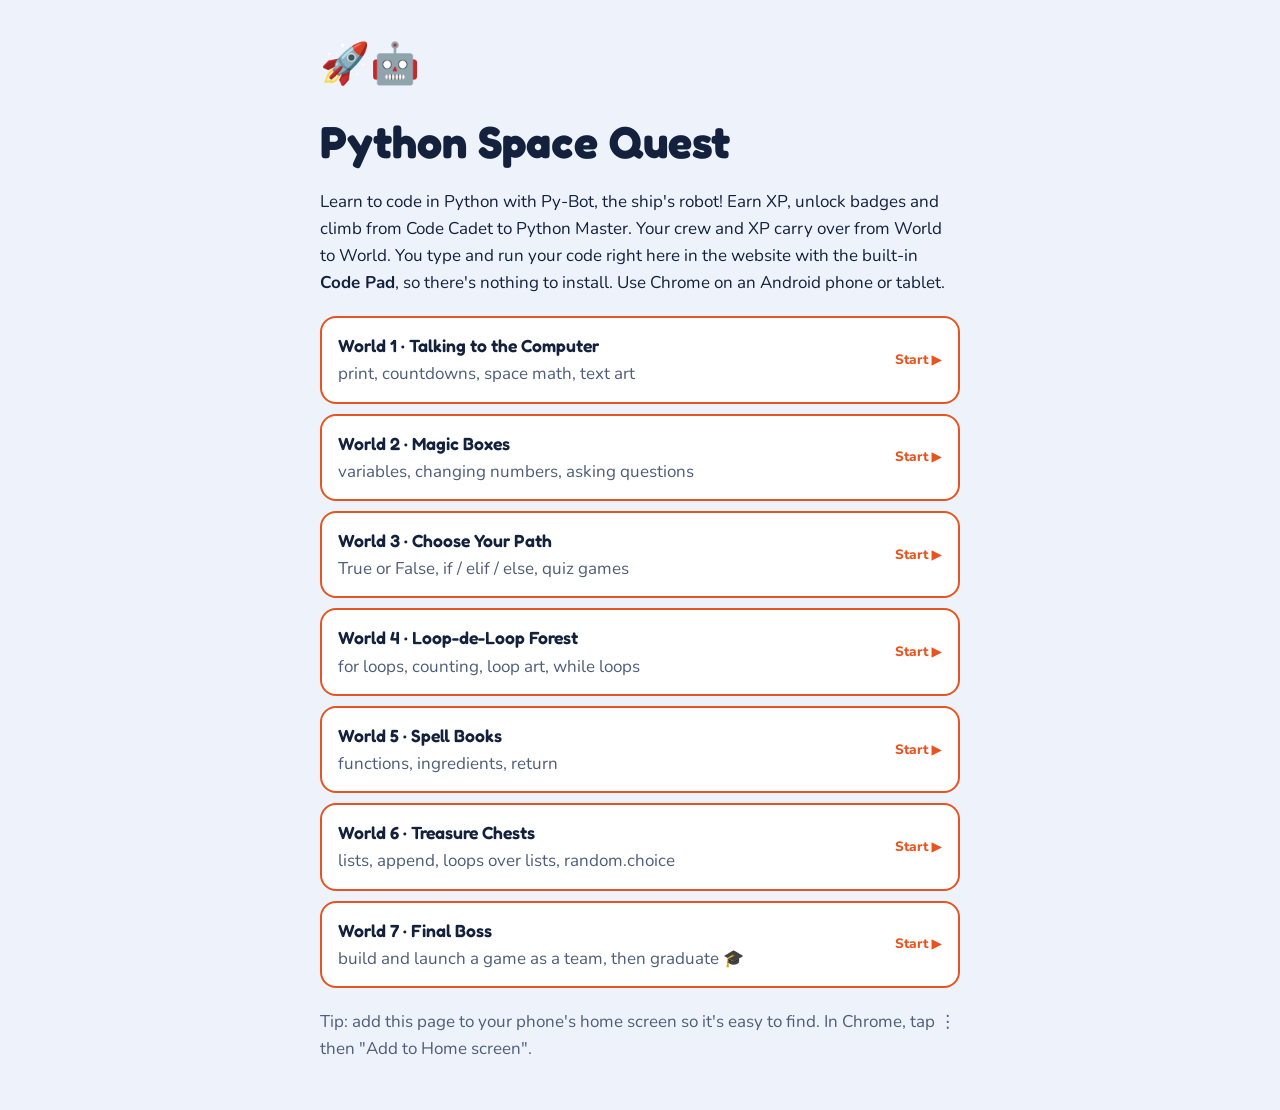
<file: index.html>
<!doctype html>
<html lang="en">
<head>
<meta charset="utf-8">
<meta name="viewport" content="width=device-width, initial-scale=1, interactive-widget=resizes-content">
<link rel="icon" href="assets/logo.svg" type="image/svg+xml">
<link rel="apple-touch-icon" href="assets/logo-180.png">
<title>Python Space Quest</title>
<link rel="stylesheet" href="https://fonts.googleapis.com/css2?family=Fredoka:wght@600;700&family=Nunito:wght@400;700;800&display=swap">
<style>
:root{--bg:#eef3fb;--surface:#fff;--ink:#14213d;--muted:#4f5d78;--line:#cdd8ea;--accent:#e8541f;--ok:#1d8a5b}
@media (prefers-color-scheme: dark){:root{--bg:#0a1124;--surface:#131c37;--ink:#e7edff;--muted:#a3b0cf;--line:#2a3760;--accent:#ff7a45;--ok:#4fd39a;color-scheme:dark}}
*{box-sizing:border-box}
body{margin:0;background:var(--bg);color:var(--ink);font-family:"Nunito",system-ui,sans-serif;font-size:17px;line-height:1.6;padding:32px max(16px,env(safe-area-inset-right,0px)) 48px max(16px,env(safe-area-inset-left,0px))}
.wrap{max-width:640px;margin:0 auto;display:flex;flex-direction:column;gap:20px}
h1{font-family:"Fredoka",system-ui,sans-serif;font-size:clamp(2rem,8vw,2.8rem);line-height:1.15;margin:0}
p{margin:0}
.muted{color:var(--muted)}
ol{list-style:none;margin:0;padding:0;display:flex;flex-direction:column;gap:10px}
li a,li span.soon{display:flex;justify-content:space-between;align-items:center;gap:12px;padding:14px 16px;border:2px solid var(--line);border-radius:16px;background:var(--surface);color:var(--ink);text-decoration:none}
li a{border-color:var(--accent)}
li a:hover,li a:focus-visible{outline:3px solid var(--accent);outline-offset:2px}
.name{font-family:"Fredoka",system-ui,sans-serif;font-weight:600;font-size:1.1rem}
.tag{font-weight:800;font-size:.85rem;white-space:nowrap}
li a .tag{color:var(--accent)}
li span.soon{opacity:.6}
</style>
</head>
<body>
<main class="wrap">
  <p style="font-size:2.5rem" aria-hidden="true">🚀🤖</p>
  <h1>Python Space Quest</h1>
  <p>Learn to code in Python with Py-Bot, the ship's robot! Earn XP, unlock badges and climb from Code Cadet to Python Master. Your crew and XP carry over from World to World. You type and run your code right here in the website with the built-in <b>Code Pad</b>, so there's nothing to install. Use Chrome on an Android phone or tablet.</p>
  <ol>
    <li><a href="world1.html"><span><span class="name">World 1 · Talking to the Computer</span><br><span class="muted">print, countdowns, space math, text art</span></span><span class="tag">Start ▶</span></a></li>
    <li><a href="world2.html"><span><span class="name">World 2 · Magic Boxes</span><br><span class="muted">variables, changing numbers, asking questions</span></span><span class="tag">Start ▶</span></a></li>
    <li><a href="world3.html"><span><span class="name">World 3 · Choose Your Path</span><br><span class="muted">True or False, if / elif / else, quiz games</span></span><span class="tag">Start ▶</span></a></li>
    <li><a href="world4.html"><span><span class="name">World 4 · Loop-de-Loop Forest</span><br><span class="muted">for loops, counting, loop art, while loops</span></span><span class="tag">Start ▶</span></a></li>
    <li><a href="world5.html"><span><span class="name">World 5 · Spell Books</span><br><span class="muted">functions, ingredients, return</span></span><span class="tag">Start ▶</span></a></li>
    <li><a href="world6.html"><span><span class="name">World 6 · Treasure Chests</span><br><span class="muted">lists, append, loops over lists, random.choice</span></span><span class="tag">Start ▶</span></a></li>
    <li><a href="world7.html"><span><span class="name">World 7 · Final Boss</span><br><span class="muted">build and launch a game as a team, then graduate 🎓</span></span><span class="tag">Start ▶</span></a></li>
  </ol>
  <p class="muted">Tip: add this page to your phone's home screen so it's easy to find. In Chrome, tap ⋮ then "Add to Home screen".</p>
</main>
</body>
</html>
</file>
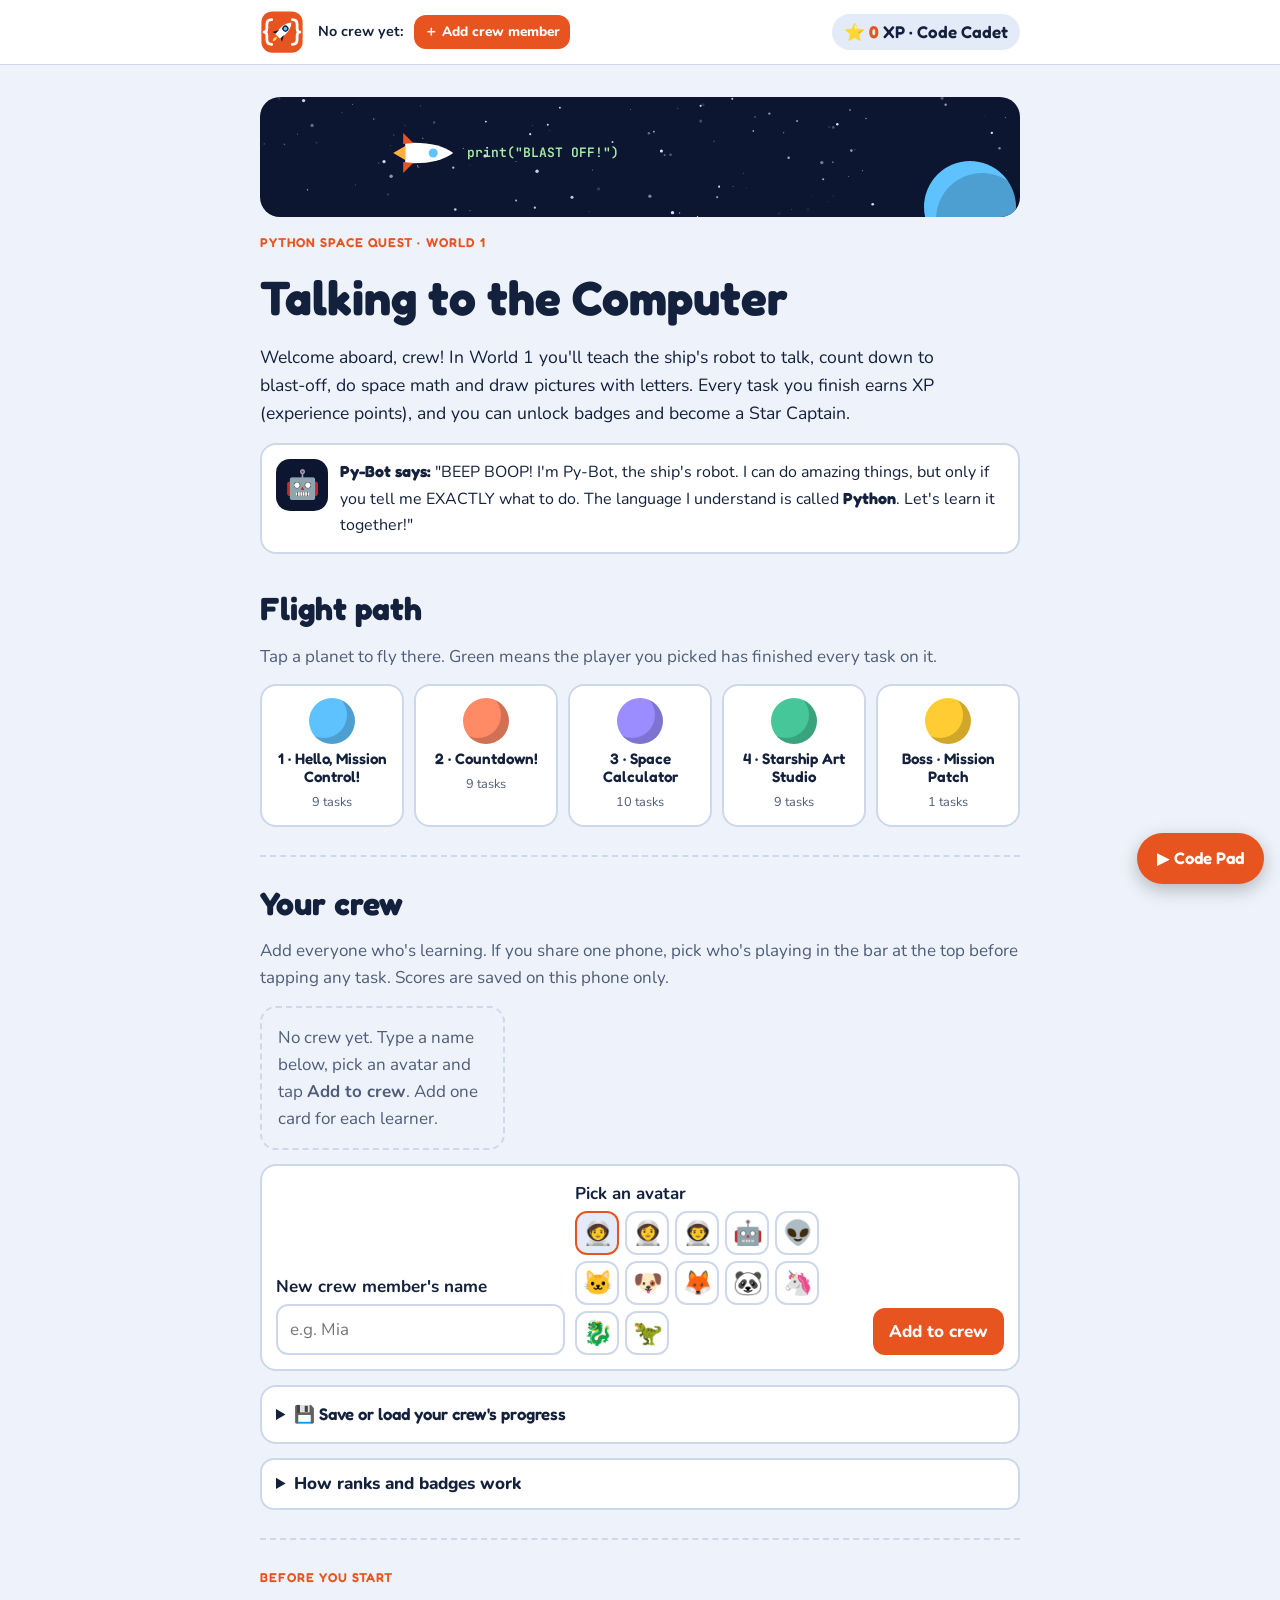
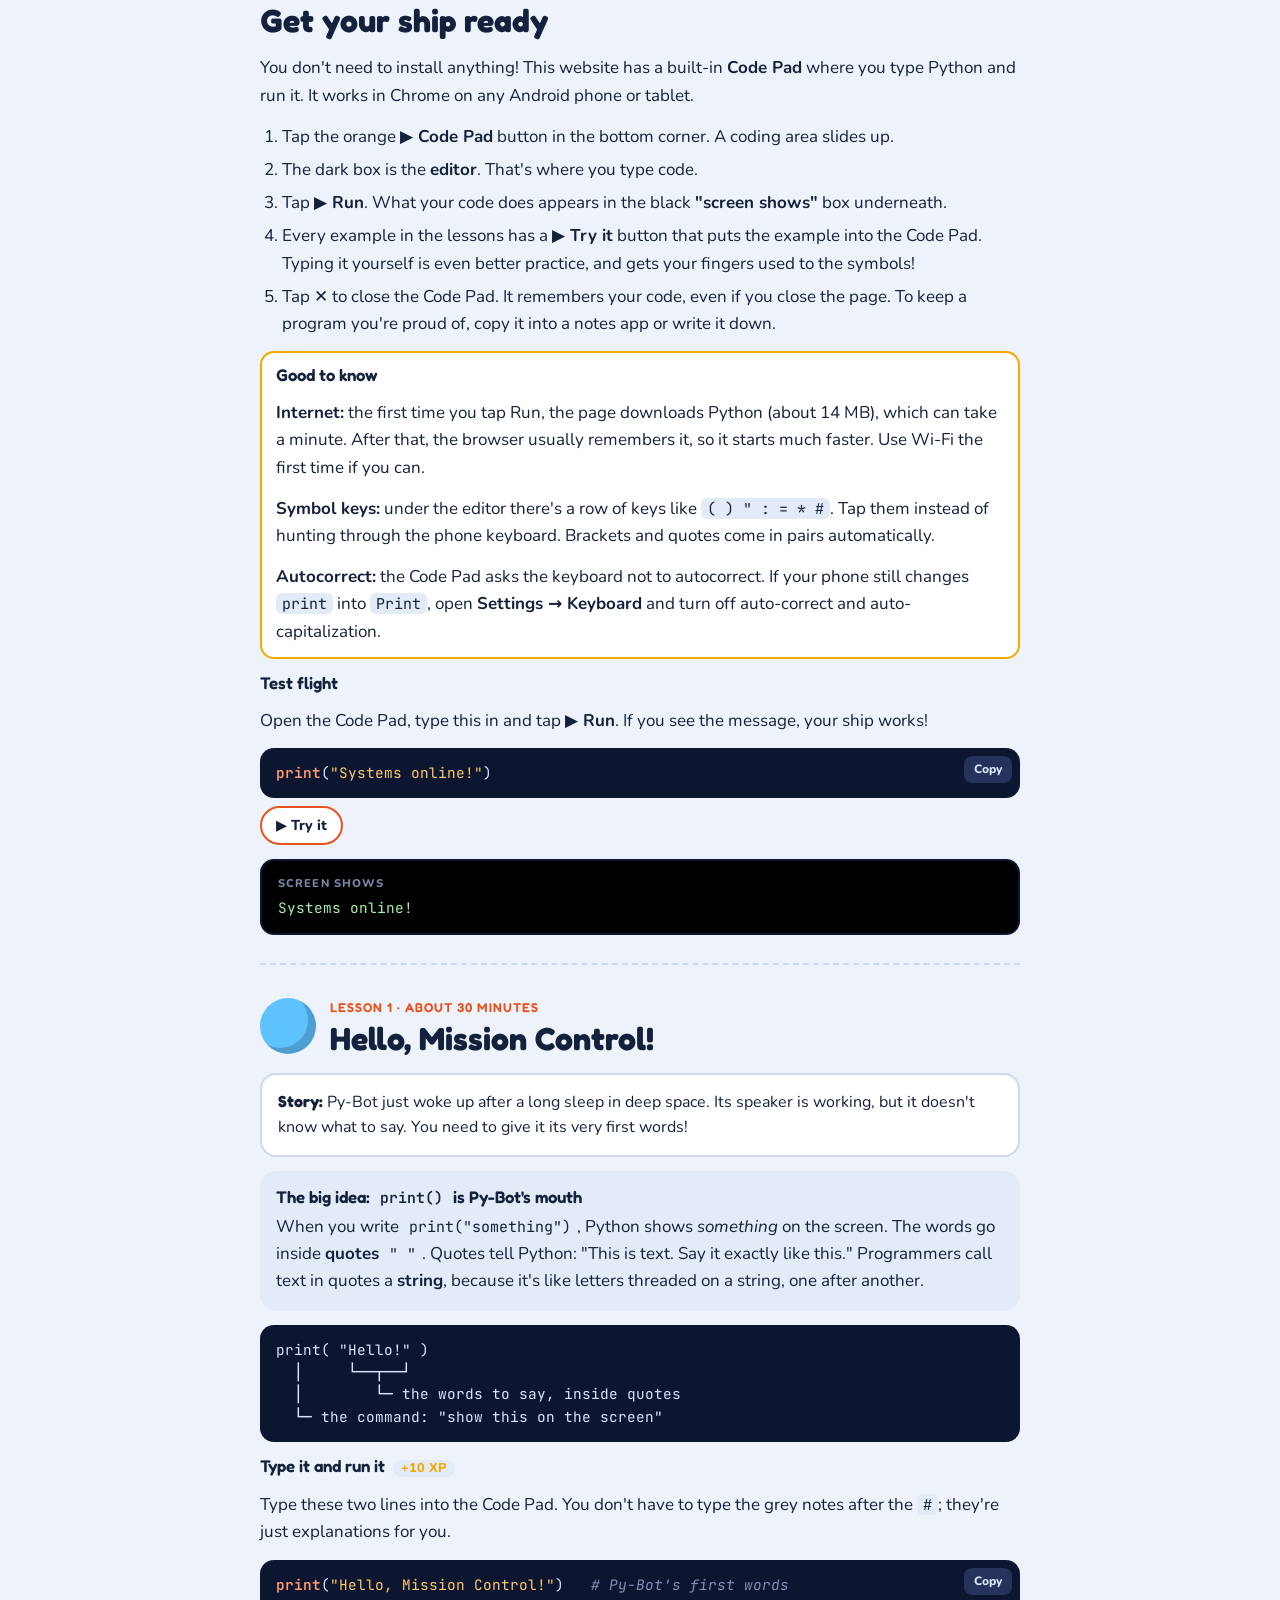
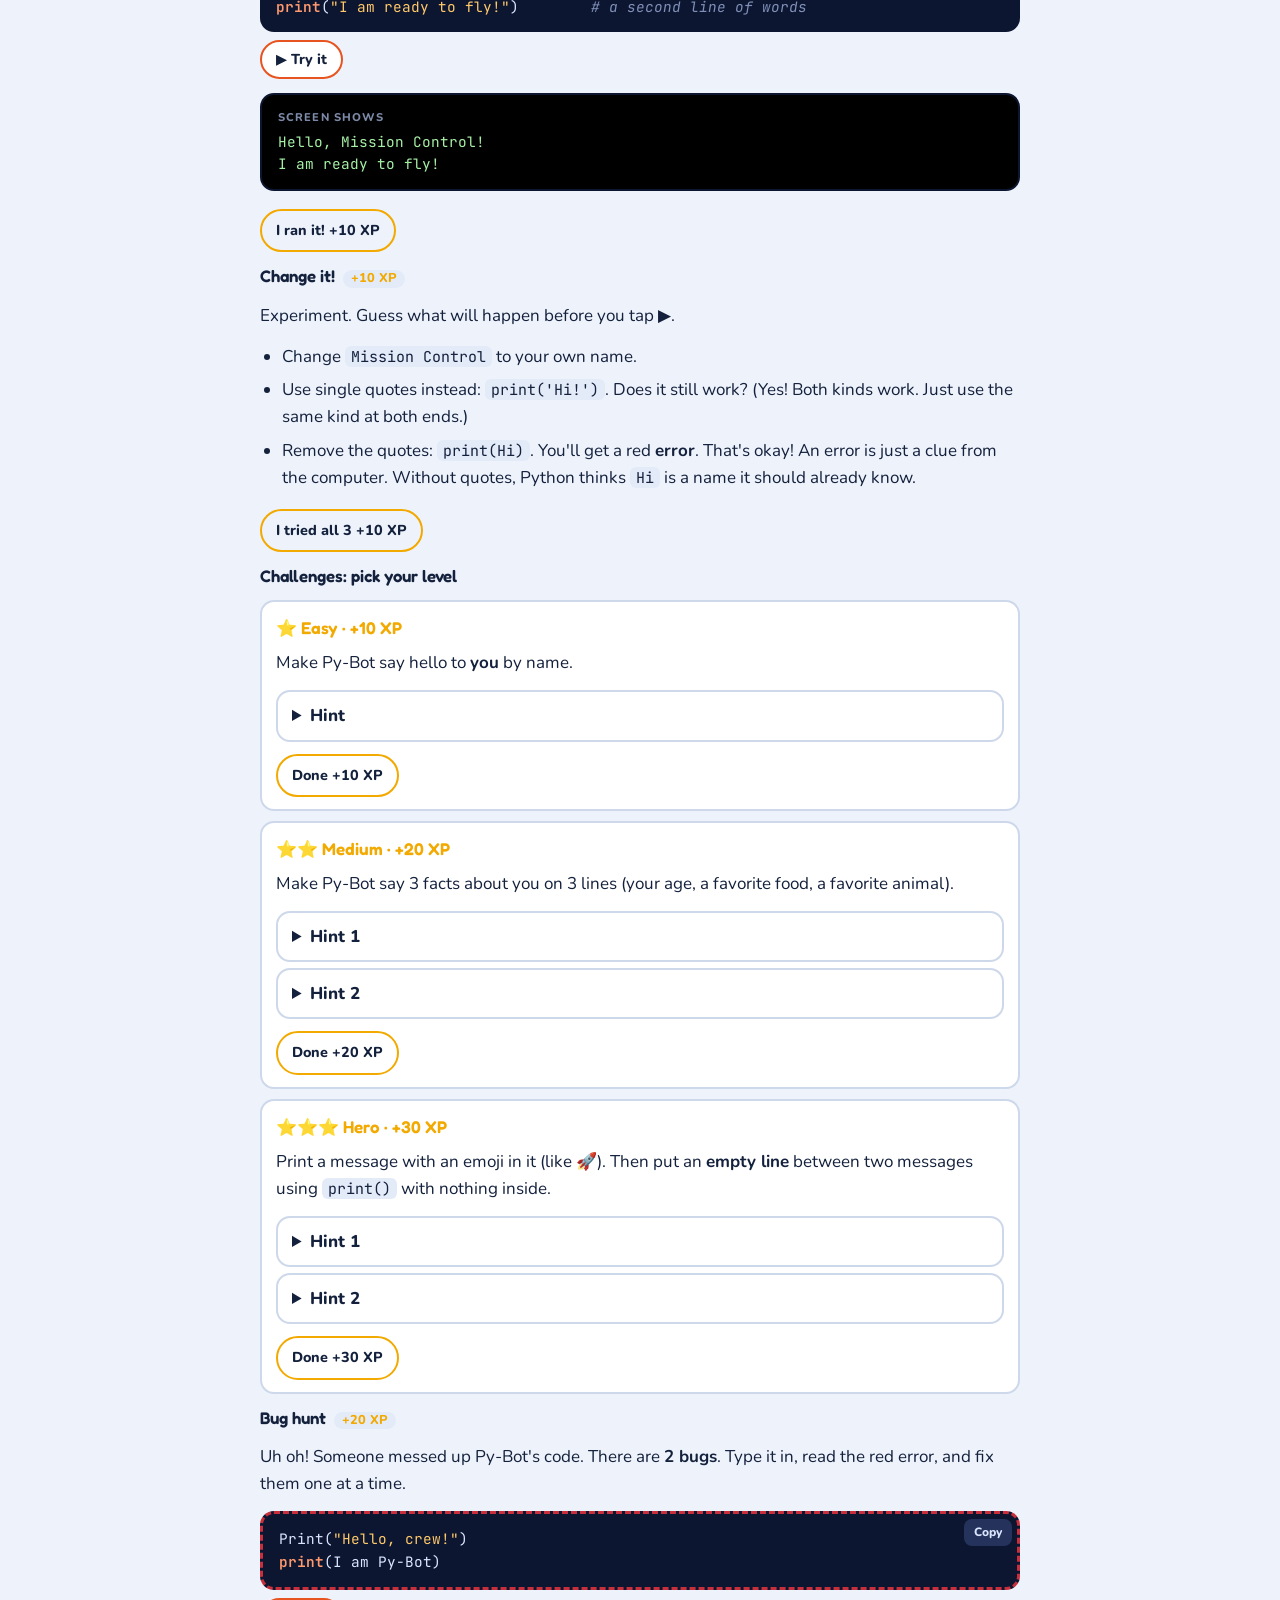
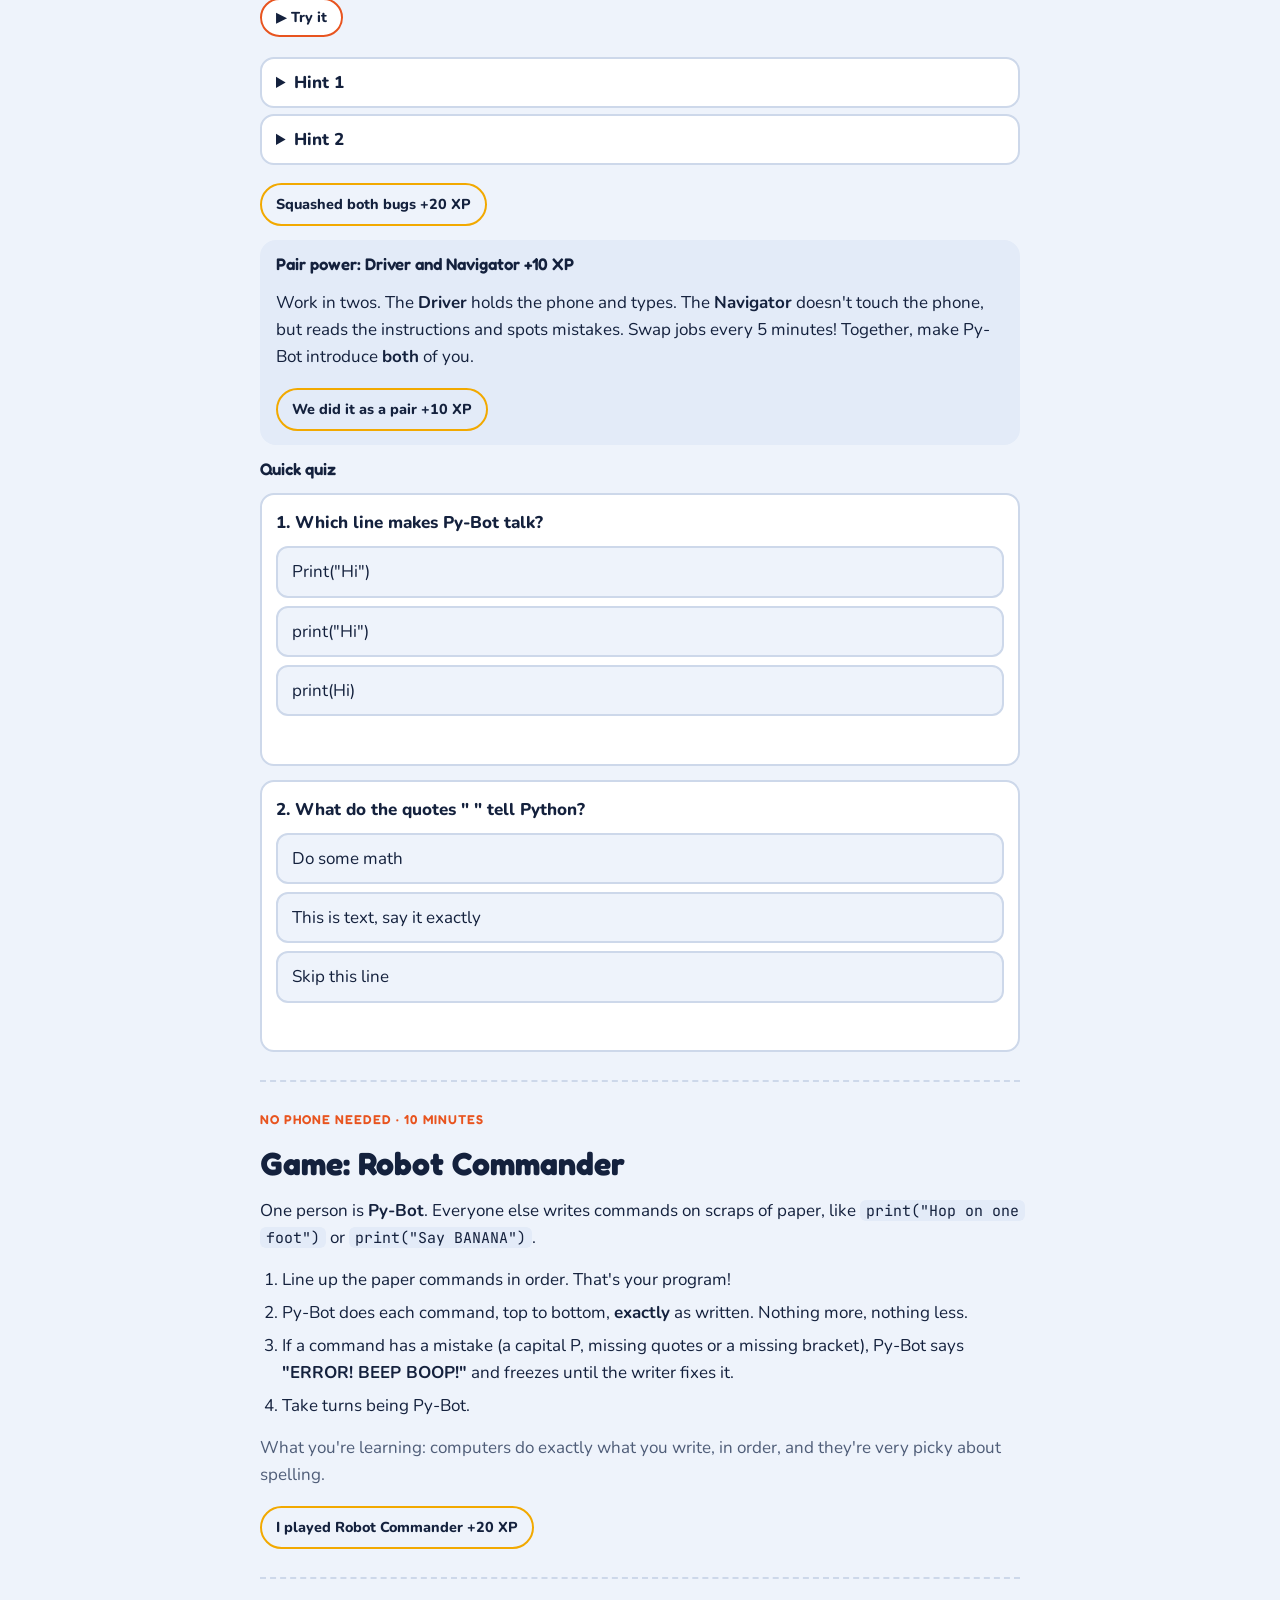
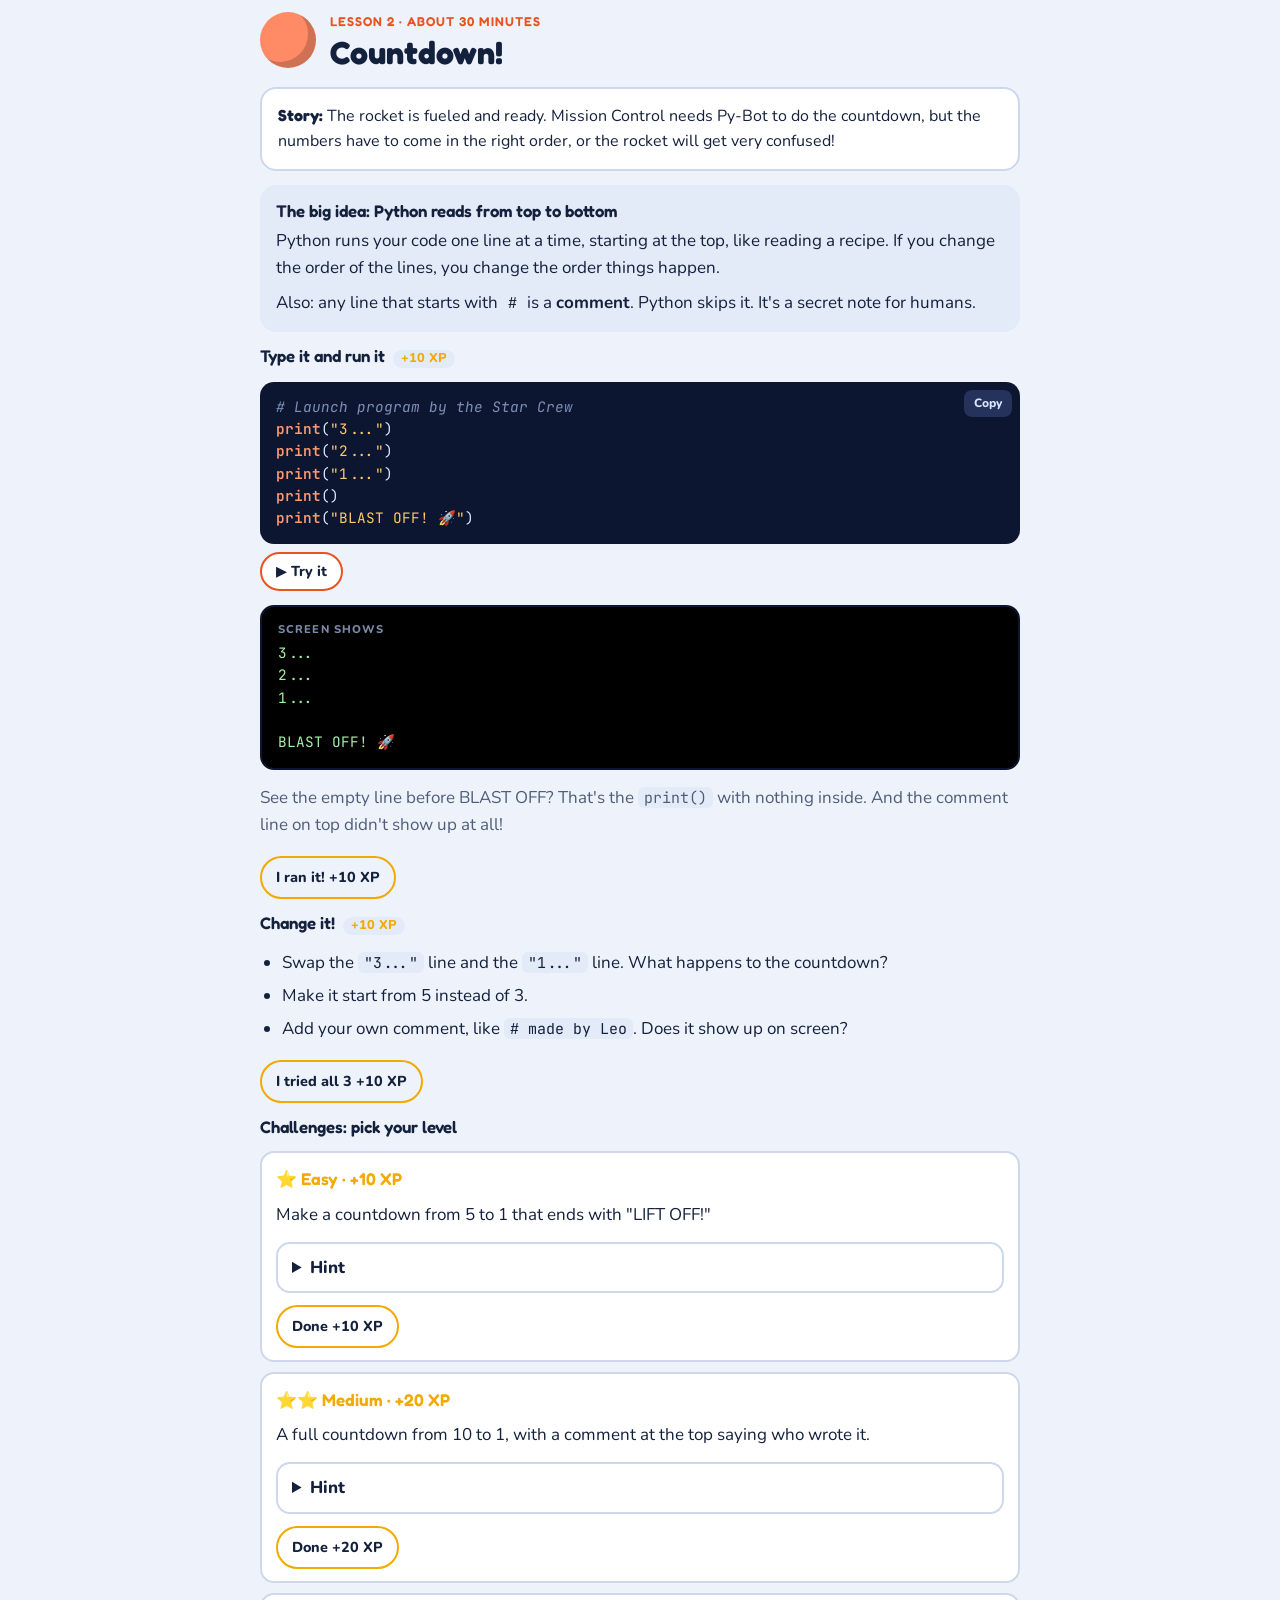
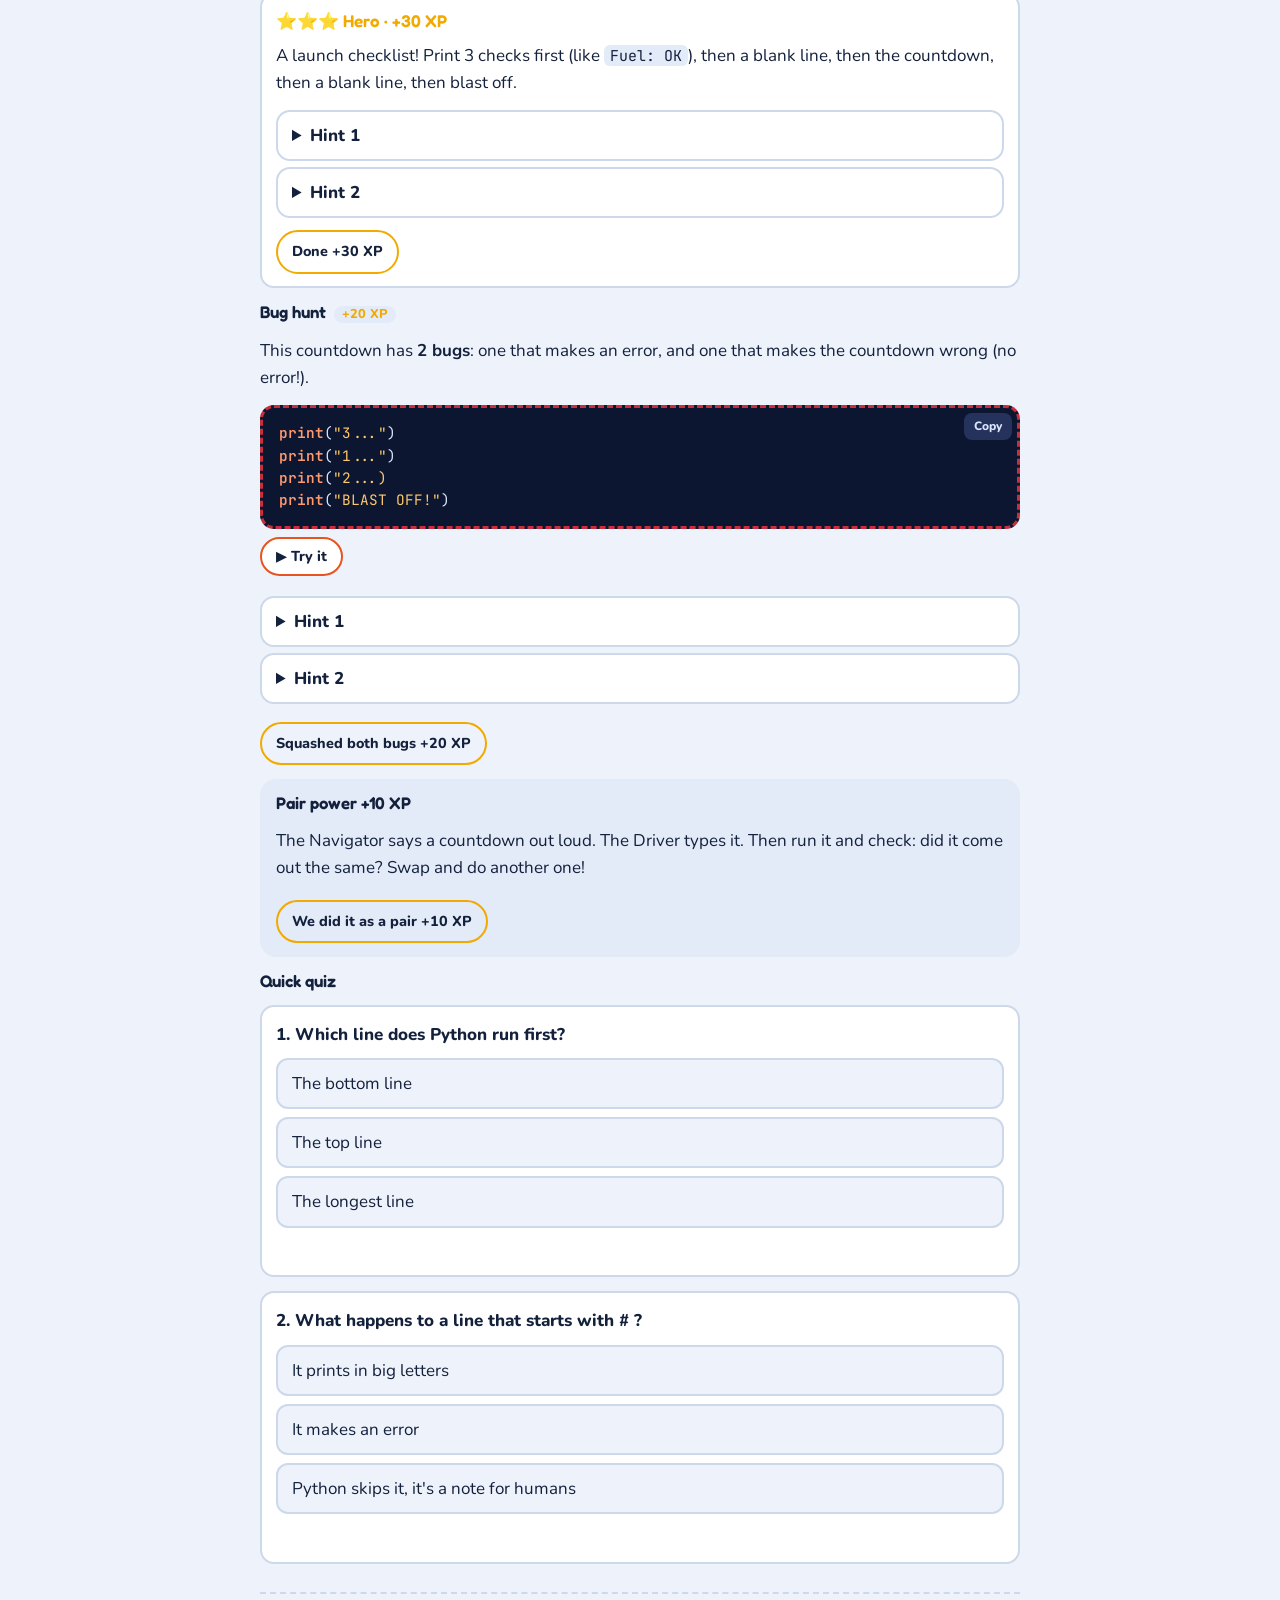
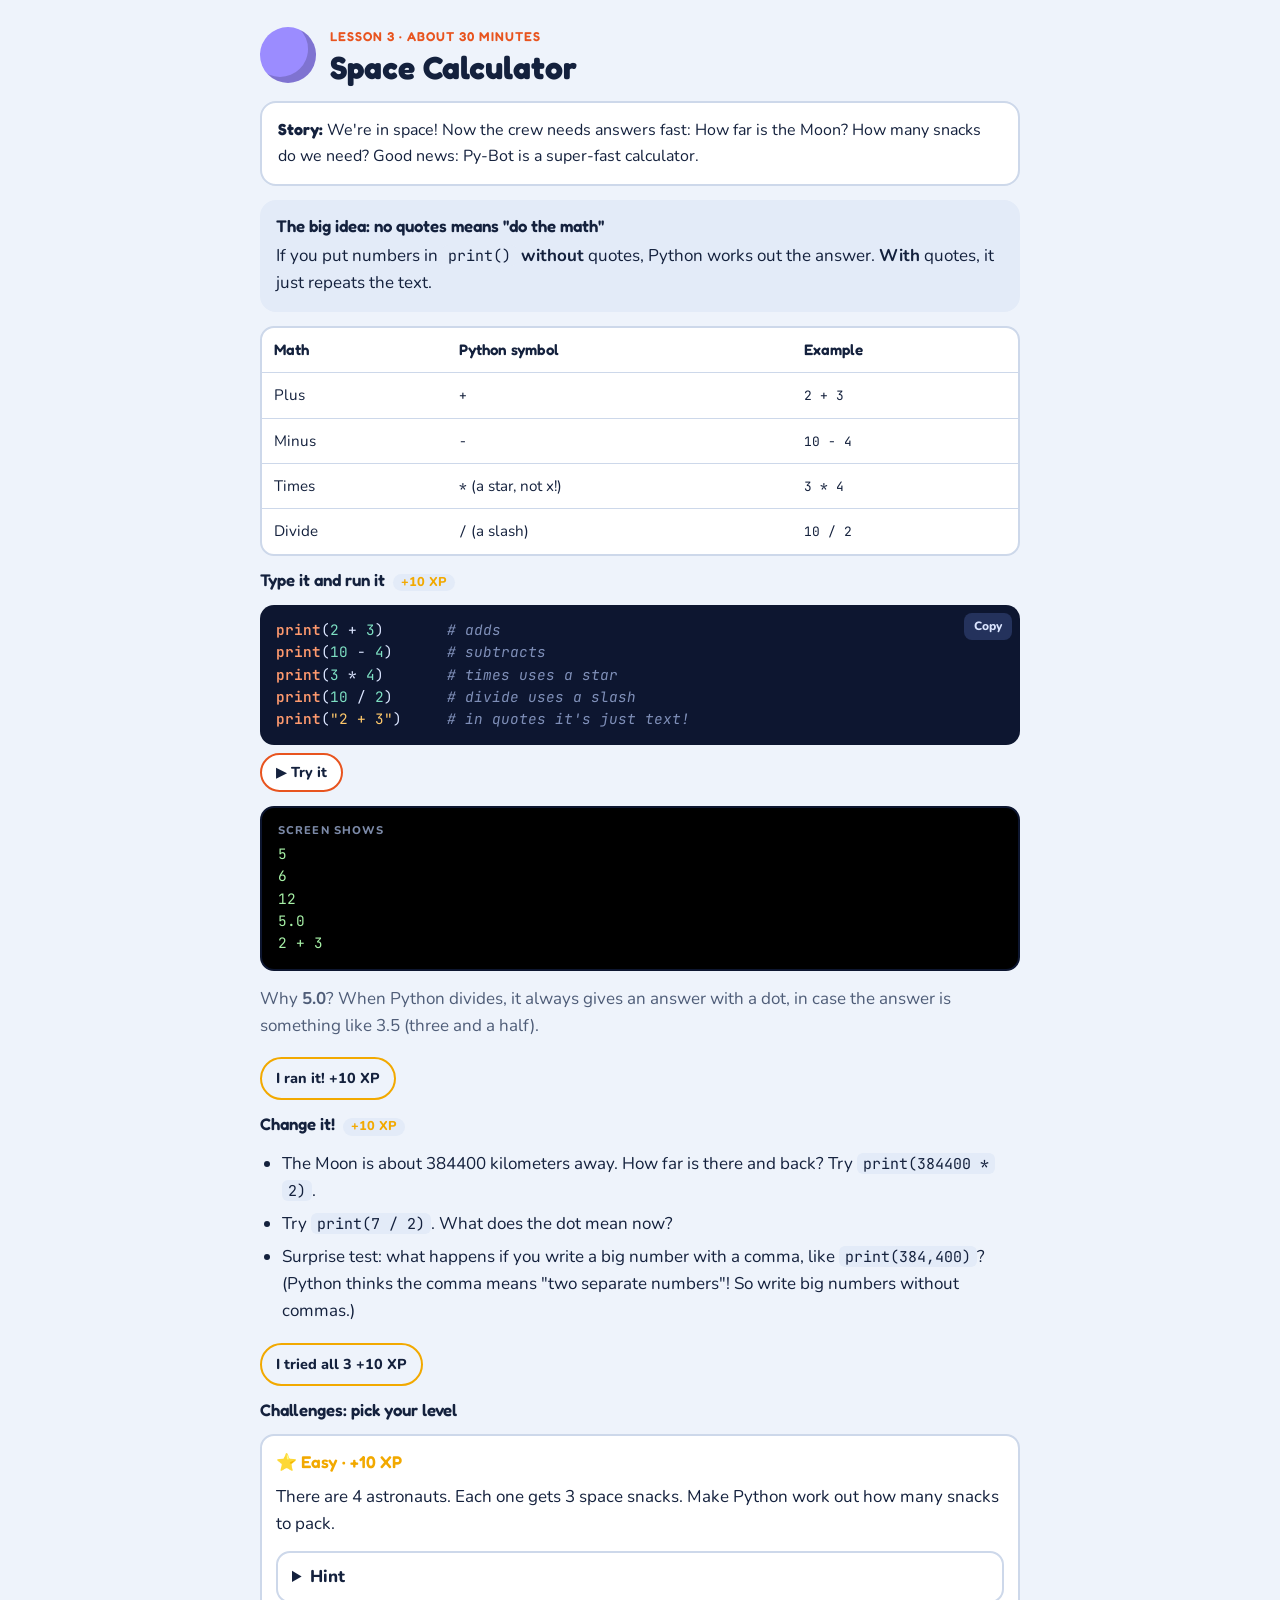
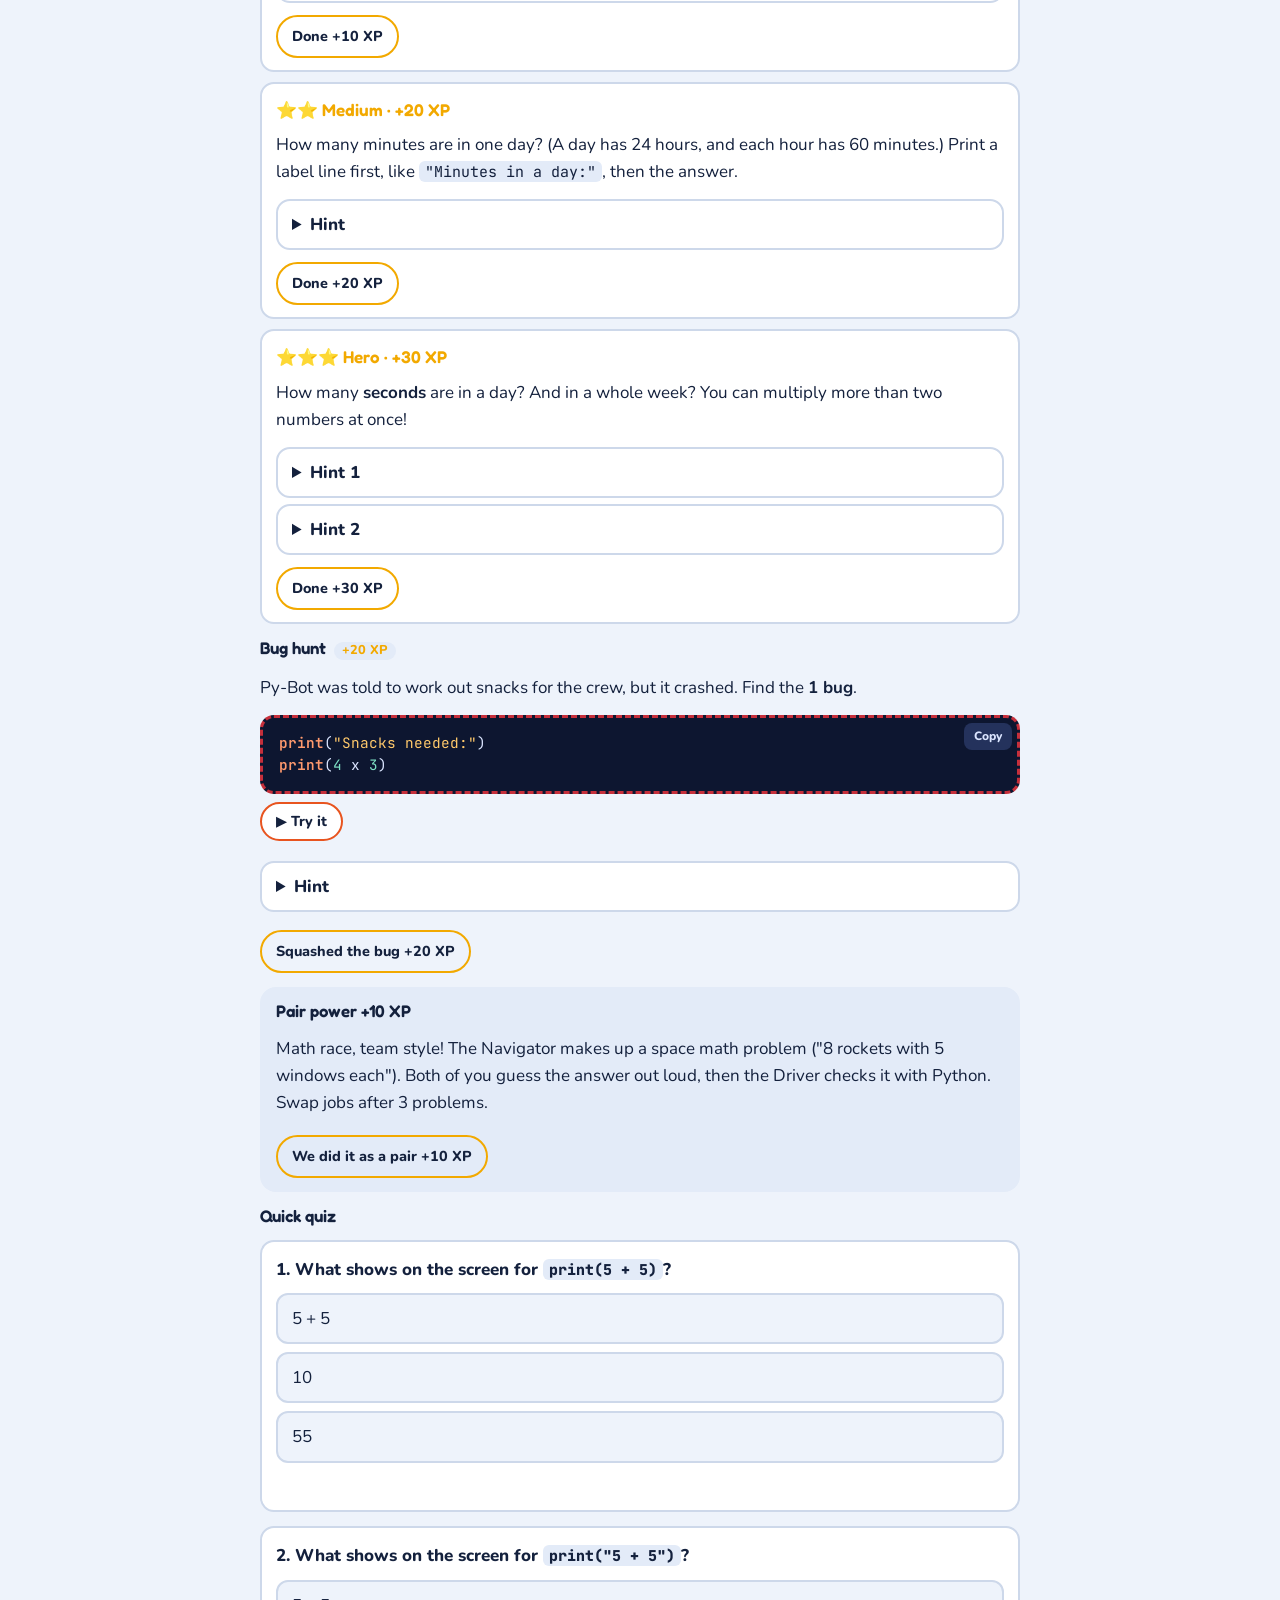
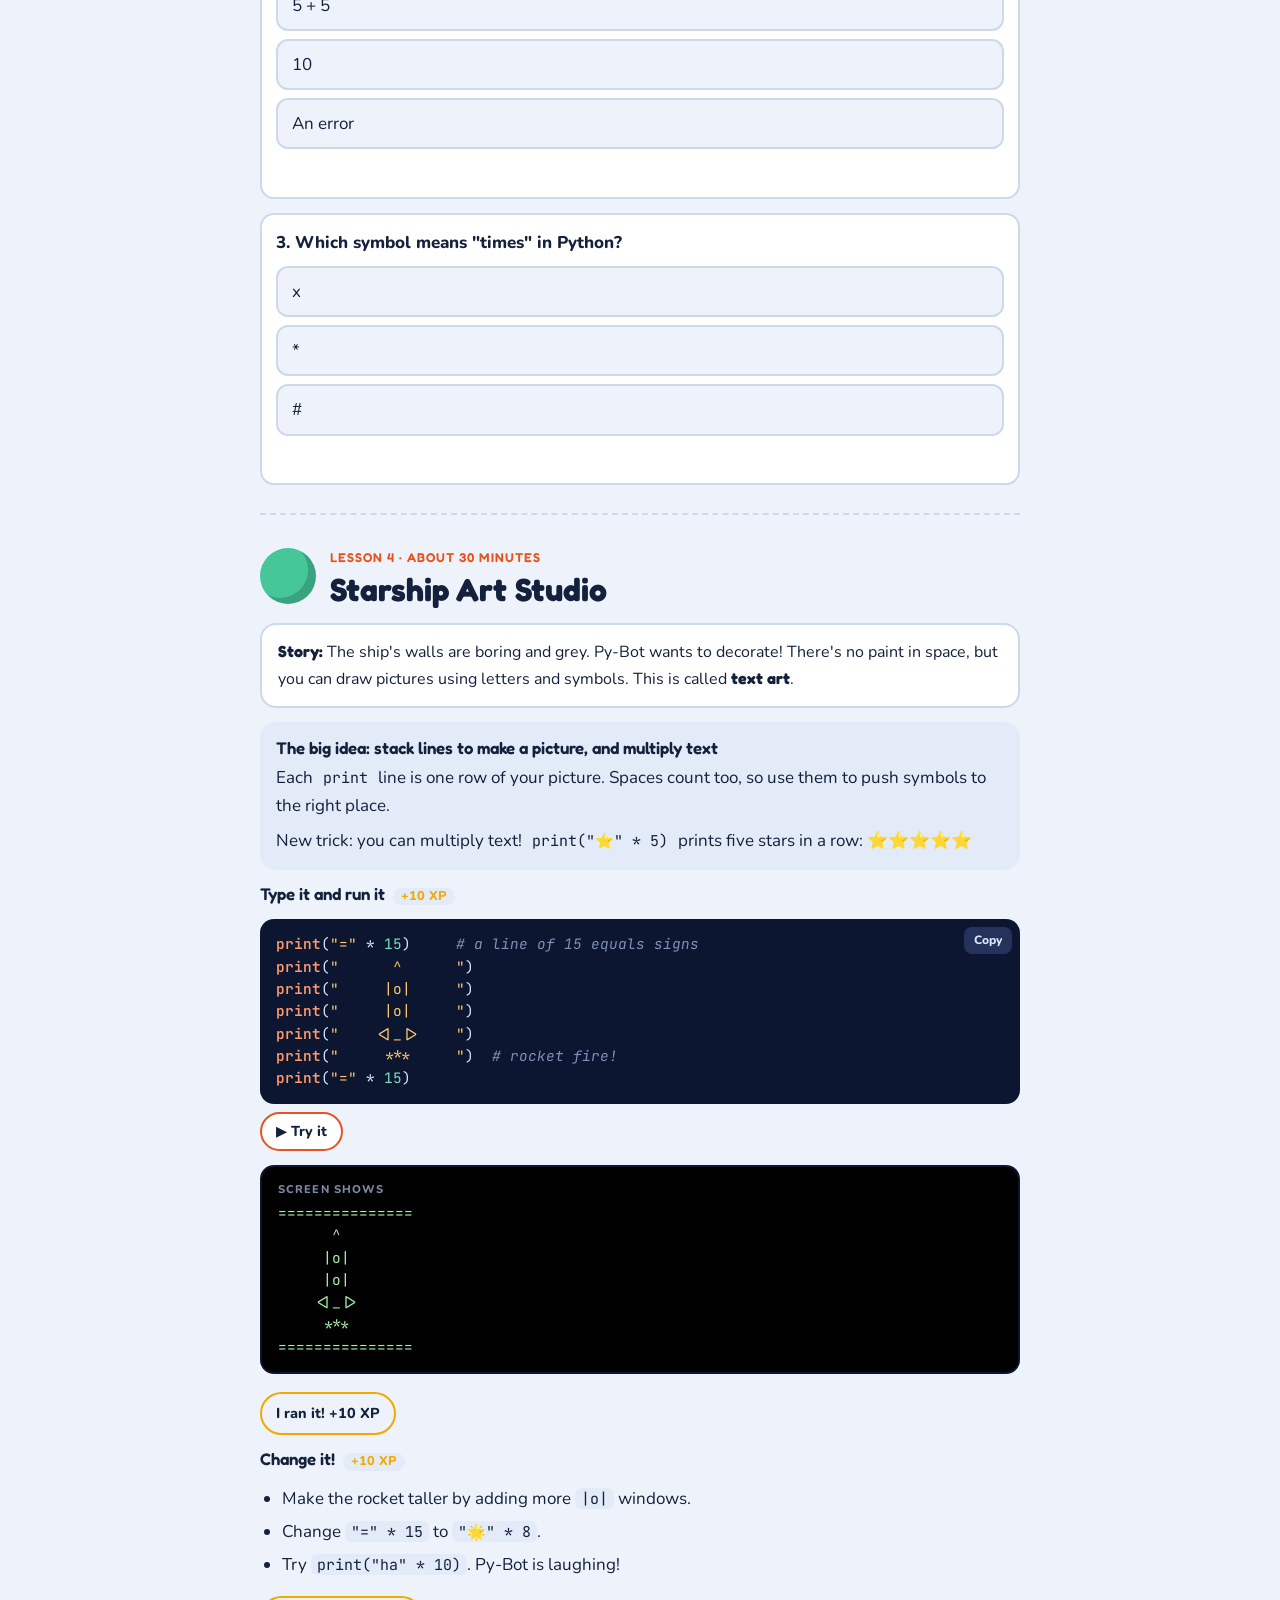
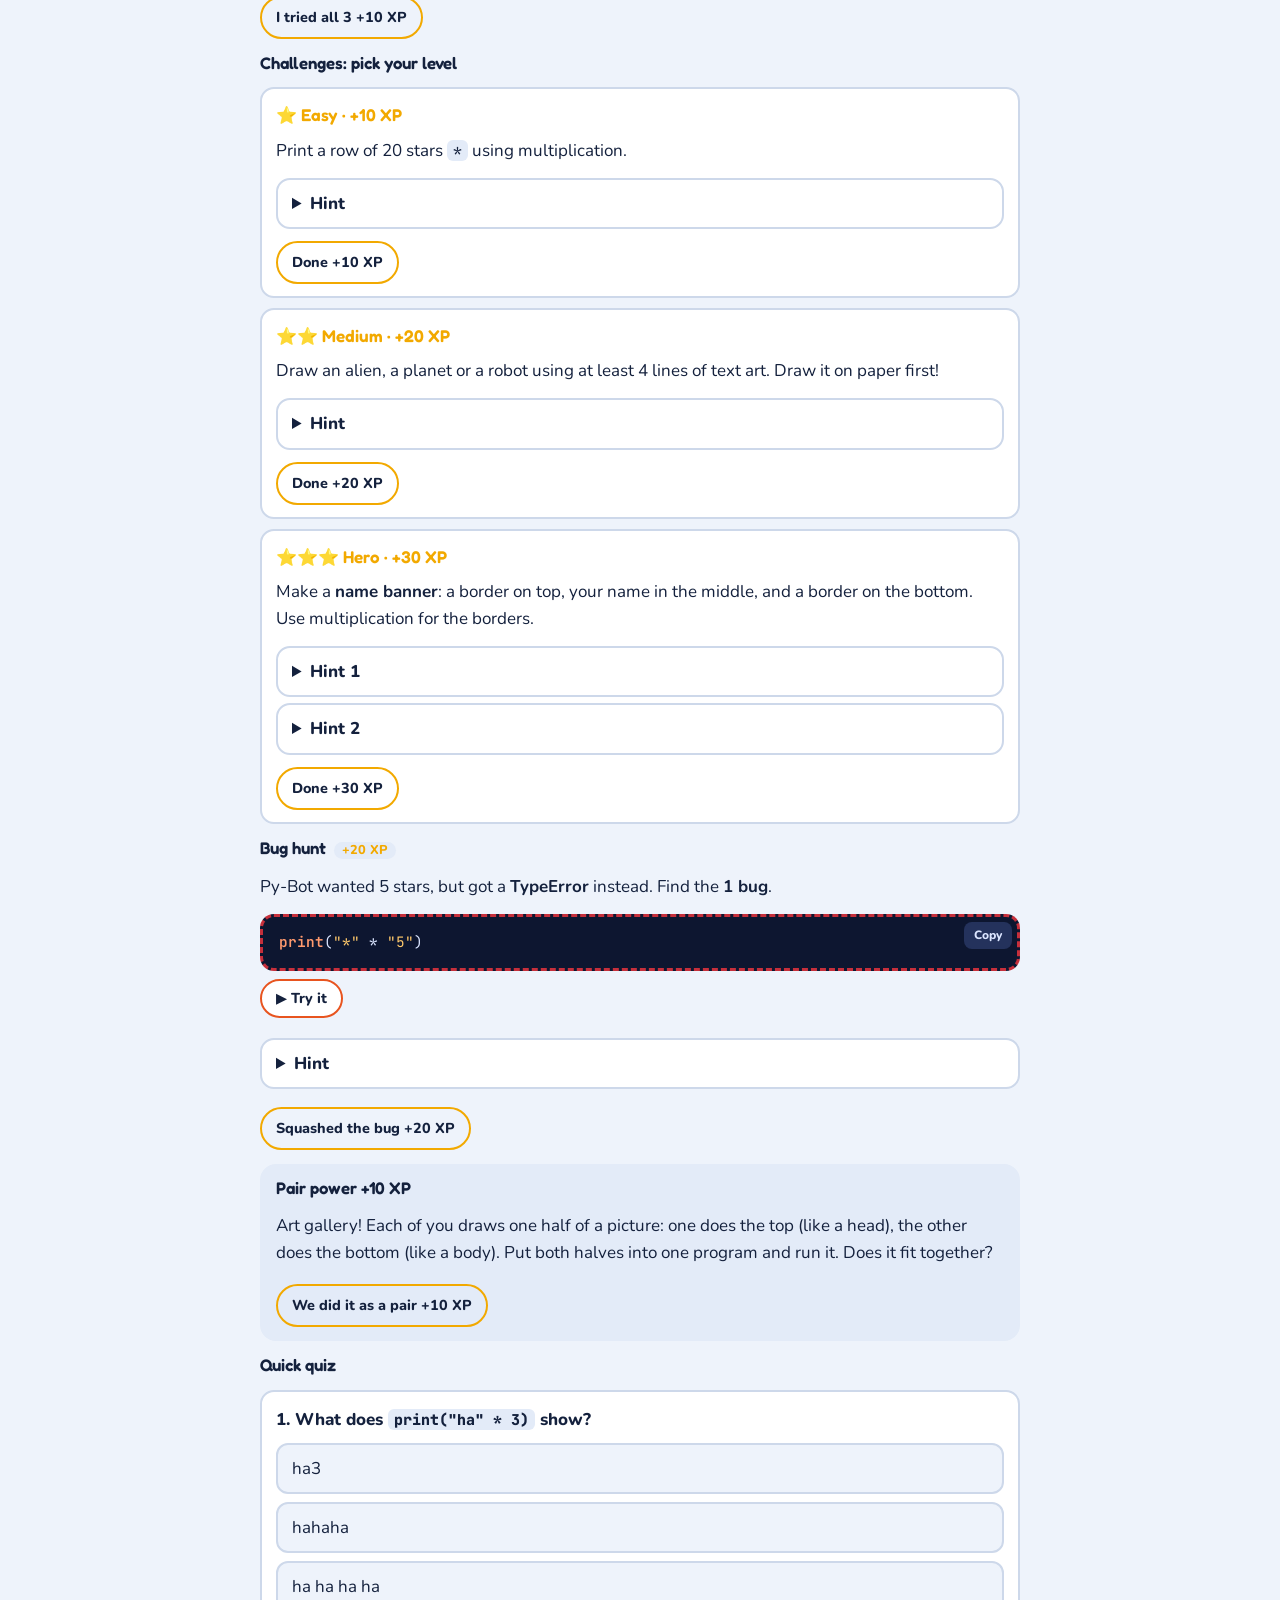
<file: world1.html>
<!doctype html>
<html lang="en">
<head>
<meta charset="utf-8">
<meta name="viewport" content="width=device-width, initial-scale=1, viewport-fit=cover, interactive-widget=resizes-content">
<link rel="icon" href="assets/logo.svg" type="image/svg+xml">
<link rel="apple-touch-icon" href="assets/logo-180.png">
<title>Python Space Quest: World 1</title>
<meta name="claude:viewport-fit-sides" content="cover">
<link rel="preconnect" href="https://fonts.googleapis.com">
<link rel="stylesheet" href="https://fonts.googleapis.com/css2?family=Fredoka:wght@500;600;700&family=Nunito:wght@400;600;700;800&family=JetBrains+Mono:wght@400;600&display=swap">
<link rel="stylesheet" href="assets/quest.css">
</head>
<body>

<div class="crewbar">
  <div class="wrap">
    <a class="home-link" href="index.html" aria-label="Home: all Worlds" title="Home"><img src="assets/logo.svg" alt="" width="44" height="44"></a>
    <div class="who">
      <label for="active-player">Who's playing?</label>
      <select id="active-player" aria-label="Choose the crew member who is playing"></select>
    </div>
    <span class="xp-pill" id="xp-pill">⭐ <b>0</b> XP</span>
  </div>
</div>

<div class="wrap">

<header class="hero">
  <div class="hero-art" aria-hidden="true"><canvas id="stars"></canvas></div>
  <span class="eyebrow">Python Space Quest · World 1</span>
  <h1>Talking to the Computer</h1>
  <p class="lead">Welcome aboard, crew! In World 1 you'll teach the ship's robot to talk, count down to blast-off, do space math and draw pictures with letters. Every task you finish earns XP (experience points), and you can unlock badges and become a Star Captain.</p>
  <div class="buddy">
    <div class="face" aria-hidden="true">🤖</div>
    <p><b>Py-Bot says:</b> "BEEP BOOP! I'm Py-Bot, the ship's robot. I can do amazing things, but only if you tell me EXACTLY what to do. The language I understand is called <b>Python</b>. Let's learn it together!"</p>
  </div>
</header>

<!-- MAP -->
<section id="map" aria-labelledby="map-h">
  <div class="stack">
    <h2 id="map-h">Flight path</h2>
    <p class="muted">Tap a planet to fly there. Green means the player you picked has finished every task on it.</p>
    <nav class="map" id="map-nav">
      <a class="station" href="#lesson-1" data-lesson="l1"><div class="planet p1"></div><span class="name">1 · Hello, Mission Control!</span><span class="prog"></span></a>
      <a class="station" href="#lesson-2" data-lesson="l2"><div class="planet p2"></div><span class="name">2 · Countdown!</span><span class="prog"></span></a>
      <a class="station" href="#lesson-3" data-lesson="l3"><div class="planet p3"></div><span class="name">3 · Space Calculator</span><span class="prog"></span></a>
      <a class="station" href="#lesson-4" data-lesson="l4"><div class="planet p4"></div><span class="name">4 · Starship Art Studio</span><span class="prog"></span></a>
      <a class="station" href="#boss" data-lesson="boss"><div class="planet p5"></div><span class="name">Boss · Mission Patch</span><span class="prog"></span></a>
    </nav>
  </div>
</section>

<!-- CREW -->
<section id="crew" aria-labelledby="crew-h">
  <div class="stack">
    <h2 id="crew-h">Your crew</h2>
    <p class="muted">Add everyone who's learning. If you share one phone, pick who's playing in the bar at the top before tapping any task. Scores are saved on this phone only.</p>
    <div class="crew-list" id="crew-list"></div>
    <form class="card add-form" id="add-form" autocomplete="off">
      <div class="field">
        <label for="new-name"><b>New crew member's name</b></label>
        <input id="new-name" maxlength="20" placeholder="e.g. Mia" required>
      </div>
      <div class="field">
        <span><b>Pick an avatar</b></span>
        <div class="avatar-pick" id="avatar-pick" role="group" aria-label="Avatar"></div>
      </div>
      <button class="btn" type="submit">Add to crew</button>
    </form>
    <details>
      <summary>How ranks and badges work</summary>
      <div class="stack">
        <div class="tablewrap"><table id="rank-table"><tr><th>Rank</th><th>Total XP needed (all Worlds)</th></tr></table></div>
        <div class="tablewrap"><table id="badge-table"><tr><th>Badge</th><th>How to get it</th></tr></table></div>
      </div>
    </details>
  </div>
</section>

<!-- SETUP -->
<section id="setup" aria-labelledby="setup-h">
  <div class="stack">
    <span class="eyebrow">Before you start</span>
    <h2 id="setup-h">Get your ship ready</h2>
    <p>You don't need to install anything! This website has a built-in <b>Code Pad</b> where you type Python and run it. It works in Chrome on any Android phone or tablet.</p>
    <ol class="list">
      <li>Tap the orange <b>▶ Code Pad</b> button in the bottom corner. A coding area slides up.</li>
      <li>The dark box is the <b>editor</b>. That's where you type code.</li>
      <li>Tap <b>▶ Run</b>. What your code does appears in the black <b>"screen shows"</b> box underneath.</li>
      <li>Every example in the lessons has a <b>▶ Try it</b> button that puts the example into the Code Pad. Typing it yourself is even better practice, and gets your fingers used to the symbols!</li>
      <li>Tap <b>✕</b> to close the Code Pad. It remembers your code, even if you close the page. To keep a program you're proud of, copy it into a notes app or write it down.</li>
    </ol>
    <div class="callout stack">
      <h4>Good to know</h4>
      <p><b>Internet:</b> the first time you tap Run, the page downloads Python (about 14 MB), which can take a minute. After that, the browser usually remembers it, so it starts much faster. Use Wi-Fi the first time if you can.</p>
      <p><b>Symbol keys:</b> under the editor there's a row of keys like <code class="inl">( ) " : = * #</code>. Tap them instead of hunting through the phone keyboard. Brackets and quotes come in pairs automatically.</p>
      <p><b>Autocorrect:</b> the Code Pad asks the keyboard not to autocorrect. If your phone still changes <code class="inl">print</code> into <code class="inl">Print</code>, open <b>Settings → Keyboard</b> and turn off auto-correct and auto-capitalization.</p>
    </div>
    <div class="step stack">
      <h4>Test flight</h4>
      <p>Open the Code Pad, type this in and tap <b>▶ Run</b>. If you see the message, your ship works!</p>
      <div class="codebox"><pre class="code">print("Systems online!")</pre></div>
      <pre class="out">Systems online!</pre>
    </div>
  </div>
</section>

<!-- LESSON 1 -->
<section id="lesson-1" aria-labelledby="l1-h">
  <div class="stack">
    <div class="lesson-head"><div class="planet p1" aria-hidden="true"></div><div><span class="eyebrow">Lesson 1 · About 30 minutes</span><h2 id="l1-h">Hello, Mission Control!</h2></div></div>
    <p class="story"><b>Story:</b> Py-Bot just woke up after a long sleep in deep space. Its speaker is working, but it doesn't know what to say. You need to give it its very first words!</p>
    <div class="bigidea">
      <h4>The big idea: <code class="inl">print()</code> is Py-Bot's mouth</h4>
      <p>When you write <code class="inl">print("something")</code>, Python shows <i>something</i> on the screen. The words go inside <b>quotes</b> <code class="inl">" "</code>. Quotes tell Python: "This is text. Say it exactly like this." Programmers call text in quotes a <b>string</b>, because it's like letters threaded on a string, one after another.</p>
    </div>
    <pre class="code" aria-label="Diagram of a print line">print( "Hello!" )
  │     └──┬──┘
  │        └─ the words to say, inside quotes
  └─ the command: "show this on the screen"</pre>

    <div class="step stack">
      <h4>Type it and run it <span class="xp">+10 XP</span></h4>
      <p>Type these two lines into the Code Pad. You don't have to type the grey notes after the <code class="inl">#</code>; they're just explanations for you.</p>
      <div class="codebox"><pre class="code">print("Hello, Mission Control!")   # Py-Bot's first words
print("I am ready to fly!")        # a second line of words</pre></div>
      <pre class="out">Hello, Mission Control!
I am ready to fly!</pre>
      <div class="task-row"><button class="task" data-id="l1-try" data-xp="10">I ran it! +10 XP</button></div>
    </div>

    <div class="step stack">
      <h4>Change it! <span class="xp">+10 XP</span></h4>
      <p>Experiment. Guess what will happen before you tap ▶.</p>
      <ul class="list">
        <li>Change <code class="inl">Mission Control</code> to your own name.</li>
        <li>Use single quotes instead: <code class="inl">print('Hi!')</code>. Does it still work? (Yes! Both kinds work. Just use the same kind at both ends.)</li>
        <li>Remove the quotes: <code class="inl">print(Hi)</code>. You'll get a red <b>error</b>. That's okay! An error is just a clue from the computer. Without quotes, Python thinks <code class="inl">Hi</code> is a name it should already know.</li>
      </ul>
      <div class="task-row"><button class="task" data-id="l1-change" data-xp="10">I tried all 3 +10 XP</button></div>
    </div>

    <div class="step stack">
      <h4>Challenges: pick your level</h4>
      <div class="challenges">
        <div class="chal"><span class="lvl">⭐ Easy · +10 XP</span><p>Make Py-Bot say hello to <b>you</b> by name.</p>
          <div class="hints"><details><summary>Hint</summary><p>Copy the first line from above and change the words inside the quotes.</p></details></div>
          <div class="task-row"><button class="task" data-id="l1-c1" data-xp="10">Done +10 XP</button></div></div>
        <div class="chal"><span class="lvl">⭐⭐ Medium · +20 XP</span><p>Make Py-Bot say 3 facts about you on 3 lines (your age, a favorite food, a favorite animal).</p>
          <div class="hints"><details><summary>Hint 1</summary><p>Each line needs its own <code class="inl">print( )</code>.</p></details><details><summary>Hint 2</summary><p><code class="inl">print("My favorite food is pizza")</code></p></details></div>
          <div class="task-row"><button class="task" data-id="l1-c2" data-xp="20">Done +20 XP</button></div></div>
        <div class="chal"><span class="lvl">⭐⭐⭐ Hero · +30 XP</span><p>Print a message with an emoji in it (like 🚀). Then put an <b>empty line</b> between two messages using <code class="inl">print()</code> with nothing inside.</p>
          <div class="hints"><details><summary>Hint 1</summary><p>Emojis can go inside the quotes, just like letters.</p></details><details><summary>Hint 2</summary><p><code class="inl">print()</code> with nothing in the brackets prints a blank line.</p></details></div>
          <div class="task-row"><button class="task" data-id="l1-c3" data-xp="30">Done +30 XP</button></div></div>
      </div>
    </div>

    <div class="step stack">
      <h4>Bug hunt <span class="xp">+20 XP</span></h4>
      <p>Uh oh! Someone messed up Py-Bot's code. There are <b>2 bugs</b>. Type it in, read the red error, and fix them one at a time.</p>
      <div class="codebox"><pre class="code bad">Print("Hello, crew!")
print(I am Py-Bot)</pre></div>
      <div class="hints"><details><summary>Hint 1</summary><p>Python is picky about capital letters.</p></details><details><summary>Hint 2</summary><p>Words you want to say need something around them…</p></details></div>
      <div class="task-row"><button class="task" data-id="l1-bug" data-xp="20">Squashed both bugs +20 XP</button></div>
    </div>

    <div class="pair stack">
      <h4>Pair power: Driver and Navigator <span class="xp">+10 XP</span></h4>
      <p>Work in twos. The <b>Driver</b> holds the phone and types. The <b>Navigator</b> doesn't touch the phone, but reads the instructions and spots mistakes. Swap jobs every 5 minutes! Together, make Py-Bot introduce <b>both</b> of you.</p>
      <div class="task-row"><button class="task" data-id="l1-pair" data-xp="10">We did it as a pair +10 XP</button></div>
    </div>

    <div class="stack">
      <h4>Quick quiz</h4>
      <div class="quiz" data-id="l1-q1" data-xp="10" data-explain="Right! A small p, and quotes around the words.">
        <p class="q">1. Which line makes Py-Bot talk?</p>
        <div class="choices"><button>Print("Hi")</button><button data-ok>print("Hi")</button><button>print(Hi)</button></div>
        <p class="feedback" aria-live="polite"></p></div>
      <div class="quiz" data-id="l1-q2" data-xp="10" data-explain="Yes! Quotes mean: this is text, say it exactly.">
        <p class="q">2. What do the quotes " " tell Python?</p>
        <div class="choices"><button>Do some math</button><button data-ok>This is text, say it exactly</button><button>Skip this line</button></div>
        <p class="feedback" aria-live="polite"></p></div>
    </div>
  </div>
</section>

<!-- UNPLUGGED -->
<section id="unplugged" aria-labelledby="un-h">
  <div class="stack">
    <span class="eyebrow">No phone needed · 10 minutes</span>
    <h2 id="un-h">Game: Robot Commander</h2>
    <p>One person is <b>Py-Bot</b>. Everyone else writes commands on scraps of paper, like <code class="inl">print("Hop on one foot")</code> or <code class="inl">print("Say BANANA")</code>.</p>
    <ol class="list">
      <li>Line up the paper commands in order. That's your program!</li>
      <li>Py-Bot does each command, top to bottom, <b>exactly</b> as written. Nothing more, nothing less.</li>
      <li>If a command has a mistake (a capital P, missing quotes or a missing bracket), Py-Bot says <b>"ERROR! BEEP BOOP!"</b> and freezes until the writer fixes it.</li>
      <li>Take turns being Py-Bot.</li>
    </ol>
    <p class="muted">What you're learning: computers do exactly what you write, in order, and they're very picky about spelling.</p>
    <div class="task-row"><button class="task" data-id="un-play" data-xp="20">I played Robot Commander +20 XP</button></div>
  </div>
</section>

<!-- LESSON 2 -->
<section id="lesson-2" aria-labelledby="l2-h">
  <div class="stack">
    <div class="lesson-head"><div class="planet p2" aria-hidden="true"></div><div><span class="eyebrow">Lesson 2 · About 30 minutes</span><h2 id="l2-h">Countdown!</h2></div></div>
    <p class="story"><b>Story:</b> The rocket is fueled and ready. Mission Control needs Py-Bot to do the countdown, but the numbers have to come in the right order, or the rocket will get very confused!</p>
    <div class="bigidea">
      <h4>The big idea: Python reads from top to bottom</h4>
      <p>Python runs your code one line at a time, starting at the top, like reading a recipe. If you change the order of the lines, you change the order things happen.</p>
      <p style="margin-top:8px">Also: any line that starts with <code class="inl">#</code> is a <b>comment</b>. Python skips it. It's a secret note for humans.</p>
    </div>

    <div class="step stack">
      <h4>Type it and run it <span class="xp">+10 XP</span></h4>
      <div class="codebox"><pre class="code"># Launch program by the Star Crew
print("3...")
print("2...")
print("1...")
print()
print("BLAST OFF! 🚀")</pre></div>
      <pre class="out">3...
2...
1...

BLAST OFF! 🚀</pre>
      <p class="muted">See the empty line before BLAST OFF? That's the <code class="inl">print()</code> with nothing inside. And the comment line on top didn't show up at all!</p>
      <div class="task-row"><button class="task" data-id="l2-try" data-xp="10">I ran it! +10 XP</button></div>
    </div>

    <div class="step stack">
      <h4>Change it! <span class="xp">+10 XP</span></h4>
      <ul class="list">
        <li>Swap the <code class="inl">"3..."</code> line and the <code class="inl">"1..."</code> line. What happens to the countdown?</li>
        <li>Make it start from 5 instead of 3.</li>
        <li>Add your own comment, like <code class="inl"># made by Leo</code>. Does it show up on screen?</li>
      </ul>
      <div class="task-row"><button class="task" data-id="l2-change" data-xp="10">I tried all 3 +10 XP</button></div>
    </div>

    <div class="step stack">
      <h4>Challenges: pick your level</h4>
      <div class="challenges">
        <div class="chal"><span class="lvl">⭐ Easy · +10 XP</span><p>Make a countdown from 5 to 1 that ends with "LIFT OFF!"</p>
          <div class="hints"><details><summary>Hint</summary><p>You need 6 <code class="inl">print</code> lines: 5 numbers and 1 lift off.</p></details></div>
          <div class="task-row"><button class="task" data-id="l2-c1" data-xp="10">Done +10 XP</button></div></div>
        <div class="chal"><span class="lvl">⭐⭐ Medium · +20 XP</span><p>A full countdown from 10 to 1, with a comment at the top saying who wrote it.</p>
          <div class="hints"><details><summary>Hint</summary><p>Comments start with <code class="inl">#</code>. Copy a line and change the number to save typing.</p></details></div>
          <div class="task-row"><button class="task" data-id="l2-c2" data-xp="20">Done +20 XP</button></div></div>
        <div class="chal"><span class="lvl">⭐⭐⭐ Hero · +30 XP</span><p>A launch checklist! Print 3 checks first (like <code class="inl">Fuel: OK</code>), then a blank line, then the countdown, then a blank line, then blast off.</p>
          <div class="hints"><details><summary>Hint 1</summary><p>Plan the order on paper first, top to bottom.</p></details><details><summary>Hint 2</summary><p>A blank line is <code class="inl">print()</code>.</p></details></div>
          <div class="task-row"><button class="task" data-id="l2-c3" data-xp="30">Done +30 XP</button></div></div>
      </div>
    </div>

    <div class="step stack">
      <h4>Bug hunt <span class="xp">+20 XP</span></h4>
      <p>This countdown has <b>2 bugs</b>: one that makes an error, and one that makes the countdown wrong (no error!).</p>
      <div class="codebox"><pre class="code bad">print("3...")
print("1...")
print("2...)
print("BLAST OFF!")</pre></div>
      <div class="hints"><details><summary>Hint 1</summary><p>Look closely at the third line. Count the quotes.</p></details><details><summary>Hint 2</summary><p>Read the numbers out loud. Do they count down correctly?</p></details></div>
      <div class="task-row"><button class="task" data-id="l2-bug" data-xp="20">Squashed both bugs +20 XP</button></div>
    </div>

    <div class="pair stack">
      <h4>Pair power <span class="xp">+10 XP</span></h4>
      <p>The Navigator says a countdown out loud. The Driver types it. Then run it and check: did it come out the same? Swap and do another one!</p>
      <div class="task-row"><button class="task" data-id="l2-pair" data-xp="10">We did it as a pair +10 XP</button></div>
    </div>

    <div class="stack">
      <h4>Quick quiz</h4>
      <div class="quiz" data-id="l2-q1" data-xp="10" data-explain="Yes! Python starts at the top and goes down.">
        <p class="q">1. Which line does Python run first?</p>
        <div class="choices"><button>The bottom line</button><button data-ok>The top line</button><button>The longest line</button></div>
        <p class="feedback" aria-live="polite"></p></div>
      <div class="quiz" data-id="l2-q2" data-xp="10" data-explain="Correct! Comments are notes for humans. Python skips them.">
        <p class="q">2. What happens to a line that starts with # ?</p>
        <div class="choices"><button>It prints in big letters</button><button>It makes an error</button><button data-ok>Python skips it, it's a note for humans</button></div>
        <p class="feedback" aria-live="polite"></p></div>
    </div>
  </div>
</section>

<!-- LESSON 3 -->
<section id="lesson-3" aria-labelledby="l3-h">
  <div class="stack">
    <div class="lesson-head"><div class="planet p3" aria-hidden="true"></div><div><span class="eyebrow">Lesson 3 · About 30 minutes</span><h2 id="l3-h">Space Calculator</h2></div></div>
    <p class="story"><b>Story:</b> We're in space! Now the crew needs answers fast: How far is the Moon? How many snacks do we need? Good news: Py-Bot is a super-fast calculator.</p>
    <div class="bigidea">
      <h4>The big idea: no quotes means "do the math"</h4>
      <p>If you put numbers in <code class="inl">print()</code> <b>without</b> quotes, Python works out the answer. <b>With</b> quotes, it just repeats the text.</p>
    </div>
    <div class="tablewrap"><table>
      <tr><th>Math</th><th>Python symbol</th><th>Example</th></tr>
      <tr><td>Plus</td><td><code>+</code></td><td><code>2 + 3</code></td></tr>
      <tr><td>Minus</td><td><code>-</code></td><td><code>10 - 4</code></td></tr>
      <tr><td>Times</td><td><code>*</code> (a star, not x!)</td><td><code>3 * 4</code></td></tr>
      <tr><td>Divide</td><td><code>/</code> (a slash)</td><td><code>10 / 2</code></td></tr>
    </table></div>

    <div class="step stack">
      <h4>Type it and run it <span class="xp">+10 XP</span></h4>
      <div class="codebox"><pre class="code">print(2 + 3)       # adds
print(10 - 4)      # subtracts
print(3 * 4)       # times uses a star
print(10 / 2)      # divide uses a slash
print("2 + 3")     # in quotes it's just text!</pre></div>
      <pre class="out">5
6
12
5.0
2 + 3</pre>
      <p class="muted">Why <b>5.0</b>? When Python divides, it always gives an answer with a dot, in case the answer is something like 3.5 (three and a half).</p>
      <div class="task-row"><button class="task" data-id="l3-try" data-xp="10">I ran it! +10 XP</button></div>
    </div>

    <div class="step stack">
      <h4>Change it! <span class="xp">+10 XP</span></h4>
      <ul class="list">
        <li>The Moon is about 384400 kilometers away. How far is there and back? Try <code class="inl">print(384400 * 2)</code>.</li>
        <li>Try <code class="inl">print(7 / 2)</code>. What does the dot mean now?</li>
        <li>Surprise test: what happens if you write a big number with a comma, like <code class="inl">print(384,400)</code>? (Python thinks the comma means "two separate numbers"! So write big numbers without commas.)</li>
      </ul>
      <div class="task-row"><button class="task" data-id="l3-change" data-xp="10">I tried all 3 +10 XP</button></div>
    </div>

    <div class="step stack">
      <h4>Challenges: pick your level</h4>
      <div class="challenges">
        <div class="chal"><span class="lvl">⭐ Easy · +10 XP</span><p>There are 4 astronauts. Each one gets 3 space snacks. Make Python work out how many snacks to pack.</p>
          <div class="hints"><details><summary>Hint</summary><p>"Each one gets" usually means times: <code class="inl">*</code></p></details></div>
          <div class="task-row"><button class="task" data-id="l3-c1" data-xp="10">Done +10 XP</button></div></div>
        <div class="chal"><span class="lvl">⭐⭐ Medium · +20 XP</span><p>How many minutes are in one day? (A day has 24 hours, and each hour has 60 minutes.) Print a label line first, like <code class="inl">"Minutes in a day:"</code>, then the answer.</p>
          <div class="hints"><details><summary>Hint</summary><p>Two lines: one print with quotes (the label), one without (the math).</p></details></div>
          <div class="task-row"><button class="task" data-id="l3-c2" data-xp="20">Done +20 XP</button></div></div>
        <div class="chal"><span class="lvl">⭐⭐⭐ Hero · +30 XP</span><p>How many <b>seconds</b> are in a day? And in a whole week? You can multiply more than two numbers at once!</p>
          <div class="hints"><details><summary>Hint 1</summary><p>Seconds in a minute: 60. Minutes in an hour: 60. Hours in a day: 24.</p></details><details><summary>Hint 2</summary><p><code class="inl">print(24 * 60 * 60)</code>. Now how do you get a week?</p></details></div>
          <div class="task-row"><button class="task" data-id="l3-c3" data-xp="30">Done +30 XP</button></div></div>
      </div>
    </div>

    <div class="step stack">
      <h4>Bug hunt <span class="xp">+20 XP</span></h4>
      <p>Py-Bot was told to work out snacks for the crew, but it crashed. Find the <b>1 bug</b>.</p>
      <div class="codebox"><pre class="code bad">print("Snacks needed:")
print(4 x 3)</pre></div>
      <div class="hints"><details><summary>Hint</summary><p>Look at the table above. What symbol does Python use for times?</p></details></div>
      <div class="task-row"><button class="task" data-id="l3-bug" data-xp="20">Squashed the bug +20 XP</button></div>
    </div>

    <div class="pair stack">
      <h4>Pair power <span class="xp">+10 XP</span></h4>
      <p>Math race, team style! The Navigator makes up a space math problem ("8 rockets with 5 windows each"). Both of you guess the answer out loud, then the Driver checks it with Python. Swap jobs after 3 problems.</p>
      <div class="task-row"><button class="task" data-id="l3-pair" data-xp="10">We did it as a pair +10 XP</button></div>
    </div>

    <div class="stack">
      <h4>Quick quiz</h4>
      <div class="quiz" data-id="l3-q1" data-xp="10" data-explain="Yes! No quotes, so Python does the math.">
        <p class="q">1. What shows on the screen for <code class="inl">print(5 + 5)</code>?</p>
        <div class="choices"><button>5 + 5</button><button data-ok>10</button><button>55</button></div>
        <p class="feedback" aria-live="polite"></p></div>
      <div class="quiz" data-id="l3-q2" data-xp="10" data-explain="Correct! In quotes it's just text, so it's repeated exactly.">
        <p class="q">2. What shows on the screen for <code class="inl">print("5 + 5")</code>?</p>
        <div class="choices"><button data-ok>5 + 5</button><button>10</button><button>An error</button></div>
        <p class="feedback" aria-live="polite"></p></div>
      <div class="quiz" data-id="l3-q3" data-xp="10" data-explain="Right! The star * means times.">
        <p class="q">3. Which symbol means "times" in Python?</p>
        <div class="choices"><button>x</button><button data-ok>*</button><button>#</button></div>
        <p class="feedback" aria-live="polite"></p></div>
    </div>
  </div>
</section>

<!-- LESSON 4 -->
<section id="lesson-4" aria-labelledby="l4-h">
  <div class="stack">
    <div class="lesson-head"><div class="planet p4" aria-hidden="true"></div><div><span class="eyebrow">Lesson 4 · About 30 minutes</span><h2 id="l4-h">Starship Art Studio</h2></div></div>
    <p class="story"><b>Story:</b> The ship's walls are boring and grey. Py-Bot wants to decorate! There's no paint in space, but you can draw pictures using letters and symbols. This is called <b>text art</b>.</p>
    <div class="bigidea">
      <h4>The big idea: stack lines to make a picture, and multiply text</h4>
      <p>Each <code class="inl">print</code> line is one row of your picture. Spaces count too, so use them to push symbols to the right place.</p>
      <p style="margin-top:8px">New trick: you can multiply text! <code class="inl">print("⭐" * 5)</code> prints five stars in a row: ⭐⭐⭐⭐⭐</p>
    </div>

    <div class="step stack">
      <h4>Type it and run it <span class="xp">+10 XP</span></h4>
      <div class="codebox"><pre class="code">print("=" * 15)     # a line of 15 equals signs
print("      ^      ")
print("     |o|     ")
print("     |o|     ")
print("    &lt;|_|&gt;    ")
print("     ***     ")  # rocket fire!
print("=" * 15)</pre></div>
      <pre class="out">===============
      ^
     |o|
     |o|
    &lt;|_|&gt;
     ***
===============</pre>
      <div class="task-row"><button class="task" data-id="l4-try" data-xp="10">I ran it! +10 XP</button></div>
    </div>

    <div class="step stack">
      <h4>Change it! <span class="xp">+10 XP</span></h4>
      <ul class="list">
        <li>Make the rocket taller by adding more <code class="inl">|o|</code> windows.</li>
        <li>Change <code class="inl">"=" * 15</code> to <code class="inl">"🌟" * 8</code>.</li>
        <li>Try <code class="inl">print("ha" * 10)</code>. Py-Bot is laughing!</li>
      </ul>
      <div class="task-row"><button class="task" data-id="l4-change" data-xp="10">I tried all 3 +10 XP</button></div>
    </div>

    <div class="step stack">
      <h4>Challenges: pick your level</h4>
      <div class="challenges">
        <div class="chal"><span class="lvl">⭐ Easy · +10 XP</span><p>Print a row of 20 stars <code class="inl">*</code> using multiplication.</p>
          <div class="hints"><details><summary>Hint</summary><p><code class="inl">"*" * 20</code> goes inside <code class="inl">print( )</code>.</p></details></div>
          <div class="task-row"><button class="task" data-id="l4-c1" data-xp="10">Done +10 XP</button></div></div>
        <div class="chal"><span class="lvl">⭐⭐ Medium · +20 XP</span><p>Draw an alien, a planet or a robot using at least 4 lines of text art. Draw it on paper first!</p>
          <div class="hints"><details><summary>Hint</summary><p>Try symbols like <code class="inl">o O ( ) [ ] - _ | ^ * @</code></p></details></div>
          <div class="task-row"><button class="task" data-id="l4-c2" data-xp="20">Done +20 XP</button></div></div>
        <div class="chal"><span class="lvl">⭐⭐⭐ Hero · +30 XP</span><p>Make a <b>name banner</b>: a border on top, your name in the middle, and a border on the bottom. Use multiplication for the borders.</p>
          <div class="hints"><details><summary>Hint 1</summary><p>3 lines: border, name, border.</p></details><details><summary>Hint 2</summary><p>Add spaces inside the quotes before your name to put it in the middle.</p></details></div>
          <div class="task-row"><button class="task" data-id="l4-c3" data-xp="30">Done +30 XP</button></div></div>
      </div>
    </div>

    <div class="step stack">
      <h4>Bug hunt <span class="xp">+20 XP</span></h4>
      <p>Py-Bot wanted 5 stars, but got a <b>TypeError</b> instead. Find the <b>1 bug</b>.</p>
      <div class="codebox"><pre class="code bad">print("*" * "5")</pre></div>
      <div class="hints"><details><summary>Hint</summary><p>Is 5 a number to count with, or a word to say? Numbers for math don't wear quotes.</p></details></div>
      <div class="task-row"><button class="task" data-id="l4-bug" data-xp="20">Squashed the bug +20 XP</button></div>
    </div>

    <div class="pair stack">
      <h4>Pair power <span class="xp">+10 XP</span></h4>
      <p>Art gallery! Each of you draws one half of a picture: one does the top (like a head), the other does the bottom (like a body). Put both halves into one program and run it. Does it fit together?</p>
      <div class="task-row"><button class="task" data-id="l4-pair" data-xp="10">We did it as a pair +10 XP</button></div>
    </div>

    <div class="stack">
      <h4>Quick quiz</h4>
      <div class="quiz" data-id="l4-q1" data-xp="10" data-explain="Yes! Multiplying text repeats it.">
        <p class="q">1. What does <code class="inl">print("ha" * 3)</code> show?</p>
        <div class="choices"><button>ha3</button><button data-ok>hahaha</button><button>ha ha ha ha</button></div>
        <p class="feedback" aria-live="polite"></p></div>
      <div class="quiz" data-id="l4-q2" data-xp="10" data-explain="Correct! The number for multiplying must not be in quotes.">
        <p class="q">2. How do you fix <code class="inl">print("*" * "5")</code>?</p>
        <div class="choices"><button>Change * to x</button><button data-ok>Take the quotes off the 5</button><button>Use a capital P</button></div>
        <p class="feedback" aria-live="polite"></p></div>
    </div>
  </div>
</section>

<!-- BOSS -->
<section id="boss" aria-labelledby="boss-h">
  <div class="stack">
    <div class="lesson-head"><div class="planet p5" aria-hidden="true"></div><div><span class="eyebrow">Boss battle · About 45 minutes</span><h2 id="boss-h">Mission Patch</h2></div></div>
    <p class="story"><b>Story:</b> Every real space mission has a mission patch, a badge with the crew's names and a picture. Mission Control wants a <b>program</b> that shows yours, followed by the launch! Use everything you learned in World 1.</p>
    <div class="stack">
      <h4>Your program must have:</h4>
      <ul class="list">
        <li>A border made with multiplication (Lesson 4)</li>
        <li>Your mission's name and every crew member's name (Lesson 1)</li>
        <li>A picture made of text art (Lesson 4)</li>
        <li>A space math fact with an answer Python works out (Lesson 3)</li>
        <li>A countdown and a blast off, in the right order, with a blank line (Lesson 2)</li>
        <li>A comment at the top with the authors' names (Lesson 2)</li>
      </ul>
      <p class="muted">Teamwork tip: split the jobs! One person makes the border and names, one makes the picture, one makes the math and countdown. Then put all the parts together, in order, in one program.</p>
    </div>
    <div class="challenges">
      <div class="chal"><span class="lvl">👑 Boss · +50 XP</span><p>Build and run your Mission Patch program, then show it to everyone!</p>
        <div class="hints"><details><summary>Hint 1</summary><p>Write the parts on paper first, in order from top to bottom.</p></details><details><summary>Hint 2</summary><p>Run your code after each part, so bugs are easy to find.</p></details></div>
        <div class="task-row"><button class="task" data-id="boss-done" data-xp="50">We beat the boss! +50 XP</button></div></div>
    </div>
    <div class="cert" id="cert" aria-live="polite">
      <p class="eyebrow">Certificate of achievement</p>
      <p style="margin-top:8px">This certifies that</p>
      <p class="big" id="cert-name">Crew member</p>
      <p>has completed <b>World 1: Talking to the Computer</b><br>and earned the rank of <b id="cert-rank">Code Cadet</b>.</p>
      <p style="margin-top:12px;font-size:2rem" aria-hidden="true">🚀 🌟 🤖</p>
      <p class="muted" style="margin-top:8px">Take a screenshot to keep it!</p>
    </div>
    <div class="callout stack">
      <h4>Coming next: World 2 · Magic Boxes</h4>
      <p>Py-Bot is going to learn to <b>remember</b> things and <b>ask you questions</b>. You'll build a robot that knows your name!</p>
      <p><a class="btn" href="world2.html" style="display:inline-block;text-decoration:none">Fly to World 2 ▶</a></p>
    </div>
  </div>
</section>

<!-- ERRORS -->
<section id="errors" aria-labelledby="err-h">
  <div class="stack">
    <span class="eyebrow">Keep this handy</span>
    <h2 id="err-h">Error message decoder</h2>
    <p>Red text isn't a disaster. It's Python giving you a clue! Read the <b>last line</b> of the error first. It also tells you which <b>line number</b> has the problem.</p>
    <div class="tablewrap"><table>
      <tr><th>The error says…</th><th>What it means</th><th>How to fix it</th></tr>
      <tr><td><code>NameError: name 'Print' is not defined</code></td><td>Python doesn't know that word. Often it's a capital letter or a typo.</td><td>Use a small <code>print</code>. Check spelling.</td></tr>
      <tr><td><code>NameError: name 'Hi' is not defined</code></td><td>You forgot the quotes around your words.</td><td><code>print("Hi")</code></td></tr>
      <tr><td><code>SyntaxError: unterminated string literal</code></td><td>A quote is missing at the end of your words.</td><td>Make sure there's a <code>"</code> at both ends.</td></tr>
      <tr><td><code>SyntaxError: '(' was never closed</code></td><td>A bracket is missing at the end.</td><td>Every <code>(</code> needs a <code>)</code>.</td></tr>
      <tr><td><code>SyntaxError: invalid character '“'</code></td><td>The phone used curly "smart" quotes.</td><td>Use the straight <code>"</code> key from the Code Pad's symbol keys. (The Code Pad also fixes curly quotes for you when you tap Run.)</td></tr>
      <tr><td><code>SyntaxError: invalid syntax</code></td><td>Something is written in a way Python doesn't understand, like <code>x</code> for times.</td><td>Look near where the error points. Use <code>*</code> for times.</td></tr>
      <tr><td><code>TypeError: can't multiply sequence by non-int of type 'str'</code></td><td>You tried to multiply text by text.</td><td>The number must not be in quotes: <code>"*" * 5</code></td></tr>
    </table></div>
  </div>
</section>

<!-- GROWN-UPS -->
<section id="grownups" aria-labelledby="gu-h">
  <div class="grownup stack">
    <span class="eyebrow">For grown-ups and group leaders</span>
    <h2 id="gu-h">Leader's guide and answer key</h2>
    <p>You don't need to know how to code to run this. Each lesson takes about 30 minutes. Do one lesson per session, or two short ones. Let learners try first, and only open the answer key when they're truly stuck.</p>

    <details>
      <summary>How to run a session (30–40 minutes)</summary>
      <ol class="list">
        <li><b>Warm-up (3 min):</b> Ask "What did Py-Bot learn last time?"</li>
        <li><b>Story and big idea (5 min):</b> Read them aloud together.</li>
        <li><b>Type it and run it, then Change it (10 min):</b> Everyone types. Celebrate errors: "Great, a clue!"</li>
        <li><b>Challenges (10 min):</b> Each learner picks their own level. Fast finishers can try the next level or help others by asking questions, not by typing for them.</li>
        <li><b>Bug hunt, pair activity and quiz (7 min).</b></li>
        <li><b>Show and tell (3 min):</b> Everyone shows one thing they made. Clap for each one!</li>
      </ol>
    </details>

    <details>
      <summary>How to help without giving the answer</summary>
      <ul class="list">
        <li>"What did you expect to happen? What happened instead?"</li>
        <li>"What does the last line of the red error say? Which line number?"</li>
        <li>"Read your line out loud to me, letter by letter."</li>
        <li>"Can you find the part in the lesson that does something like this?"</li>
        <li>Point to the hints on the page before showing the answer.</li>
      </ul>
    </details>

    <details>
      <summary>Sharing phones, different speeds and scorekeeping</summary>
      <ul class="list">
        <li><b>Sharing one phone:</b> use Driver/Navigator for everything. Swap every 5 minutes or at each new challenge. Pick the right player in the top bar before tapping a task.</li>
        <li><b>Separate phones:</b> each learner opens this page on their own phone and adds just themselves. Compare XP at show-and-tell.</li>
        <li><b>Scores</b> are saved in the phone's browser. Clearing browsing data will erase them, so you could also keep a paper tally as a backup.</li>
        <li><b>Different speeds:</b> challenge levels let everyone work on the same idea. Nobody is behind; they're just choosing a different level.</li>
        <li><b>Keep competition kind:</b> XP rewards trying, fixing bugs and teamwork, not just speed. Consider small extra awards at show-and-tell: "Most creative," "Best bug hunter," "Kindest helper."</li>
        <li><b>Honesty:</b> learners tap their own "Done" buttons. You can glance at the screen to confirm.</li>
      </ul>
    </details>

    <details>
      <summary>Answer key: Lesson 1</summary>
      <div class="stack">
        <p><b>⭐ Easy</b></p><pre class="code">print("Hello, Mia!")</pre>
        <p><b>⭐⭐ Medium</b> (any 3 facts are fine)</p><pre class="code">print("I am 10 years old")
print("My favorite food is pizza")
print("My favorite animal is a cat")</pre>
        <p><b>⭐⭐⭐ Hero</b></p><pre class="code">print("I love space 🚀")
print()
print("See you on the Moon!")</pre>
        <p><b>Bug hunt.</b> Python reports the <i>second</i> line first (<code class="inl">SyntaxError</code>), because it checks the grammar of the whole program before running anything. After fixing it, the first line shows <code class="inl">NameError: name 'Print' is not defined</code>. That's a good lesson: fix one clue at a time.</p>
        <pre class="code">print("Hello, crew!")
print("I am Py-Bot")</pre>
        <p><b>Quiz:</b> 1. <code class="inl">print("Hi")</code> · 2. This is text, say it exactly</p>
      </div>
    </details>

    <details>
      <summary>Answer key: Lesson 2</summary>
      <div class="stack">
        <p><b>⭐ Easy</b></p><pre class="code">print("5...")
print("4...")
print("3...")
print("2...")
print("1...")
print("LIFT OFF!")</pre>
        <p><b>⭐⭐ Medium:</b> a comment line like <code class="inl"># Countdown by Leo</code>, then prints from 10 down to 1, then a blast-off line.</p>
        <p><b>⭐⭐⭐ Hero</b></p><pre class="code">print("Fuel: OK")
print("Engines: OK")
print("Seatbelts: OK")
print()
print("3...")
print("2...")
print("1...")
print()
print("BLAST OFF! 🚀")</pre>
        <p><b>Bug hunt.</b> Line 3 is missing its closing quote (<code class="inl">SyntaxError: unterminated string literal</code>). Lines 2 and 3 are in the wrong order. That one gives no error, which is a great talking point: the computer can't tell when you've asked for the wrong thing.</p>
        <pre class="code">print("3...")
print("2...")
print("1...")
print("BLAST OFF!")</pre>
        <p><b>Quiz:</b> 1. The top line · 2. Python skips it</p>
      </div>
    </details>

    <details>
      <summary>Answer key: Lesson 3</summary>
      <div class="stack">
        <p><b>Change it:</b> <code class="inl">384400 * 2</code> shows 768800. <code class="inl">7 / 2</code> shows 3.5 (three and a half). <code class="inl">print(384,400)</code> shows <code class="inl">384 400</code>, because the comma splits it into two numbers.</p>
        <p><b>⭐ Easy</b></p><pre class="code">print(4 * 3)</pre><p>Answer: 12 snacks.</p>
        <p><b>⭐⭐ Medium</b></p><pre class="code">print("Minutes in a day:")
print(24 * 60)</pre><p>Answer: 1440.</p>
        <p><b>⭐⭐⭐ Hero</b></p><pre class="code">print("Seconds in a day:")
print(24 * 60 * 60)
print("Seconds in a week:")
print(24 * 60 * 60 * 7)</pre><p>Answers: 86400 and 604800.</p>
        <p><b>Bug hunt.</b> <code class="inl">x</code> should be <code class="inl">*</code>: <code class="inl">print(4 * 3)</code>.</p>
        <p><b>Quiz:</b> 1. 10 · 2. 5 + 5 · 3. *</p>
      </div>
    </details>

    <details>
      <summary>Answer key: Lesson 4</summary>
      <div class="stack">
        <p><b>⭐ Easy</b></p><pre class="code">print("*" * 20)</pre>
        <p><b>⭐⭐ Medium:</b> any picture of 4 or more lines counts. Example alien:</p><pre class="code">print("   o   o   ")
print("  (  ^  )  ")
print("   [___]   ")
print("   /   |   ")</pre>
        <p><b>⭐⭐⭐ Hero</b></p><pre class="code">print("~" * 16)
print("     MIA      ")
print("~" * 16)</pre>
        <p><b>Bug hunt.</b> Remove the quotes around 5: <code class="inl">print("*" * 5)</code>.</p>
        <p><b>Quiz:</b> 1. hahaha · 2. Take the quotes off the 5</p>
        <p class="muted">Note: emoji take up different widths on different phones, so pictures with emoji may not line up perfectly. That's fine!</p>
      </div>
    </details>

    <details>
      <summary>Answer key: Boss battle (example solution)</summary>
      <div class="stack">
        <p>Any program that has all the required parts counts. Here's one example:</p>
        <pre class="code"># Mission Patch by Mia and Leo
print("=" * 22)
print("  MISSION: STAR CREW")
print("  Captain: Mia")
print("  Pilot: Leo")
print("=" * 22)
print("      ^      ")
print("     |o|     ")
print("    &lt;|_|&gt;    ")
print("     ***     ")
print("Days to reach Mars (about):")
print(7 * 30)
print("3...")
print("2...")
print("1...")
print()
print("BLAST OFF! 🚀")</pre>
      </div>
    </details>

    <details>
      <summary>Unplugged game tips</summary>
      <p>Robot Commander works best with 3 or more people. Keep commands safe and silly (hop, clap, say a word). Sneak in a "buggy" card like <code class="inl">Print("clap")</code> or <code class="inl">print(clap)</code> to see if Py-Bot catches it.</p>
    </details>

    <details>
      <summary>Reset all scores on this phone</summary>
      <div class="stack">
        <p>This deletes every crew member and all their XP on this phone. It can't be undone.</p>
        <div class="task-row"><button class="btn ghost small" id="reset-ask" type="button">Reset everything</button>
          <span id="reset-confirm" hidden><button class="btn danger small" id="reset-yes" type="button">Yes, delete all scores</button> <button class="btn ghost small" id="reset-no" type="button">Cancel</button></span></div>
      </div>
    </details>
  </div>
</section>

<footer class="muted"><a href="index.html">All Worlds</a> · Next up: <a href="world2.html">World 2 · Magic Boxes</a></footer>
</div>

<div class="toast" id="toast" role="status"></div>

<script>
window.QUEST={world:1,bossId:"boss-done",lessons:{
  l1:["l1-try","l1-change","l1-c1","l1-c2","l1-c3","l1-bug","l1-pair","l1-q1","l1-q2"],
  l2:["l2-try","l2-change","l2-c1","l2-c2","l2-c3","l2-bug","l2-pair","l2-q1","l2-q2"],
  l3:["l3-try","l3-change","l3-c1","l3-c2","l3-c3","l3-bug","l3-pair","l3-q1","l3-q2","l3-q3"],
  l4:["l4-try","l4-change","l4-c1","l4-c2","l4-c3","l4-bug","l4-pair","l4-q1","l4-q2"],
  boss:["boss-done"]}};
</script>
<script src="assets/quest.js"></script>
<script src="assets/codepad.js"></script>
</body>
</html>
</file>
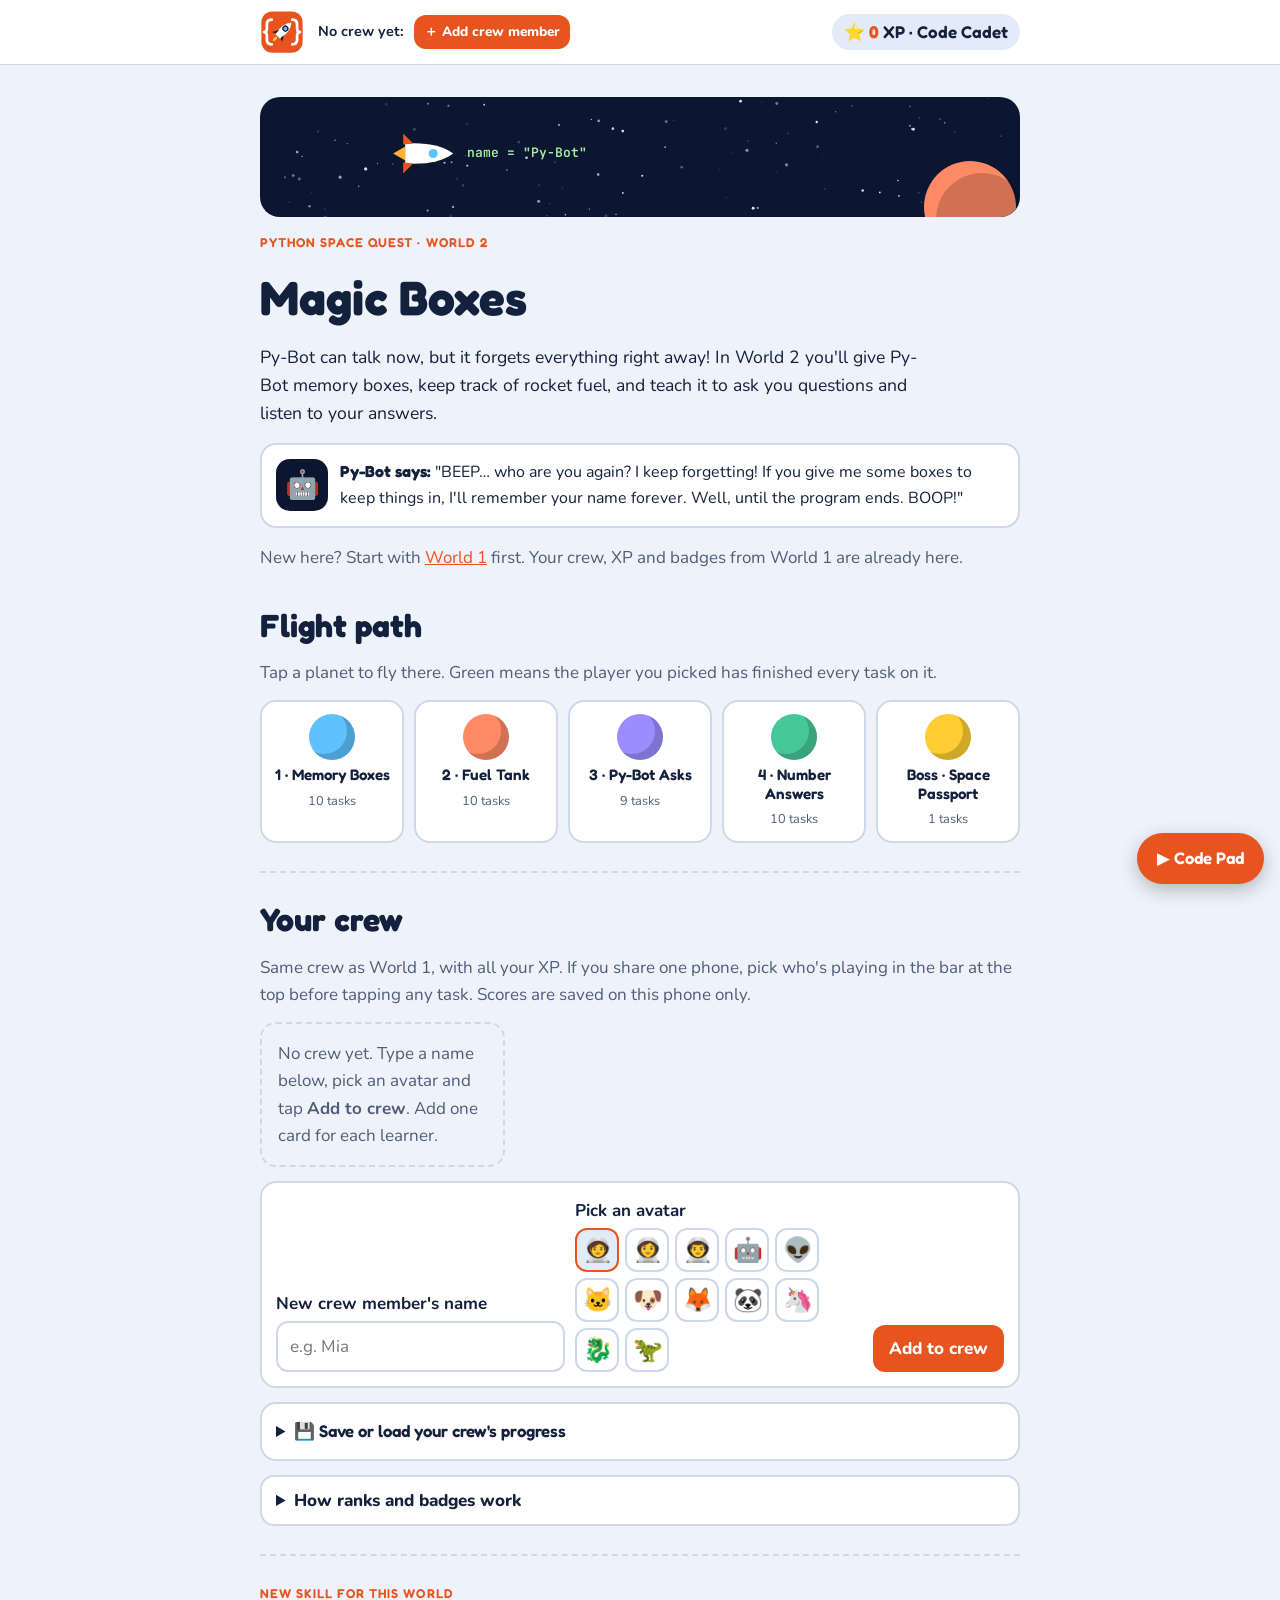
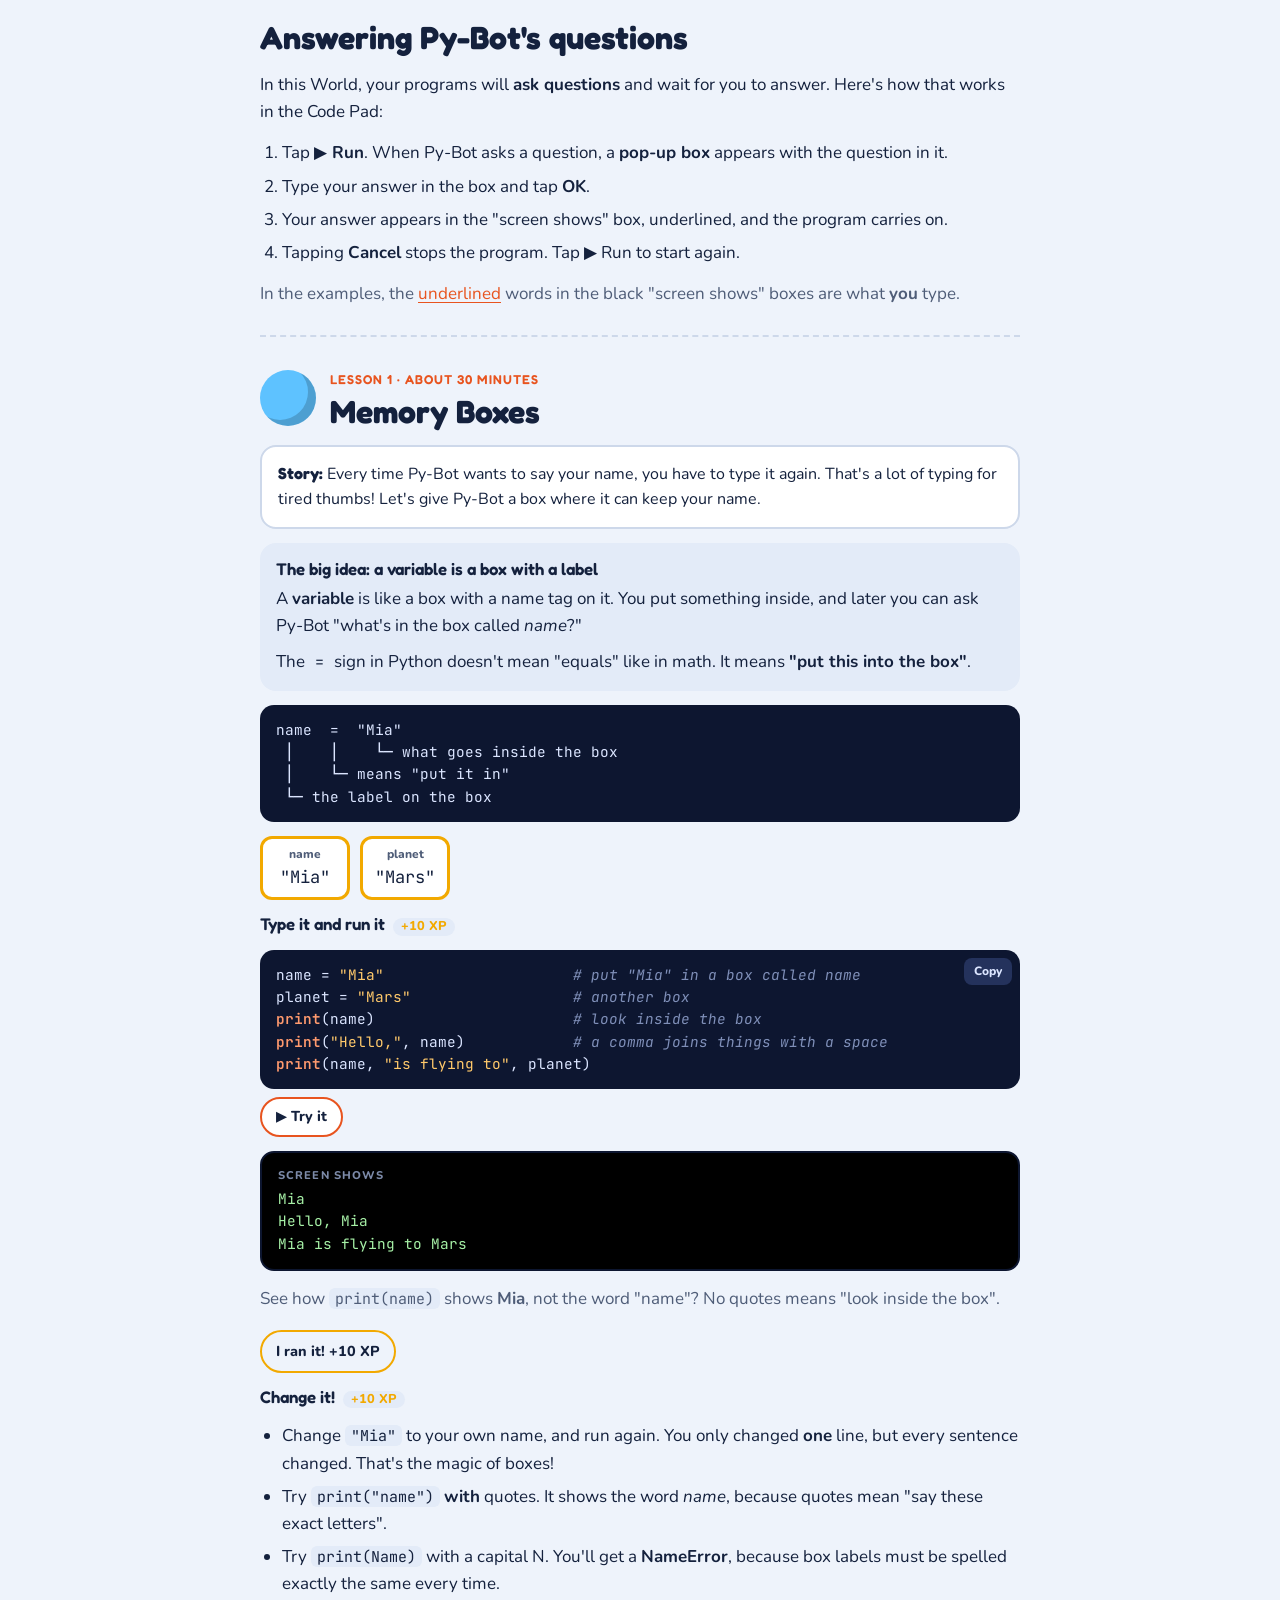
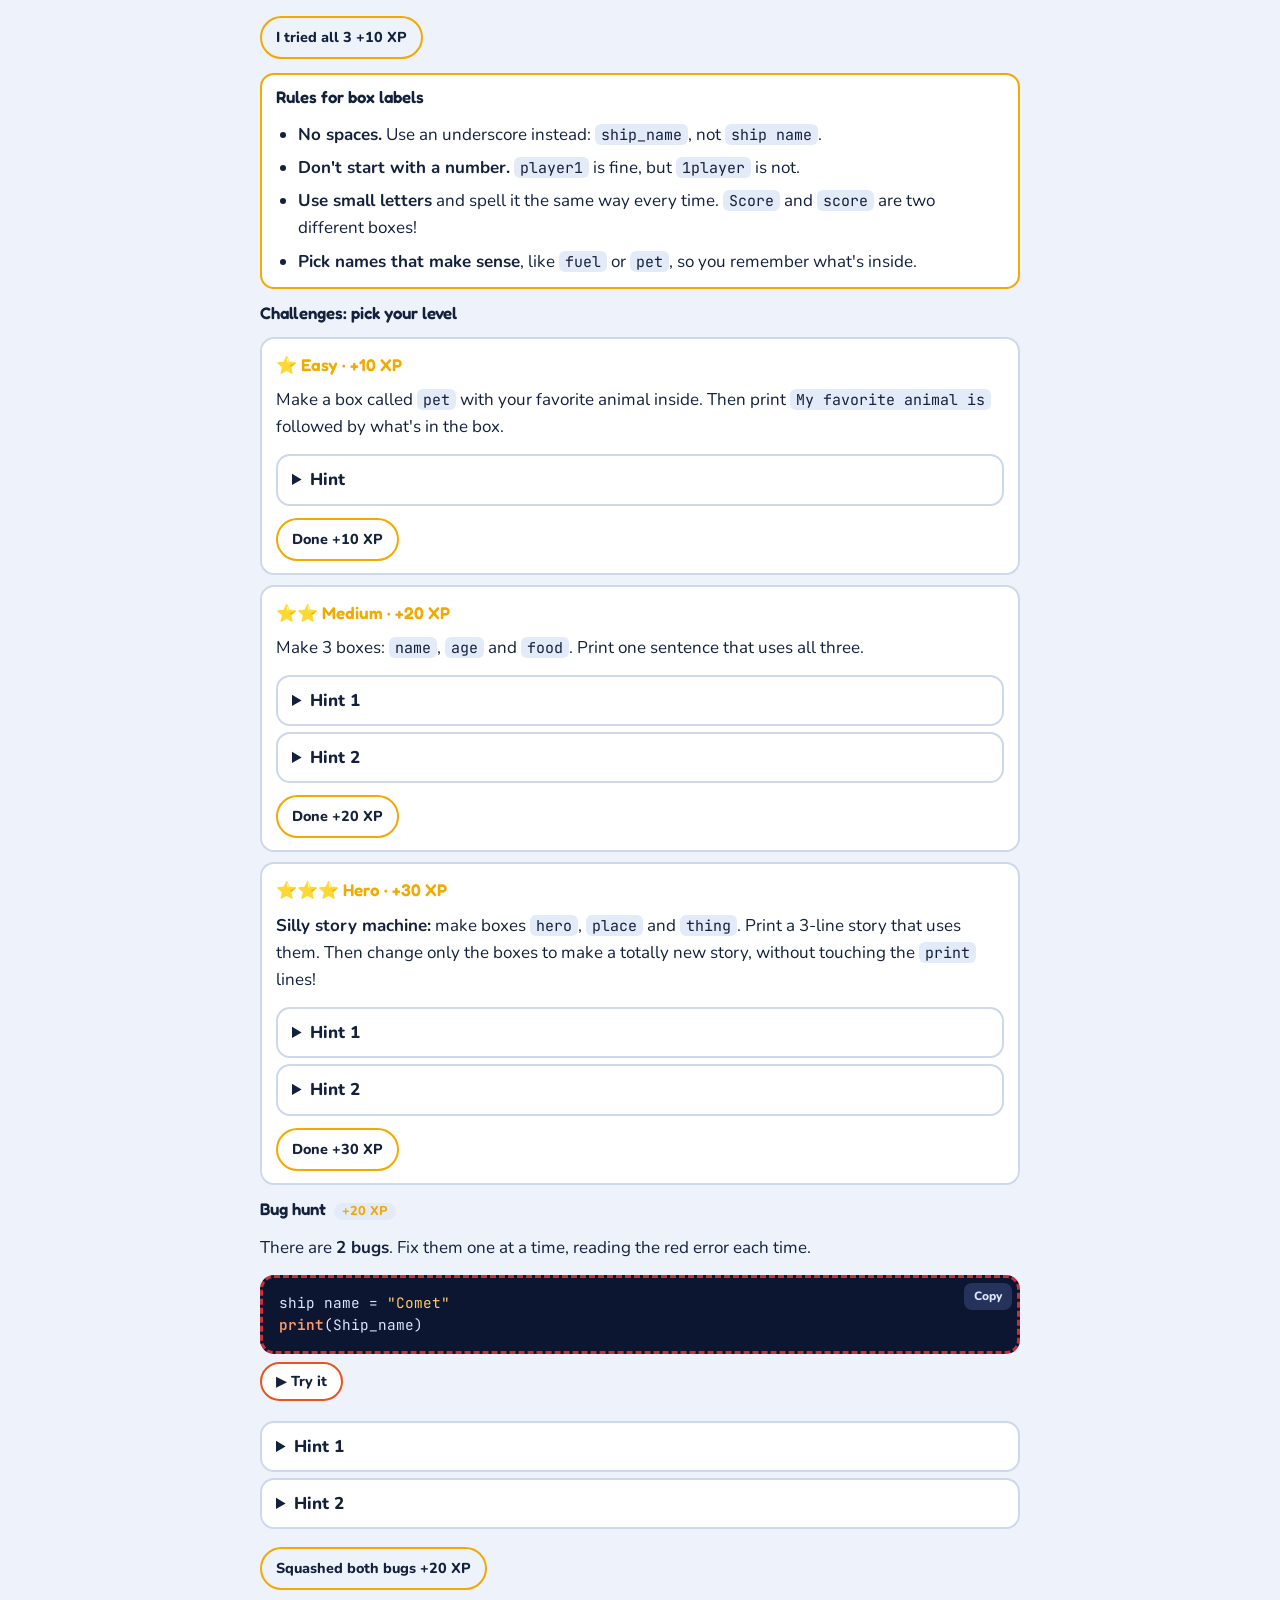
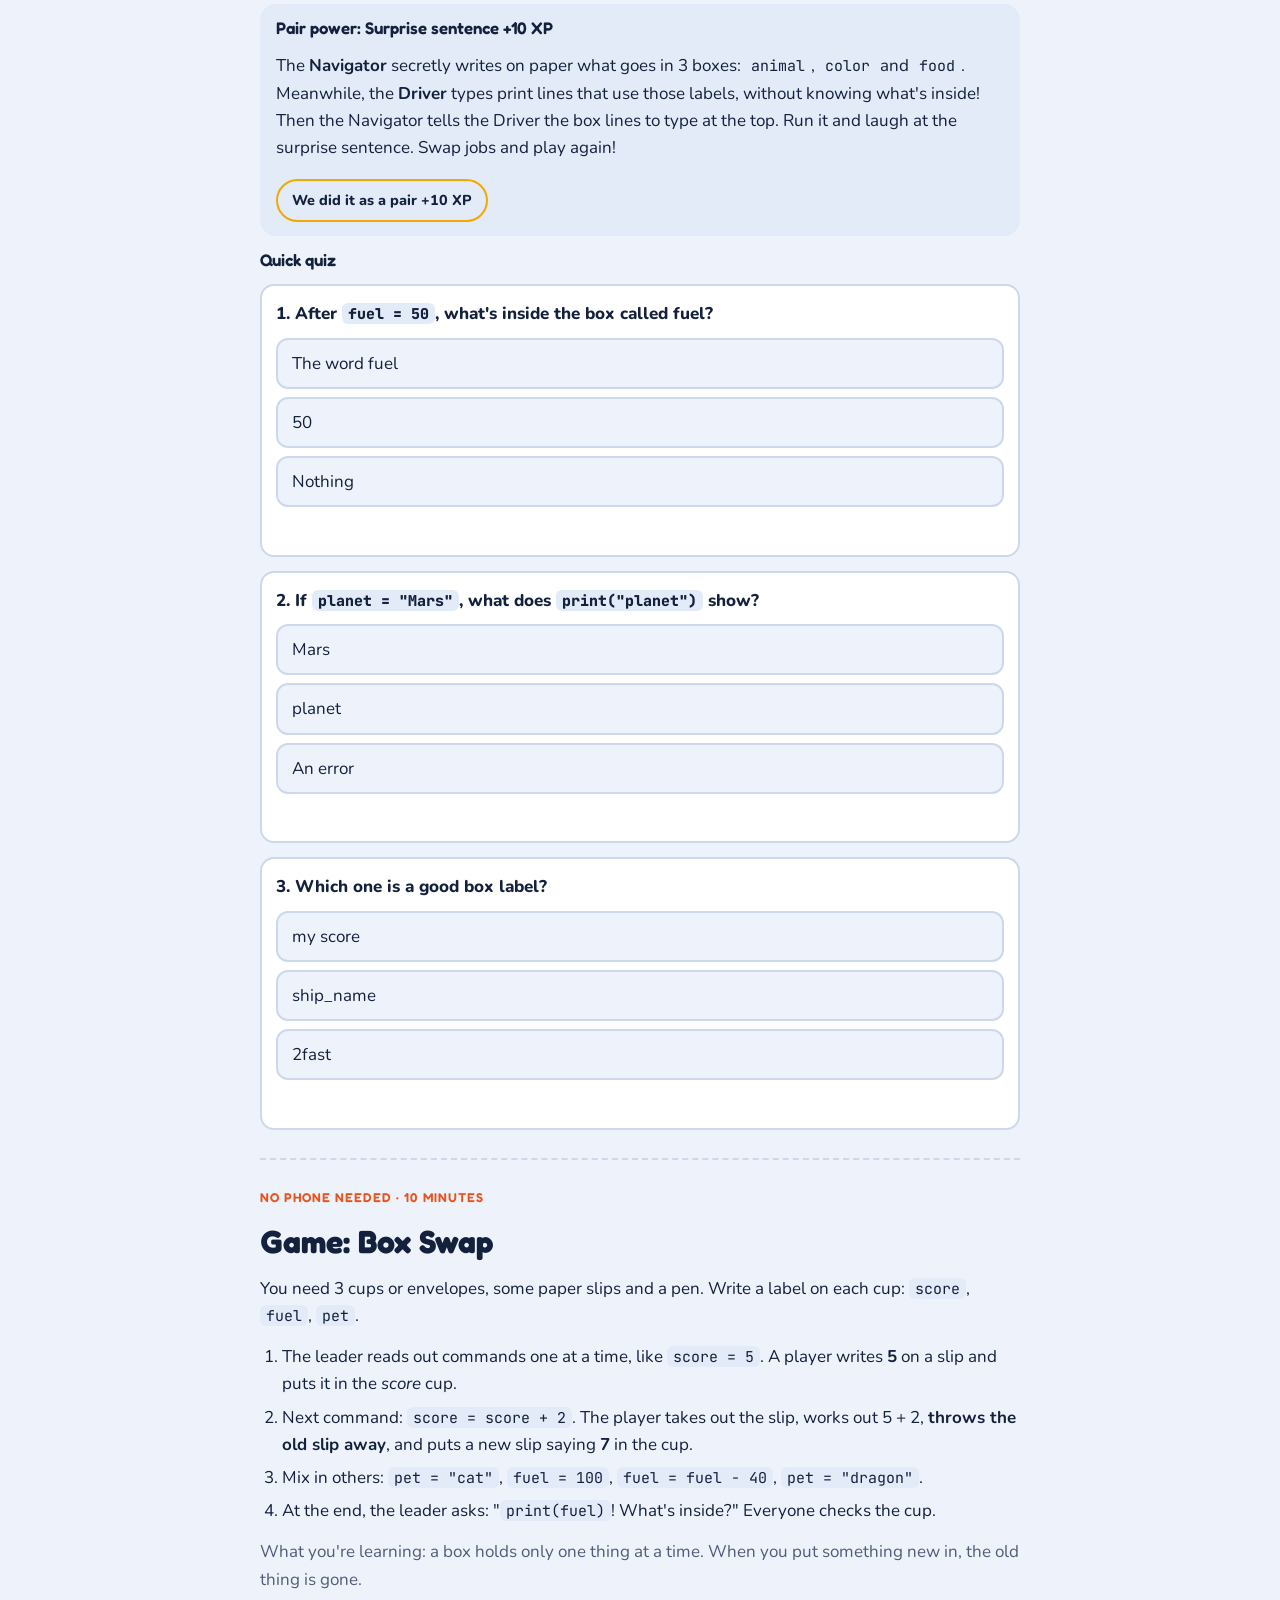
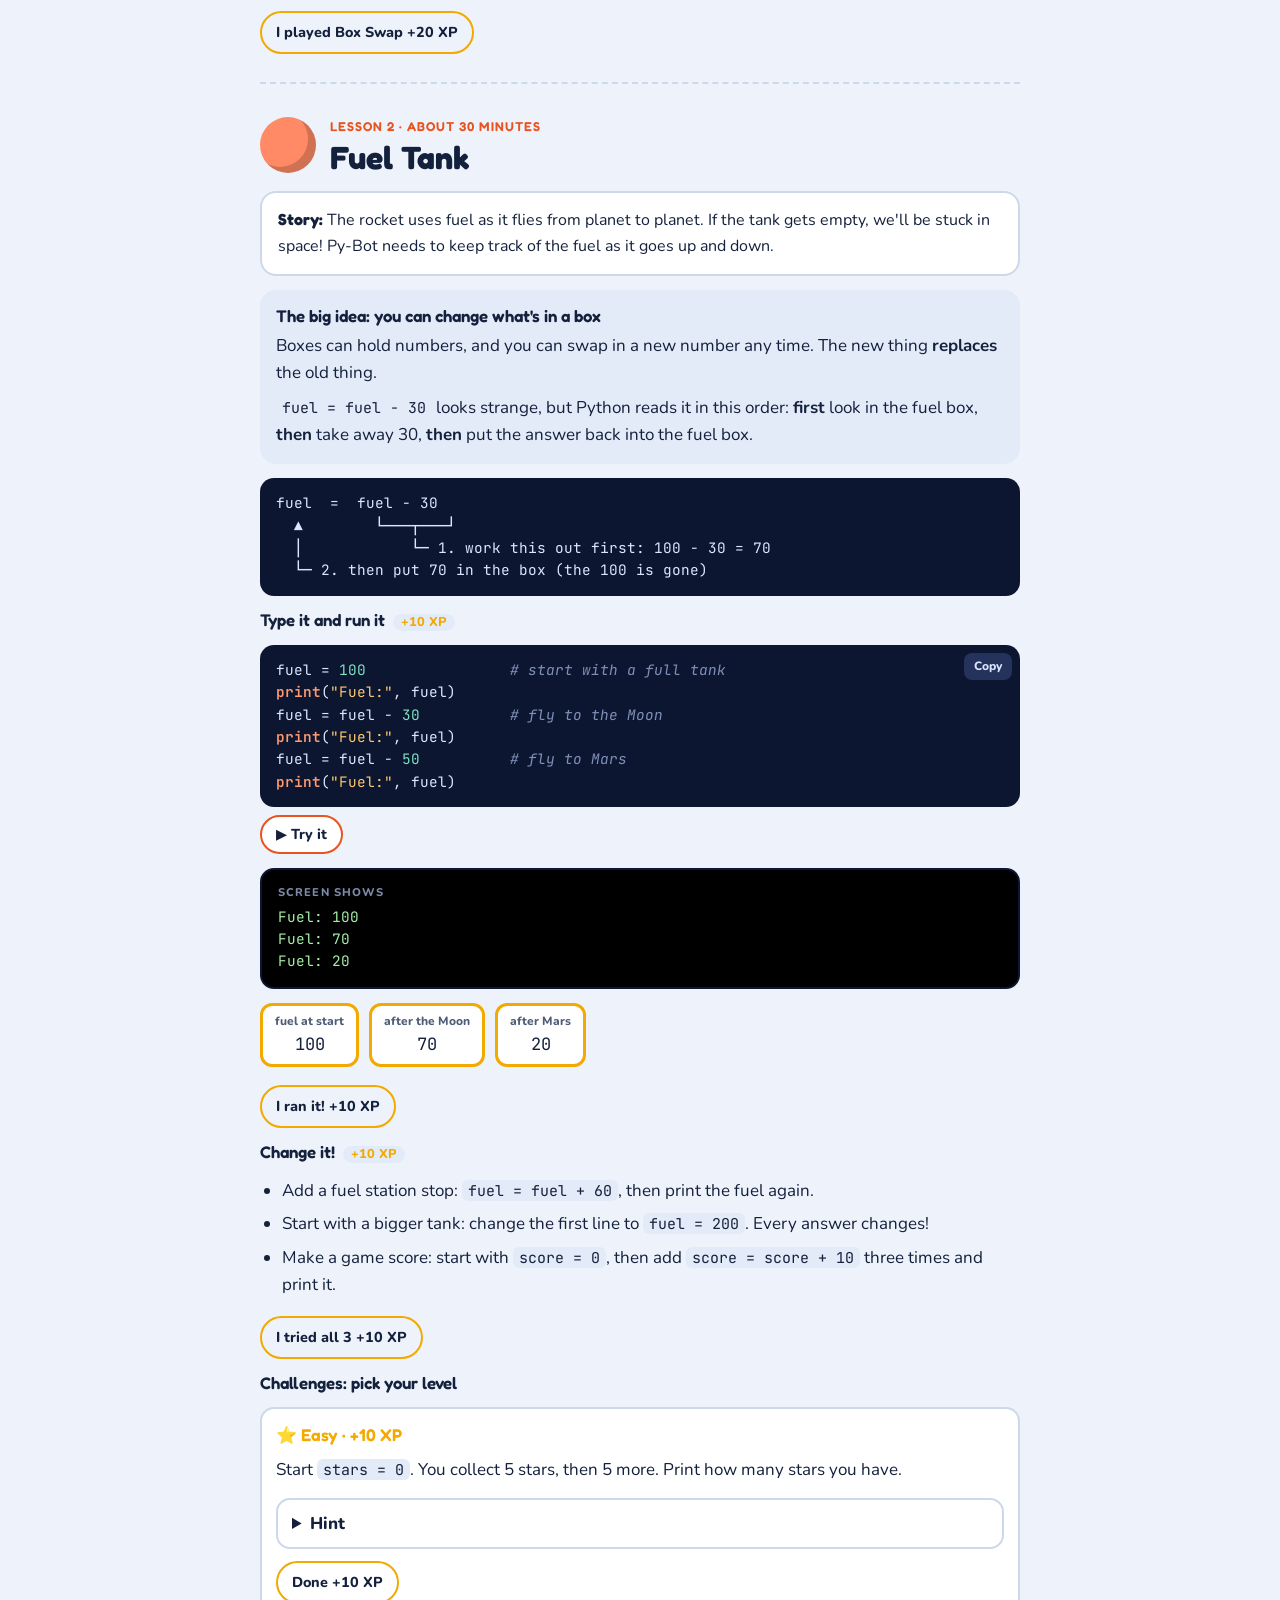
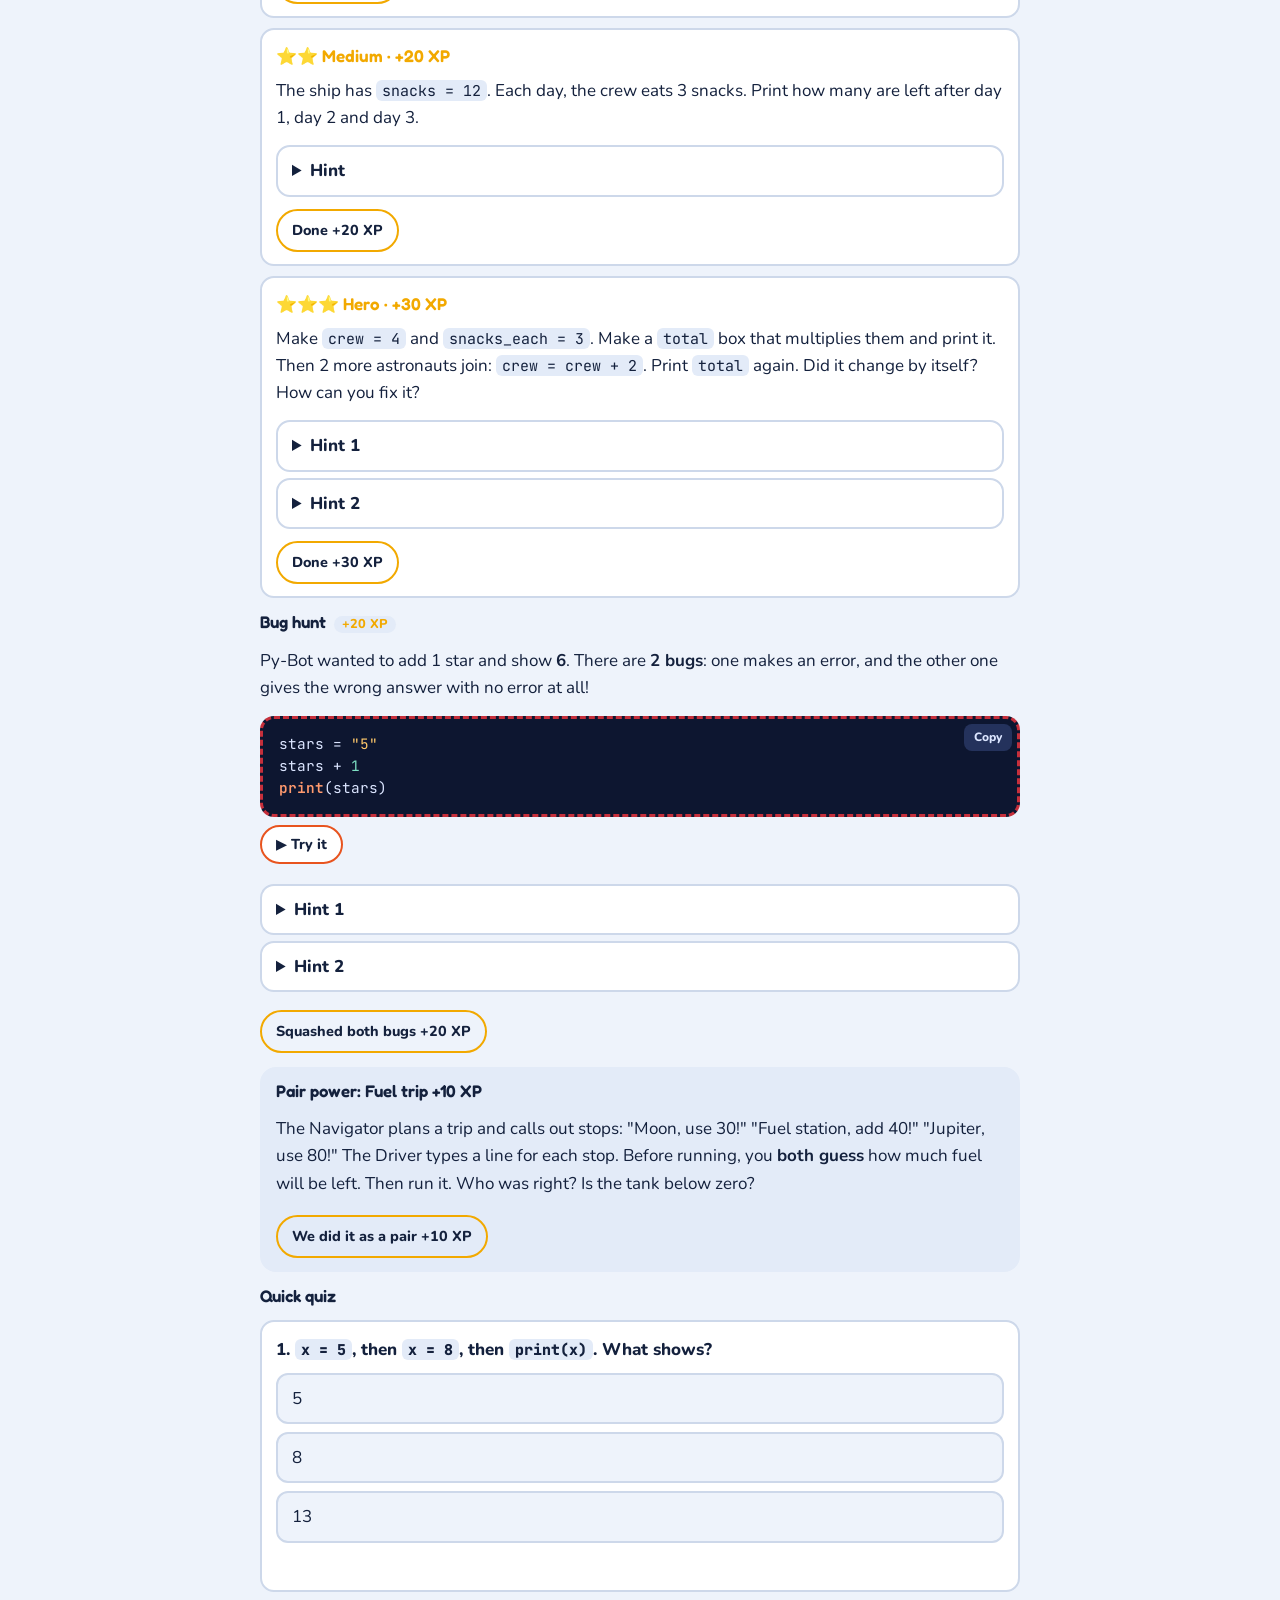
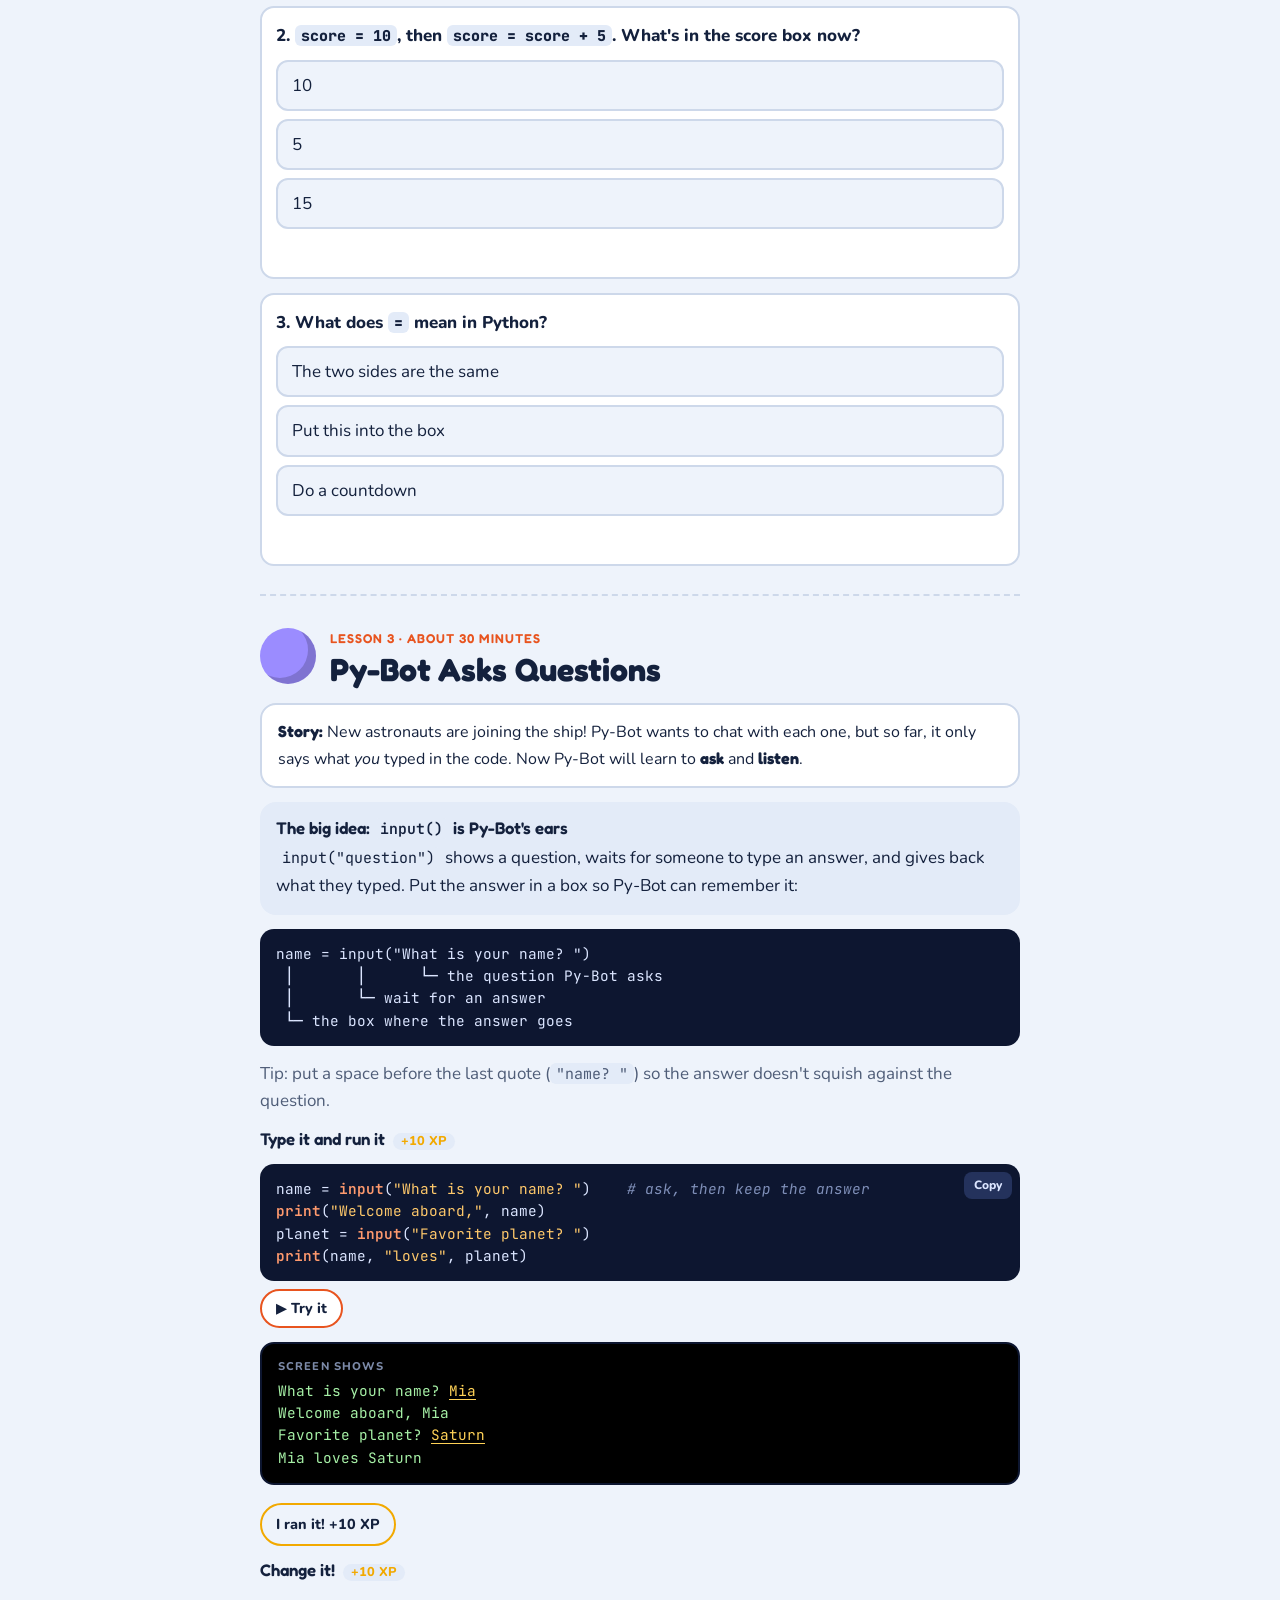
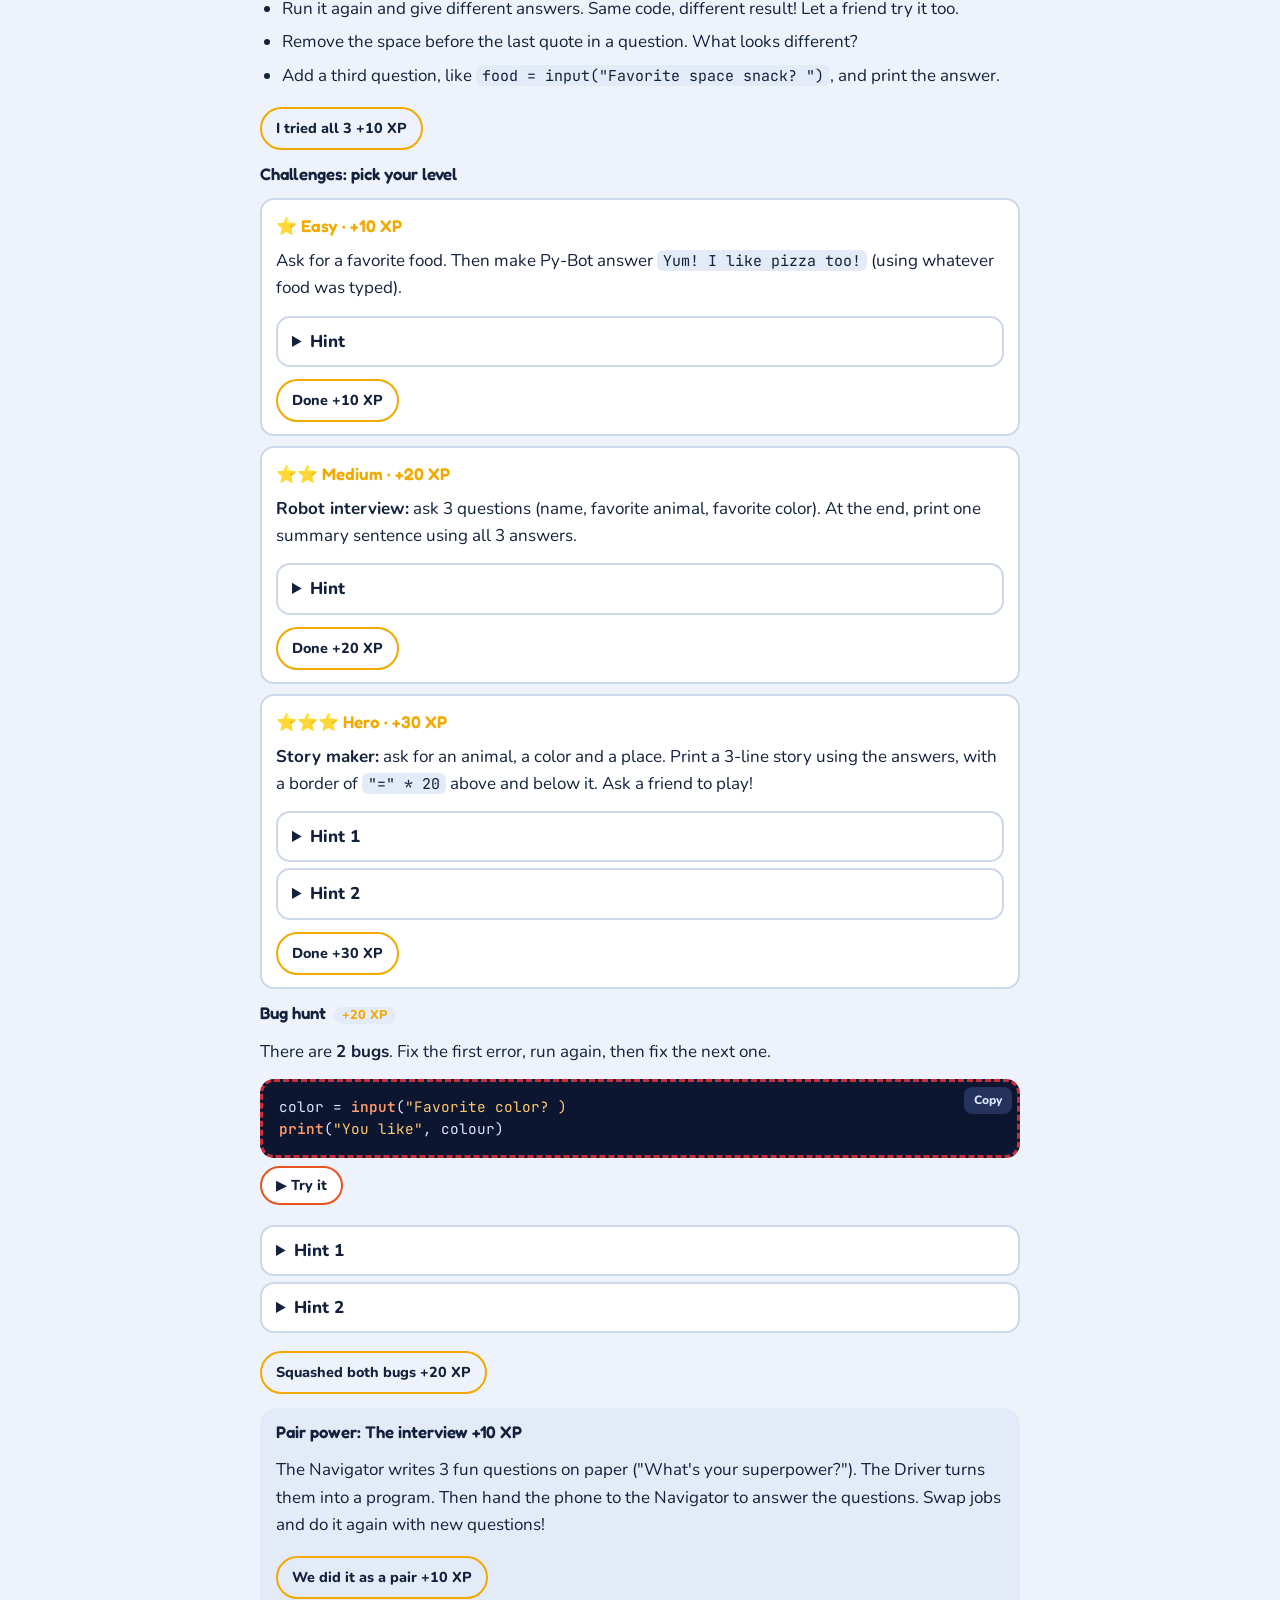
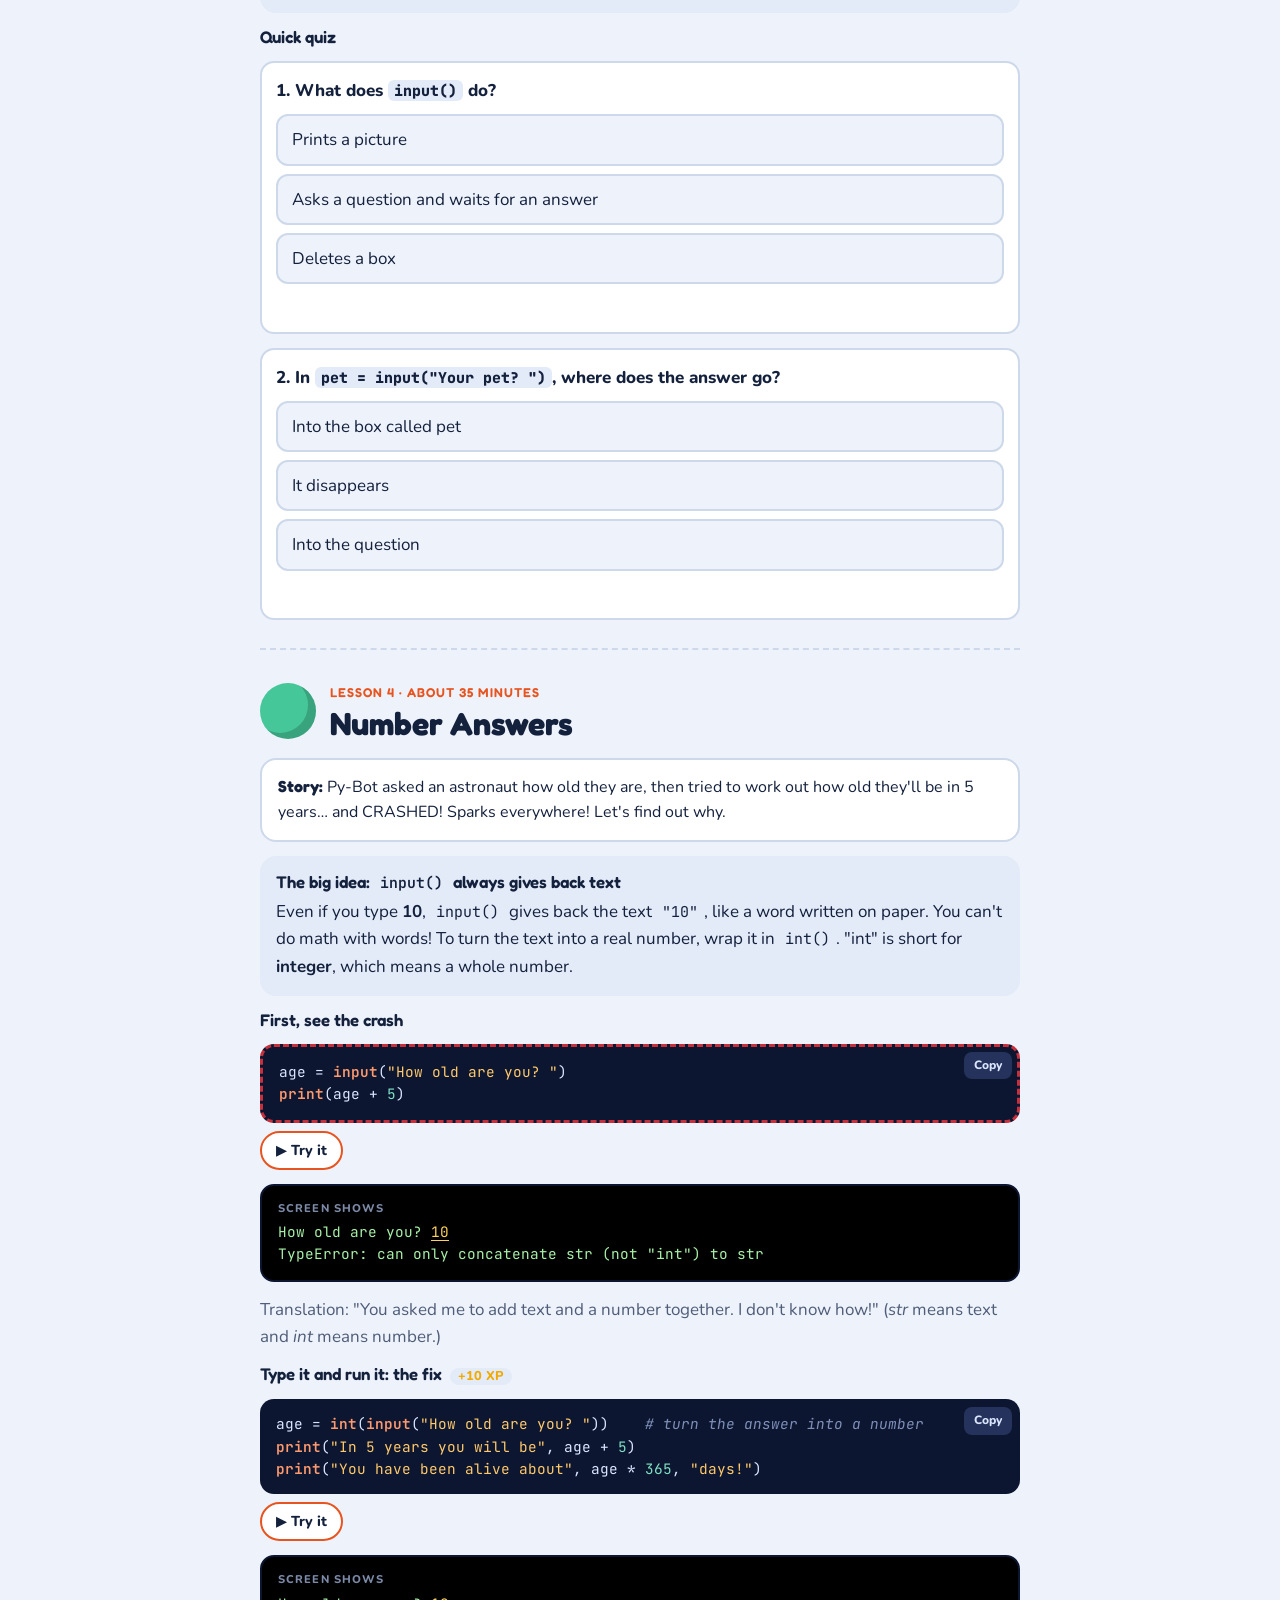
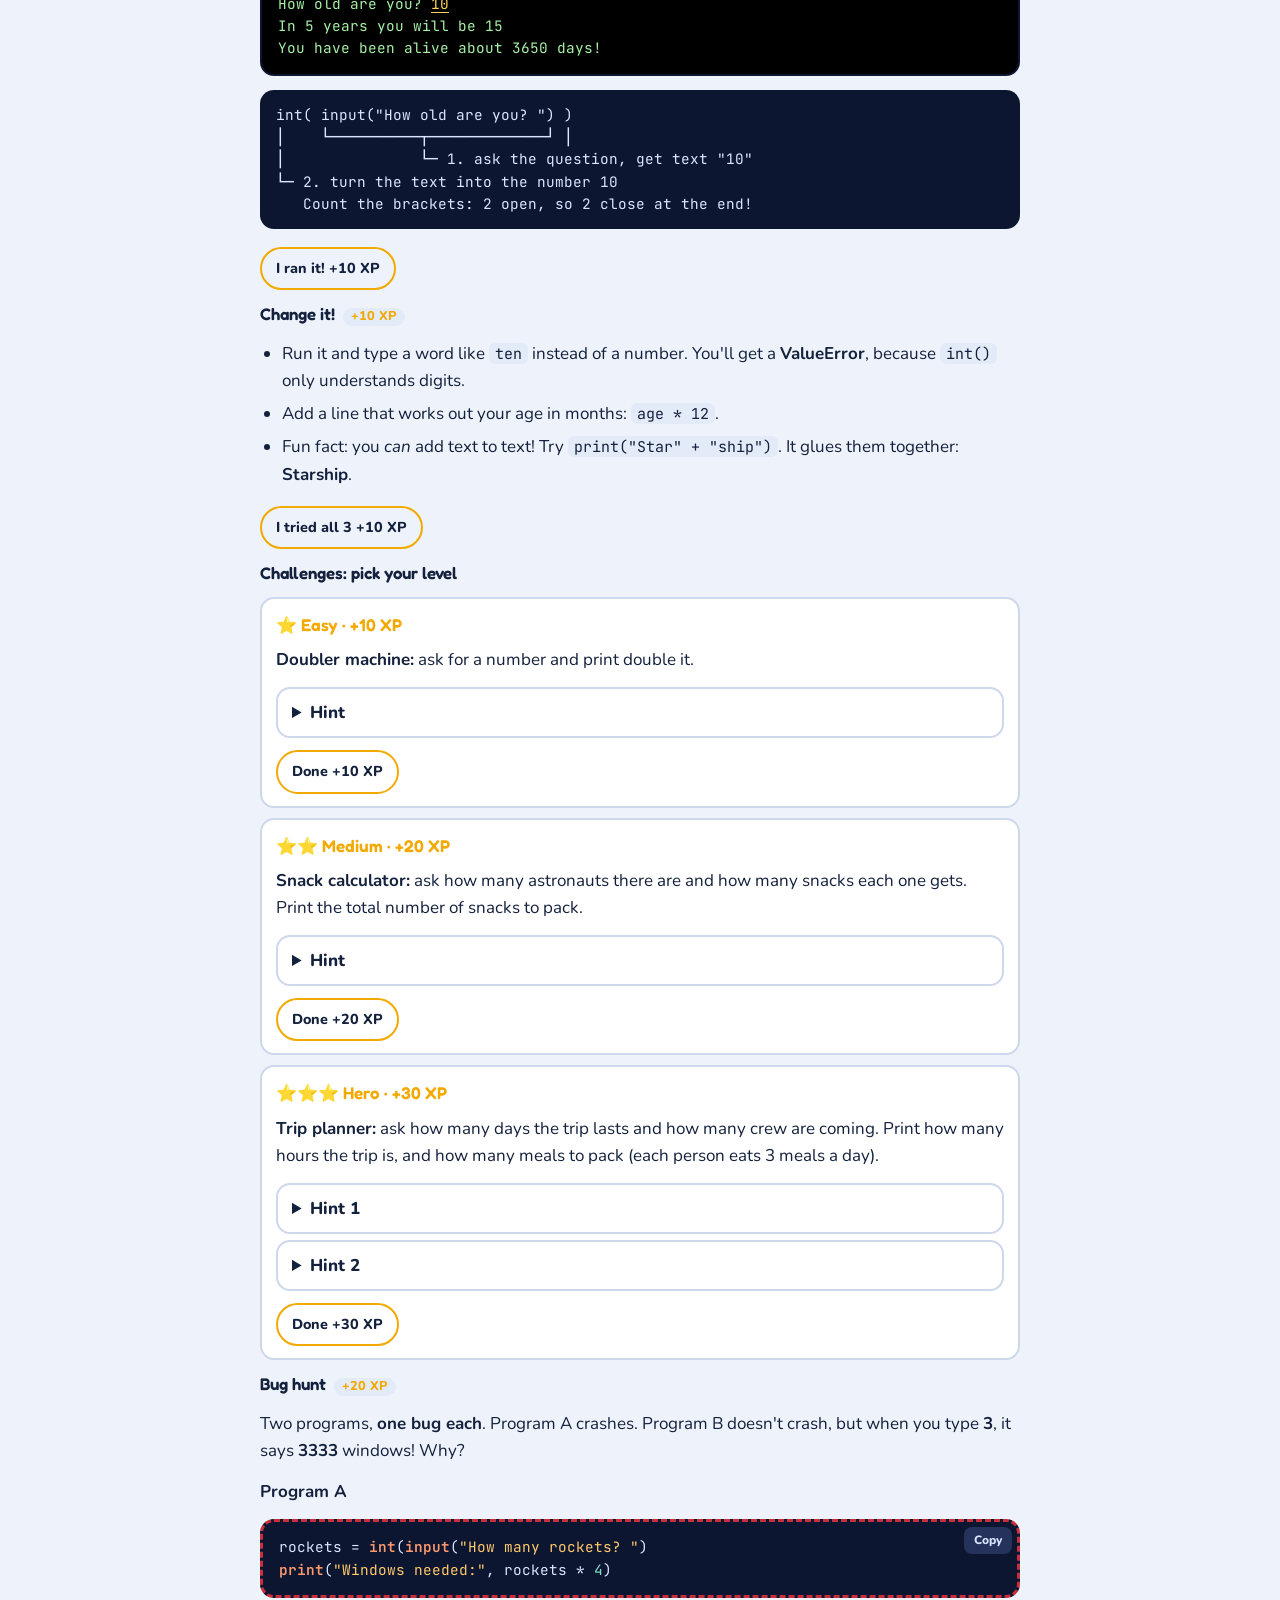
<file: world2.html>
<!doctype html>
<html lang="en">
<head>
<meta charset="utf-8">
<meta name="viewport" content="width=device-width, initial-scale=1, viewport-fit=cover, interactive-widget=resizes-content">
<link rel="icon" href="assets/logo.svg" type="image/svg+xml">
<link rel="apple-touch-icon" href="assets/logo-180.png">
<title>Python Space Quest: World 2</title>
<meta name="claude:viewport-fit-sides" content="cover">
<link rel="preconnect" href="https://fonts.googleapis.com">
<link rel="stylesheet" href="https://fonts.googleapis.com/css2?family=Fredoka:wght@500;600;700&family=Nunito:wght@400;600;700;800&family=JetBrains+Mono:wght@400;600&display=swap">
<link rel="stylesheet" href="assets/quest.css">
</head>
<body>

<div class="crewbar">
  <div class="wrap">
    <a class="home-link" href="index.html" aria-label="Home: all Worlds" title="Home"><img src="assets/logo.svg" alt="" width="44" height="44"></a>
    <div class="who">
      <label for="active-player">Who's playing?</label>
      <select id="active-player" aria-label="Choose the crew member who is playing"></select>
    </div>
    <span class="xp-pill" id="xp-pill">⭐ <b>0</b> XP</span>
  </div>
</div>

<div class="wrap">

<header class="hero">
  <div class="hero-art" aria-hidden="true"><canvas id="stars" data-text='name = "Py-Bot"' data-planet="#ff8a65"></canvas></div>
  <span class="eyebrow">Python Space Quest · World 2</span>
  <h1>Magic Boxes</h1>
  <p class="lead">Py-Bot can talk now, but it forgets everything right away! In World 2 you'll give Py-Bot memory boxes, keep track of rocket fuel, and teach it to ask you questions and listen to your answers.</p>
  <div class="buddy">
    <div class="face" aria-hidden="true">🤖</div>
    <p><b>Py-Bot says:</b> "BEEP… who are you again? I keep forgetting! If you give me some boxes to keep things in, I'll remember your name forever. Well, until the program ends. BOOP!"</p>
  </div>
  <p class="muted">New here? Start with <a href="world1.html">World 1</a> first. Your crew, XP and badges from World 1 are already here.</p>
</header>

<!-- MAP -->
<section id="map" aria-labelledby="map-h">
  <div class="stack">
    <h2 id="map-h">Flight path</h2>
    <p class="muted">Tap a planet to fly there. Green means the player you picked has finished every task on it.</p>
    <nav class="map">
      <a class="station" href="#lesson-1" data-lesson="m1"><div class="planet p1"></div><span class="name">1 · Memory Boxes</span><span class="prog"></span></a>
      <a class="station" href="#lesson-2" data-lesson="m2"><div class="planet p2"></div><span class="name">2 · Fuel Tank</span><span class="prog"></span></a>
      <a class="station" href="#lesson-3" data-lesson="m3"><div class="planet p3"></div><span class="name">3 · Py-Bot Asks</span><span class="prog"></span></a>
      <a class="station" href="#lesson-4" data-lesson="m4"><div class="planet p4"></div><span class="name">4 · Number Answers</span><span class="prog"></span></a>
      <a class="station" href="#boss" data-lesson="boss"><div class="planet p5"></div><span class="name">Boss · Space Passport</span><span class="prog"></span></a>
    </nav>
  </div>
</section>

<!-- CREW -->
<section id="crew" aria-labelledby="crew-h">
  <div class="stack">
    <h2 id="crew-h">Your crew</h2>
    <p class="muted">Same crew as World 1, with all your XP. If you share one phone, pick who's playing in the bar at the top before tapping any task. Scores are saved on this phone only.</p>
    <div class="crew-list" id="crew-list"></div>
    <form class="card add-form" id="add-form" autocomplete="off">
      <div class="field">
        <label for="new-name"><b>New crew member's name</b></label>
        <input id="new-name" maxlength="20" placeholder="e.g. Mia" required>
      </div>
      <div class="field">
        <span><b>Pick an avatar</b></span>
        <div class="avatar-pick" id="avatar-pick" role="group" aria-label="Avatar"></div>
      </div>
      <button class="btn" type="submit">Add to crew</button>
    </form>
    <details>
      <summary>How ranks and badges work</summary>
      <div class="stack">
        <div class="tablewrap"><table id="rank-table"><tr><th>Rank</th><th>Total XP needed (all Worlds)</th></tr></table></div>
        <div class="tablewrap"><table id="badge-table"><tr><th>World 2 badge</th><th>How to get it</th></tr></table></div>
      </div>
    </details>
  </div>
</section>

<!-- SETUP -->
<section id="setup" aria-labelledby="setup-h">
  <div class="stack">
    <span class="eyebrow">New skill for this World</span>
    <h2 id="setup-h">Answering Py-Bot's questions</h2>
    <p>In this World, your programs will <b>ask questions</b> and wait for you to answer. Here's how that works in the Code Pad:</p>
    <ol class="list">
      <li>Tap <b>▶ Run</b>. When Py-Bot asks a question, a <b>pop-up box</b> appears with the question in it.</li>
      <li>Type your answer in the box and tap <b>OK</b>.</li>
      <li>Your answer appears in the "screen shows" box, underlined, and the program carries on.</li>
      <li>Tapping <b>Cancel</b> stops the program. Tap ▶ Run to start again.</li>
    </ol>
    <p class="muted">In the examples, the <span class="typed" style="color:var(--accent)">underlined</span> words in the black "screen shows" boxes are what <b>you</b> type.</p>
  </div>
</section>

<!-- LESSON 1 -->
<section id="lesson-1" aria-labelledby="m1-h">
  <div class="stack">
    <div class="lesson-head"><div class="planet p1" aria-hidden="true"></div><div><span class="eyebrow">Lesson 1 · About 30 minutes</span><h2 id="m1-h">Memory Boxes</h2></div></div>
    <p class="story"><b>Story:</b> Every time Py-Bot wants to say your name, you have to type it again. That's a lot of typing for tired thumbs! Let's give Py-Bot a box where it can keep your name.</p>
    <div class="bigidea">
      <h4>The big idea: a variable is a box with a label</h4>
      <p>A <b>variable</b> is like a box with a name tag on it. You put something inside, and later you can ask Py-Bot "what's in the box called <i>name</i>?"</p>
      <p style="margin-top:8px">The <code class="inl">=</code> sign in Python doesn't mean "equals" like in math. It means <b>"put this into the box"</b>.</p>
    </div>
    <pre class="code" aria-label="Diagram of a variable line">name  =  "Mia"
 │    │    └─ what goes inside the box
 │    └─ means "put it in"
 └─ the label on the box</pre>
    <div class="trace" aria-label="Picture of two boxes">
      <div class="boxv"><small>name</small>"Mia"</div>
      <div class="boxv"><small>planet</small>"Mars"</div>
    </div>

    <div class="step stack">
      <h4>Type it and run it <span class="xp">+10 XP</span></h4>
      <div class="codebox"><pre class="code">name = "Mia"                     # put "Mia" in a box called name
planet = "Mars"                  # another box
print(name)                      # look inside the box
print("Hello,", name)            # a comma joins things with a space
print(name, "is flying to", planet)</pre></div>
      <pre class="out">Mia
Hello, Mia
Mia is flying to Mars</pre>
      <p class="muted">See how <code class="inl">print(name)</code> shows <b>Mia</b>, not the word "name"? No quotes means "look inside the box".</p>
      <div class="task-row"><button class="task" data-id="m1-try" data-xp="10">I ran it! +10 XP</button></div>
    </div>

    <div class="step stack">
      <h4>Change it! <span class="xp">+10 XP</span></h4>
      <ul class="list">
        <li>Change <code class="inl">"Mia"</code> to your own name, and run again. You only changed <b>one</b> line, but every sentence changed. That's the magic of boxes!</li>
        <li>Try <code class="inl">print("name")</code> <b>with</b> quotes. It shows the word <i>name</i>, because quotes mean "say these exact letters".</li>
        <li>Try <code class="inl">print(Name)</code> with a capital N. You'll get a <b>NameError</b>, because box labels must be spelled exactly the same every time.</li>
      </ul>
      <div class="task-row"><button class="task" data-id="m1-change" data-xp="10">I tried all 3 +10 XP</button></div>
    </div>

    <div class="callout stack">
      <h4>Rules for box labels</h4>
      <ul class="list">
        <li><b>No spaces.</b> Use an underscore instead: <code class="inl">ship_name</code>, not <code class="inl">ship name</code>.</li>
        <li><b>Don't start with a number.</b> <code class="inl">player1</code> is fine, but <code class="inl">1player</code> is not.</li>
        <li><b>Use small letters</b> and spell it the same way every time. <code class="inl">Score</code> and <code class="inl">score</code> are two different boxes!</li>
        <li><b>Pick names that make sense</b>, like <code class="inl">fuel</code> or <code class="inl">pet</code>, so you remember what's inside.</li>
      </ul>
    </div>

    <div class="step stack">
      <h4>Challenges: pick your level</h4>
      <div class="challenges">
        <div class="chal"><span class="lvl">⭐ Easy · +10 XP</span><p>Make a box called <code class="inl">pet</code> with your favorite animal inside. Then print <code class="inl">My favorite animal is</code> followed by what's in the box.</p>
          <div class="hints"><details><summary>Hint</summary><p>Line 1 puts the animal in the box. Line 2 uses <code class="inl">print("My favorite animal is", pet)</code></p></details></div>
          <div class="task-row"><button class="task" data-id="m1-c1" data-xp="10">Done +10 XP</button></div></div>
        <div class="chal"><span class="lvl">⭐⭐ Medium · +20 XP</span><p>Make 3 boxes: <code class="inl">name</code>, <code class="inl">age</code> and <code class="inl">food</code>. Print one sentence that uses all three.</p>
          <div class="hints"><details><summary>Hint 1</summary><p>Numbers don't need quotes: <code class="inl">age = 10</code></p></details><details><summary>Hint 2</summary><p>Use commas to join several things in one <code class="inl">print</code>.</p></details></div>
          <div class="task-row"><button class="task" data-id="m1-c2" data-xp="20">Done +20 XP</button></div></div>
        <div class="chal"><span class="lvl">⭐⭐⭐ Hero · +30 XP</span><p><b>Silly story machine:</b> make boxes <code class="inl">hero</code>, <code class="inl">place</code> and <code class="inl">thing</code>. Print a 3-line story that uses them. Then change only the boxes to make a totally new story, without touching the <code class="inl">print</code> lines!</p>
          <div class="hints"><details><summary>Hint 1</summary><p>Put the 3 box lines at the top and the 3 print lines underneath.</p></details><details><summary>Hint 2</summary><p><code class="inl">print(hero, "flew to", place)</code></p></details></div>
          <div class="task-row"><button class="task" data-id="m1-c3" data-xp="30">Done +30 XP</button></div></div>
      </div>
    </div>

    <div class="step stack">
      <h4>Bug hunt <span class="xp">+20 XP</span></h4>
      <p>There are <b>2 bugs</b>. Fix them one at a time, reading the red error each time.</p>
      <div class="codebox"><pre class="code bad">ship name = "Comet"
print(Ship_name)</pre></div>
      <div class="hints"><details><summary>Hint 1</summary><p>Look at the box label rules. Can a label have a space?</p></details><details><summary>Hint 2</summary><p>Compare the label on line 1 and line 2, letter by letter.</p></details></div>
      <div class="task-row"><button class="task" data-id="m1-bug" data-xp="20">Squashed both bugs +20 XP</button></div>
    </div>

    <div class="pair stack">
      <h4>Pair power: Surprise sentence <span class="xp">+10 XP</span></h4>
      <p>The <b>Navigator</b> secretly writes on paper what goes in 3 boxes: <code class="inl">animal</code>, <code class="inl">color</code> and <code class="inl">food</code>. Meanwhile, the <b>Driver</b> types print lines that use those labels, without knowing what's inside! Then the Navigator tells the Driver the box lines to type at the top. Run it and laugh at the surprise sentence. Swap jobs and play again!</p>
      <div class="task-row"><button class="task" data-id="m1-pair" data-xp="10">We did it as a pair +10 XP</button></div>
    </div>

    <div class="stack">
      <h4>Quick quiz</h4>
      <div class="quiz" data-id="m1-q1" data-xp="10" data-explain="Yes! The box called fuel has 50 inside.">
        <p class="q">1. After <code class="inl">fuel = 50</code>, what's inside the box called fuel?</p>
        <div class="choices"><button>The word fuel</button><button data-ok>50</button><button>Nothing</button></div>
        <p class="feedback" aria-live="polite"></p></div>
      <div class="quiz" data-id="m1-q2" data-xp="10" data-explain="Correct! With quotes, Python says the exact letters, not what's in the box.">
        <p class="q">2. If <code class="inl">planet = "Mars"</code>, what does <code class="inl">print("planet")</code> show?</p>
        <div class="choices"><button>Mars</button><button data-ok>planet</button><button>An error</button></div>
        <p class="feedback" aria-live="polite"></p></div>
      <div class="quiz" data-id="m1-q3" data-xp="10" data-explain="Right! No spaces, and it doesn't start with a number.">
        <p class="q">3. Which one is a good box label?</p>
        <div class="choices"><button>my score</button><button data-ok>ship_name</button><button>2fast</button></div>
        <p class="feedback" aria-live="polite"></p></div>
    </div>
  </div>
</section>

<!-- UNPLUGGED -->
<section id="unplugged" aria-labelledby="un-h">
  <div class="stack">
    <span class="eyebrow">No phone needed · 10 minutes</span>
    <h2 id="un-h">Game: Box Swap</h2>
    <p>You need 3 cups or envelopes, some paper slips and a pen. Write a label on each cup: <code class="inl">score</code>, <code class="inl">fuel</code>, <code class="inl">pet</code>.</p>
    <ol class="list">
      <li>The leader reads out commands one at a time, like <code class="inl">score = 5</code>. A player writes <b>5</b> on a slip and puts it in the <i>score</i> cup.</li>
      <li>Next command: <code class="inl">score = score + 2</code>. The player takes out the slip, works out 5 + 2, <b>throws the old slip away</b>, and puts a new slip saying <b>7</b> in the cup.</li>
      <li>Mix in others: <code class="inl">pet = "cat"</code>, <code class="inl">fuel = 100</code>, <code class="inl">fuel = fuel - 40</code>, <code class="inl">pet = "dragon"</code>.</li>
      <li>At the end, the leader asks: "<code class="inl">print(fuel)</code>! What's inside?" Everyone checks the cup.</li>
    </ol>
    <p class="muted">What you're learning: a box holds only one thing at a time. When you put something new in, the old thing is gone.</p>
    <div class="task-row"><button class="task" data-id="w2-un" data-xp="20">I played Box Swap +20 XP</button></div>
  </div>
</section>

<!-- LESSON 2 -->
<section id="lesson-2" aria-labelledby="m2-h">
  <div class="stack">
    <div class="lesson-head"><div class="planet p2" aria-hidden="true"></div><div><span class="eyebrow">Lesson 2 · About 30 minutes</span><h2 id="m2-h">Fuel Tank</h2></div></div>
    <p class="story"><b>Story:</b> The rocket uses fuel as it flies from planet to planet. If the tank gets empty, we'll be stuck in space! Py-Bot needs to keep track of the fuel as it goes up and down.</p>
    <div class="bigidea">
      <h4>The big idea: you can change what's in a box</h4>
      <p>Boxes can hold numbers, and you can swap in a new number any time. The new thing <b>replaces</b> the old thing.</p>
      <p style="margin-top:8px"><code class="inl">fuel = fuel - 30</code> looks strange, but Python reads it in this order: <b>first</b> look in the fuel box, <b>then</b> take away 30, <b>then</b> put the answer back into the fuel box.</p>
    </div>
    <pre class="code" aria-label="Diagram of fuel = fuel - 30">fuel  =  fuel - 30
  ▲        └───┬───┘
  │            └─ 1. work this out first: 100 - 30 = 70
  └─ 2. then put 70 in the box (the 100 is gone)</pre>

    <div class="step stack">
      <h4>Type it and run it <span class="xp">+10 XP</span></h4>
      <div class="codebox"><pre class="code">fuel = 100                # start with a full tank
print("Fuel:", fuel)
fuel = fuel - 30          # fly to the Moon
print("Fuel:", fuel)
fuel = fuel - 50          # fly to Mars
print("Fuel:", fuel)</pre></div>
      <pre class="out">Fuel: 100
Fuel: 70
Fuel: 20</pre>
      <div class="trace" aria-label="The fuel box changing">
        <div class="boxv"><small>fuel at start</small>100</div>
        <div class="boxv"><small>after the Moon</small>70</div>
        <div class="boxv"><small>after Mars</small>20</div>
      </div>
      <div class="task-row"><button class="task" data-id="m2-try" data-xp="10">I ran it! +10 XP</button></div>
    </div>

    <div class="step stack">
      <h4>Change it! <span class="xp">+10 XP</span></h4>
      <ul class="list">
        <li>Add a fuel station stop: <code class="inl">fuel = fuel + 60</code>, then print the fuel again.</li>
        <li>Start with a bigger tank: change the first line to <code class="inl">fuel = 200</code>. Every answer changes!</li>
        <li>Make a game score: start with <code class="inl">score = 0</code>, then add <code class="inl">score = score + 10</code> three times and print it.</li>
      </ul>
      <div class="task-row"><button class="task" data-id="m2-change" data-xp="10">I tried all 3 +10 XP</button></div>
    </div>

    <div class="step stack">
      <h4>Challenges: pick your level</h4>
      <div class="challenges">
        <div class="chal"><span class="lvl">⭐ Easy · +10 XP</span><p>Start <code class="inl">stars = 0</code>. You collect 5 stars, then 5 more. Print how many stars you have.</p>
          <div class="hints"><details><summary>Hint</summary><p><code class="inl">stars = stars + 5</code> two times.</p></details></div>
          <div class="task-row"><button class="task" data-id="m2-c1" data-xp="10">Done +10 XP</button></div></div>
        <div class="chal"><span class="lvl">⭐⭐ Medium · +20 XP</span><p>The ship has <code class="inl">snacks = 12</code>. Each day, the crew eats 3 snacks. Print how many are left after day 1, day 2 and day 3.</p>
          <div class="hints"><details><summary>Hint</summary><p>Each day: one line to take away 3, one line to print.</p></details></div>
          <div class="task-row"><button class="task" data-id="m2-c2" data-xp="20">Done +20 XP</button></div></div>
        <div class="chal"><span class="lvl">⭐⭐⭐ Hero · +30 XP</span><p>Make <code class="inl">crew = 4</code> and <code class="inl">snacks_each = 3</code>. Make a <code class="inl">total</code> box that multiplies them and print it. Then 2 more astronauts join: <code class="inl">crew = crew + 2</code>. Print <code class="inl">total</code> again. Did it change by itself? How can you fix it?</p>
          <div class="hints"><details><summary>Hint 1</summary><p><code class="inl">total = crew * snacks_each</code></p></details><details><summary>Hint 2</summary><p>Python only works out <code class="inl">total</code> when it reads that line. If <code class="inl">crew</code> changes later, you need to work out <code class="inl">total</code> again.</p></details></div>
          <div class="task-row"><button class="task" data-id="m2-c3" data-xp="30">Done +30 XP</button></div></div>
      </div>
    </div>

    <div class="step stack">
      <h4>Bug hunt <span class="xp">+20 XP</span></h4>
      <p>Py-Bot wanted to add 1 star and show <b>6</b>. There are <b>2 bugs</b>: one makes an error, and the other one gives the wrong answer with no error at all!</p>
      <div class="codebox"><pre class="code bad">stars = "5"
stars + 1
print(stars)</pre></div>
      <div class="hints"><details><summary>Hint 1</summary><p>Is 5 a number to do math with, or a word? What do the quotes say?</p></details><details><summary>Hint 2</summary><p>Line 2 works out an answer… but where does the answer go? Is it put back in the box?</p></details></div>
      <div class="task-row"><button class="task" data-id="m2-bug" data-xp="20">Squashed both bugs +20 XP</button></div>
    </div>

    <div class="pair stack">
      <h4>Pair power: Fuel trip <span class="xp">+10 XP</span></h4>
      <p>The Navigator plans a trip and calls out stops: "Moon, use 30!" "Fuel station, add 40!" "Jupiter, use 80!" The Driver types a line for each stop. Before running, you <b>both guess</b> how much fuel will be left. Then run it. Who was right? Is the tank below zero?</p>
      <div class="task-row"><button class="task" data-id="m2-pair" data-xp="10">We did it as a pair +10 XP</button></div>
    </div>

    <div class="stack">
      <h4>Quick quiz</h4>
      <div class="quiz" data-id="m2-q1" data-xp="10" data-explain="Yes! The 8 replaced the 5. A box holds one thing at a time.">
        <p class="q">1. <code class="inl">x = 5</code>, then <code class="inl">x = 8</code>, then <code class="inl">print(x)</code>. What shows?</p>
        <div class="choices"><button>5</button><button data-ok>8</button><button>13</button></div>
        <p class="feedback" aria-live="polite"></p></div>
      <div class="quiz" data-id="m2-q2" data-xp="10" data-explain="Correct! 10 + 5 = 15, and 15 goes back in the box.">
        <p class="q">2. <code class="inl">score = 10</code>, then <code class="inl">score = score + 5</code>. What's in the score box now?</p>
        <div class="choices"><button>10</button><button>5</button><button data-ok>15</button></div>
        <p class="feedback" aria-live="polite"></p></div>
      <div class="quiz" data-id="m2-q3" data-xp="10" data-explain="Right! In Python, = means put into the box.">
        <p class="q">3. What does <code class="inl">=</code> mean in Python?</p>
        <div class="choices"><button>The two sides are the same</button><button data-ok>Put this into the box</button><button>Do a countdown</button></div>
        <p class="feedback" aria-live="polite"></p></div>
    </div>
  </div>
</section>

<!-- LESSON 3 -->
<section id="lesson-3" aria-labelledby="m3-h">
  <div class="stack">
    <div class="lesson-head"><div class="planet p3" aria-hidden="true"></div><div><span class="eyebrow">Lesson 3 · About 30 minutes</span><h2 id="m3-h">Py-Bot Asks Questions</h2></div></div>
    <p class="story"><b>Story:</b> New astronauts are joining the ship! Py-Bot wants to chat with each one, but so far, it only says what <i>you</i> typed in the code. Now Py-Bot will learn to <b>ask</b> and <b>listen</b>.</p>
    <div class="bigidea">
      <h4>The big idea: <code class="inl">input()</code> is Py-Bot's ears</h4>
      <p><code class="inl">input("question")</code> shows a question, waits for someone to type an answer, and gives back what they typed. Put the answer in a box so Py-Bot can remember it:</p>
    </div>
    <pre class="code" aria-label="Diagram of an input line">name = input("What is your name? ")
 │       │      └─ the question Py-Bot asks
 │       └─ wait for an answer
 └─ the box where the answer goes</pre>
    <p class="muted">Tip: put a space before the last quote (<code class="inl">"name? "</code>) so the answer doesn't squish against the question.</p>

    <div class="step stack">
      <h4>Type it and run it <span class="xp">+10 XP</span></h4>
      <div class="codebox"><pre class="code">name = input("What is your name? ")    # ask, then keep the answer
print("Welcome aboard,", name)
planet = input("Favorite planet? ")
print(name, "loves", planet)</pre></div>
      <pre class="out">What is your name? <span class="typed">Mia</span>
Welcome aboard, Mia
Favorite planet? <span class="typed">Saturn</span>
Mia loves Saturn</pre>
      <div class="task-row"><button class="task" data-id="m3-try" data-xp="10">I ran it! +10 XP</button></div>
    </div>

    <div class="step stack">
      <h4>Change it! <span class="xp">+10 XP</span></h4>
      <ul class="list">
        <li>Run it again and give different answers. Same code, different result! Let a friend try it too.</li>
        <li>Remove the space before the last quote in a question. What looks different?</li>
        <li>Add a third question, like <code class="inl">food = input("Favorite space snack? ")</code>, and print the answer.</li>
      </ul>
      <div class="task-row"><button class="task" data-id="m3-change" data-xp="10">I tried all 3 +10 XP</button></div>
    </div>

    <div class="step stack">
      <h4>Challenges: pick your level</h4>
      <div class="challenges">
        <div class="chal"><span class="lvl">⭐ Easy · +10 XP</span><p>Ask for a favorite food. Then make Py-Bot answer <code class="inl">Yum! I like pizza too!</code> (using whatever food was typed).</p>
          <div class="hints"><details><summary>Hint</summary><p><code class="inl">print("Yum! I like", food, "too!")</code></p></details></div>
          <div class="task-row"><button class="task" data-id="m3-c1" data-xp="10">Done +10 XP</button></div></div>
        <div class="chal"><span class="lvl">⭐⭐ Medium · +20 XP</span><p><b>Robot interview:</b> ask 3 questions (name, favorite animal, favorite color). At the end, print one summary sentence using all 3 answers.</p>
          <div class="hints"><details><summary>Hint</summary><p>Ask all 3 questions first, each into its own box. Then print once at the end.</p></details></div>
          <div class="task-row"><button class="task" data-id="m3-c2" data-xp="20">Done +20 XP</button></div></div>
        <div class="chal"><span class="lvl">⭐⭐⭐ Hero · +30 XP</span><p><b>Story maker:</b> ask for an animal, a color and a place. Print a 3-line story using the answers, with a border of <code class="inl">"=" * 20</code> above and below it. Ask a friend to play!</p>
          <div class="hints"><details><summary>Hint 1</summary><p>Questions first, then border, then story, then border.</p></details><details><summary>Hint 2</summary><p><code class="inl">print("A", color, animal, "landed in", place)</code></p></details></div>
          <div class="task-row"><button class="task" data-id="m3-c3" data-xp="30">Done +30 XP</button></div></div>
      </div>
    </div>

    <div class="step stack">
      <h4>Bug hunt <span class="xp">+20 XP</span></h4>
      <p>There are <b>2 bugs</b>. Fix the first error, run again, then fix the next one.</p>
      <div class="codebox"><pre class="code bad">color = input("Favorite color? )
print("You like", colour)</pre></div>
      <div class="hints"><details><summary>Hint 1</summary><p>Count the quotes on line 1. Every <code class="inl">"</code> needs a partner.</p></details><details><summary>Hint 2</summary><p>Is the box on line 2 spelled the same as on line 1?</p></details></div>
      <div class="task-row"><button class="task" data-id="m3-bug" data-xp="20">Squashed both bugs +20 XP</button></div>
    </div>

    <div class="pair stack">
      <h4>Pair power: The interview <span class="xp">+10 XP</span></h4>
      <p>The Navigator writes 3 fun questions on paper ("What's your superpower?"). The Driver turns them into a program. Then hand the phone to the Navigator to answer the questions. Swap jobs and do it again with new questions!</p>
      <div class="task-row"><button class="task" data-id="m3-pair" data-xp="10">We did it as a pair +10 XP</button></div>
    </div>

    <div class="stack">
      <h4>Quick quiz</h4>
      <div class="quiz" data-id="m3-q1" data-xp="10" data-explain="Yes! input() waits for someone to type and press Enter.">
        <p class="q">1. What does <code class="inl">input()</code> do?</p>
        <div class="choices"><button>Prints a picture</button><button data-ok>Asks a question and waits for an answer</button><button>Deletes a box</button></div>
        <p class="feedback" aria-live="polite"></p></div>
      <div class="quiz" data-id="m3-q2" data-xp="10" data-explain="Correct! The answer goes into the box on the left of the = sign.">
        <p class="q">2. In <code class="inl">pet = input("Your pet? ")</code>, where does the answer go?</p>
        <div class="choices"><button data-ok>Into the box called pet</button><button>It disappears</button><button>Into the question</button></div>
        <p class="feedback" aria-live="polite"></p></div>
    </div>
  </div>
</section>

<!-- LESSON 4 -->
<section id="lesson-4" aria-labelledby="m4-h">
  <div class="stack">
    <div class="lesson-head"><div class="planet p4" aria-hidden="true"></div><div><span class="eyebrow">Lesson 4 · About 35 minutes</span><h2 id="m4-h">Number Answers</h2></div></div>
    <p class="story"><b>Story:</b> Py-Bot asked an astronaut how old they are, then tried to work out how old they'll be in 5 years… and CRASHED! Sparks everywhere! Let's find out why.</p>
    <div class="bigidea">
      <h4>The big idea: <code class="inl">input()</code> always gives back text</h4>
      <p>Even if you type <b>10</b>, <code class="inl">input()</code> gives back the text <code class="inl">"10"</code>, like a word written on paper. You can't do math with words! To turn the text into a real number, wrap it in <code class="inl">int()</code>. "int" is short for <b>integer</b>, which means a whole number.</p>
    </div>

    <div class="step stack">
      <h4>First, see the crash</h4>
      <div class="codebox"><pre class="code bad">age = input("How old are you? ")
print(age + 5)</pre></div>
      <pre class="out">How old are you? <span class="typed">10</span>
TypeError: can only concatenate str (not "int") to str</pre>
      <p class="muted">Translation: "You asked me to add text and a number together. I don't know how!" (<i>str</i> means text and <i>int</i> means number.)</p>
    </div>

    <div class="step stack">
      <h4>Type it and run it: the fix <span class="xp">+10 XP</span></h4>
      <div class="codebox"><pre class="code">age = int(input("How old are you? "))    # turn the answer into a number
print("In 5 years you will be", age + 5)
print("You have been alive about", age * 365, "days!")</pre></div>
      <pre class="out">How old are you? <span class="typed">10</span>
In 5 years you will be 15
You have been alive about 3650 days!</pre>
      <pre class="code" aria-label="Diagram of int around input">int( input("How old are you? ") )
│    └──────────┬─────────────┘ │
│               └─ 1. ask the question, get text "10"
└─ 2. turn the text into the number 10
   Count the brackets: 2 open, so 2 close at the end!</pre>
      <div class="task-row"><button class="task" data-id="m4-try" data-xp="10">I ran it! +10 XP</button></div>
    </div>

    <div class="step stack">
      <h4>Change it! <span class="xp">+10 XP</span></h4>
      <ul class="list">
        <li>Run it and type a word like <code class="inl">ten</code> instead of a number. You'll get a <b>ValueError</b>, because <code class="inl">int()</code> only understands digits.</li>
        <li>Add a line that works out your age in months: <code class="inl">age * 12</code>.</li>
        <li>Fun fact: you <i>can</i> add text to text! Try <code class="inl">print("Star" + "ship")</code>. It glues them together: <b>Starship</b>.</li>
      </ul>
      <div class="task-row"><button class="task" data-id="m4-change" data-xp="10">I tried all 3 +10 XP</button></div>
    </div>

    <div class="step stack">
      <h4>Challenges: pick your level</h4>
      <div class="challenges">
        <div class="chal"><span class="lvl">⭐ Easy · +10 XP</span><p><b>Doubler machine:</b> ask for a number and print double it.</p>
          <div class="hints"><details><summary>Hint</summary><p>Use <code class="inl">int(input(...))</code>, then print the number <code class="inl">* 2</code>.</p></details></div>
          <div class="task-row"><button class="task" data-id="m4-c1" data-xp="10">Done +10 XP</button></div></div>
        <div class="chal"><span class="lvl">⭐⭐ Medium · +20 XP</span><p><b>Snack calculator:</b> ask how many astronauts there are and how many snacks each one gets. Print the total number of snacks to pack.</p>
          <div class="hints"><details><summary>Hint</summary><p>Two <code class="inl">int(input())</code> lines into two boxes, then multiply them.</p></details></div>
          <div class="task-row"><button class="task" data-id="m4-c2" data-xp="20">Done +20 XP</button></div></div>
        <div class="chal"><span class="lvl">⭐⭐⭐ Hero · +30 XP</span><p><b>Trip planner:</b> ask how many days the trip lasts and how many crew are coming. Print how many hours the trip is, and how many meals to pack (each person eats 3 meals a day).</p>
          <div class="hints"><details><summary>Hint 1</summary><p>Hours: <code class="inl">days * 24</code></p></details><details><summary>Hint 2</summary><p>Meals: <code class="inl">days * 3 * crew</code></p></details></div>
          <div class="task-row"><button class="task" data-id="m4-c3" data-xp="30">Done +30 XP</button></div></div>
      </div>
    </div>

    <div class="step stack">
      <h4>Bug hunt <span class="xp">+20 XP</span></h4>
      <p>Two programs, <b>one bug each</b>. Program A crashes. Program B doesn't crash, but when you type <b>3</b>, it says <b>3333</b> windows! Why?</p>
      <p><b>Program A</b></p>
      <div class="codebox"><pre class="code bad">rockets = int(input("How many rockets? ")
print("Windows needed:", rockets * 4)</pre></div>
      <p><b>Program B</b></p>
      <div class="codebox"><pre class="code bad">rockets = input("How many rockets? ")
print("Windows needed:", rockets * 4)</pre></div>
      <div class="hints"><details><summary>Hint 1 (A)</summary><p>Count the opening brackets and the closing brackets on line 1.</p></details><details><summary>Hint 2 (B)</summary><p>Remember <code class="inl">"ha" * 3</code> from World 1? What happens when you multiply <b>text</b>?</p></details></div>
      <div class="task-row"><button class="task" data-id="m4-bug" data-xp="20">Squashed both bugs +20 XP</button></div>
    </div>

    <div class="pair stack">
      <h4>Pair power: The magic number trick <span class="xp">+10 XP</span></h4>
      <p>Build a mind-reading program together! It asks for a secret number, then secretly does: add 5, times 2, take away 10, divide by 2. Then it prints the answer. Try it on someone. Spooky: you always get their number back!</p>
      <div class="codebox"><pre class="code">secret = int(input("Think of a number and type it: "))
magic = secret + 5
magic = magic * 2
magic = magic - 10
magic = magic / 2
print("Py-Bot reads your mind... your number was", magic)</pre></div>
      <p class="muted">The answer will have <b>.0</b> on the end (like 7.0). That's because dividing always gives a dot answer, like you saw in World 1.</p>
      <div class="task-row"><button class="task" data-id="m4-pair" data-xp="10">We did it as a pair +10 XP</button></div>
    </div>

    <div class="stack">
      <h4>Quick quiz</h4>
      <div class="quiz" data-id="m4-q1" data-xp="10" data-explain="Yes! input() always gives back text, even when you type digits.">
        <p class="q">1. You type <b>7</b> into <code class="inl">input()</code>. What does it give back?</p>
        <div class="choices"><button>The number 7</button><button data-ok>The text "7"</button><button>Nothing</button></div>
        <p class="feedback" aria-live="polite"></p></div>
      <div class="quiz" data-id="m4-q2" data-xp="10" data-explain="Correct! int() turns text like &quot;7&quot; into the number 7.">
        <p class="q">2. What does <code class="inl">int()</code> do?</p>
        <div class="choices"><button>Asks a question</button><button data-ok>Turns text into a whole number</button><button>Makes text bigger</button></div>
        <p class="feedback" aria-live="polite"></p></div>
      <div class="quiz" data-id="m4-q3" data-xp="10" data-explain="Right! Text times 4 repeats the text 4 times.">
        <p class="q">3. What does <code class="inl">print("3" * 4)</code> show?</p>
        <div class="choices"><button>12</button><button data-ok>3333</button><button>An error</button></div>
        <p class="feedback" aria-live="polite"></p></div>
    </div>
  </div>
</section>

<!-- BOSS -->
<section id="boss" aria-labelledby="boss-h">
  <div class="stack">
    <div class="lesson-head"><div class="planet p5" aria-hidden="true"></div><div><span class="eyebrow">Boss battle · About 45 minutes</span><h2 id="boss-h">Space Passport</h2></div></div>
    <p class="story"><b>Story:</b> You can't fly to other planets without a passport! Build a <b>passport machine</b>: a program that asks a traveler some questions, then prints their very own space passport. Every crew member should get one!</p>
    <div class="stack">
      <h4>Your program must:</h4>
      <ul class="list">
        <li>Start with a comment saying who made it</li>
        <li>Ask for the traveler's <b>name</b>, <b>home planet</b> and a <b>favorite snack</b> with <code class="inl">input()</code> (Lesson 3)</li>
        <li>Ask for their <b>age</b> as a number with <code class="inl">int(input())</code> (Lesson 4)</li>
        <li>Work out at least one number from their answers, like days alive or age in 10 years (Lessons 2 and 4)</li>
        <li>Print the passport inside a border made with <code class="inl">*</code> (World 1)</li>
        <li>Use at least 4 boxes (Lesson 1)</li>
      </ul>
      <p class="muted">Teamwork tip: one person writes the questions, one designs the passport layout on paper, and one works out the math. Then put it all together.</p>
    </div>
    <pre class="out">Name? <span class="typed">Leo</span>
Home planet? <span class="typed">Earth</span>
Favorite snack? <span class="typed">space noodles</span>
Age? <span class="typed">9</span>
************************
   SPACE PASSPORT
************************
Name: Leo
From: Earth
Snack: space noodles
Age: 9
Days alive: about 3285
Passport number: 9007
************************
Have a great flight! 🚀</pre>
    <div class="challenges">
      <div class="chal"><span class="lvl">🛂 Boss · +50 XP</span><p>Build your passport machine and make a passport for everyone in your crew!</p>
        <div class="hints"><details><summary>Hint 1</summary><p>Do all the questions first, then the math, then all the printing.</p></details><details><summary>Hint 2</summary><p>A fun "passport number": <code class="inl">age * 1000 + 7</code></p></details><details><summary>Hint 3</summary><p>Run after every few lines, so bugs are easy to find.</p></details></div>
        <div class="task-row"><button class="task" data-id="w2-boss" data-xp="50">We beat the boss! +50 XP</button></div></div>
    </div>
    <div class="cert" id="cert" aria-live="polite">
      <p class="eyebrow">Certificate of achievement</p>
      <p style="margin-top:8px">This certifies that</p>
      <p class="big" id="cert-name">Crew member</p>
      <p>has completed <b>World 2: Magic Boxes</b><br>and holds the rank of <b id="cert-rank">Code Cadet</b>.</p>
      <p style="margin-top:12px;font-size:2rem" aria-hidden="true">📦 🛂 🤖</p>
      <p class="muted" style="margin-top:8px">Take a screenshot to keep it!</p>
    </div>
    <div class="callout stack">
      <h4>Next stop: World 3 · Choose Your Path</h4>
      <p>Py-Bot will learn to make <b>decisions</b>: "IF the fuel is low, THEN go to the fuel station!" You'll build quiz games and choose-your-own-adventure stories.</p>
      <p><a class="btn" href="world3.html" style="display:inline-block;text-decoration:none">Fly to World 3 ▶</a></p>
    </div>
  </div>
</section>

<!-- ERRORS -->
<section id="errors" aria-labelledby="err-h">
  <div class="stack">
    <span class="eyebrow">Keep this handy</span>
    <h2 id="err-h">Error message decoder: World 2</h2>
    <p>Read the <b>last line</b> of the red error first, and check which <b>line number</b> it points to. The World 1 errors can still happen too. <a href="world1.html#errors">See the World 1 decoder</a>.</p>
    <div class="tablewrap"><table>
      <tr><th>The error says…</th><th>What it means</th><th>How to fix it</th></tr>
      <tr><td><code>NameError: name 'Ship_name' is not defined</code></td><td>Python can't find a box with that label. It's often a capital letter or a spelling difference.</td><td>Spell the label exactly the same as where you made the box.</td></tr>
      <tr><td><code>NameError</code> for a box you <i>did</i> make</td><td>You used the box <b>before</b> the line that makes it.</td><td>Move the line that fills the box higher up.</td></tr>
      <tr><td><code>SyntaxError: invalid syntax</code> on a line like <code>ship name = ...</code></td><td>Box labels can't have spaces.</td><td>Use an underscore: <code>ship_name</code></td></tr>
      <tr><td><code>SyntaxError: invalid decimal literal</code></td><td>A box label starts with a number, like <code>1player</code>.</td><td>Put the number at the end: <code>player1</code></td></tr>
      <tr><td><code>TypeError: can only concatenate str (not "int") to str</code></td><td>You tried to add text and a number together.</td><td>Use <code>int(input(...))</code> for number answers, or remove quotes around numbers.</td></tr>
      <tr><td><code>ValueError: invalid literal for int() with base 10: 'ten'</code></td><td><code>int()</code> was given a word, not digits.</td><td>Run again and type digits, like <code>10</code>.</td></tr>
      <tr><td><code>SyntaxError: '(' was never closed</code></td><td>A bracket is missing, which is common with <code>int(input(...))</code>.</td><td>Count the brackets: two <code>(</code> need two <code>)</code>.</td></tr>
      <tr><td>No error, but the wrong answer</td><td>A "sneaky bug". Maybe the answer wasn't put back in the box, or a number was in quotes.</td><td>Draw the boxes on paper and follow each line, like the Box Swap game.</td></tr>
    </table></div>
  </div>
</section>

<!-- GROWN-UPS -->
<section id="grownups" aria-labelledby="gu-h">
  <div class="grownup stack">
    <span class="eyebrow">For grown-ups and group leaders</span>
    <h2 id="gu-h">Leader's guide and answer key: World 2</h2>
    <p>Run sessions the same way as World 1 (warm-up, story, type and change, challenges, bug hunt, pair activity, quiz, show-and-tell). World 2 is a bigger step: <b>variables</b> are one of the most important ideas in all of coding, so it's fine to spend extra sessions here.</p>

    <details>
      <summary>Common confusions, and what to say</summary>
      <ul class="list">
        <li><b>"Why does <code class="inl">fuel = fuel - 30</code> make sense? It's not true!"</b> Say: "In Python, = isn't 'equals'. It means 'put into'. Read the right side first, then put the answer in the box."</li>
        <li><b>Quotes or no quotes?</b> Quotes mean "these exact letters". No quotes means "look in the box" (or "it's a number").</li>
        <li><b>Box tracing:</b> when a learner is stuck, draw the boxes on paper together and update them line by line. This is the single most helpful thing you can do in this World.</li>
        <li><b>The <code class="inl">int(input())</code> brackets</b> are tricky to type on a phone. Encourage counting brackets out loud.</li>
      </ul>
    </details>

    <details>
      <summary>Helping questions for this World</summary>
      <ul class="list">
        <li>"What's inside the box right now? How do you know?"</li>
        <li>"Is that a word or a number? What do the quotes say?"</li>
        <li>"Is the label spelled exactly the same in both places?"</li>
        <li>"Which line runs first? Has the box been filled yet?"</li>
      </ul>
    </details>

    <details>
      <summary>Answer key: Lesson 1</summary>
      <div class="stack">
        <p><b>⭐ Easy</b></p><pre class="code">pet = "dolphin"
print("My favorite animal is", pet)</pre>
        <p><b>⭐⭐ Medium</b></p><pre class="code">name = "Leo"
age = 9
food = "tacos"
print(name, "is", age, "and loves", food)</pre>
        <p><b>⭐⭐⭐ Hero</b> (any story counts)</p><pre class="code">hero = "Captain Sparkle"
place = "the Moon"
thing = "a giant cookie"
print(hero, "flew to", place)
print("There, they found", thing)
print("Then", hero, "ate", thing, "for lunch!")</pre>
        <p><b>Bug hunt.</b> Line 1 has a space in the label (<code class="inl">SyntaxError</code>). After fixing it, line 2 gives <code class="inl">NameError</code> because of the capital S.</p>
        <pre class="code">ship_name = "Comet"
print(ship_name)</pre>
        <p><b>Quiz:</b> 1. 50 · 2. planet · 3. ship_name</p>
      </div>
    </details>

    <details>
      <summary>Answer key: Lesson 2</summary>
      <div class="stack">
        <p><b>⭐ Easy</b></p><pre class="code">stars = 0
stars = stars + 5
stars = stars + 5
print(stars)</pre><p>Shows 10.</p>
        <p><b>⭐⭐ Medium</b></p><pre class="code">snacks = 12
snacks = snacks - 3
print("After day 1:", snacks)
snacks = snacks - 3
print("After day 2:", snacks)
snacks = snacks - 3
print("After day 3:", snacks)</pre><p>Shows 9, 6, 3.</p>
        <p><b>⭐⭐⭐ Hero</b></p><pre class="code">crew = 4
snacks_each = 3
total = crew * snacks_each
print(total)
crew = crew + 2
print(total)
total = crew * snacks_each
print(total)</pre>
        <p>Prints 12, then <b>12 again</b> (it doesn't update by itself!), then 18 after working it out again. This is a big idea: a box only changes when a line puts something new in it.</p>
        <p><b>Bug hunt.</b> Bug 1: <code class="inl">"5"</code> is text, so <code class="inl">stars + 1</code> gives a <code class="inl">TypeError</code>. Remove the quotes. Bug 2: <code class="inl">stars + 1</code> works out 6 but throws it away. It should be <code class="inl">stars = stars + 1</code>.</p>
        <pre class="code">stars = 5
stars = stars + 1
print(stars)</pre>
        <p><b>Quiz:</b> 1. 8 · 2. 15 · 3. Put this into the box</p>
      </div>
    </details>

    <details>
      <summary>Answer key: Lesson 3</summary>
      <div class="stack">
        <p><b>⭐ Easy</b></p><pre class="code">food = input("Favorite food? ")
print("Yum! I like", food, "too!")</pre>
        <p><b>⭐⭐ Medium</b></p><pre class="code">name = input("What is your name? ")
animal = input("Favorite animal? ")
color = input("Favorite color? ")
print(name, "would love a", color, animal)</pre>
        <p><b>⭐⭐⭐ Hero</b></p><pre class="code">animal = input("Pick an animal: ")
color = input("Pick a color: ")
place = input("Pick a place: ")
print("=" * 20)
print("Once upon a time, a", color, animal)
print("blasted off to", place)
print("and was never bored again!")
print("=" * 20)</pre>
        <p><b>Bug hunt.</b> Line 1 is missing the closing quote: <code class="inl">"Favorite color? "</code>. Line 2 uses <code class="inl">colour</code> instead of <code class="inl">color</code> (<code class="inl">NameError</code>). Spelling must match exactly, even a British spelling!</p>
        <pre class="code">color = input("Favorite color? ")
print("You like", color)</pre>
        <p><b>Quiz:</b> 1. Asks a question and waits for an answer · 2. Into the box called pet</p>
      </div>
    </details>

    <details>
      <summary>Answer key: Lesson 4</summary>
      <div class="stack">
        <p><b>Change it:</b> typing <code class="inl">ten</code> gives <code class="inl">ValueError</code>. Age in months is <code class="inl">age * 12</code>. <code class="inl">"Star" + "ship"</code> shows Starship.</p>
        <p><b>⭐ Easy</b></p><pre class="code">number = int(input("Type a number: "))
print("Double is", number * 2)</pre>
        <p><b>⭐⭐ Medium</b></p><pre class="code">crew = int(input("How many astronauts? "))
each = int(input("Snacks for each one? "))
print("Pack this many snacks:", crew * each)</pre>
        <p><b>⭐⭐⭐ Hero</b></p><pre class="code">days = int(input("How many days is the trip? "))
crew = int(input("How many crew? "))
print("The trip is", days * 24, "hours long")
print("Pack", days * 3 * crew, "meals")</pre>
        <p><b>Bug hunt A.</b> Line 1 is missing one closing bracket: <code class="inl">int(input("How many rockets? "))</code>.</p>
        <p><b>Bug hunt B.</b> There's no <code class="inl">int()</code>, so <code class="inl">rockets</code> is the text "3", and text times 4 repeats it: 3333. Fix: <code class="inl">rockets = int(input("How many rockets? "))</code>.</p>
        <p><b>Magic trick:</b> (n + 5) × 2 − 10 = 2n, and 2n ÷ 2 = n. So it always gives back the original number.</p>
        <p><b>Quiz:</b> 1. The text "7" · 2. Turns text into a whole number · 3. 3333</p>
      </div>
    </details>

    <details>
      <summary>Answer key: Boss battle (example solution)</summary>
      <div class="stack">
        <p>Any program with all the required parts counts. This one makes the example passport shown above:</p>
        <pre class="code"># Passport machine by Mia and Leo
name = input("Name? ")
planet = input("Home planet? ")
snack = input("Favorite snack? ")
age = int(input("Age? "))
days = age * 365
number = age * 1000 + 7
print("*" * 24)
print("   SPACE PASSPORT")
print("*" * 24)
print("Name:", name)
print("From:", planet)
print("Snack:", snack)
print("Age:", age)
print("Days alive: about", days)
print("Passport number:", number)
print("*" * 24)
print("Have a great flight! 🚀")</pre>
      </div>
    </details>

    <details>
      <summary>Box Swap game tips</summary>
      <p>Go slowly at first and say each step out loud: "Look inside. Do the math. Throw away the old slip. Put in the new one." Once that's easy, try a tricky one: <code class="inl">fuel = 50</code>, <code class="inl">snacks = fuel</code>, <code class="inl">fuel = 0</code>. What's in snacks? (Still 50!)</p>
    </details>

    <details>
      <summary>Reset all scores on this phone</summary>
      <div class="stack">
        <p>This deletes every crew member and all their XP in <b>every</b> World on this phone. It can't be undone.</p>
        <div class="task-row"><button class="btn ghost small" id="reset-ask" type="button">Reset everything</button>
          <span id="reset-confirm" hidden><button class="btn danger small" id="reset-yes" type="button">Yes, delete all scores</button> <button class="btn ghost small" id="reset-no" type="button">Cancel</button></span></div>
      </div>
    </details>
  </div>
</section>

<footer class="muted"><a href="index.html">All Worlds</a> · <a href="world1.html">Back to World 1</a> · Next up: <a href="world3.html">World 3 · Choose Your Path</a></footer>
</div>

<div class="toast" id="toast" role="status"></div>

<script>
window.QUEST={world:2,bossId:"w2-boss",lessons:{
  m1:["m1-try","m1-change","m1-c1","m1-c2","m1-c3","m1-bug","m1-pair","m1-q1","m1-q2","m1-q3"],
  m2:["m2-try","m2-change","m2-c1","m2-c2","m2-c3","m2-bug","m2-pair","m2-q1","m2-q2","m2-q3"],
  m3:["m3-try","m3-change","m3-c1","m3-c2","m3-c3","m3-bug","m3-pair","m3-q1","m3-q2"],
  m4:["m4-try","m4-change","m4-c1","m4-c2","m4-c3","m4-bug","m4-pair","m4-q1","m4-q2","m4-q3"],
  boss:["w2-boss"]}};
</script>
<script src="assets/quest.js"></script>
<script src="assets/codepad.js"></script>
</body>
</html>
</file>
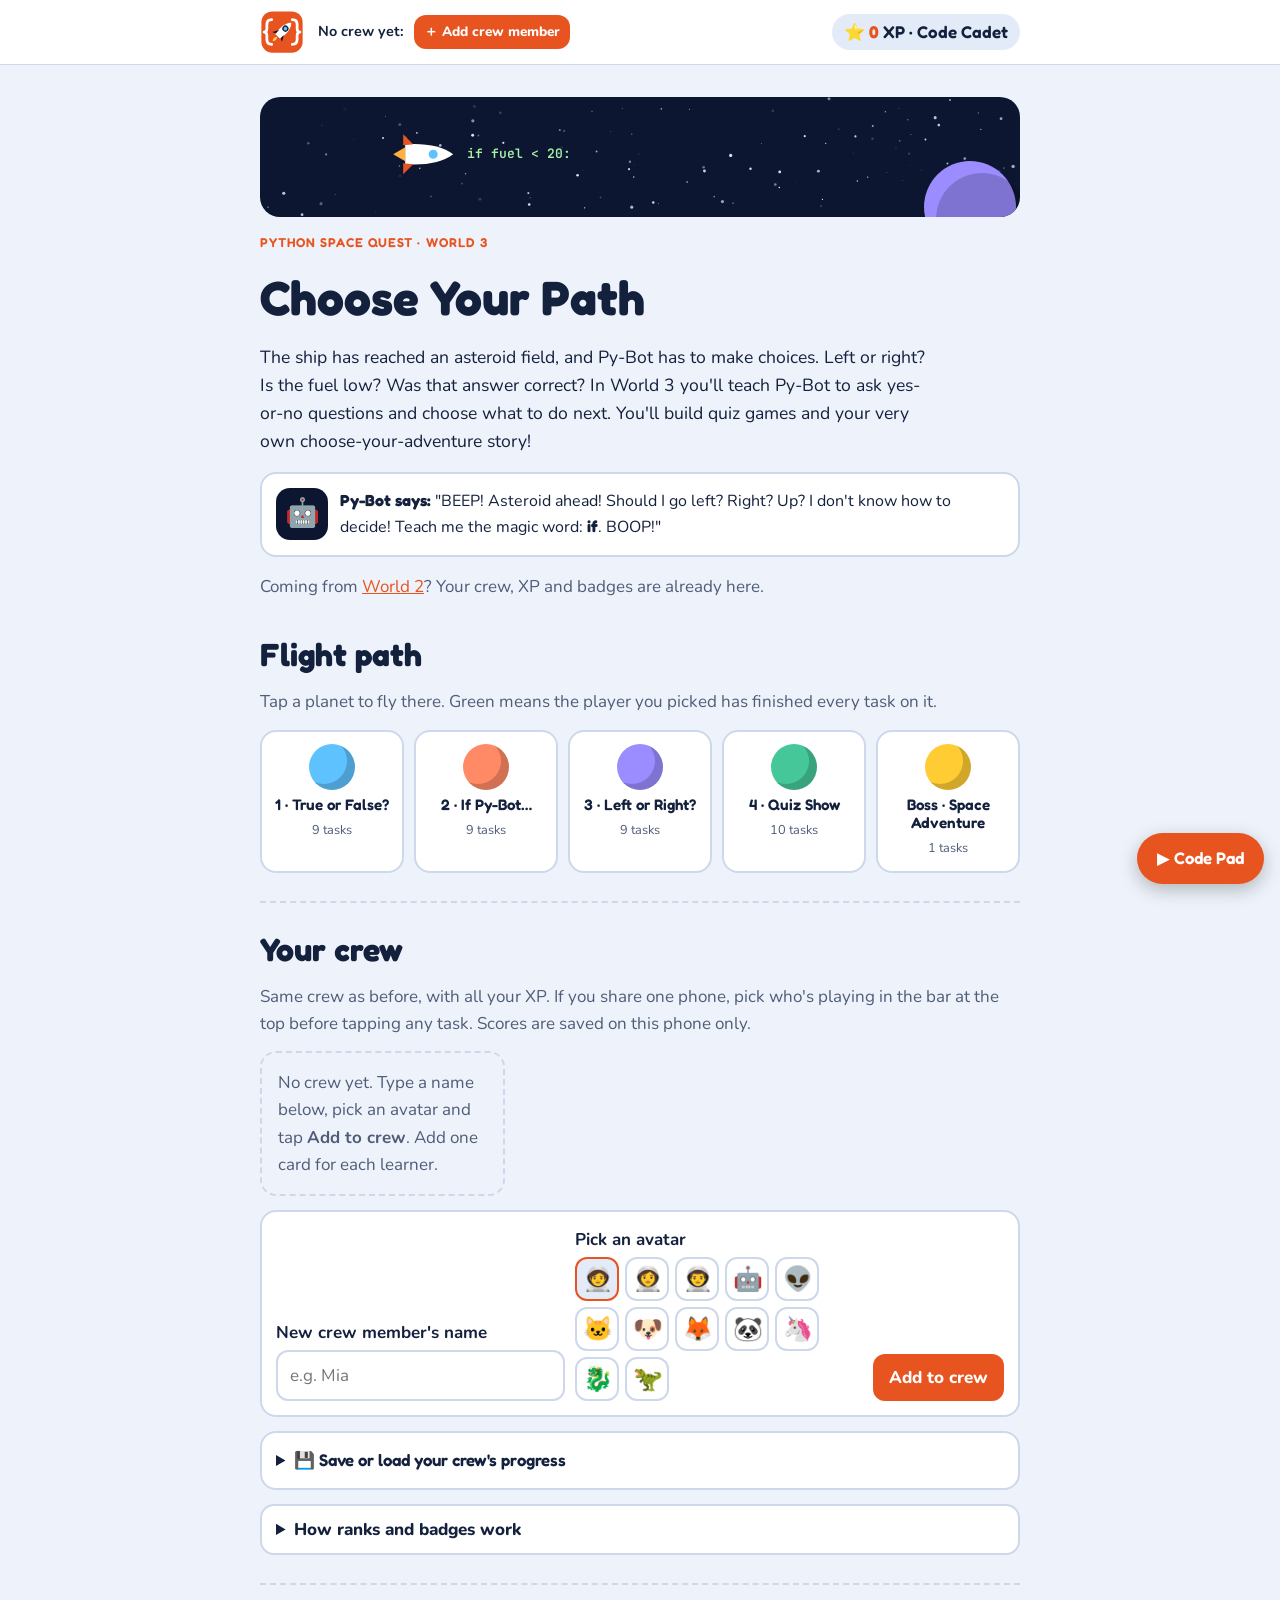
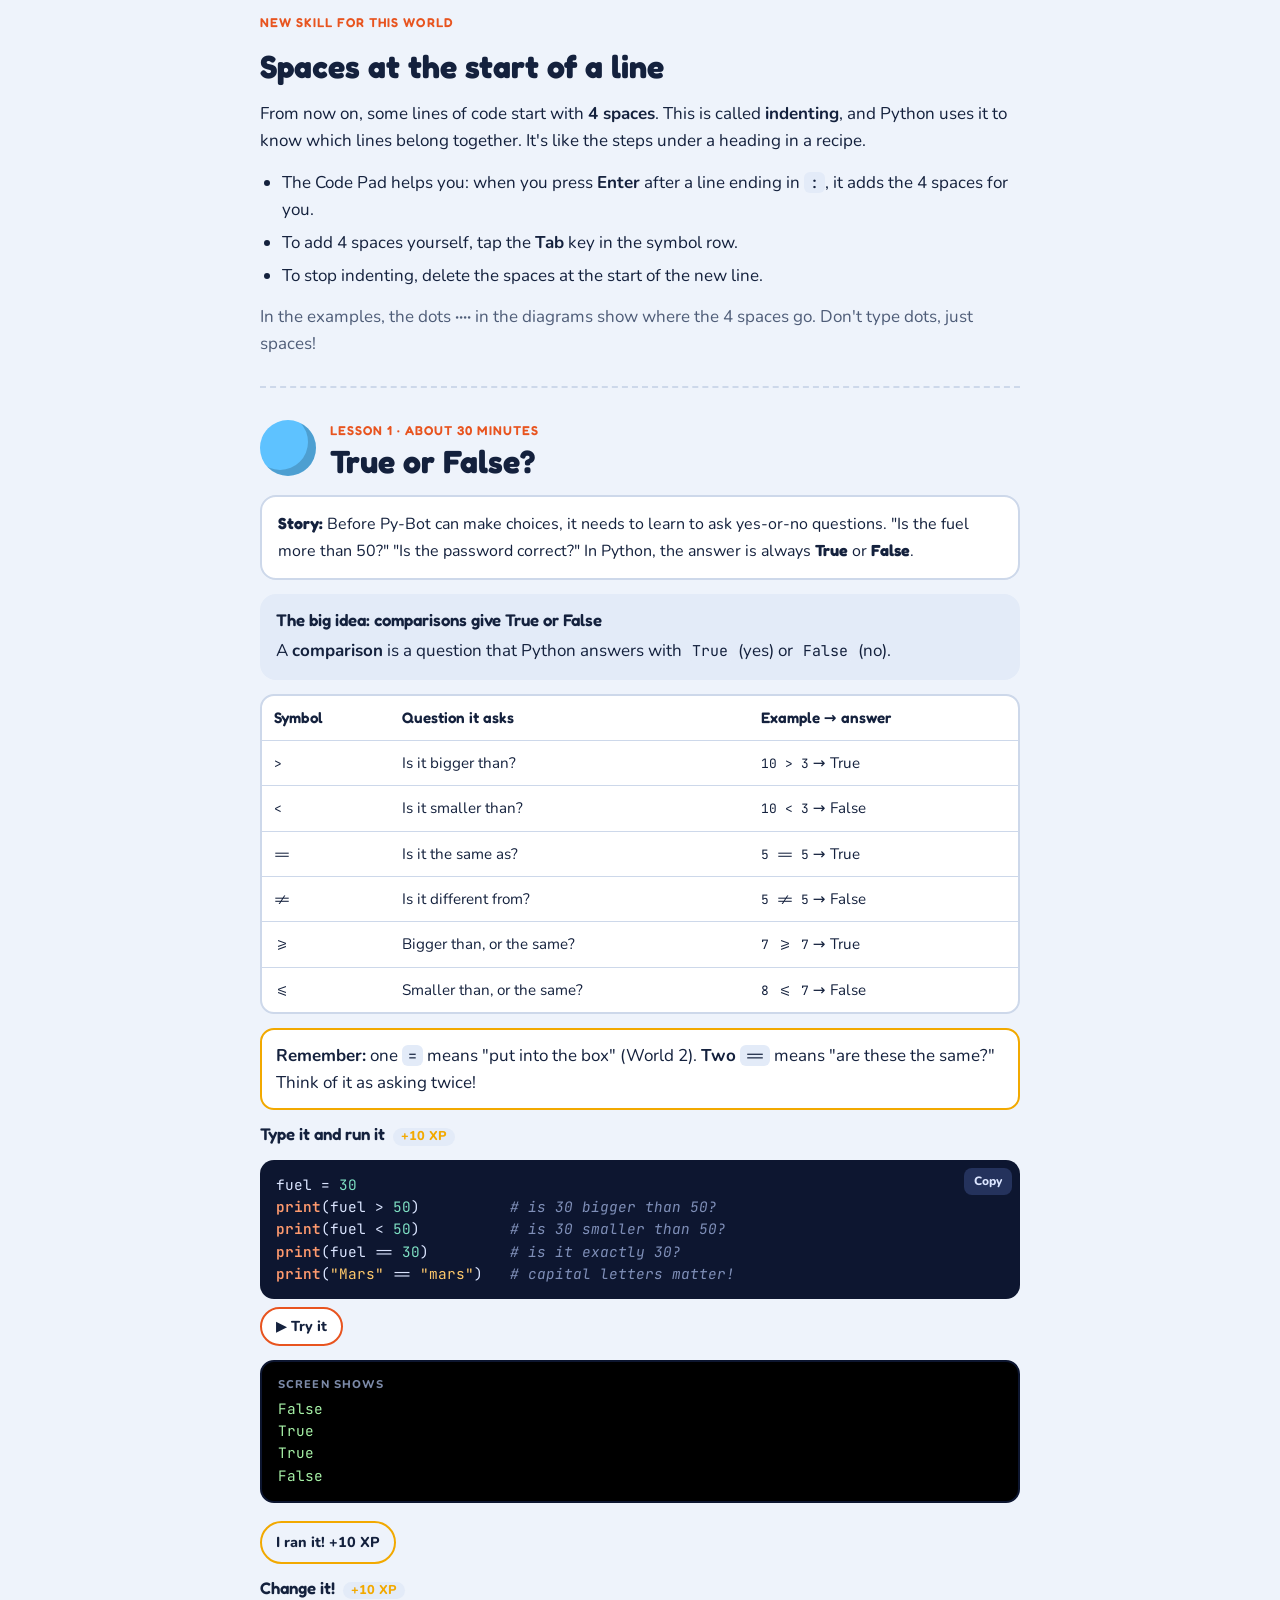
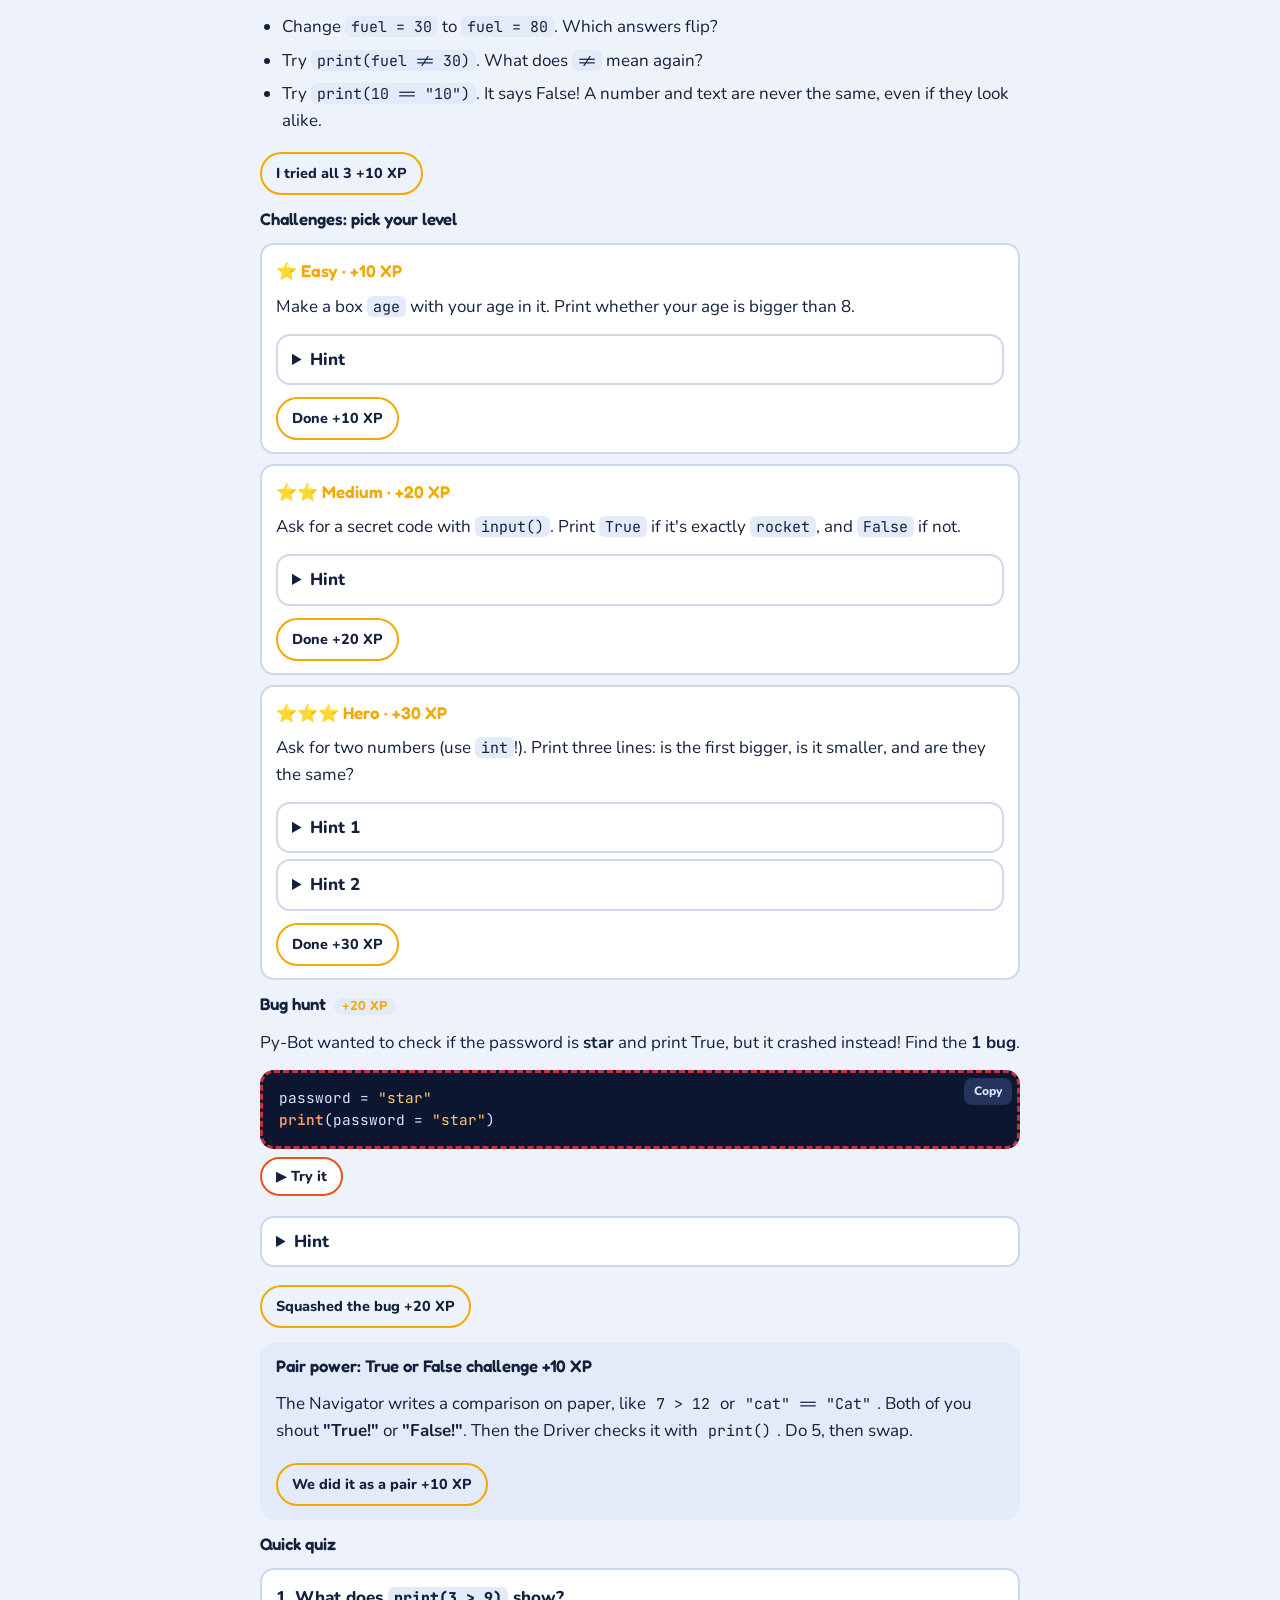
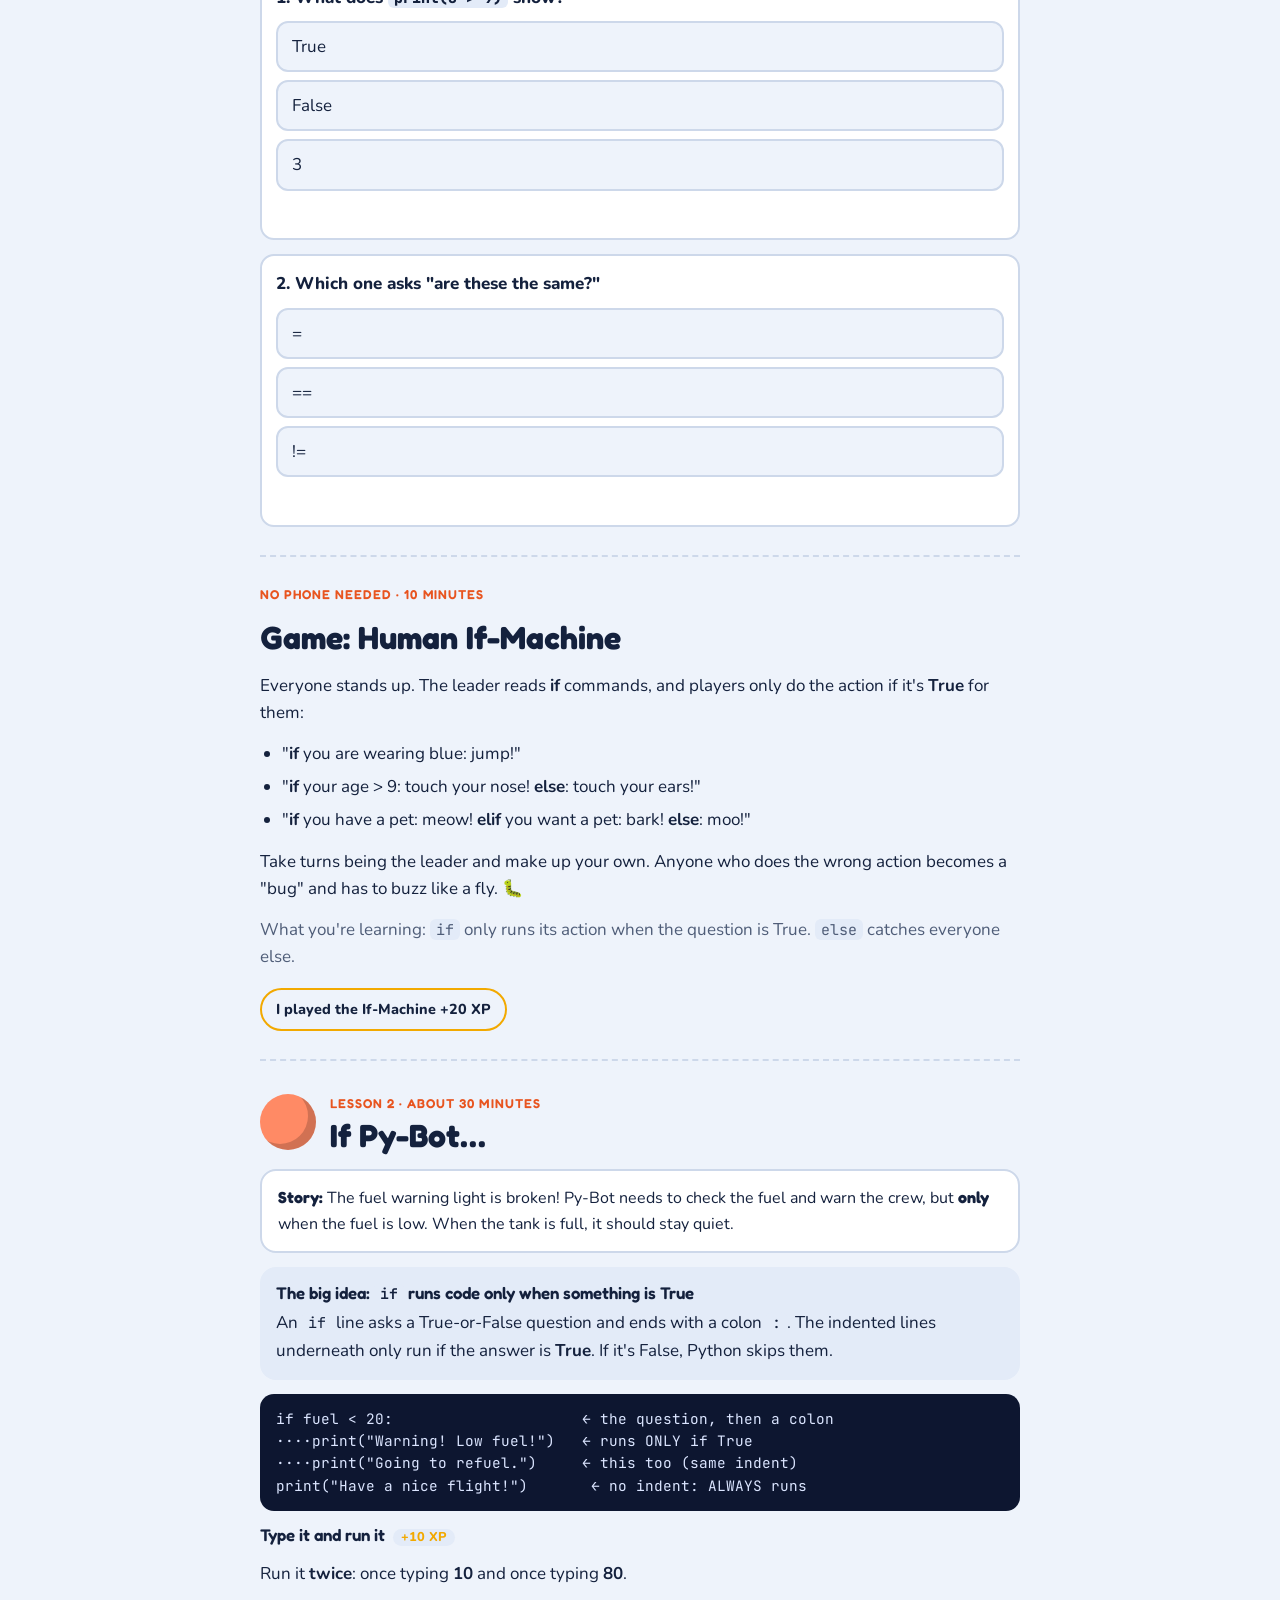
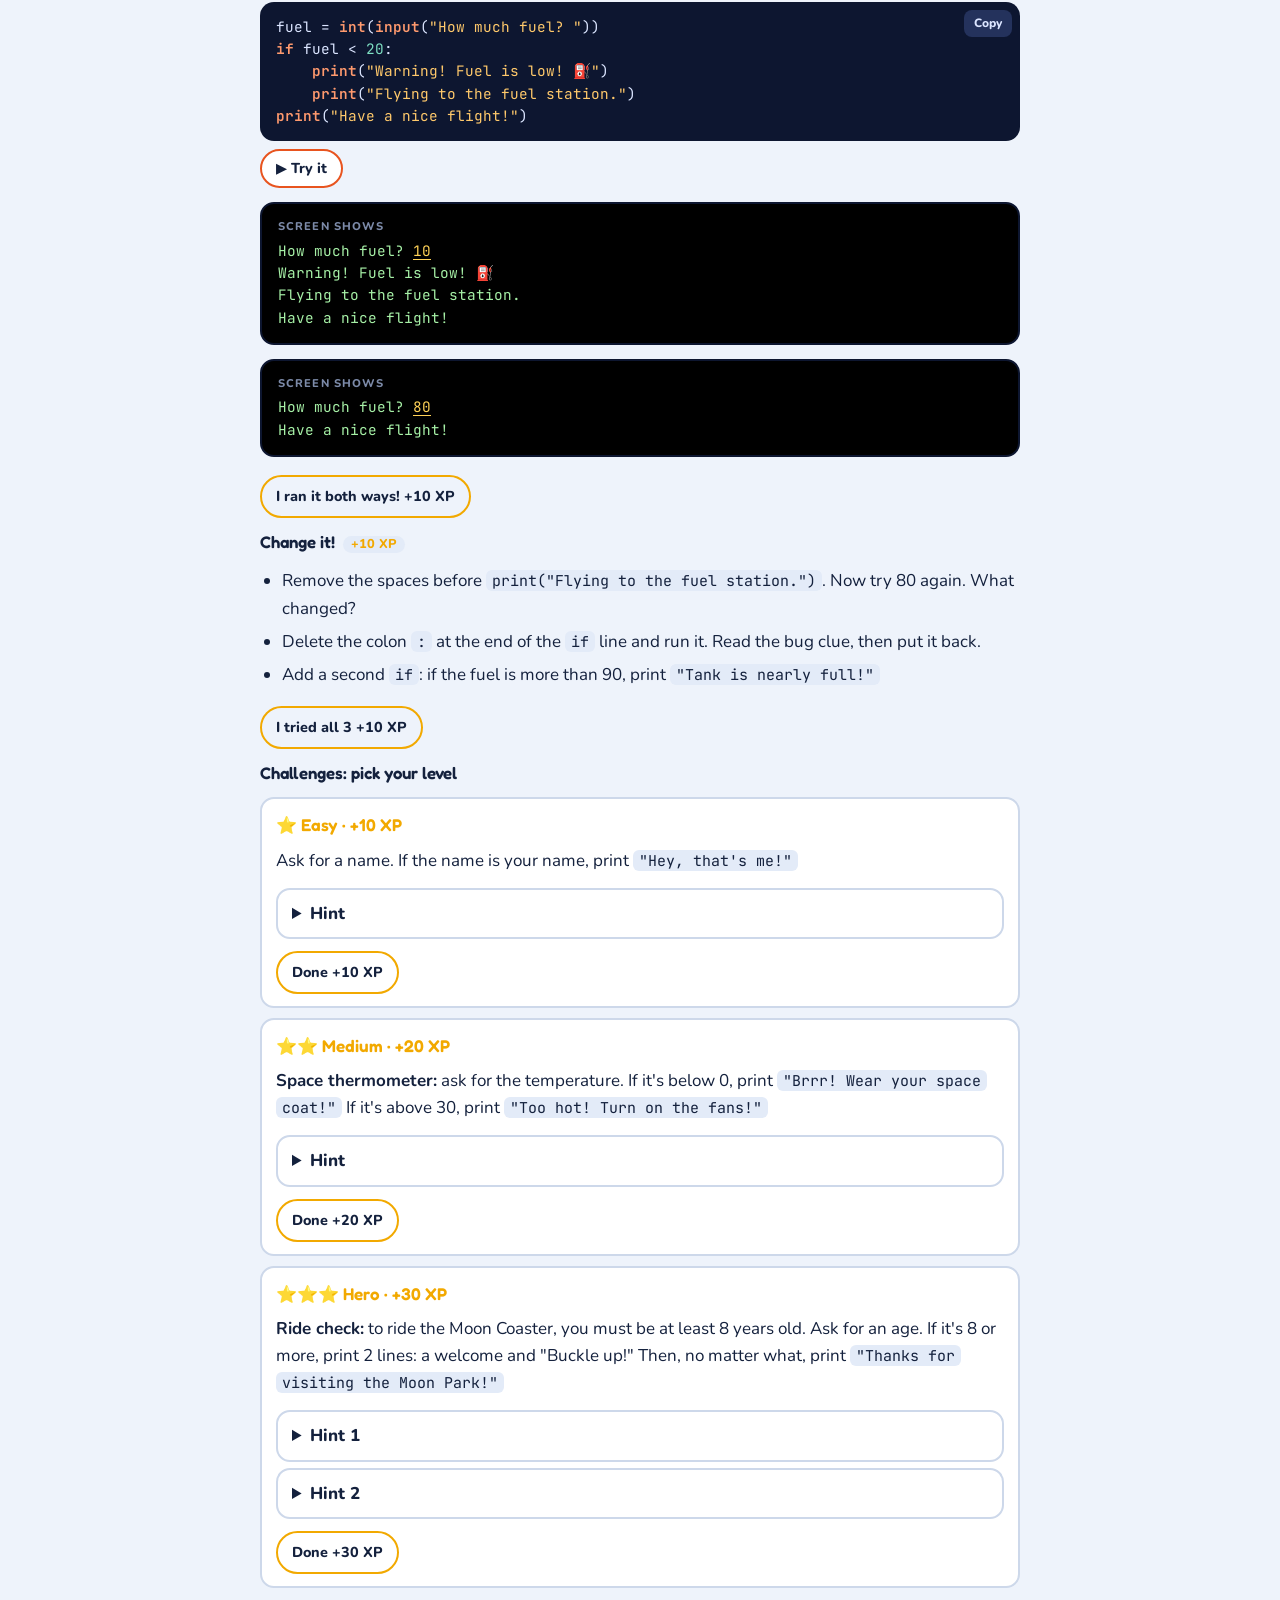
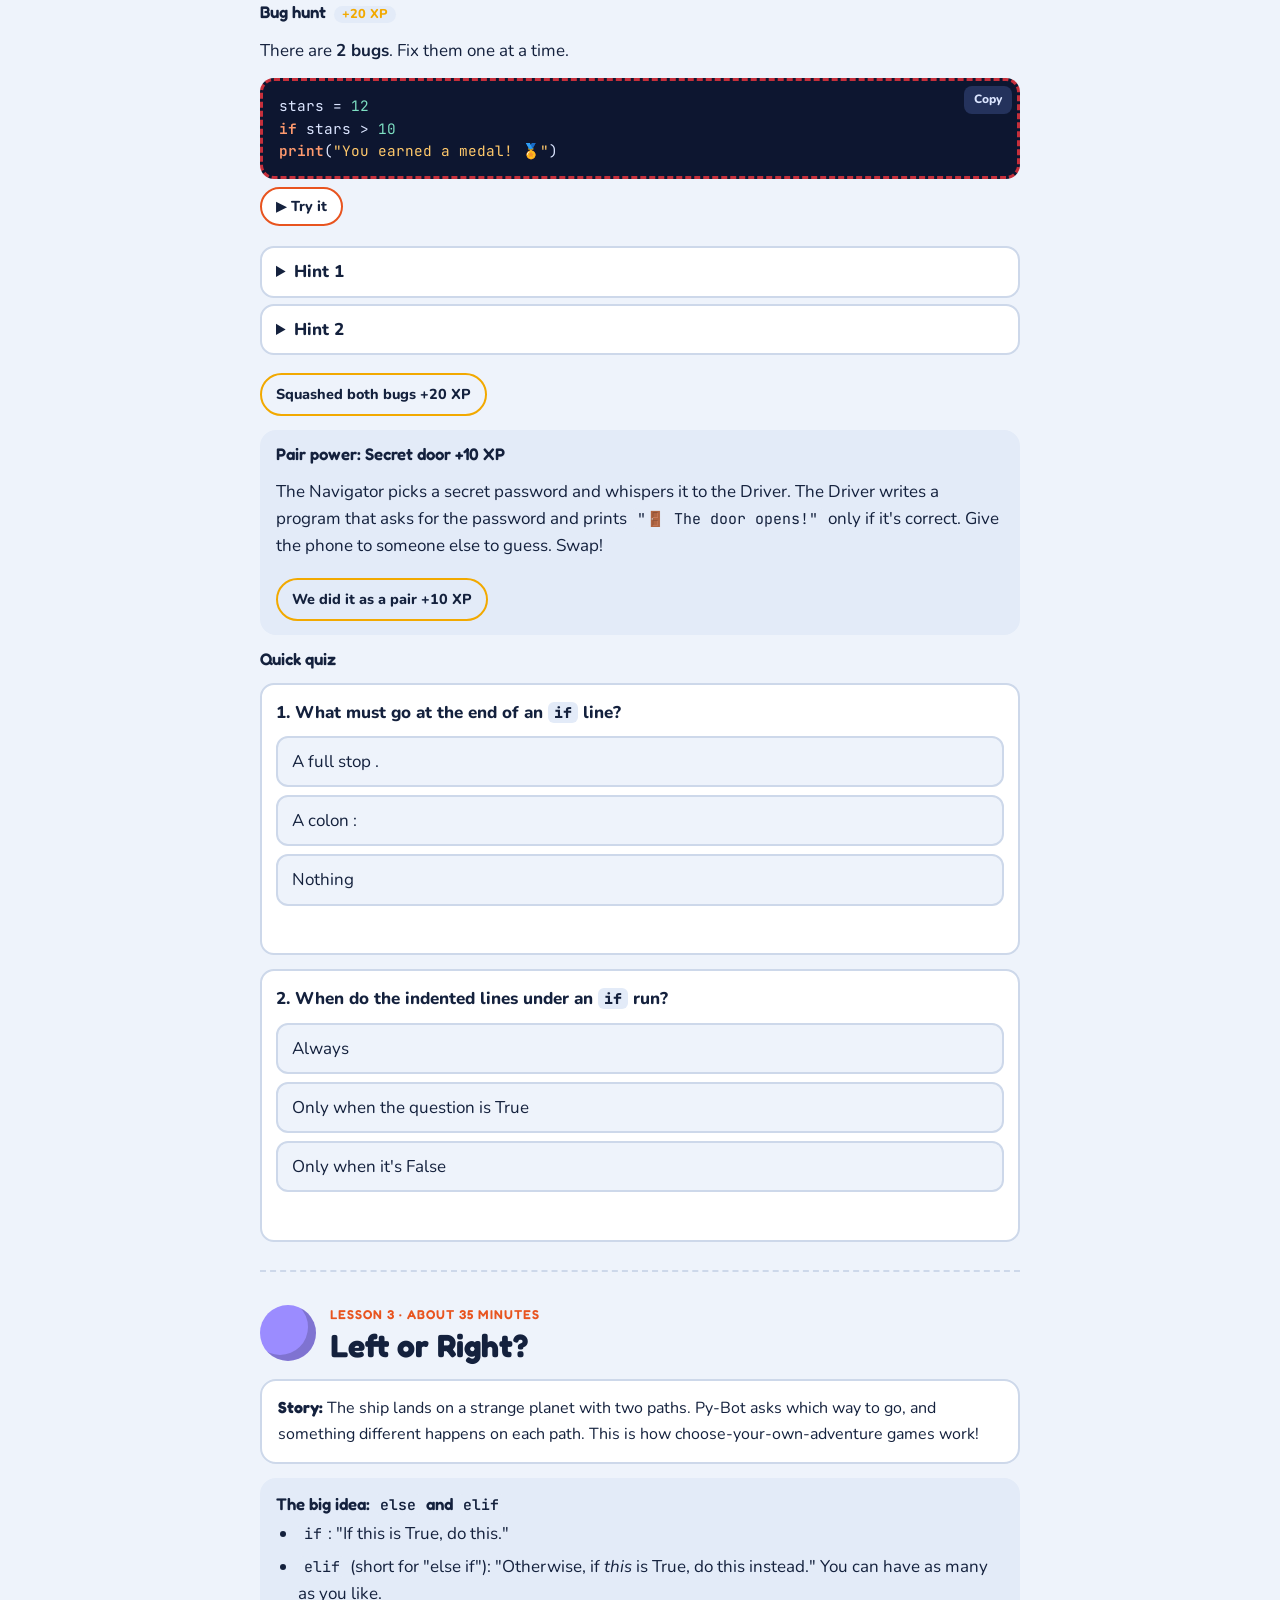
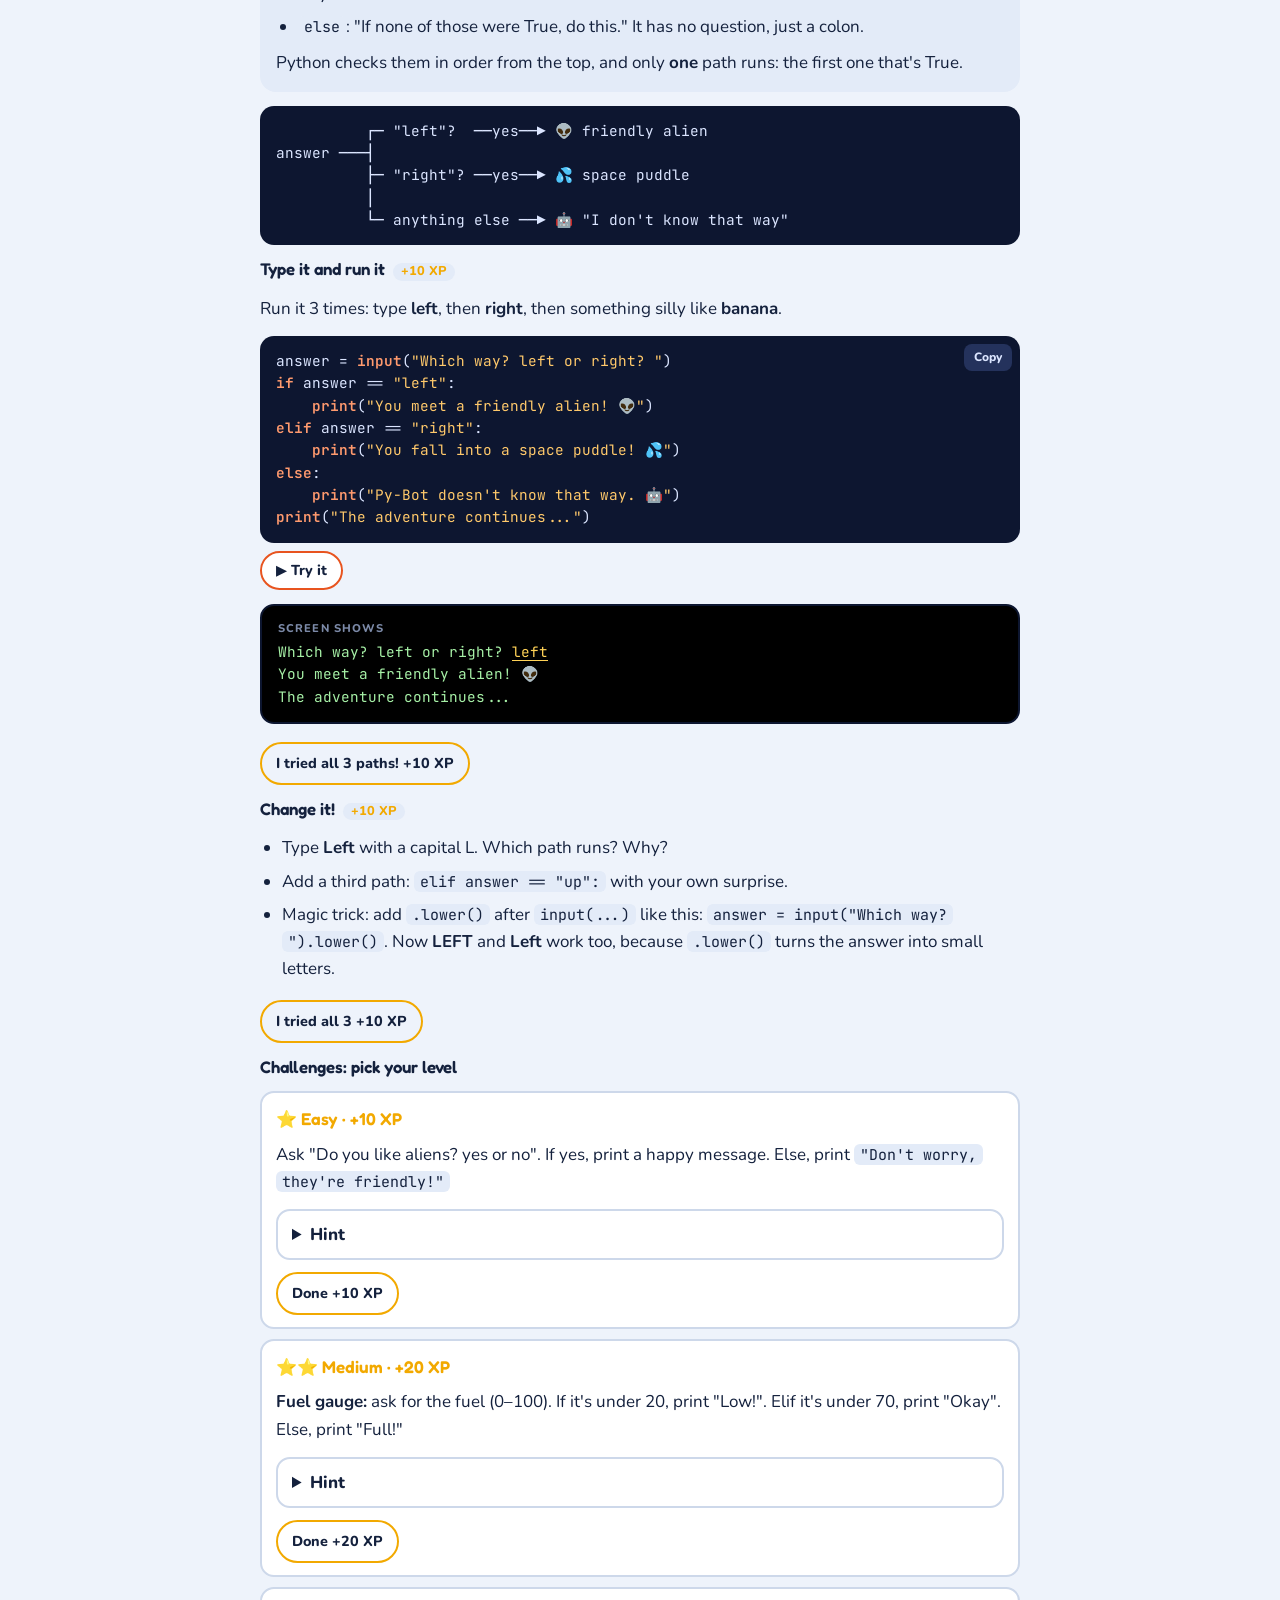
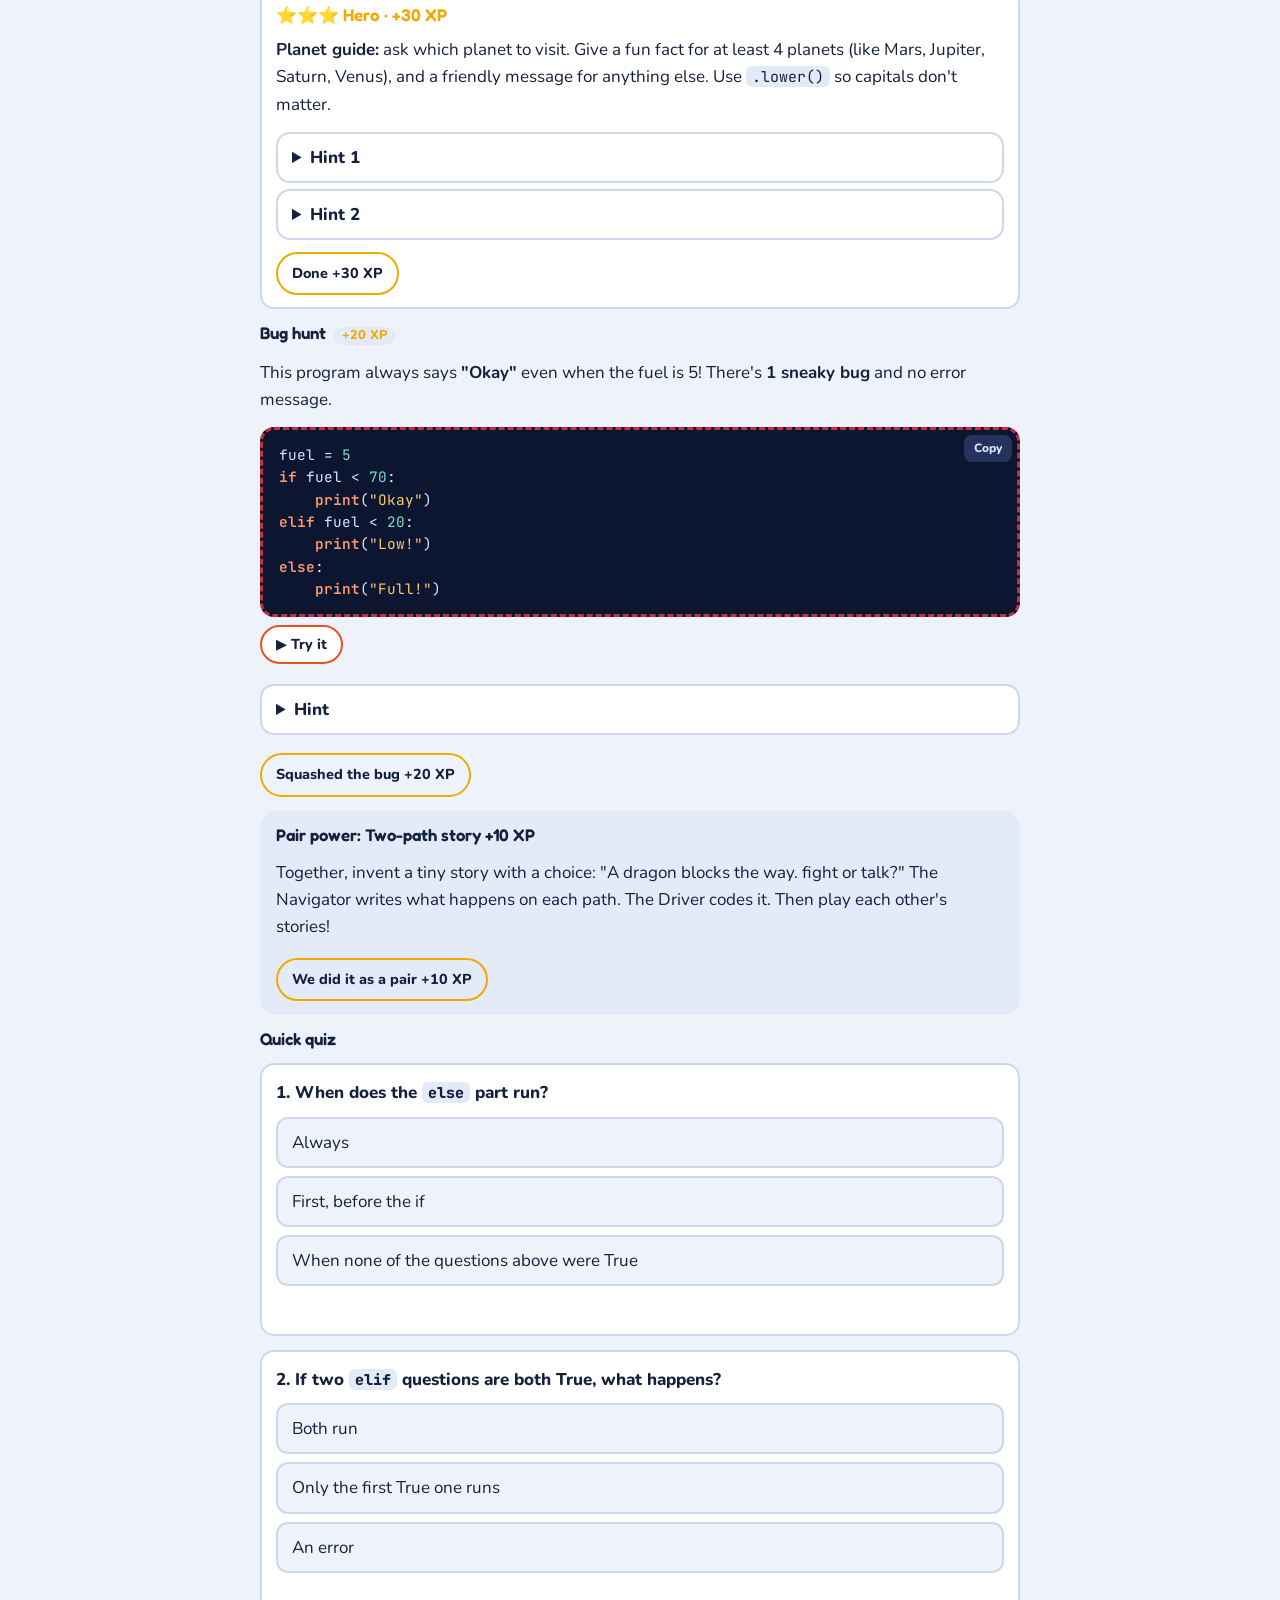
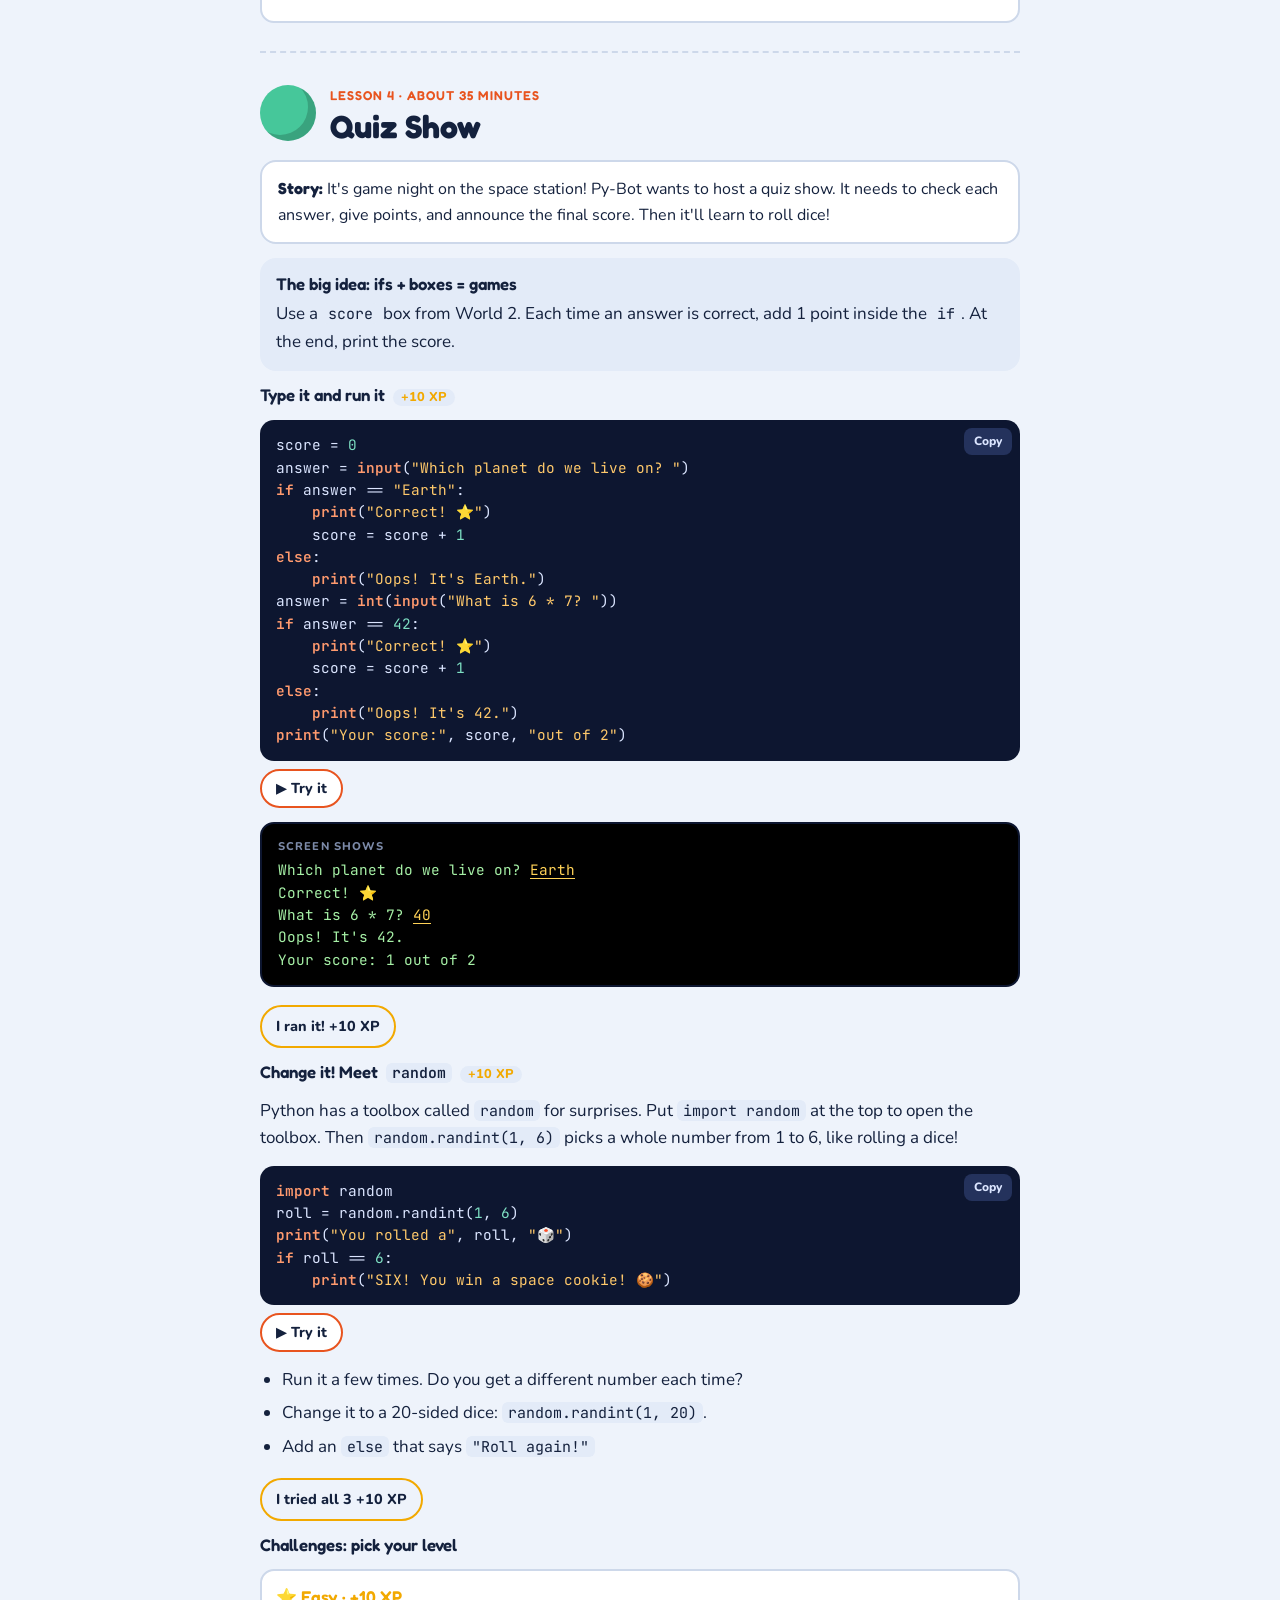
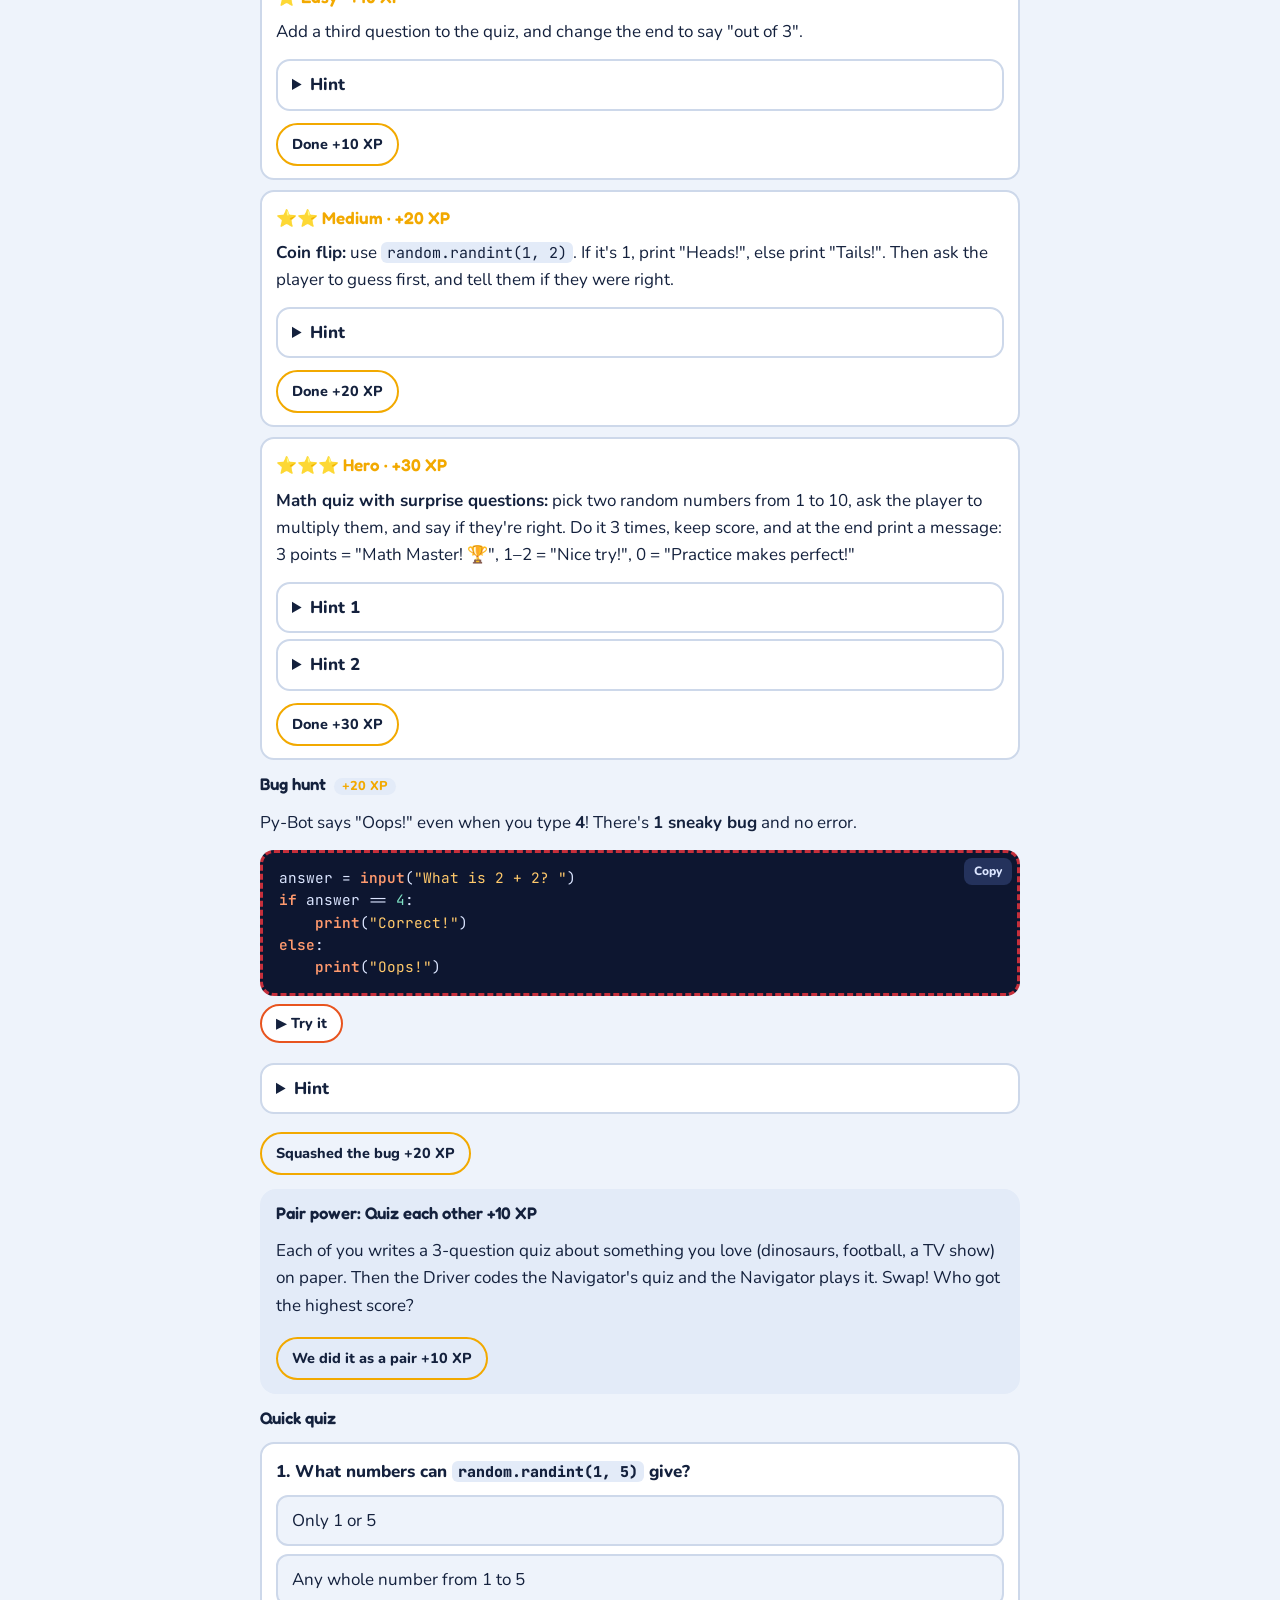
<file: world3.html>
<!doctype html>
<html lang="en">
<head>
<meta charset="utf-8">
<meta name="viewport" content="width=device-width, initial-scale=1, viewport-fit=cover, interactive-widget=resizes-content">
<link rel="icon" href="assets/logo.svg" type="image/svg+xml">
<link rel="apple-touch-icon" href="assets/logo-180.png">
<title>Python Space Quest: World 3</title>
<meta name="claude:viewport-fit-sides" content="cover">
<link rel="preconnect" href="https://fonts.googleapis.com">
<link rel="stylesheet" href="https://fonts.googleapis.com/css2?family=Fredoka:wght@500;600;700&family=Nunito:wght@400;600;700;800&family=JetBrains+Mono:wght@400;600&display=swap">
<link rel="stylesheet" href="assets/quest.css">
</head>
<body>

<div class="crewbar">
  <div class="wrap">
    <a class="home-link" href="index.html" aria-label="Home: all Worlds" title="Home"><img src="assets/logo.svg" alt="" width="44" height="44"></a>
    <div class="who">
      <label for="active-player">Who's playing?</label>
      <select id="active-player" aria-label="Choose the crew member who is playing"></select>
    </div>
    <span class="xp-pill" id="xp-pill">⭐ <b>0</b> XP</span>
  </div>
</div>

<div class="wrap">

<header class="hero">
  <div class="hero-art" aria-hidden="true"><canvas id="stars" data-text="if fuel < 20:" data-planet="#9b8cff"></canvas></div>
  <span class="eyebrow">Python Space Quest · World 3</span>
  <h1>Choose Your Path</h1>
  <p class="lead">The ship has reached an asteroid field, and Py-Bot has to make choices. Left or right? Is the fuel low? Was that answer correct? In World 3 you'll teach Py-Bot to ask yes-or-no questions and choose what to do next. You'll build quiz games and your very own choose-your-adventure story!</p>
  <div class="buddy">
    <div class="face" aria-hidden="true">🤖</div>
    <p><b>Py-Bot says:</b> "BEEP! Asteroid ahead! Should I go left? Right? Up? I don't know how to decide! Teach me the magic word: <b>if</b>. BOOP!"</p>
  </div>
  <p class="muted">Coming from <a href="world2.html">World 2</a>? Your crew, XP and badges are already here.</p>
</header>

<section id="map" aria-labelledby="map-h">
  <div class="stack">
    <h2 id="map-h">Flight path</h2>
    <p class="muted">Tap a planet to fly there. Green means the player you picked has finished every task on it.</p>
    <nav class="map">
      <a class="station" href="#lesson-1" data-lesson="d1"><div class="planet p1"></div><span class="name">1 · True or False?</span><span class="prog"></span></a>
      <a class="station" href="#lesson-2" data-lesson="d2"><div class="planet p2"></div><span class="name">2 · If Py-Bot…</span><span class="prog"></span></a>
      <a class="station" href="#lesson-3" data-lesson="d3"><div class="planet p3"></div><span class="name">3 · Left or Right?</span><span class="prog"></span></a>
      <a class="station" href="#lesson-4" data-lesson="d4"><div class="planet p4"></div><span class="name">4 · Quiz Show</span><span class="prog"></span></a>
      <a class="station" href="#boss" data-lesson="boss"><div class="planet p5"></div><span class="name">Boss · Space Adventure</span><span class="prog"></span></a>
    </nav>
  </div>
</section>

<section id="crew" aria-labelledby="crew-h">
  <div class="stack">
    <h2 id="crew-h">Your crew</h2>
    <p class="muted">Same crew as before, with all your XP. If you share one phone, pick who's playing in the bar at the top before tapping any task. Scores are saved on this phone only.</p>
    <div class="crew-list" id="crew-list"></div>
    <form class="card add-form" id="add-form" autocomplete="off">
      <div class="field">
        <label for="new-name"><b>New crew member's name</b></label>
        <input id="new-name" maxlength="20" placeholder="e.g. Mia" required>
      </div>
      <div class="field">
        <span><b>Pick an avatar</b></span>
        <div class="avatar-pick" id="avatar-pick" role="group" aria-label="Avatar"></div>
      </div>
      <button class="btn" type="submit">Add to crew</button>
    </form>
    <details>
      <summary>How ranks and badges work</summary>
      <div class="stack">
        <div class="tablewrap"><table id="rank-table"><tr><th>Rank</th><th>Total XP needed (all Worlds)</th></tr></table></div>
        <div class="tablewrap"><table id="badge-table"><tr><th>World 3 badge</th><th>How to get it</th></tr></table></div>
      </div>
    </details>
  </div>
</section>

<section id="setup" aria-labelledby="setup-h">
  <div class="stack">
    <span class="eyebrow">New skill for this World</span>
    <h2 id="setup-h">Spaces at the start of a line</h2>
    <p>From now on, some lines of code start with <b>4 spaces</b>. This is called <b>indenting</b>, and Python uses it to know which lines belong together. It's like the steps under a heading in a recipe.</p>
    <ul class="list">
      <li>The Code Pad helps you: when you press <b>Enter</b> after a line ending in <code class="inl">:</code>, it adds the 4 spaces for you.</li>
      <li>To add 4 spaces yourself, tap the <b>Tab</b> key in the symbol row.</li>
      <li>To stop indenting, delete the spaces at the start of the new line.</li>
    </ul>
    <p class="muted">In the examples, the dots <b>····</b> in the diagrams show where the 4 spaces go. Don't type dots, just spaces!</p>
  </div>
</section>

<!-- LESSON 1 -->
<section id="lesson-1" aria-labelledby="d1-h">
  <div class="stack">
    <div class="lesson-head"><div class="planet p1" aria-hidden="true"></div><div><span class="eyebrow">Lesson 1 · About 30 minutes</span><h2 id="d1-h">True or False?</h2></div></div>
    <p class="story"><b>Story:</b> Before Py-Bot can make choices, it needs to learn to ask yes-or-no questions. "Is the fuel more than 50?" "Is the password correct?" In Python, the answer is always <b>True</b> or <b>False</b>.</p>
    <div class="bigidea">
      <h4>The big idea: comparisons give True or False</h4>
      <p>A <b>comparison</b> is a question that Python answers with <code class="inl">True</code> (yes) or <code class="inl">False</code> (no).</p>
    </div>
    <div class="tablewrap"><table>
      <tr><th>Symbol</th><th>Question it asks</th><th>Example → answer</th></tr>
      <tr><td><code>&gt;</code></td><td>Is it bigger than?</td><td><code>10 &gt; 3</code> → True</td></tr>
      <tr><td><code>&lt;</code></td><td>Is it smaller than?</td><td><code>10 &lt; 3</code> → False</td></tr>
      <tr><td><code>==</code></td><td>Is it the same as?</td><td><code>5 == 5</code> → True</td></tr>
      <tr><td><code>!=</code></td><td>Is it different from?</td><td><code>5 != 5</code> → False</td></tr>
      <tr><td><code>&gt;=</code></td><td>Bigger than, or the same?</td><td><code>7 &gt;= 7</code> → True</td></tr>
      <tr><td><code>&lt;=</code></td><td>Smaller than, or the same?</td><td><code>8 &lt;= 7</code> → False</td></tr>
    </table></div>
    <div class="callout"><p><b>Remember:</b> one <code class="inl">=</code> means "put into the box" (World 2). <b>Two</b> <code class="inl">==</code> means "are these the same?" Think of it as asking twice!</p></div>

    <div class="step stack">
      <h4>Type it and run it <span class="xp">+10 XP</span></h4>
      <div class="codebox"><pre class="code">fuel = 30
print(fuel &gt; 50)          # is 30 bigger than 50?
print(fuel &lt; 50)          # is 30 smaller than 50?
print(fuel == 30)         # is it exactly 30?
print("Mars" == "mars")   # capital letters matter!</pre></div>
      <pre class="out">False
True
True
False</pre>
      <div class="task-row"><button class="task" data-id="d1-try" data-xp="10">I ran it! +10 XP</button></div>
    </div>

    <div class="step stack">
      <h4>Change it! <span class="xp">+10 XP</span></h4>
      <ul class="list">
        <li>Change <code class="inl">fuel = 30</code> to <code class="inl">fuel = 80</code>. Which answers flip?</li>
        <li>Try <code class="inl">print(fuel != 30)</code>. What does <code class="inl">!=</code> mean again?</li>
        <li>Try <code class="inl">print(10 == "10")</code>. It says False! A number and text are never the same, even if they look alike.</li>
      </ul>
      <div class="task-row"><button class="task" data-id="d1-change" data-xp="10">I tried all 3 +10 XP</button></div>
    </div>

    <div class="step stack">
      <h4>Challenges: pick your level</h4>
      <div class="challenges">
        <div class="chal"><span class="lvl">⭐ Easy · +10 XP</span><p>Make a box <code class="inl">age</code> with your age in it. Print whether your age is bigger than 8.</p>
          <div class="hints"><details><summary>Hint</summary><p><code class="inl">print(age &gt; 8)</code></p></details></div>
          <div class="task-row"><button class="task" data-id="d1-c1" data-xp="10">Done +10 XP</button></div></div>
        <div class="chal"><span class="lvl">⭐⭐ Medium · +20 XP</span><p>Ask for a secret code with <code class="inl">input()</code>. Print <code class="inl">True</code> if it's exactly <code class="inl">rocket</code>, and <code class="inl">False</code> if not.</p>
          <div class="hints"><details><summary>Hint</summary><p><code class="inl">print(code == "rocket")</code></p></details></div>
          <div class="task-row"><button class="task" data-id="d1-c2" data-xp="20">Done +20 XP</button></div></div>
        <div class="chal"><span class="lvl">⭐⭐⭐ Hero · +30 XP</span><p>Ask for two numbers (use <code class="inl">int</code>!). Print three lines: is the first bigger, is it smaller, and are they the same?</p>
          <div class="hints"><details><summary>Hint 1</summary><p>Two boxes: <code class="inl">a</code> and <code class="inl">b</code>.</p></details><details><summary>Hint 2</summary><p>You can add a label: <code class="inl">print("Same?", a == b)</code></p></details></div>
          <div class="task-row"><button class="task" data-id="d1-c3" data-xp="30">Done +30 XP</button></div></div>
      </div>
    </div>

    <div class="step stack">
      <h4>Bug hunt <span class="xp">+20 XP</span></h4>
      <p>Py-Bot wanted to check if the password is <b>star</b> and print True, but it crashed instead! Find the <b>1 bug</b>.</p>
      <div class="codebox"><pre class="code bad">password = "star"
print(password = "star")</pre></div>
      <div class="hints"><details><summary>Hint</summary><p>Run it and read the clue. How many <code class="inl">=</code> signs do you need to <i>ask</i> a question?</p></details></div>
      <div class="task-row"><button class="task" data-id="d1-bug" data-xp="20">Squashed the bug +20 XP</button></div>
    </div>

    <div class="pair stack">
      <h4>Pair power: True or False challenge <span class="xp">+10 XP</span></h4>
      <p>The Navigator writes a comparison on paper, like <code class="inl">7 &gt; 12</code> or <code class="inl">"cat" == "Cat"</code>. Both of you shout <b>"True!"</b> or <b>"False!"</b>. Then the Driver checks it with <code class="inl">print()</code>. Do 5, then swap.</p>
      <div class="task-row"><button class="task" data-id="d1-pair" data-xp="10">We did it as a pair +10 XP</button></div>
    </div>

    <div class="stack">
      <h4>Quick quiz</h4>
      <div class="quiz" data-id="d1-q1" data-xp="10" data-explain="Yes! 3 is not bigger than 9.">
        <p class="q">1. What does <code class="inl">print(3 &gt; 9)</code> show?</p>
        <div class="choices"><button>True</button><button data-ok>False</button><button>3</button></div>
        <p class="feedback" aria-live="polite"></p></div>
      <div class="quiz" data-id="d1-q2" data-xp="10" data-explain="Correct! Two equals signs ask if things are the same.">
        <p class="q">2. Which one asks "are these the same?"</p>
        <div class="choices"><button>=</button><button data-ok>==</button><button>!=</button></div>
        <p class="feedback" aria-live="polite"></p></div>
    </div>
  </div>
</section>

<section id="unplugged" aria-labelledby="un-h">
  <div class="stack">
    <span class="eyebrow">No phone needed · 10 minutes</span>
    <h2 id="un-h">Game: Human If-Machine</h2>
    <p>Everyone stands up. The leader reads <b>if</b> commands, and players only do the action if it's <b>True</b> for them:</p>
    <ul class="list">
      <li>"<b>if</b> you are wearing blue: jump!"</li>
      <li>"<b>if</b> your age &gt; 9: touch your nose! <b>else</b>: touch your ears!"</li>
      <li>"<b>if</b> you have a pet: meow! <b>elif</b> you want a pet: bark! <b>else</b>: moo!"</li>
    </ul>
    <p>Take turns being the leader and make up your own. Anyone who does the wrong action becomes a "bug" and has to buzz like a fly. 🐛</p>
    <p class="muted">What you're learning: <code class="inl">if</code> only runs its action when the question is True. <code class="inl">else</code> catches everyone else.</p>
    <div class="task-row"><button class="task" data-id="w3-un" data-xp="20">I played the If-Machine +20 XP</button></div>
  </div>
</section>

<!-- LESSON 2 -->
<section id="lesson-2" aria-labelledby="d2-h">
  <div class="stack">
    <div class="lesson-head"><div class="planet p2" aria-hidden="true"></div><div><span class="eyebrow">Lesson 2 · About 30 minutes</span><h2 id="d2-h">If Py-Bot…</h2></div></div>
    <p class="story"><b>Story:</b> The fuel warning light is broken! Py-Bot needs to check the fuel and warn the crew, but <b>only</b> when the fuel is low. When the tank is full, it should stay quiet.</p>
    <div class="bigidea">
      <h4>The big idea: <code class="inl">if</code> runs code only when something is True</h4>
      <p>An <code class="inl">if</code> line asks a True-or-False question and ends with a colon <code class="inl">:</code>. The indented lines underneath only run if the answer is <b>True</b>. If it's False, Python skips them.</p>
    </div>
    <pre class="code" aria-label="Diagram of an if statement">if fuel &lt; 20:                     ← the question, then a colon
····print("Warning! Low fuel!")   ← runs ONLY if True
····print("Going to refuel.")     ← this too (same indent)
print("Have a nice flight!")       ← no indent: ALWAYS runs</pre>

    <div class="step stack">
      <h4>Type it and run it <span class="xp">+10 XP</span></h4>
      <p>Run it <b>twice</b>: once typing <b>10</b> and once typing <b>80</b>.</p>
      <div class="codebox"><pre class="code">fuel = int(input("How much fuel? "))
if fuel &lt; 20:
    print("Warning! Fuel is low! ⛽")
    print("Flying to the fuel station.")
print("Have a nice flight!")</pre></div>
      <pre class="out">How much fuel? <span class="typed">10</span>
Warning! Fuel is low! ⛽
Flying to the fuel station.
Have a nice flight!</pre>
      <pre class="out">How much fuel? <span class="typed">80</span>
Have a nice flight!</pre>
      <div class="task-row"><button class="task" data-id="d2-try" data-xp="10">I ran it both ways! +10 XP</button></div>
    </div>

    <div class="step stack">
      <h4>Change it! <span class="xp">+10 XP</span></h4>
      <ul class="list">
        <li>Remove the spaces before <code class="inl">print("Flying to the fuel station.")</code>. Now try 80 again. What changed?</li>
        <li>Delete the colon <code class="inl">:</code> at the end of the <code class="inl">if</code> line and run it. Read the bug clue, then put it back.</li>
        <li>Add a second <code class="inl">if</code>: if the fuel is more than 90, print <code class="inl">"Tank is nearly full!"</code></li>
      </ul>
      <div class="task-row"><button class="task" data-id="d2-change" data-xp="10">I tried all 3 +10 XP</button></div>
    </div>

    <div class="step stack">
      <h4>Challenges: pick your level</h4>
      <div class="challenges">
        <div class="chal"><span class="lvl">⭐ Easy · +10 XP</span><p>Ask for a name. If the name is your name, print <code class="inl">"Hey, that's me!"</code></p>
          <div class="hints"><details><summary>Hint</summary><p><code class="inl">if name == "Mia":</code> then an indented print.</p></details></div>
          <div class="task-row"><button class="task" data-id="d2-c1" data-xp="10">Done +10 XP</button></div></div>
        <div class="chal"><span class="lvl">⭐⭐ Medium · +20 XP</span><p><b>Space thermometer:</b> ask for the temperature. If it's below 0, print <code class="inl">"Brrr! Wear your space coat!"</code> If it's above 30, print <code class="inl">"Too hot! Turn on the fans!"</code></p>
          <div class="hints"><details><summary>Hint</summary><p>Two separate <code class="inl">if</code> blocks, one after the other.</p></details></div>
          <div class="task-row"><button class="task" data-id="d2-c2" data-xp="20">Done +20 XP</button></div></div>
        <div class="chal"><span class="lvl">⭐⭐⭐ Hero · +30 XP</span><p><b>Ride check:</b> to ride the Moon Coaster, you must be at least 8 years old. Ask for an age. If it's 8 or more, print 2 lines: a welcome and "Buckle up!" Then, no matter what, print <code class="inl">"Thanks for visiting the Moon Park!"</code></p>
          <div class="hints"><details><summary>Hint 1</summary><p>"At least 8" means <code class="inl">&gt;= 8</code>.</p></details><details><summary>Hint 2</summary><p>The last line has no spaces in front, so it always runs.</p></details></div>
          <div class="task-row"><button class="task" data-id="d2-c3" data-xp="30">Done +30 XP</button></div></div>
      </div>
    </div>

    <div class="step stack">
      <h4>Bug hunt <span class="xp">+20 XP</span></h4>
      <p>There are <b>2 bugs</b>. Fix them one at a time.</p>
      <div class="codebox"><pre class="code bad">stars = 12
if stars &gt; 10
print("You earned a medal! 🏅")</pre></div>
      <div class="hints"><details><summary>Hint 1</summary><p>What does every <code class="inl">if</code> line end with?</p></details><details><summary>Hint 2</summary><p>How does Python know which line belongs inside the <code class="inl">if</code>?</p></details></div>
      <div class="task-row"><button class="task" data-id="d2-bug" data-xp="20">Squashed both bugs +20 XP</button></div>
    </div>

    <div class="pair stack">
      <h4>Pair power: Secret door <span class="xp">+10 XP</span></h4>
      <p>The Navigator picks a secret password and whispers it to the Driver. The Driver writes a program that asks for the password and prints <code class="inl">"🚪 The door opens!"</code> only if it's correct. Give the phone to someone else to guess. Swap!</p>
      <div class="task-row"><button class="task" data-id="d2-pair" data-xp="10">We did it as a pair +10 XP</button></div>
    </div>

    <div class="stack">
      <h4>Quick quiz</h4>
      <div class="quiz" data-id="d2-q1" data-xp="10" data-explain="Yes! Every if line ends with a colon.">
        <p class="q">1. What must go at the end of an <code class="inl">if</code> line?</p>
        <div class="choices"><button>A full stop .</button><button data-ok>A colon :</button><button>Nothing</button></div>
        <p class="feedback" aria-live="polite"></p></div>
      <div class="quiz" data-id="d2-q2" data-xp="10" data-explain="Correct! The indented lines only run when the question is True.">
        <p class="q">2. When do the indented lines under an <code class="inl">if</code> run?</p>
        <div class="choices"><button>Always</button><button data-ok>Only when the question is True</button><button>Only when it's False</button></div>
        <p class="feedback" aria-live="polite"></p></div>
    </div>
  </div>
</section>

<!-- LESSON 3 -->
<section id="lesson-3" aria-labelledby="d3-h">
  <div class="stack">
    <div class="lesson-head"><div class="planet p3" aria-hidden="true"></div><div><span class="eyebrow">Lesson 3 · About 35 minutes</span><h2 id="d3-h">Left or Right?</h2></div></div>
    <p class="story"><b>Story:</b> The ship lands on a strange planet with two paths. Py-Bot asks which way to go, and something different happens on each path. This is how choose-your-own-adventure games work!</p>
    <div class="bigidea">
      <h4>The big idea: <code class="inl">else</code> and <code class="inl">elif</code></h4>
      <ul class="list">
        <li><code class="inl">if</code>: "If this is True, do this."</li>
        <li><code class="inl">elif</code> (short for "else if"): "Otherwise, if <i>this</i> is True, do this instead." You can have as many as you like.</li>
        <li><code class="inl">else</code>: "If none of those were True, do this." It has no question, just a colon.</li>
      </ul>
      <p style="margin-top:8px">Python checks them in order from the top, and only <b>one</b> path runs: the first one that's True.</p>
    </div>
    <pre class="code" aria-label="Diagram of if elif else">          ┌─ "left"?  ──yes──▶ 👽 friendly alien
answer ───┤
          ├─ "right"? ──yes──▶ 💦 space puddle
          │
          └─ anything else ──▶ 🤖 "I don't know that way"</pre>

    <div class="step stack">
      <h4>Type it and run it <span class="xp">+10 XP</span></h4>
      <p>Run it 3 times: type <b>left</b>, then <b>right</b>, then something silly like <b>banana</b>.</p>
      <div class="codebox"><pre class="code">answer = input("Which way? left or right? ")
if answer == "left":
    print("You meet a friendly alien! 👽")
elif answer == "right":
    print("You fall into a space puddle! 💦")
else:
    print("Py-Bot doesn't know that way. 🤖")
print("The adventure continues...")</pre></div>
      <pre class="out">Which way? left or right? <span class="typed">left</span>
You meet a friendly alien! 👽
The adventure continues...</pre>
      <div class="task-row"><button class="task" data-id="d3-try" data-xp="10">I tried all 3 paths! +10 XP</button></div>
    </div>

    <div class="step stack">
      <h4>Change it! <span class="xp">+10 XP</span></h4>
      <ul class="list">
        <li>Type <b>Left</b> with a capital L. Which path runs? Why?</li>
        <li>Add a third path: <code class="inl">elif answer == "up":</code> with your own surprise.</li>
        <li>Magic trick: add <code class="inl">.lower()</code> after <code class="inl">input(...)</code> like this: <code class="inl">answer = input("Which way? ").lower()</code>. Now <b>LEFT</b> and <b>Left</b> work too, because <code class="inl">.lower()</code> turns the answer into small letters.</li>
      </ul>
      <div class="task-row"><button class="task" data-id="d3-change" data-xp="10">I tried all 3 +10 XP</button></div>
    </div>

    <div class="step stack">
      <h4>Challenges: pick your level</h4>
      <div class="challenges">
        <div class="chal"><span class="lvl">⭐ Easy · +10 XP</span><p>Ask "Do you like aliens? yes or no". If yes, print a happy message. Else, print <code class="inl">"Don't worry, they're friendly!"</code></p>
          <div class="hints"><details><summary>Hint</summary><p>Just <code class="inl">if</code> and <code class="inl">else</code>, no elif needed.</p></details></div>
          <div class="task-row"><button class="task" data-id="d3-c1" data-xp="10">Done +10 XP</button></div></div>
        <div class="chal"><span class="lvl">⭐⭐ Medium · +20 XP</span><p><b>Fuel gauge:</b> ask for the fuel (0–100). If it's under 20, print "Low!". Elif it's under 70, print "Okay". Else, print "Full!"</p>
          <div class="hints"><details><summary>Hint</summary><p>Order matters! Check the smallest first. If fuel is 10, it's under 20 <i>and</i> under 70, but only the first True path runs.</p></details></div>
          <div class="task-row"><button class="task" data-id="d3-c2" data-xp="20">Done +20 XP</button></div></div>
        <div class="chal"><span class="lvl">⭐⭐⭐ Hero · +30 XP</span><p><b>Planet guide:</b> ask which planet to visit. Give a fun fact for at least 4 planets (like Mars, Jupiter, Saturn, Venus), and a friendly message for anything else. Use <code class="inl">.lower()</code> so capitals don't matter.</p>
          <div class="hints"><details><summary>Hint 1</summary><p>One <code class="inl">if</code>, three <code class="inl">elif</code>, one <code class="inl">else</code>.</p></details><details><summary>Hint 2</summary><p>After <code class="inl">.lower()</code>, compare with small letters: <code class="inl">== "mars"</code></p></details></div>
          <div class="task-row"><button class="task" data-id="d3-c3" data-xp="30">Done +30 XP</button></div></div>
      </div>
    </div>

    <div class="step stack">
      <h4>Bug hunt <span class="xp">+20 XP</span></h4>
      <p>This program always says <b>"Okay"</b> even when the fuel is 5! There's <b>1 sneaky bug</b> and no error message.</p>
      <div class="codebox"><pre class="code bad">fuel = 5
if fuel &lt; 70:
    print("Okay")
elif fuel &lt; 20:
    print("Low!")
else:
    print("Full!")</pre></div>
      <div class="hints"><details><summary>Hint</summary><p>Python stops at the <b>first</b> True path. Is 5 smaller than 70? Then it never even looks at the next one…</p></details></div>
      <div class="task-row"><button class="task" data-id="d3-bug" data-xp="20">Squashed the bug +20 XP</button></div>
    </div>

    <div class="pair stack">
      <h4>Pair power: Two-path story <span class="xp">+10 XP</span></h4>
      <p>Together, invent a tiny story with a choice: "A dragon blocks the way. fight or talk?" The Navigator writes what happens on each path. The Driver codes it. Then play each other's stories!</p>
      <div class="task-row"><button class="task" data-id="d3-pair" data-xp="10">We did it as a pair +10 XP</button></div>
    </div>

    <div class="stack">
      <h4>Quick quiz</h4>
      <div class="quiz" data-id="d3-q1" data-xp="10" data-explain="Yes! else catches everything the other paths didn't.">
        <p class="q">1. When does the <code class="inl">else</code> part run?</p>
        <div class="choices"><button>Always</button><button>First, before the if</button><button data-ok>When none of the questions above were True</button></div>
        <p class="feedback" aria-live="polite"></p></div>
      <div class="quiz" data-id="d3-q2" data-xp="10" data-explain="Correct! Only the first True path runs.">
        <p class="q">2. If two <code class="inl">elif</code> questions are both True, what happens?</p>
        <div class="choices"><button>Both run</button><button data-ok>Only the first True one runs</button><button>An error</button></div>
        <p class="feedback" aria-live="polite"></p></div>
    </div>
  </div>
</section>

<!-- LESSON 4 -->
<section id="lesson-4" aria-labelledby="d4-h">
  <div class="stack">
    <div class="lesson-head"><div class="planet p4" aria-hidden="true"></div><div><span class="eyebrow">Lesson 4 · About 35 minutes</span><h2 id="d4-h">Quiz Show</h2></div></div>
    <p class="story"><b>Story:</b> It's game night on the space station! Py-Bot wants to host a quiz show. It needs to check each answer, give points, and announce the final score. Then it'll learn to roll dice!</p>
    <div class="bigidea">
      <h4>The big idea: ifs + boxes = games</h4>
      <p>Use a <code class="inl">score</code> box from World 2. Each time an answer is correct, add 1 point inside the <code class="inl">if</code>. At the end, print the score.</p>
    </div>

    <div class="step stack">
      <h4>Type it and run it <span class="xp">+10 XP</span></h4>
      <div class="codebox"><pre class="code">score = 0
answer = input("Which planet do we live on? ")
if answer == "Earth":
    print("Correct! ⭐")
    score = score + 1
else:
    print("Oops! It's Earth.")
answer = int(input("What is 6 * 7? "))
if answer == 42:
    print("Correct! ⭐")
    score = score + 1
else:
    print("Oops! It's 42.")
print("Your score:", score, "out of 2")</pre></div>
      <pre class="out">Which planet do we live on? <span class="typed">Earth</span>
Correct! ⭐
What is 6 * 7? <span class="typed">40</span>
Oops! It's 42.
Your score: 1 out of 2</pre>
      <div class="task-row"><button class="task" data-id="d4-try" data-xp="10">I ran it! +10 XP</button></div>
    </div>

    <div class="step stack">
      <h4>Change it! Meet <code class="inl">random</code> <span class="xp">+10 XP</span></h4>
      <p>Python has a toolbox called <code class="inl">random</code> for surprises. Put <code class="inl">import random</code> at the top to open the toolbox. Then <code class="inl">random.randint(1, 6)</code> picks a whole number from 1 to 6, like rolling a dice!</p>
      <div class="codebox"><pre class="code">import random
roll = random.randint(1, 6)
print("You rolled a", roll, "🎲")
if roll == 6:
    print("SIX! You win a space cookie! 🍪")</pre></div>
      <ul class="list">
        <li>Run it a few times. Do you get a different number each time?</li>
        <li>Change it to a 20-sided dice: <code class="inl">random.randint(1, 20)</code>.</li>
        <li>Add an <code class="inl">else</code> that says <code class="inl">"Roll again!"</code></li>
      </ul>
      <div class="task-row"><button class="task" data-id="d4-change" data-xp="10">I tried all 3 +10 XP</button></div>
    </div>

    <div class="step stack">
      <h4>Challenges: pick your level</h4>
      <div class="challenges">
        <div class="chal"><span class="lvl">⭐ Easy · +10 XP</span><p>Add a third question to the quiz, and change the end to say "out of 3".</p>
          <div class="hints"><details><summary>Hint</summary><p>Copy one whole question block (5 lines) and change the question and answer.</p></details></div>
          <div class="task-row"><button class="task" data-id="d4-c1" data-xp="10">Done +10 XP</button></div></div>
        <div class="chal"><span class="lvl">⭐⭐ Medium · +20 XP</span><p><b>Coin flip:</b> use <code class="inl">random.randint(1, 2)</code>. If it's 1, print "Heads!", else print "Tails!". Then ask the player to guess first, and tell them if they were right.</p>
          <div class="hints"><details><summary>Hint</summary><p>Turn the number into a word first: <code class="inl">if flip == 1: side = "heads"</code>, <code class="inl">else: side = "tails"</code>. Then compare it with the guess.</p></details></div>
          <div class="task-row"><button class="task" data-id="d4-c2" data-xp="20">Done +20 XP</button></div></div>
        <div class="chal"><span class="lvl">⭐⭐⭐ Hero · +30 XP</span><p><b>Math quiz with surprise questions:</b> pick two random numbers from 1 to 10, ask the player to multiply them, and say if they're right. Do it 3 times, keep score, and at the end print a message: 3 points = "Math Master! 🏆", 1–2 = "Nice try!", 0 = "Practice makes perfect!"</p>
          <div class="hints"><details><summary>Hint 1</summary><p><code class="inl">a = random.randint(1, 10)</code>, <code class="inl">b = random.randint(1, 10)</code>, then <code class="inl">print("What is", a, "*", b, "?")</code></p></details><details><summary>Hint 2</summary><p>Compare: <code class="inl">if answer == a * b:</code></p></details></div>
          <div class="task-row"><button class="task" data-id="d4-c3" data-xp="30">Done +30 XP</button></div></div>
      </div>
    </div>

    <div class="step stack">
      <h4>Bug hunt <span class="xp">+20 XP</span></h4>
      <p>Py-Bot says "Oops!" even when you type <b>4</b>! There's <b>1 sneaky bug</b> and no error.</p>
      <div class="codebox"><pre class="code bad">answer = input("What is 2 + 2? ")
if answer == 4:
    print("Correct!")
else:
    print("Oops!")</pre></div>
      <div class="hints"><details><summary>Hint</summary><p>Remember World 2: what kind of thing does <code class="inl">input()</code> give back? Is the text "4" the same as the number 4?</p></details></div>
      <div class="task-row"><button class="task" data-id="d4-bug" data-xp="20">Squashed the bug +20 XP</button></div>
    </div>

    <div class="pair stack">
      <h4>Pair power: Quiz each other <span class="xp">+10 XP</span></h4>
      <p>Each of you writes a 3-question quiz about something you love (dinosaurs, football, a TV show) on paper. Then the Driver codes the Navigator's quiz and the Navigator plays it. Swap! Who got the highest score?</p>
      <div class="task-row"><button class="task" data-id="d4-pair" data-xp="10">We did it as a pair +10 XP</button></div>
    </div>

    <div class="stack">
      <h4>Quick quiz</h4>
      <div class="quiz" data-id="d4-q1" data-xp="10" data-explain="Yes! It can be 1, 2, 3, 4 or 5.">
        <p class="q">1. What numbers can <code class="inl">random.randint(1, 5)</code> give?</p>
        <div class="choices"><button>Only 1 or 5</button><button data-ok>Any whole number from 1 to 5</button><button>Always 3</button></div>
        <p class="feedback" aria-live="polite"></p></div>
      <div class="quiz" data-id="d4-q2" data-xp="10" data-explain="Correct! You open the toolbox first.">
        <p class="q">2. What do you need at the top before using <code class="inl">random</code>?</p>
        <div class="choices"><button data-ok>import random</button><button>print(random)</button><button>random = 6</button></div>
        <p class="feedback" aria-live="polite"></p></div>
      <div class="quiz" data-id="d4-q3" data-xp="10" data-explain="Right! Text &quot;4&quot; and number 4 are never the same.">
        <p class="q">3. What does <code class="inl">print("4" == 4)</code> show?</p>
        <div class="choices"><button>True</button><button data-ok>False</button><button>4</button></div>
        <p class="feedback" aria-live="polite"></p></div>
    </div>
  </div>
</section>

<!-- BOSS -->
<section id="boss" aria-labelledby="boss-h">
  <div class="stack">
    <div class="lesson-head"><div class="planet p5" aria-hidden="true"></div><div><span class="eyebrow">Boss battle · About 45 minutes</span><h2 id="boss-h">Space Adventure</h2></div></div>
    <p class="story"><b>Story:</b> Mission Control wants a game for astronauts to play on long trips. Build a <b>choose-your-own-adventure</b> game where the player's choices change what happens!</p>
    <div class="stack">
      <h4>Your game must have:</h4>
      <ul class="list">
        <li>A comment at the top with the authors' names, and a title with a border</li>
        <li>At least <b>2 choices</b> the player makes with <code class="inl">input()</code></li>
        <li>At least one <code class="inl">if</code> / <code class="inl">elif</code> / <code class="inl">else</code></li>
        <li>A <code class="inl">health</code> or <code class="inl">score</code> box that goes up or down depending on choices</li>
        <li>One <b>random</b> surprise (like a lucky or unlucky event)</li>
        <li>An ending that depends on the score, like "You win!" or "Game over!"</li>
      </ul>
      <p class="muted">Teamwork tip: draw your story on paper first as a map with arrows, like the left-or-right diagram in Lesson 3. One person writes the story text, one does the ifs, one does the score and the random surprise.</p>
    </div>
    <div class="challenges">
      <div class="chal"><span class="lvl">🗺️ Boss · +50 XP</span><p>Build your adventure game and let everyone in your crew play it!</p>
        <div class="hints"><details><summary>Hint 1</summary><p>Start with just one choice that works. Then add the second.</p></details><details><summary>Hint 2</summary><p>Use <code class="inl">.lower()</code> on answers so capitals don't matter.</p></details><details><summary>Hint 3</summary><p>Random surprise: <code class="inl">if random.randint(1, 2) == 1:</code> something lucky happens, else something unlucky.</p></details></div>
        <div class="task-row"><button class="task" data-id="w3-boss" data-xp="50">We beat the boss! +50 XP</button></div></div>
    </div>
    <div class="cert" id="cert" aria-live="polite">
      <p class="eyebrow">Certificate of achievement</p>
      <p style="margin-top:8px">This certifies that</p>
      <p class="big" id="cert-name">Crew member</p>
      <p>has completed <b>World 3: Choose Your Path</b><br>and holds the rank of <b id="cert-rank">Code Cadet</b>.</p>
      <p style="margin-top:12px;font-size:2rem" aria-hidden="true">🔀 🗺️ 🤖</p>
      <p class="muted" style="margin-top:8px">Take a screenshot to keep it!</p>
    </div>
    <div class="callout stack">
      <h4>Next stop: World 4 · Loop-de-Loop Forest</h4>
      <p>Py-Bot will learn to <b>repeat</b> things, so 100 lines of code become 2! You'll make countdowns, patterns and a planet-hunting game.</p>
      <p><a class="btn" href="world4.html" style="display:inline-block;text-decoration:none">Fly to World 4 ▶</a></p>
    </div>
  </div>
</section>

<section id="errors" aria-labelledby="err-h">
  <div class="stack">
    <span class="eyebrow">Keep this handy</span>
    <h2 id="err-h">Error message decoder: World 3</h2>
    <p>Read the <b>last line</b> of the bug clue first, and check the line number. See also the <a href="world1.html#errors">World 1</a> and <a href="world2.html#errors">World 2</a> decoders.</p>
    <div class="tablewrap"><table>
      <tr><th>The bug clue says…</th><th>What it means</th><th>How to fix it</th></tr>
      <tr><td><code>SyntaxError: expected ':'</code></td><td>The <code>if</code>, <code>elif</code> or <code>else</code> line is missing its colon.</td><td>Add <code>:</code> at the end of the line.</td></tr>
      <tr><td><code>IndentationError: expected an indented block after 'if' statement</code></td><td>The line under the <code>if</code> needs spaces in front.</td><td>Add 4 spaces (tap Tab) at the start of that line.</td></tr>
      <tr><td><code>IndentationError: unexpected indent</code></td><td>A line has spaces in front, but it isn't under an <code>if</code>.</td><td>Delete the spaces at the start of that line.</td></tr>
      <tr><td><code>SyntaxError: invalid syntax. Maybe you meant '==' or ':=' instead of '='?</code></td><td>You used one <code>=</code> to ask a question.</td><td>Use <code>==</code> to compare.</td></tr>
      <tr><td><code>SyntaxError: invalid syntax</code> on an <code>else</code> or <code>elif</code> line</td><td>The <code>else</code> isn't lined up with its <code>if</code>, or something is in between.</td><td>Start <code>if</code>, <code>elif</code> and <code>else</code> at the same place, with no spaces.</td></tr>
      <tr><td><code>TypeError: '&lt;' not supported between instances of 'str' and 'int'</code></td><td>You compared text with a number using <code>&lt;</code> or <code>&gt;</code>.</td><td>Use <code>int(input(...))</code> for number answers.</td></tr>
      <tr><td>No error, but the wrong path runs</td><td>A sneaky bug! Maybe text vs number (<code>"4" == 4</code>), capitals (<code>"Left"</code>), or the paths are in the wrong order.</td><td>Print the box to see what's inside. Check the order of your <code>elif</code>s.</td></tr>
    </table></div>
  </div>
</section>

<section id="grownups" aria-labelledby="gu-h">
  <div class="grownup stack">
    <span class="eyebrow">For grown-ups and group leaders</span>
    <h2 id="gu-h">Leader's guide and answer key: World 3</h2>
    <p>Run sessions the same way as before. World 3 introduces <b>indentation</b>, which is the most common source of bugs for beginners. Expect lots of IndentationErrors at first, and celebrate them as clues!</p>

    <details>
      <summary>Common confusions, and what to say</summary>
      <ul class="list">
        <li><b><code class="inl">=</code> vs <code class="inl">==</code>:</b> "One equals puts something in a box. Two equals asks a question."</li>
        <li><b>Indentation:</b> "The spaces show which lines belong to the if, like items under a heading in a list."</li>
        <li><b>Text vs numbers:</b> if a number comparison never works, check for a missing <code class="inl">int()</code>.</li>
        <li><b>elif order:</b> act out the bug hunt in Lesson 3 like the If-Machine game. Only the first True path wins.</li>
        <li><b>Capitals:</b> "Left" and "left" are different. <code class="inl">.lower()</code> is a handy fix.</li>
      </ul>
    </details>

    <details>
      <summary>Helping questions for this World</summary>
      <ul class="list">
        <li>"Is that question True or False right now? How do you know?"</li>
        <li>"Which lines belong to the if? How can you tell?"</li>
        <li>"Can you add a print to see what's in the box before the if?"</li>
        <li>"Which path did you expect? Which one ran?"</li>
      </ul>
    </details>

    <details>
      <summary>Answer key: Lesson 1</summary>
      <div class="stack">
        <p><b>Change it:</b> with fuel 80, the answers become True, False, False, False. <code class="inl">!=</code> means "is different from". <code class="inl">10 == "10"</code> is False.</p>
        <p><b>⭐ Easy</b></p><pre class="code">age = 10
print(age &gt; 8)</pre>
        <p><b>⭐⭐ Medium</b></p><pre class="code">code = input("Secret code? ")
print(code == "rocket")</pre>
        <p><b>⭐⭐⭐ Hero</b></p><pre class="code">a = int(input("First number? "))
b = int(input("Second number? "))
print("First is bigger?", a &gt; b)
print("First is smaller?", a &lt; b)
print("Same?", a == b)</pre>
        <p><b>Bug hunt.</b> With one <code class="inl">=</code>, Python thinks you're naming something inside <code class="inl">print</code>, and gives a <code class="inl">TypeError</code> (<i>'password' is an invalid keyword argument for print()</i>). Use <code class="inl">==</code>: <code class="inl">print(password == "star")</code> shows True.</p>
        <p><b>Quiz:</b> 1. False · 2. ==</p>
      </div>
    </details>

    <details>
      <summary>Answer key: Lesson 2</summary>
      <div class="stack">
        <p><b>Change it:</b> without its spaces, "Flying to the fuel station." always prints, even with 80. Without the colon you get <code class="inl">SyntaxError: expected ':'</code>.</p>
        <p><b>⭐ Easy</b></p><pre class="code">name = input("What's your name? ")
if name == "Mia":
    print("Hey, that's me!")</pre>
        <p><b>⭐⭐ Medium</b></p><pre class="code">temp = int(input("Temperature? "))
if temp &lt; 0:
    print("Brrr! Wear your space coat!")
if temp &gt; 30:
    print("Too hot! Turn on the fans!")</pre>
        <p><b>⭐⭐⭐ Hero</b></p><pre class="code">age = int(input("How old are you? "))
if age &gt;= 8:
    print("Welcome to the Moon Coaster!")
    print("Buckle up!")
print("Thanks for visiting the Moon Park!")</pre>
        <p><b>Bug hunt.</b> Line 2 is missing the colon (<code class="inl">SyntaxError: expected ':'</code>). Then line 3 needs 4 spaces (<code class="inl">IndentationError</code>).</p>
        <pre class="code">stars = 12
if stars &gt; 10:
    print("You earned a medal! 🏅")</pre>
        <p><b>Quiz:</b> 1. A colon · 2. Only when the question is True</p>
      </div>
    </details>

    <details>
      <summary>Answer key: Lesson 3</summary>
      <div class="stack">
        <p><b>Change it:</b> "Left" goes to the else path, because capitals matter. <code class="inl">.lower()</code> fixes it.</p>
        <p><b>⭐ Easy</b></p><pre class="code">answer = input("Do you like aliens? yes or no ")
if answer == "yes":
    print("Me too! 👽")
else:
    print("Don't worry, they're friendly!")</pre>
        <p><b>⭐⭐ Medium</b></p><pre class="code">fuel = int(input("Fuel (0-100)? "))
if fuel &lt; 20:
    print("Low!")
elif fuel &lt; 70:
    print("Okay")
else:
    print("Full!")</pre>
        <p><b>⭐⭐⭐ Hero</b> (any facts are fine)</p><pre class="code">planet = input("Which planet? ").lower()
if planet == "mars":
    print("Mars has the tallest volcano in the solar system!")
elif planet == "jupiter":
    print("Jupiter is so big, all the other planets could fit inside!")
elif planet == "saturn":
    print("Saturn's rings are made of ice and rock!")
elif planet == "venus":
    print("Venus is the hottest planet!")
else:
    print("I don't know that one yet. Let's explore it together!")</pre>
        <p><b>Bug hunt.</b> 5 is smaller than 70, so the first path wins. Check the smaller number first (swap the two questions), like the Medium answer above.</p>
        <p><b>Quiz:</b> 1. When none of the questions above were True · 2. Only the first True one runs</p>
      </div>
    </details>

    <details>
      <summary>Answer key: Lesson 4</summary>
      <div class="stack">
        <p><b>⭐ Easy:</b> copy one question block, change the question and answer, and change "out of 2" to "out of 3".</p>
        <p><b>⭐⭐ Medium</b></p><pre class="code">import random
guess = input("Heads or tails? ").lower()
flip = random.randint(1, 2)
if flip == 1:
    side = "heads"
else:
    side = "tails"
print("It's", side, "!")
if guess == side:
    print("You guessed right! 🎉")
else:
    print("Not this time!")</pre>
        <p><b>⭐⭐⭐ Hero</b> (without loops yet, the question block is written 3 times)</p><pre class="code">import random
score = 0
a = random.randint(1, 10)
b = random.randint(1, 10)
print("What is", a, "x", b, "?")
answer = int(input("Your answer: "))
if answer == a * b:
    print("Correct!")
    score = score + 1
else:
    print("Oops! It's", a * b)
# ...copy the 9 lines above two more times...
if score == 3:
    print("Math Master! 🏆")
elif score &gt;= 1:
    print("Nice try!")
else:
    print("Practice makes perfect!")</pre>
        <p class="muted">In World 4, a loop will make this much shorter.</p>
        <p><b>Bug hunt.</b> <code class="inl">input()</code> gives the text "4", which is never equal to the number 4. Fix: <code class="inl">answer = int(input("What is 2 + 2? "))</code>.</p>
        <p><b>Quiz:</b> 1. Any whole number from 1 to 5 · 2. import random · 3. False</p>
      </div>
    </details>

    <details>
      <summary>Answer key: Boss battle (example solution)</summary>
      <div class="stack">
        <pre class="code"># Space Adventure by Mia and Leo
import random
health = 3
print("=" * 26)
print("   THE LOST SPACE KITTEN")
print("=" * 26)
choice = input("You hear a meow. Search the cave or the crater? ").lower()
if choice == "cave":
    print("It's dark! You bump your head. Ouch!")
    health = health - 1
elif choice == "crater":
    print("You find a shiny star. +1 health!")
    health = health + 1
else:
    print("You wait around... nothing happens.")
if random.randint(1, 2) == 1:
    print("SURPRISE! A meteor shower! You lose 1 health.")
    health = health - 1
else:
    print("Lucky! A friendly alien gives you a snack. +1 health!")
    health = health + 1
choice = input("You see the kitten! Call it or give it a snack? ").lower()
if choice == "snack":
    print("The kitten purrs and jumps into your arms!")
    health = health + 1
else:
    print("The kitten runs away... then comes back slowly.")
print("Health:", health)
if health &gt;= 4:
    print("🏆 You win! The kitten is safe on the ship!")
elif health &gt;= 2:
    print("🙂 You made it home, a bit tired!")
else:
    print("💤 Game over! Have a rest and try again.")</pre>
      </div>
    </details>

    <details>
      <summary>Reset all scores on this phone</summary>
      <div class="stack">
        <p>This deletes every crew member and all their XP in <b>every</b> World on this phone. It can't be undone.</p>
        <div class="task-row"><button class="btn ghost small" id="reset-ask" type="button">Reset everything</button>
          <span id="reset-confirm" hidden><button class="btn danger small" id="reset-yes" type="button">Yes, delete all scores</button> <button class="btn ghost small" id="reset-no" type="button">Cancel</button></span></div>
      </div>
    </details>
  </div>
</section>

<footer class="muted"><a href="index.html">All Worlds</a> · <a href="world2.html">Back to World 2</a> · Next up: <a href="world4.html">World 4 · Loop-de-Loop Forest</a></footer>
</div>

<div class="toast" id="toast" role="status"></div>

<script>
window.QUEST={world:3,bossId:"w3-boss",lessons:{
  d1:["d1-try","d1-change","d1-c1","d1-c2","d1-c3","d1-bug","d1-pair","d1-q1","d1-q2"],
  d2:["d2-try","d2-change","d2-c1","d2-c2","d2-c3","d2-bug","d2-pair","d2-q1","d2-q2"],
  d3:["d3-try","d3-change","d3-c1","d3-c2","d3-c3","d3-bug","d3-pair","d3-q1","d3-q2"],
  d4:["d4-try","d4-change","d4-c1","d4-c2","d4-c3","d4-bug","d4-pair","d4-q1","d4-q2","d4-q3"],
  boss:["w3-boss"]}};
</script>
<script src="assets/quest.js"></script>
<script src="assets/codepad.js"></script>
</body>
</html>
</file>
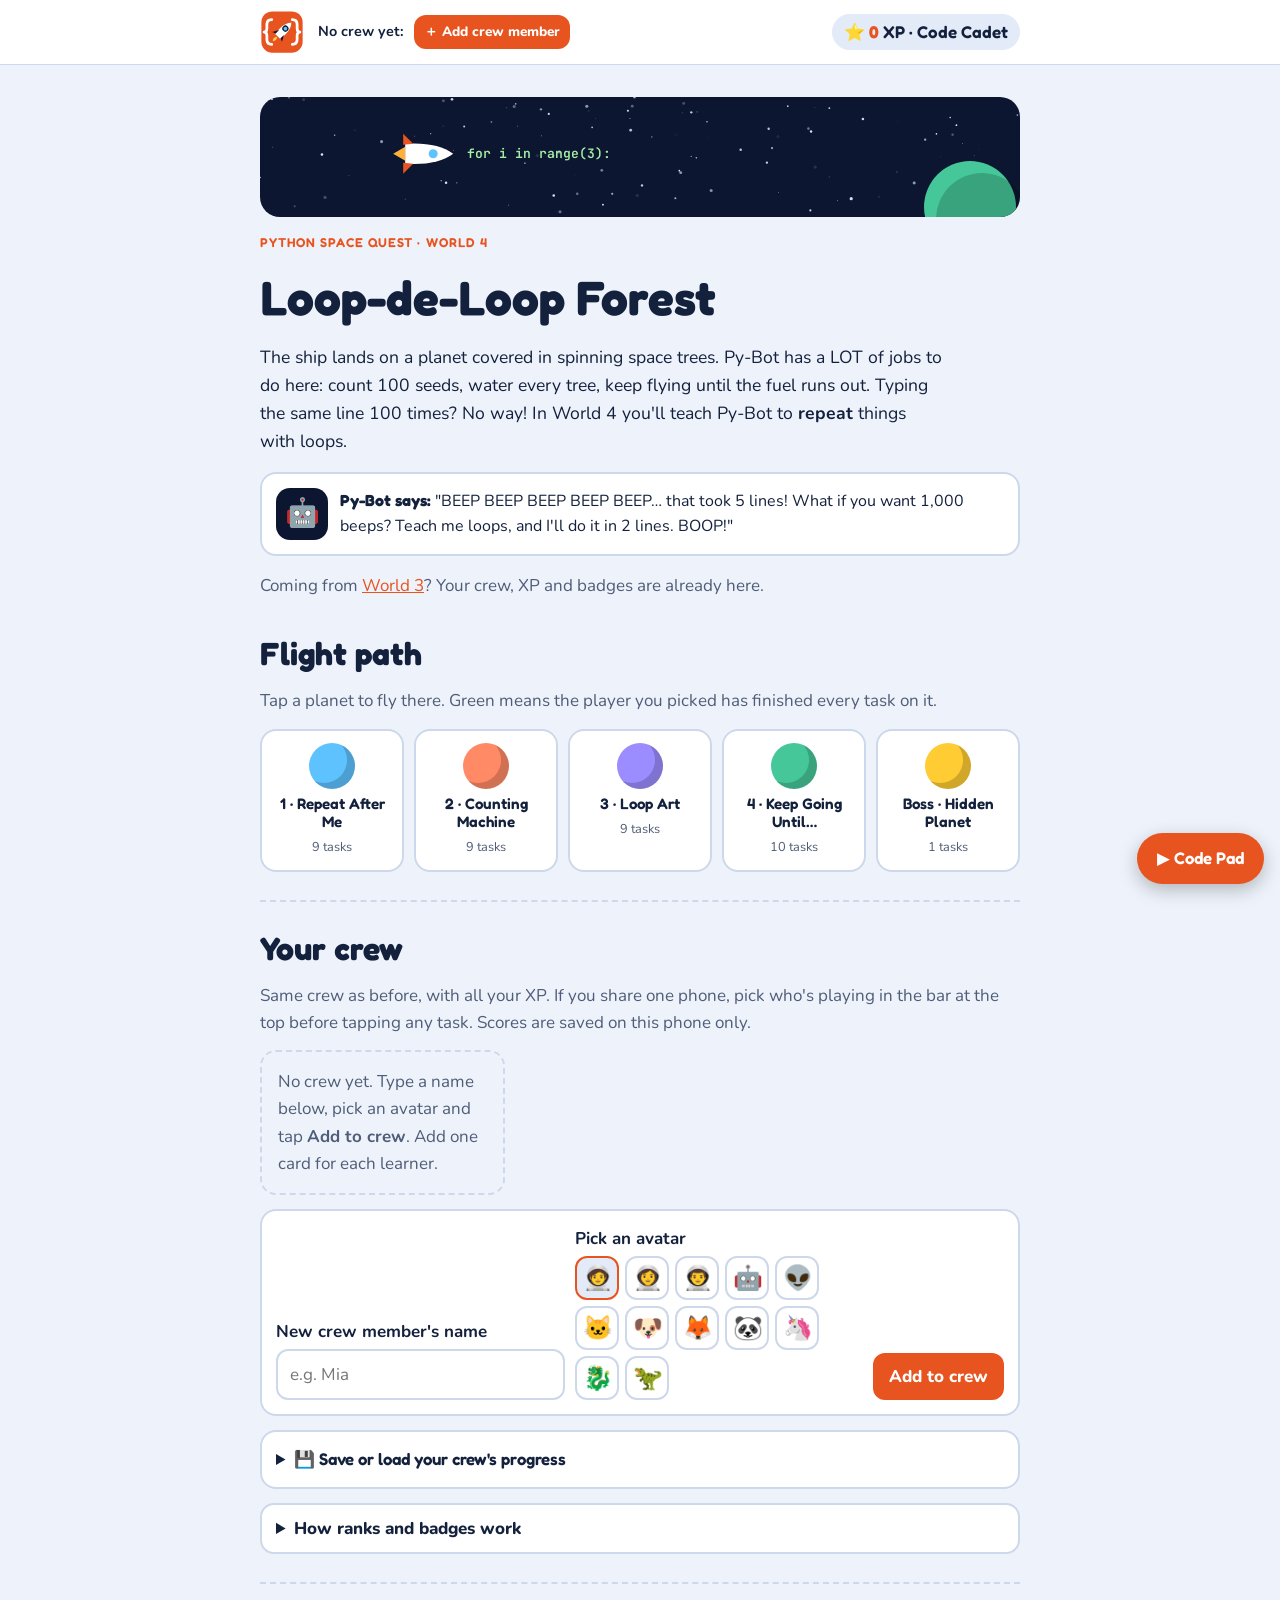
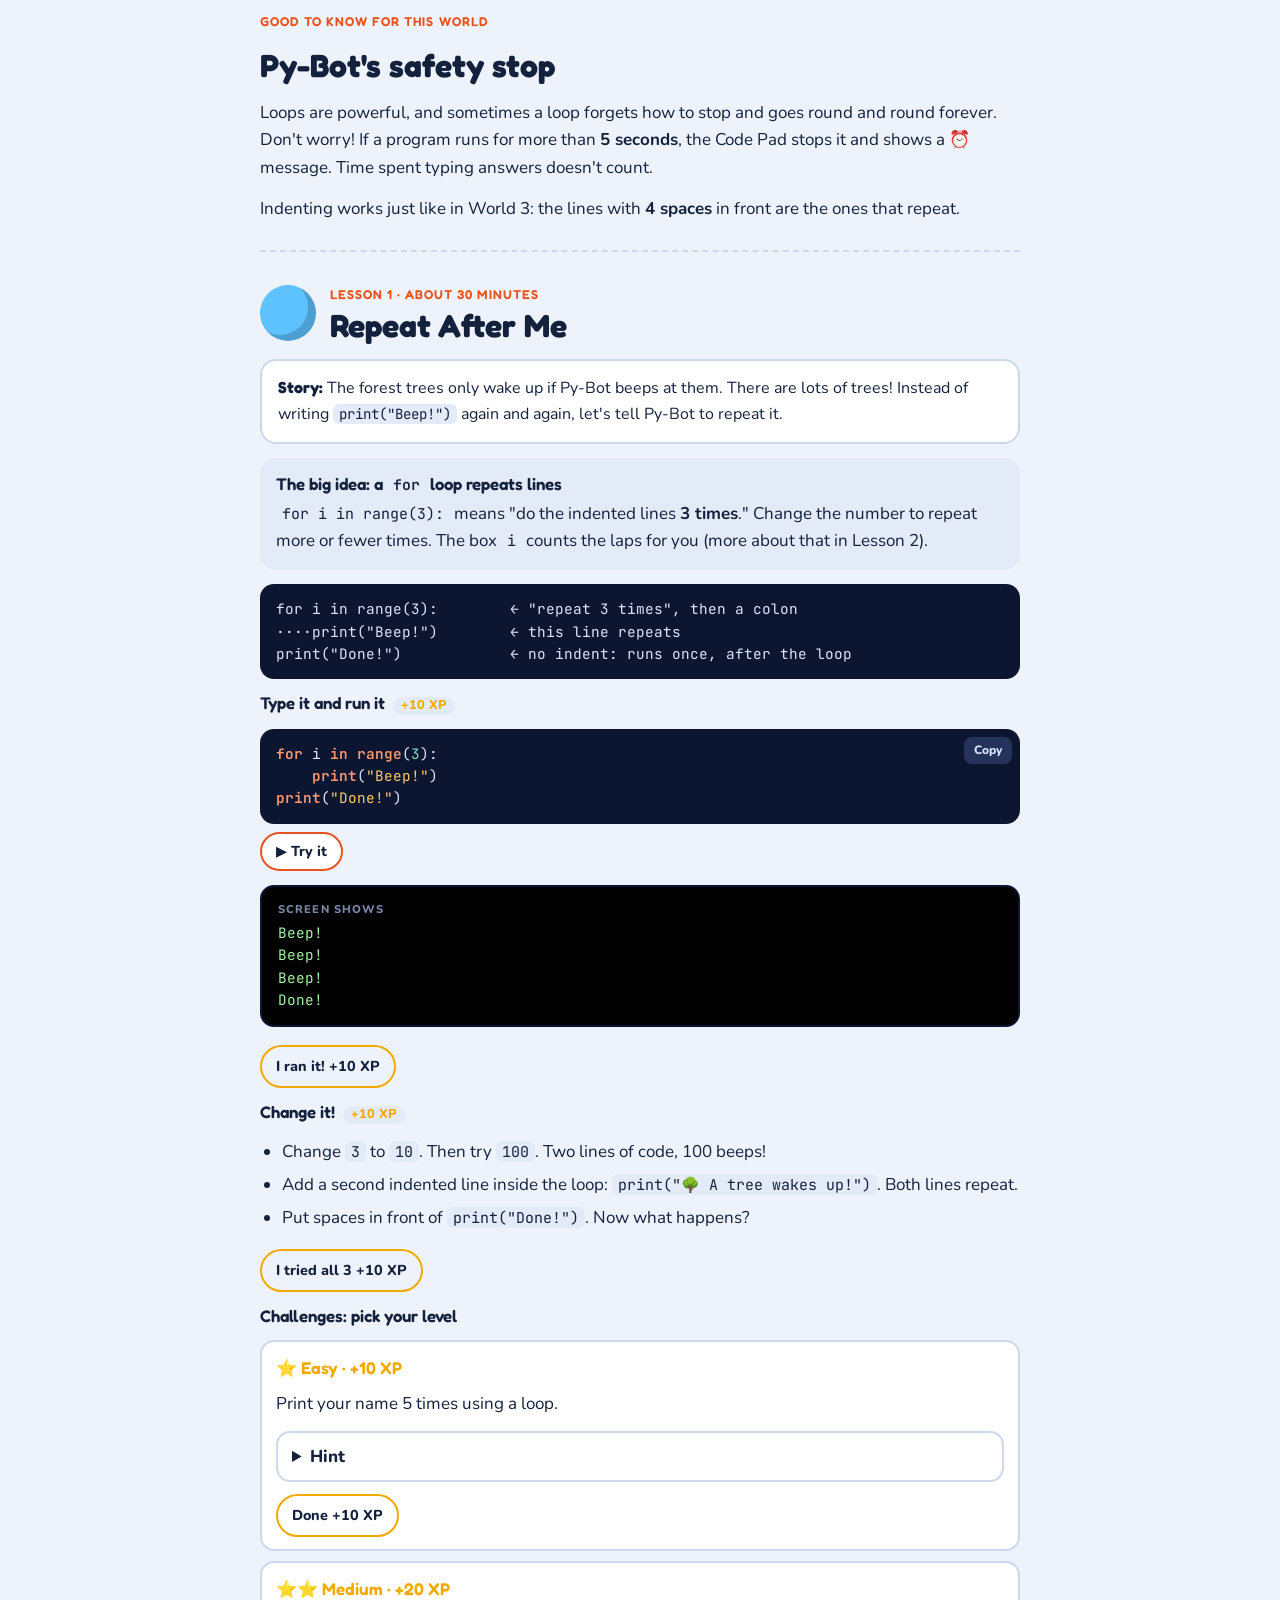
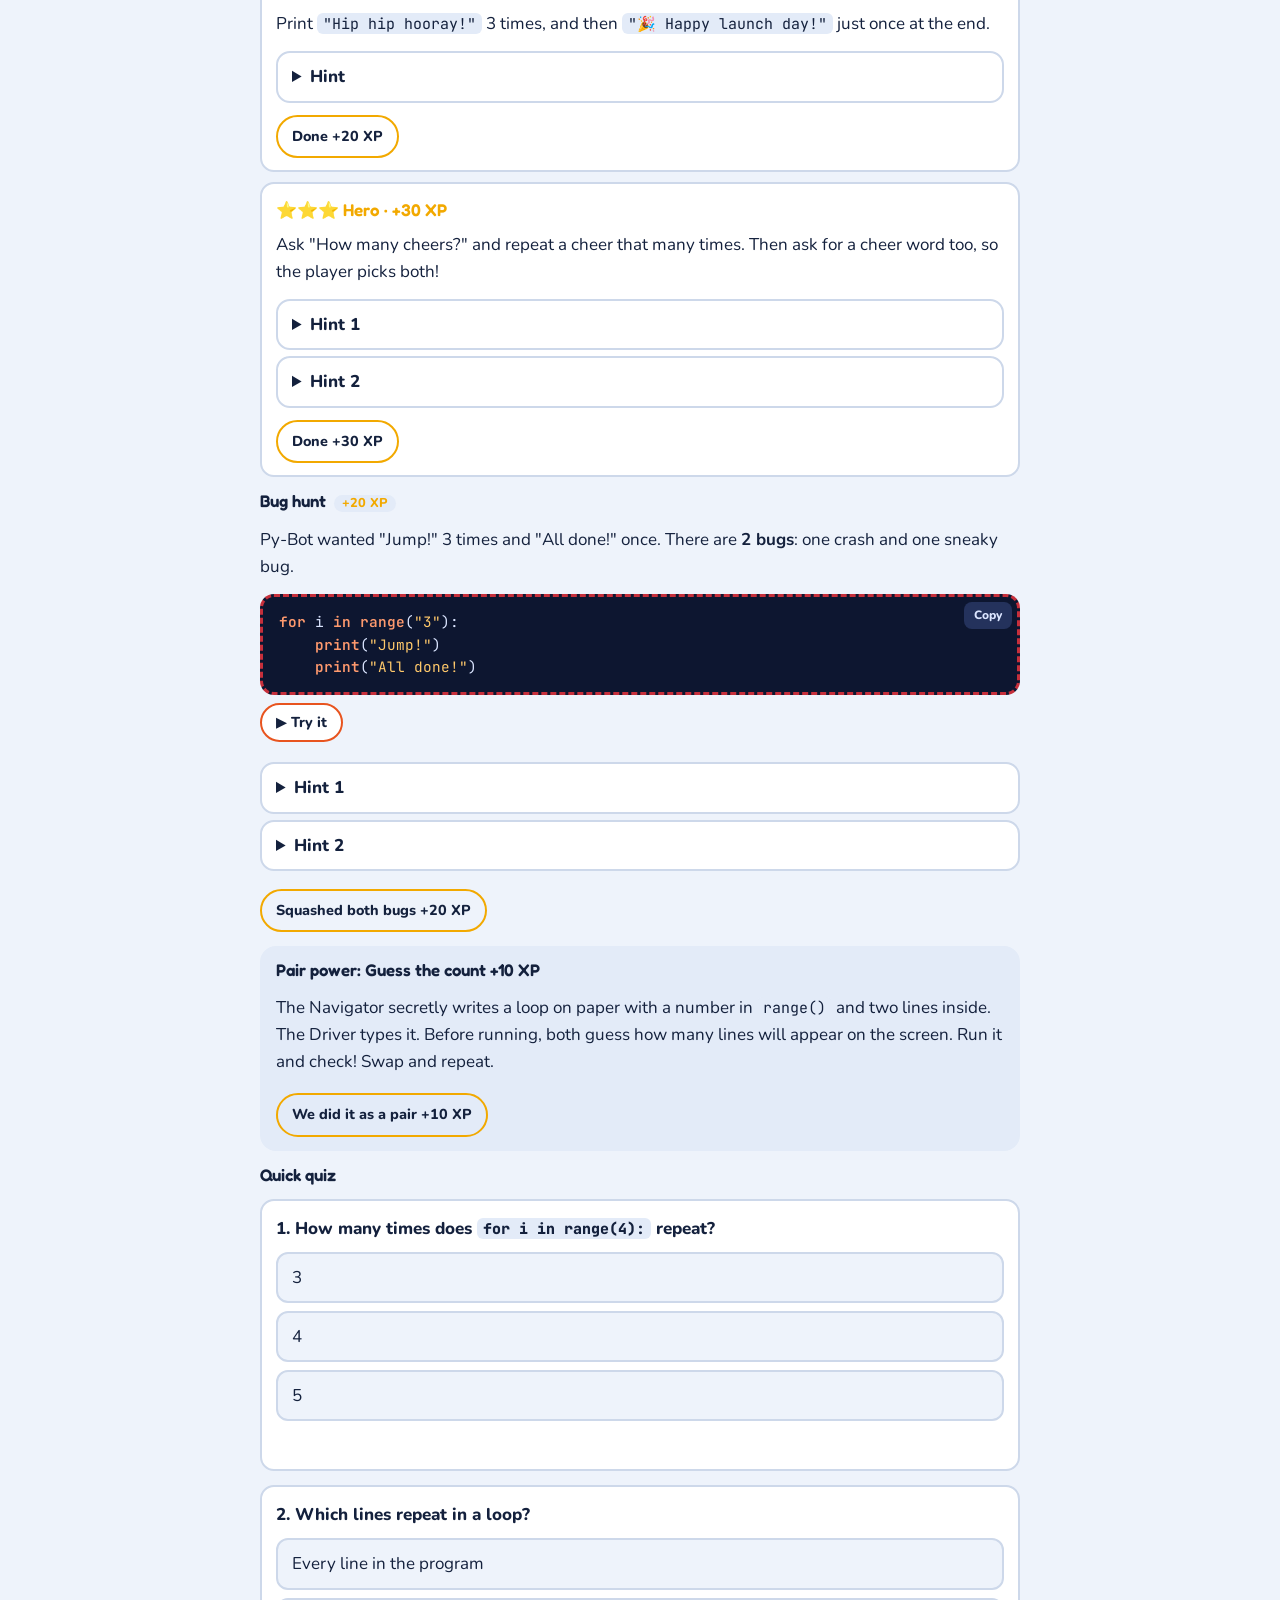
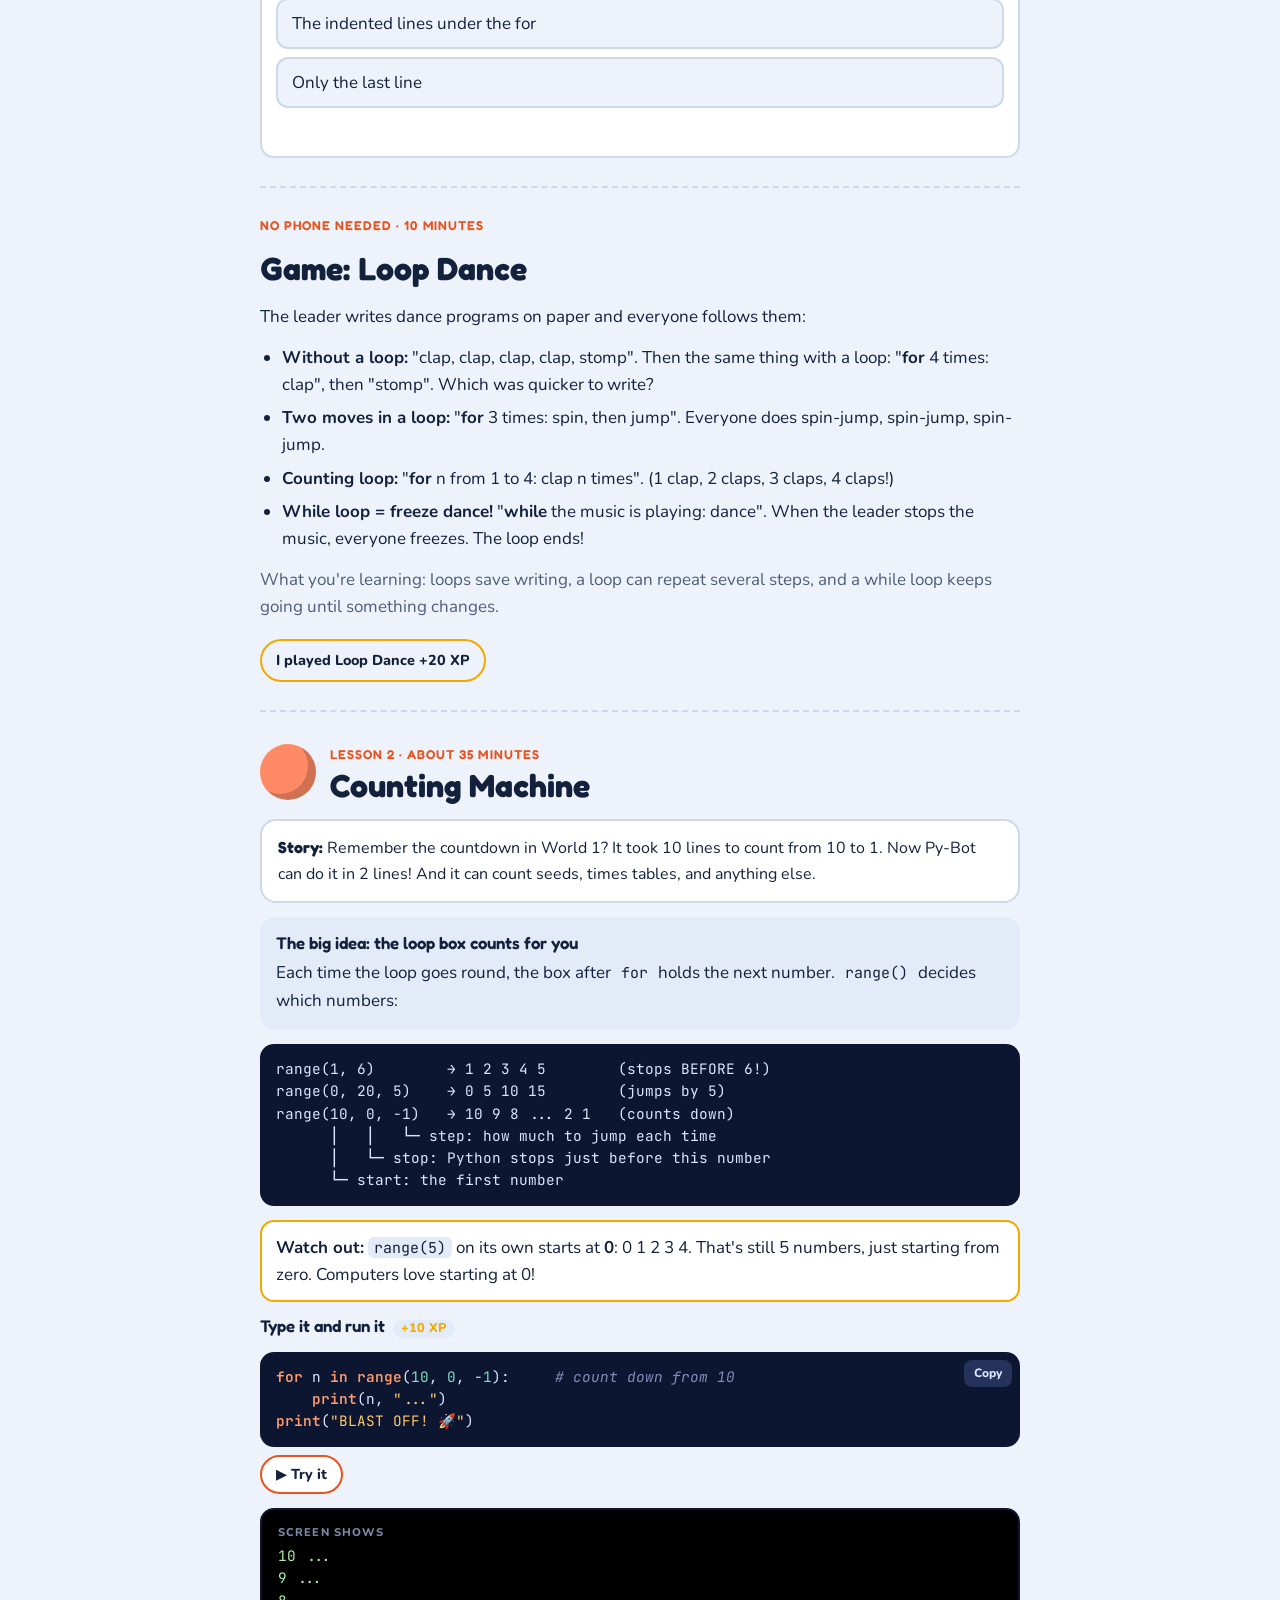
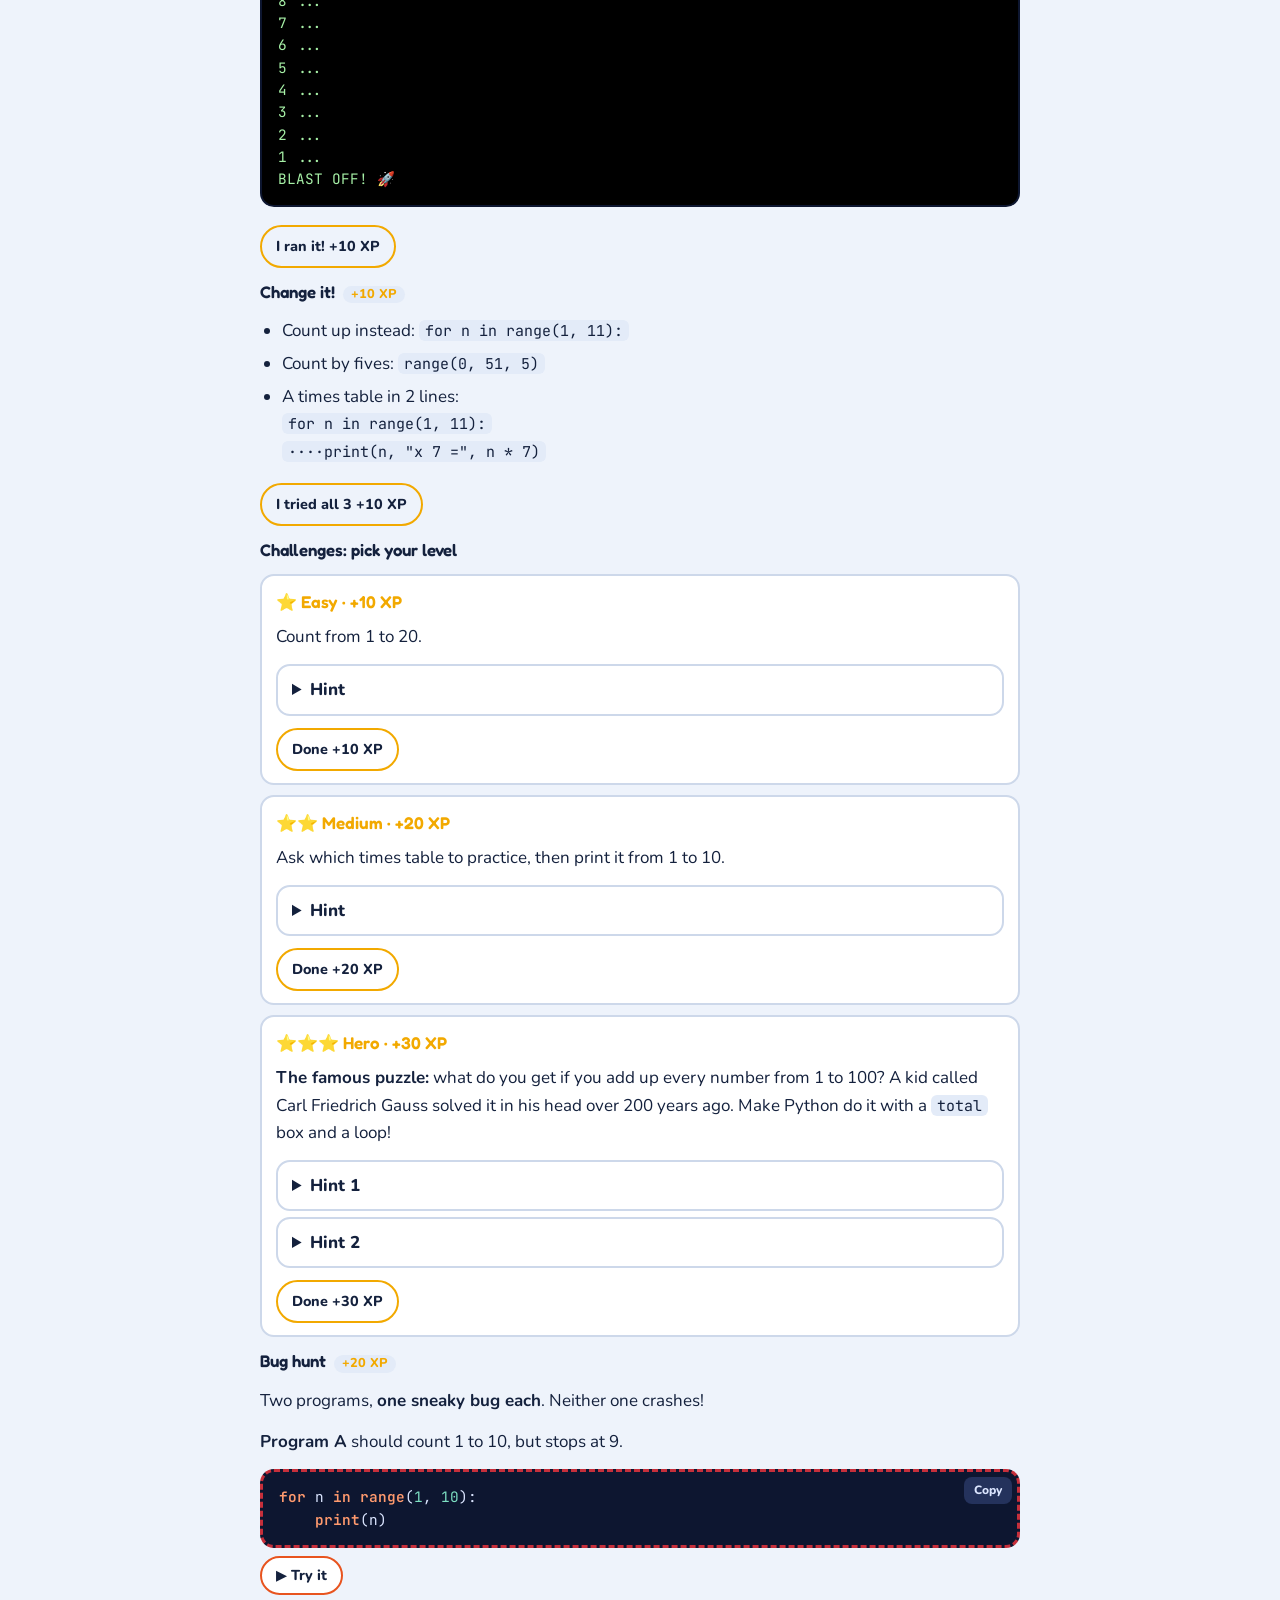
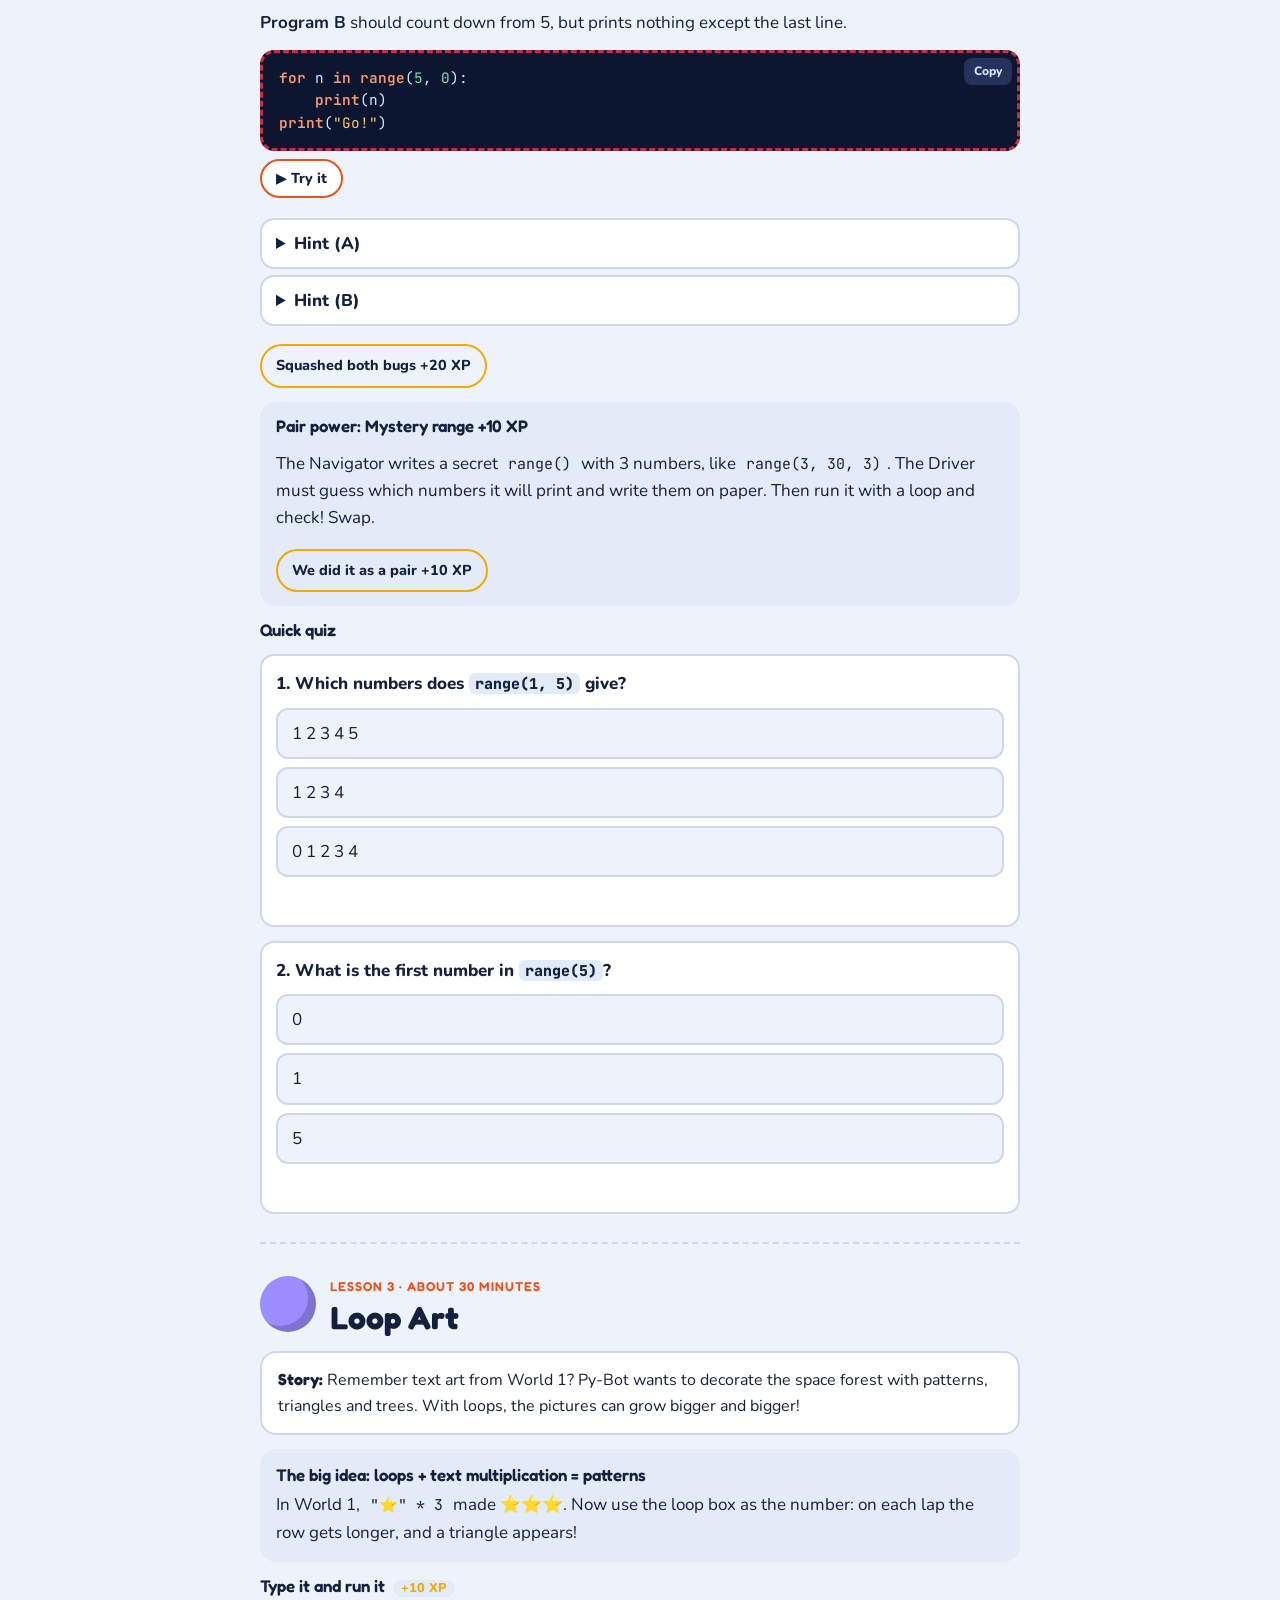
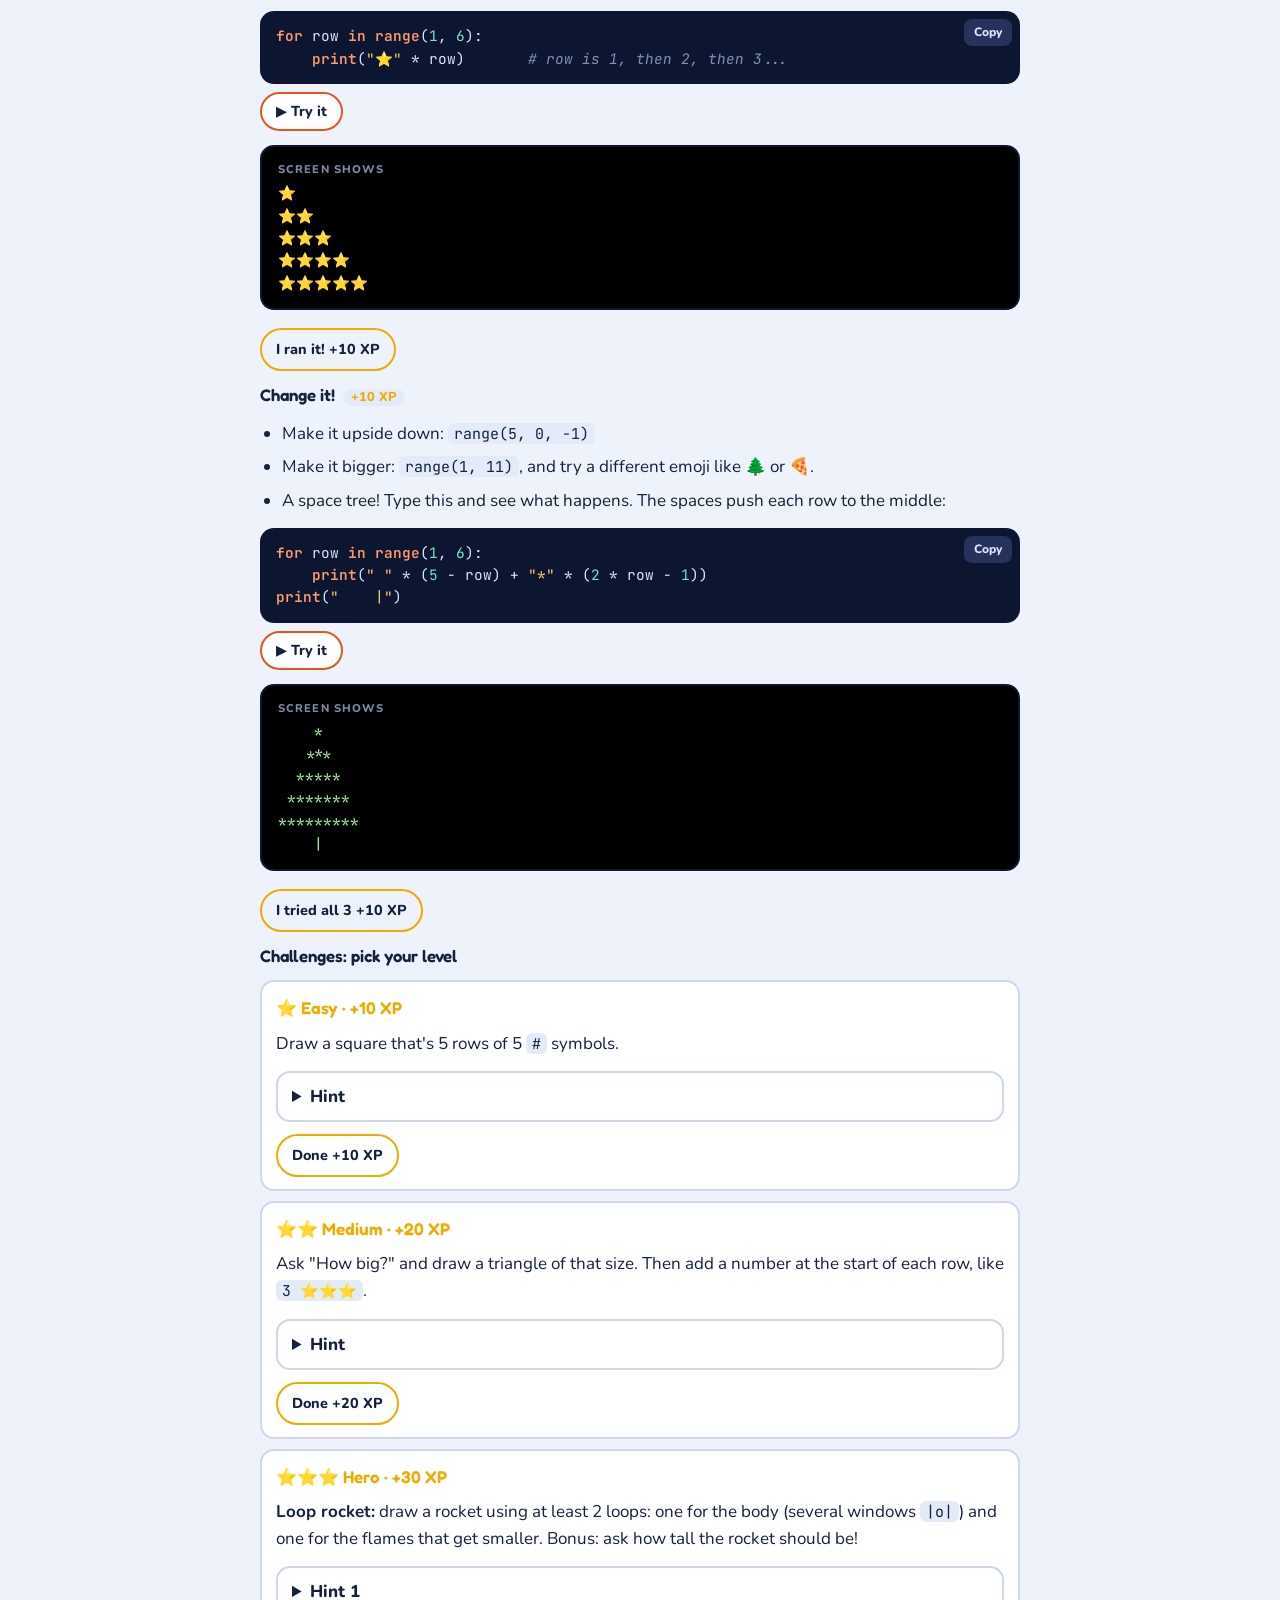
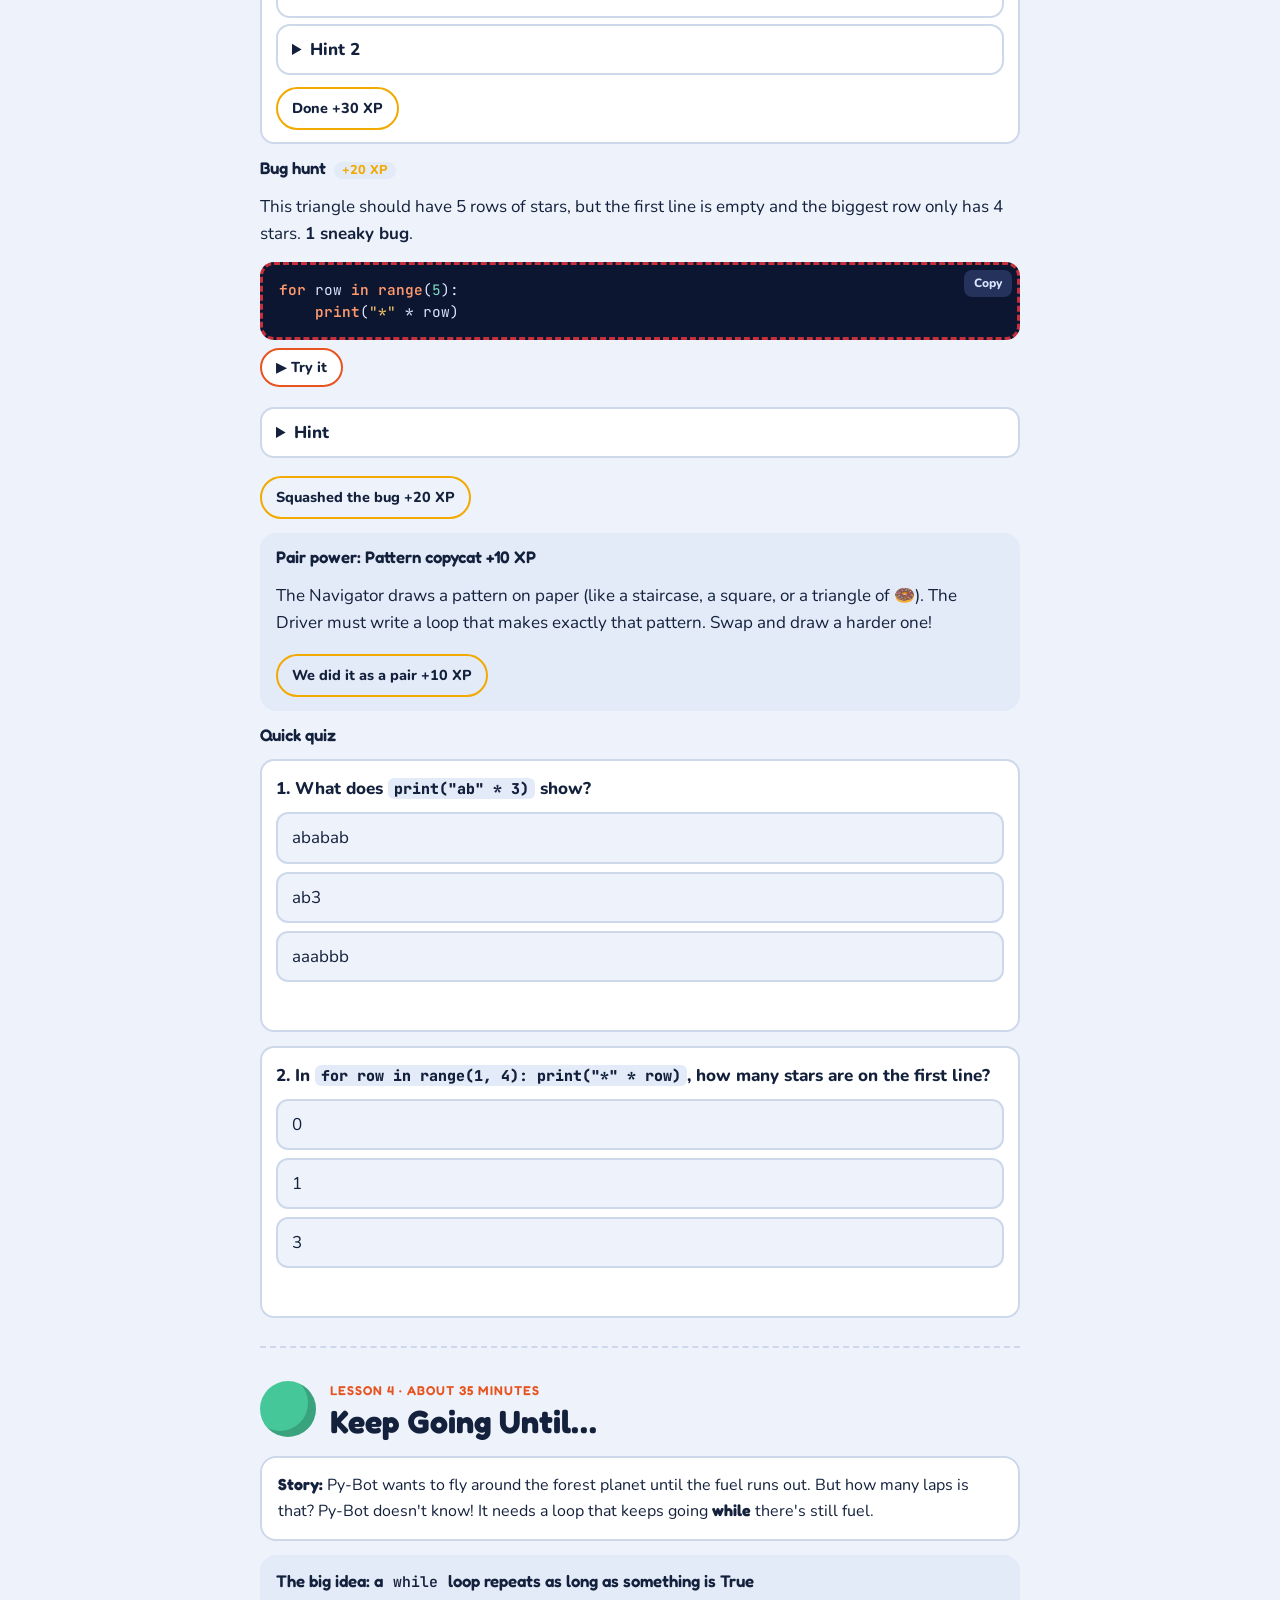
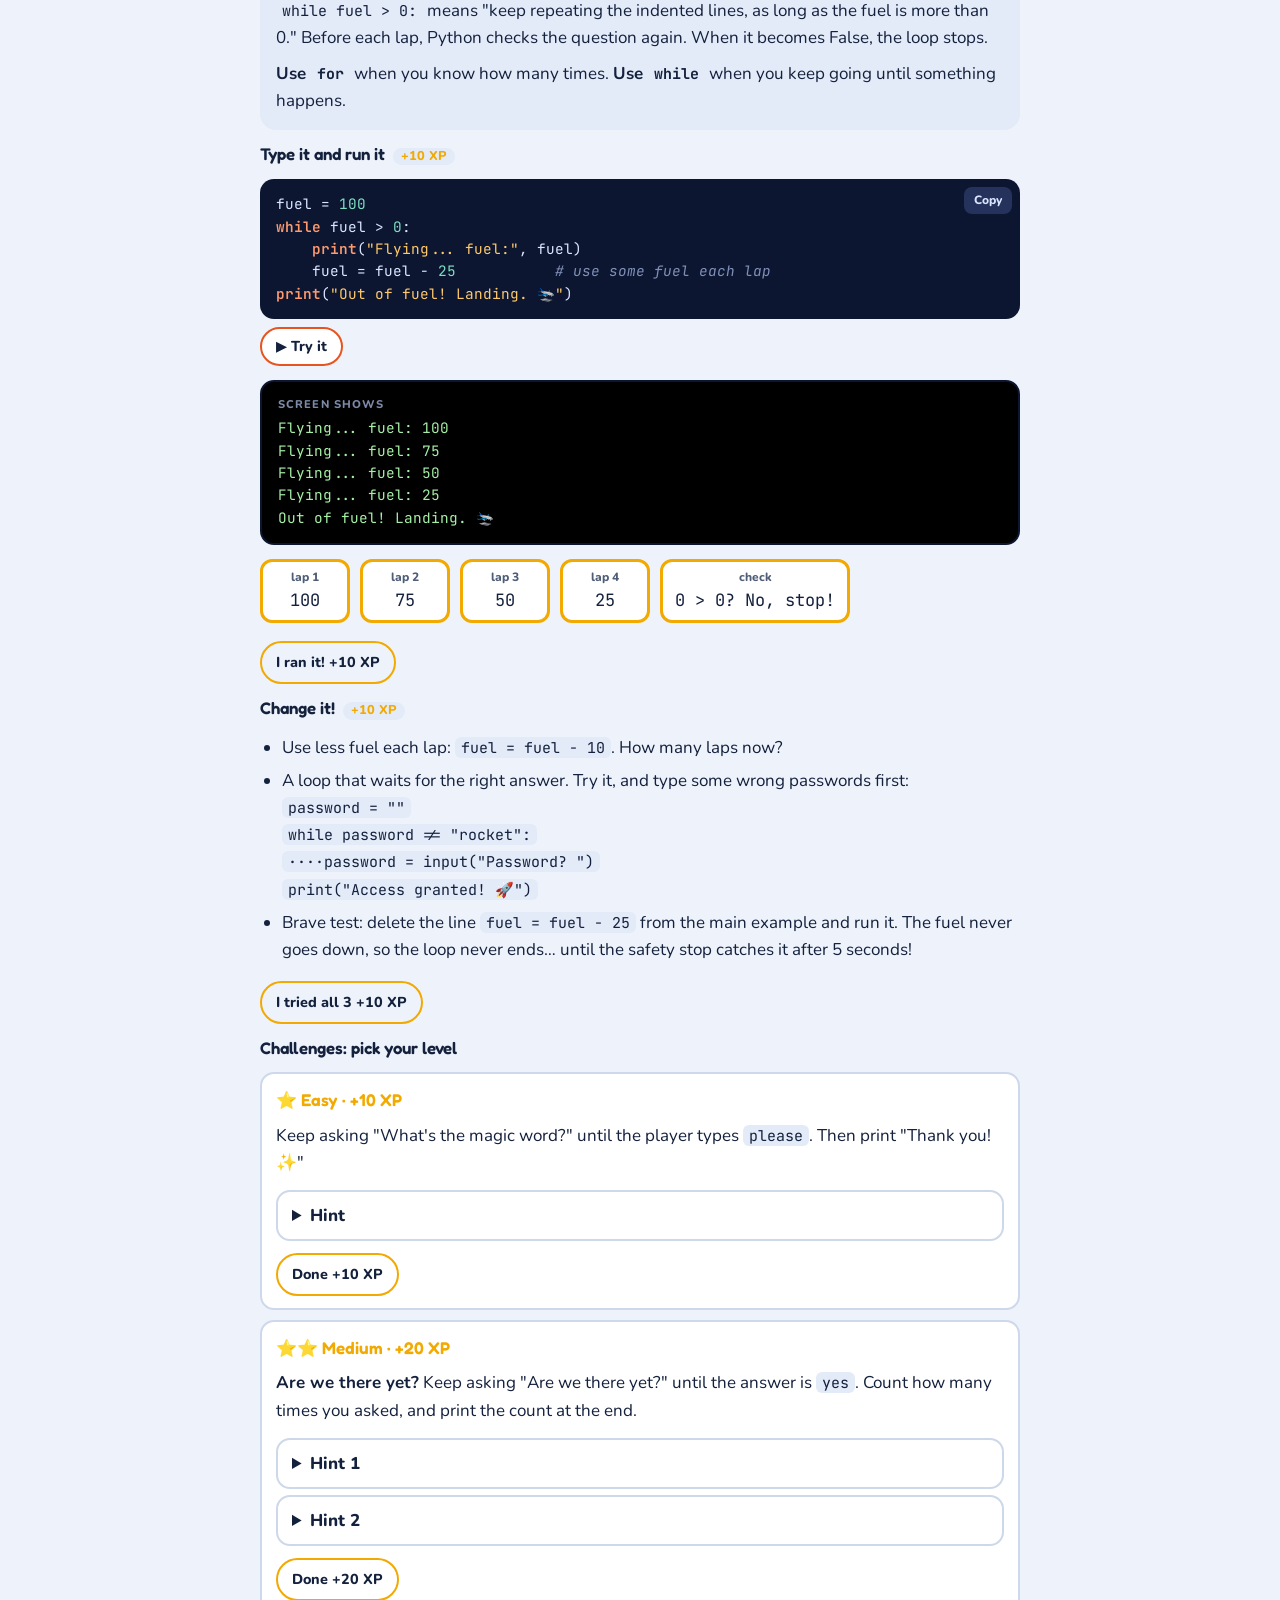
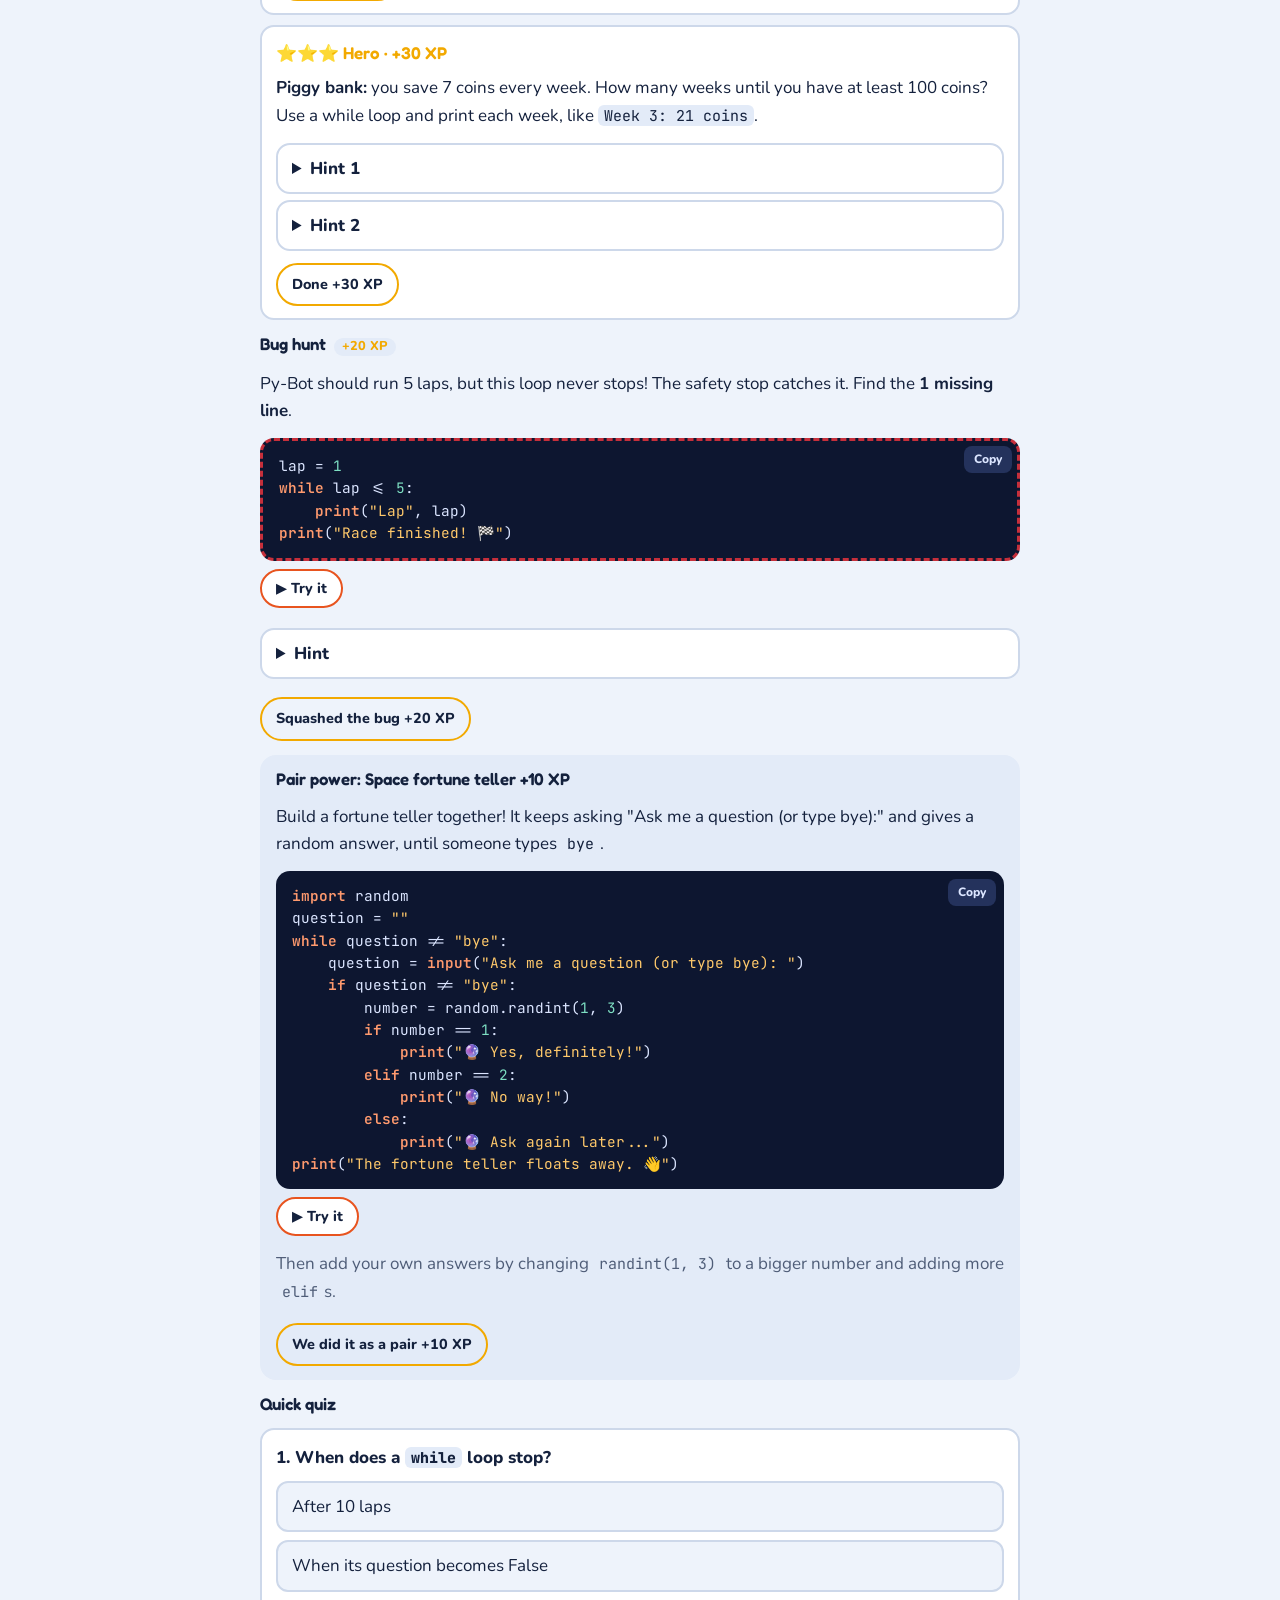
<file: world4.html>
<!doctype html>
<html lang="en">
<head>
<meta charset="utf-8">
<meta name="viewport" content="width=device-width, initial-scale=1, viewport-fit=cover, interactive-widget=resizes-content">
<link rel="icon" href="assets/logo.svg" type="image/svg+xml">
<link rel="apple-touch-icon" href="assets/logo-180.png">
<title>Python Space Quest: World 4</title>
<meta name="claude:viewport-fit-sides" content="cover">
<link rel="preconnect" href="https://fonts.googleapis.com">
<link rel="stylesheet" href="https://fonts.googleapis.com/css2?family=Fredoka:wght@500;600;700&family=Nunito:wght@400;600;700;800&family=JetBrains+Mono:wght@400;600&display=swap">
<link rel="stylesheet" href="assets/quest.css">
</head>
<body>

<div class="crewbar">
  <div class="wrap">
    <a class="home-link" href="index.html" aria-label="Home: all Worlds" title="Home"><img src="assets/logo.svg" alt="" width="44" height="44"></a>
    <div class="who">
      <label for="active-player">Who's playing?</label>
      <select id="active-player" aria-label="Choose the crew member who is playing"></select>
    </div>
    <span class="xp-pill" id="xp-pill">⭐ <b>0</b> XP</span>
  </div>
</div>

<div class="wrap">

<header class="hero">
  <div class="hero-art" aria-hidden="true"><canvas id="stars" data-text="for i in range(3):" data-planet="#46c79a"></canvas></div>
  <span class="eyebrow">Python Space Quest · World 4</span>
  <h1>Loop-de-Loop Forest</h1>
  <p class="lead">The ship lands on a planet covered in spinning space trees. Py-Bot has a LOT of jobs to do here: count 100 seeds, water every tree, keep flying until the fuel runs out. Typing the same line 100 times? No way! In World 4 you'll teach Py-Bot to <b>repeat</b> things with loops.</p>
  <div class="buddy">
    <div class="face" aria-hidden="true">🤖</div>
    <p><b>Py-Bot says:</b> "BEEP BEEP BEEP BEEP BEEP… that took 5 lines! What if you want 1,000 beeps? Teach me loops, and I'll do it in 2 lines. BOOP!"</p>
  </div>
  <p class="muted">Coming from <a href="world3.html">World 3</a>? Your crew, XP and badges are already here.</p>
</header>

<section id="map" aria-labelledby="map-h">
  <div class="stack">
    <h2 id="map-h">Flight path</h2>
    <p class="muted">Tap a planet to fly there. Green means the player you picked has finished every task on it.</p>
    <nav class="map">
      <a class="station" href="#lesson-1" data-lesson="r1"><div class="planet p1"></div><span class="name">1 · Repeat After Me</span><span class="prog"></span></a>
      <a class="station" href="#lesson-2" data-lesson="r2"><div class="planet p2"></div><span class="name">2 · Counting Machine</span><span class="prog"></span></a>
      <a class="station" href="#lesson-3" data-lesson="r3"><div class="planet p3"></div><span class="name">3 · Loop Art</span><span class="prog"></span></a>
      <a class="station" href="#lesson-4" data-lesson="r4"><div class="planet p4"></div><span class="name">4 · Keep Going Until…</span><span class="prog"></span></a>
      <a class="station" href="#boss" data-lesson="boss"><div class="planet p5"></div><span class="name">Boss · Hidden Planet</span><span class="prog"></span></a>
    </nav>
  </div>
</section>

<section id="crew" aria-labelledby="crew-h">
  <div class="stack">
    <h2 id="crew-h">Your crew</h2>
    <p class="muted">Same crew as before, with all your XP. If you share one phone, pick who's playing in the bar at the top before tapping any task. Scores are saved on this phone only.</p>
    <div class="crew-list" id="crew-list"></div>
    <form class="card add-form" id="add-form" autocomplete="off">
      <div class="field">
        <label for="new-name"><b>New crew member's name</b></label>
        <input id="new-name" maxlength="20" placeholder="e.g. Mia" required>
      </div>
      <div class="field">
        <span><b>Pick an avatar</b></span>
        <div class="avatar-pick" id="avatar-pick" role="group" aria-label="Avatar"></div>
      </div>
      <button class="btn" type="submit">Add to crew</button>
    </form>
    <details>
      <summary>How ranks and badges work</summary>
      <div class="stack">
        <div class="tablewrap"><table id="rank-table"><tr><th>Rank</th><th>Total XP needed (all Worlds)</th></tr></table></div>
        <div class="tablewrap"><table id="badge-table"><tr><th>World 4 badge</th><th>How to get it</th></tr></table></div>
      </div>
    </details>
  </div>
</section>

<section id="setup" aria-labelledby="setup-h">
  <div class="stack">
    <span class="eyebrow">Good to know for this World</span>
    <h2 id="setup-h">Py-Bot's safety stop</h2>
    <p>Loops are powerful, and sometimes a loop forgets how to stop and goes round and round forever. Don't worry! If a program runs for more than <b>5 seconds</b>, the Code Pad stops it and shows a ⏰ message. Time spent typing answers doesn't count.</p>
    <p>Indenting works just like in World 3: the lines with <b>4 spaces</b> in front are the ones that repeat.</p>
  </div>
</section>

<!-- LESSON 1 -->
<section id="lesson-1" aria-labelledby="r1-h">
  <div class="stack">
    <div class="lesson-head"><div class="planet p1" aria-hidden="true"></div><div><span class="eyebrow">Lesson 1 · About 30 minutes</span><h2 id="r1-h">Repeat After Me</h2></div></div>
    <p class="story"><b>Story:</b> The forest trees only wake up if Py-Bot beeps at them. There are lots of trees! Instead of writing <code class="inl">print("Beep!")</code> again and again, let's tell Py-Bot to repeat it.</p>
    <div class="bigidea">
      <h4>The big idea: a <code class="inl">for</code> loop repeats lines</h4>
      <p><code class="inl">for i in range(3):</code> means "do the indented lines <b>3 times</b>." Change the number to repeat more or fewer times. The box <code class="inl">i</code> counts the laps for you (more about that in Lesson 2).</p>
    </div>
    <pre class="code" aria-label="Diagram of a for loop">for i in range(3):        ← "repeat 3 times", then a colon
····print("Beep!")        ← this line repeats
print("Done!")            ← no indent: runs once, after the loop</pre>

    <div class="step stack">
      <h4>Type it and run it <span class="xp">+10 XP</span></h4>
      <div class="codebox"><pre class="code">for i in range(3):
    print("Beep!")
print("Done!")</pre></div>
      <pre class="out">Beep!
Beep!
Beep!
Done!</pre>
      <div class="task-row"><button class="task" data-id="r1-try" data-xp="10">I ran it! +10 XP</button></div>
    </div>

    <div class="step stack">
      <h4>Change it! <span class="xp">+10 XP</span></h4>
      <ul class="list">
        <li>Change <code class="inl">3</code> to <code class="inl">10</code>. Then try <code class="inl">100</code>. Two lines of code, 100 beeps!</li>
        <li>Add a second indented line inside the loop: <code class="inl">print("🌳 A tree wakes up!")</code>. Both lines repeat.</li>
        <li>Put spaces in front of <code class="inl">print("Done!")</code>. Now what happens?</li>
      </ul>
      <div class="task-row"><button class="task" data-id="r1-change" data-xp="10">I tried all 3 +10 XP</button></div>
    </div>

    <div class="step stack">
      <h4>Challenges: pick your level</h4>
      <div class="challenges">
        <div class="chal"><span class="lvl">⭐ Easy · +10 XP</span><p>Print your name 5 times using a loop.</p>
          <div class="hints"><details><summary>Hint</summary><p><code class="inl">for i in range(5):</code> then an indented print.</p></details></div>
          <div class="task-row"><button class="task" data-id="r1-c1" data-xp="10">Done +10 XP</button></div></div>
        <div class="chal"><span class="lvl">⭐⭐ Medium · +20 XP</span><p>Print <code class="inl">"Hip hip hooray!"</code> 3 times, and then <code class="inl">"🎉 Happy launch day!"</code> just once at the end.</p>
          <div class="hints"><details><summary>Hint</summary><p>Which line should be indented, and which one shouldn't?</p></details></div>
          <div class="task-row"><button class="task" data-id="r1-c2" data-xp="20">Done +20 XP</button></div></div>
        <div class="chal"><span class="lvl">⭐⭐⭐ Hero · +30 XP</span><p>Ask "How many cheers?" and repeat a cheer that many times. Then ask for a cheer word too, so the player picks both!</p>
          <div class="hints"><details><summary>Hint 1</summary><p><code class="inl">times = int(input("How many cheers? "))</code></p></details><details><summary>Hint 2</summary><p>You can put a box in the brackets: <code class="inl">range(times)</code></p></details></div>
          <div class="task-row"><button class="task" data-id="r1-c3" data-xp="30">Done +30 XP</button></div></div>
      </div>
    </div>

    <div class="step stack">
      <h4>Bug hunt <span class="xp">+20 XP</span></h4>
      <p>Py-Bot wanted "Jump!" 3 times and "All done!" once. There are <b>2 bugs</b>: one crash and one sneaky bug.</p>
      <div class="codebox"><pre class="code bad">for i in range("3"):
    print("Jump!")
    print("All done!")</pre></div>
      <div class="hints"><details><summary>Hint 1</summary><p>Is <code class="inl">"3"</code> a number or text? <code class="inl">range()</code> needs a number.</p></details><details><summary>Hint 2</summary><p>Once it runs, how many times does "All done!" print? Which lines repeat?</p></details></div>
      <div class="task-row"><button class="task" data-id="r1-bug" data-xp="20">Squashed both bugs +20 XP</button></div>
    </div>

    <div class="pair stack">
      <h4>Pair power: Guess the count <span class="xp">+10 XP</span></h4>
      <p>The Navigator secretly writes a loop on paper with a number in <code class="inl">range()</code> and two lines inside. The Driver types it. Before running, both guess how many lines will appear on the screen. Run it and check! Swap and repeat.</p>
      <div class="task-row"><button class="task" data-id="r1-pair" data-xp="10">We did it as a pair +10 XP</button></div>
    </div>

    <div class="stack">
      <h4>Quick quiz</h4>
      <div class="quiz" data-id="r1-q1" data-xp="10" data-explain="Yes! range(4) means 4 times.">
        <p class="q">1. How many times does <code class="inl">for i in range(4):</code> repeat?</p>
        <div class="choices"><button>3</button><button data-ok>4</button><button>5</button></div>
        <p class="feedback" aria-live="polite"></p></div>
      <div class="quiz" data-id="r1-q2" data-xp="10" data-explain="Correct! Only the indented lines repeat.">
        <p class="q">2. Which lines repeat in a loop?</p>
        <div class="choices"><button>Every line in the program</button><button data-ok>The indented lines under the for</button><button>Only the last line</button></div>
        <p class="feedback" aria-live="polite"></p></div>
    </div>
  </div>
</section>

<section id="unplugged" aria-labelledby="un-h">
  <div class="stack">
    <span class="eyebrow">No phone needed · 10 minutes</span>
    <h2 id="un-h">Game: Loop Dance</h2>
    <p>The leader writes dance programs on paper and everyone follows them:</p>
    <ul class="list">
      <li><b>Without a loop:</b> "clap, clap, clap, clap, stomp". Then the same thing with a loop: "<b>for</b> 4 times: clap", then "stomp". Which was quicker to write?</li>
      <li><b>Two moves in a loop:</b> "<b>for</b> 3 times: spin, then jump". Everyone does spin-jump, spin-jump, spin-jump.</li>
      <li><b>Counting loop:</b> "<b>for</b> n from 1 to 4: clap n times". (1 clap, 2 claps, 3 claps, 4 claps!)</li>
      <li><b>While loop = freeze dance!</b> "<b>while</b> the music is playing: dance". When the leader stops the music, everyone freezes. The loop ends!</li>
    </ul>
    <p class="muted">What you're learning: loops save writing, a loop can repeat several steps, and a while loop keeps going until something changes.</p>
    <div class="task-row"><button class="task" data-id="w4-un" data-xp="20">I played Loop Dance +20 XP</button></div>
  </div>
</section>

<!-- LESSON 2 -->
<section id="lesson-2" aria-labelledby="r2-h">
  <div class="stack">
    <div class="lesson-head"><div class="planet p2" aria-hidden="true"></div><div><span class="eyebrow">Lesson 2 · About 35 minutes</span><h2 id="r2-h">Counting Machine</h2></div></div>
    <p class="story"><b>Story:</b> Remember the countdown in World 1? It took 10 lines to count from 10 to 1. Now Py-Bot can do it in 2 lines! And it can count seeds, times tables, and anything else.</p>
    <div class="bigidea">
      <h4>The big idea: the loop box counts for you</h4>
      <p>Each time the loop goes round, the box after <code class="inl">for</code> holds the next number. <code class="inl">range()</code> decides which numbers:</p>
    </div>
    <pre class="code" aria-label="Diagram of range with three numbers">range(1, 6)        → 1 2 3 4 5        (stops BEFORE 6!)
range(0, 20, 5)    → 0 5 10 15        (jumps by 5)
range(10, 0, -1)   → 10 9 8 ... 2 1   (counts down)
      │   │   └─ step: how much to jump each time
      │   └─ stop: Python stops just before this number
      └─ start: the first number</pre>
    <div class="callout"><p><b>Watch out:</b> <code class="inl">range(5)</code> on its own starts at <b>0</b>: 0 1 2 3 4. That's still 5 numbers, just starting from zero. Computers love starting at 0!</p></div>

    <div class="step stack">
      <h4>Type it and run it <span class="xp">+10 XP</span></h4>
      <div class="codebox"><pre class="code">for n in range(10, 0, -1):     # count down from 10
    print(n, "...")
print("BLAST OFF! 🚀")</pre></div>
      <pre class="out">10 ...
9 ...
8 ...
7 ...
6 ...
5 ...
4 ...
3 ...
2 ...
1 ...
BLAST OFF! 🚀</pre>
      <div class="task-row"><button class="task" data-id="r2-try" data-xp="10">I ran it! +10 XP</button></div>
    </div>

    <div class="step stack">
      <h4>Change it! <span class="xp">+10 XP</span></h4>
      <ul class="list">
        <li>Count up instead: <code class="inl">for n in range(1, 11):</code></li>
        <li>Count by fives: <code class="inl">range(0, 51, 5)</code></li>
        <li>A times table in 2 lines:<br><code class="inl">for n in range(1, 11):</code><br><code class="inl">····print(n, "x 7 =", n * 7)</code></li>
      </ul>
      <div class="task-row"><button class="task" data-id="r2-change" data-xp="10">I tried all 3 +10 XP</button></div>
    </div>

    <div class="step stack">
      <h4>Challenges: pick your level</h4>
      <div class="challenges">
        <div class="chal"><span class="lvl">⭐ Easy · +10 XP</span><p>Count from 1 to 20.</p>
          <div class="hints"><details><summary>Hint</summary><p>The stop number is one more than where you want to end.</p></details></div>
          <div class="task-row"><button class="task" data-id="r2-c1" data-xp="10">Done +10 XP</button></div></div>
        <div class="chal"><span class="lvl">⭐⭐ Medium · +20 XP</span><p>Ask which times table to practice, then print it from 1 to 10.</p>
          <div class="hints"><details><summary>Hint</summary><p><code class="inl">table = int(input("Which times table? "))</code>, then use <code class="inl">n * table</code> in the loop.</p></details></div>
          <div class="task-row"><button class="task" data-id="r2-c2" data-xp="20">Done +20 XP</button></div></div>
        <div class="chal"><span class="lvl">⭐⭐⭐ Hero · +30 XP</span><p><b>The famous puzzle:</b> what do you get if you add up every number from 1 to 100? A kid called Carl Friedrich Gauss solved it in his head over 200 years ago. Make Python do it with a <code class="inl">total</code> box and a loop!</p>
          <div class="hints"><details><summary>Hint 1</summary><p>Start with <code class="inl">total = 0</code> before the loop.</p></details><details><summary>Hint 2</summary><p>Inside the loop: <code class="inl">total = total + n</code>. Print <code class="inl">total</code> after the loop (no indent).</p></details></div>
          <div class="task-row"><button class="task" data-id="r2-c3" data-xp="30">Done +30 XP</button></div></div>
      </div>
    </div>

    <div class="step stack">
      <h4>Bug hunt <span class="xp">+20 XP</span></h4>
      <p>Two programs, <b>one sneaky bug each</b>. Neither one crashes!</p>
      <p><b>Program A</b> should count 1 to 10, but stops at 9.</p>
      <div class="codebox"><pre class="code bad">for n in range(1, 10):
    print(n)</pre></div>
      <p><b>Program B</b> should count down from 5, but prints nothing except the last line.</p>
      <div class="codebox"><pre class="code bad">for n in range(5, 0):
    print(n)
print("Go!")</pre></div>
      <div class="hints"><details><summary>Hint (A)</summary><p>Python stops <b>before</b> the stop number.</p></details><details><summary>Hint (B)</summary><p>To count down, you need the third number: the step.</p></details></div>
      <div class="task-row"><button class="task" data-id="r2-bug" data-xp="20">Squashed both bugs +20 XP</button></div>
    </div>

    <div class="pair stack">
      <h4>Pair power: Mystery range <span class="xp">+10 XP</span></h4>
      <p>The Navigator writes a secret <code class="inl">range()</code> with 3 numbers, like <code class="inl">range(3, 30, 3)</code>. The Driver must guess which numbers it will print and write them on paper. Then run it with a loop and check! Swap.</p>
      <div class="task-row"><button class="task" data-id="r2-pair" data-xp="10">We did it as a pair +10 XP</button></div>
    </div>

    <div class="stack">
      <h4>Quick quiz</h4>
      <div class="quiz" data-id="r2-q1" data-xp="10" data-explain="Yes! It stops just before 5.">
        <p class="q">1. Which numbers does <code class="inl">range(1, 5)</code> give?</p>
        <div class="choices"><button>1 2 3 4 5</button><button data-ok>1 2 3 4</button><button>0 1 2 3 4</button></div>
        <p class="feedback" aria-live="polite"></p></div>
      <div class="quiz" data-id="r2-q2" data-xp="10" data-explain="Correct! On its own, range starts at 0.">
        <p class="q">2. What is the first number in <code class="inl">range(5)</code>?</p>
        <div class="choices"><button data-ok>0</button><button>1</button><button>5</button></div>
        <p class="feedback" aria-live="polite"></p></div>
    </div>
  </div>
</section>

<!-- LESSON 3 -->
<section id="lesson-3" aria-labelledby="r3-h">
  <div class="stack">
    <div class="lesson-head"><div class="planet p3" aria-hidden="true"></div><div><span class="eyebrow">Lesson 3 · About 30 minutes</span><h2 id="r3-h">Loop Art</h2></div></div>
    <p class="story"><b>Story:</b> Remember text art from World 1? Py-Bot wants to decorate the space forest with patterns, triangles and trees. With loops, the pictures can grow bigger and bigger!</p>
    <div class="bigidea">
      <h4>The big idea: loops + text multiplication = patterns</h4>
      <p>In World 1, <code class="inl">"⭐" * 3</code> made ⭐⭐⭐. Now use the loop box as the number: on each lap the row gets longer, and a triangle appears!</p>
    </div>

    <div class="step stack">
      <h4>Type it and run it <span class="xp">+10 XP</span></h4>
      <div class="codebox"><pre class="code">for row in range(1, 6):
    print("⭐" * row)       # row is 1, then 2, then 3...</pre></div>
      <pre class="out">⭐
⭐⭐
⭐⭐⭐
⭐⭐⭐⭐
⭐⭐⭐⭐⭐</pre>
      <div class="task-row"><button class="task" data-id="r3-try" data-xp="10">I ran it! +10 XP</button></div>
    </div>

    <div class="step stack">
      <h4>Change it! <span class="xp">+10 XP</span></h4>
      <ul class="list">
        <li>Make it upside down: <code class="inl">range(5, 0, -1)</code></li>
        <li>Make it bigger: <code class="inl">range(1, 11)</code>, and try a different emoji like 🌲 or 🍕.</li>
        <li>A space tree! Type this and see what happens. The spaces push each row to the middle:</li>
      </ul>
      <div class="codebox"><pre class="code">for row in range(1, 6):
    print(" " * (5 - row) + "*" * (2 * row - 1))
print("    |")</pre></div>
      <pre class="out">    *
   ***
  *****
 *******
*********
    |</pre>
      <div class="task-row"><button class="task" data-id="r3-change" data-xp="10">I tried all 3 +10 XP</button></div>
    </div>

    <div class="step stack">
      <h4>Challenges: pick your level</h4>
      <div class="challenges">
        <div class="chal"><span class="lvl">⭐ Easy · +10 XP</span><p>Draw a square that's 5 rows of 5 <code class="inl">#</code> symbols.</p>
          <div class="hints"><details><summary>Hint</summary><p>Every row is the same: <code class="inl">"#" * 5</code>. Repeat it 5 times.</p></details></div>
          <div class="task-row"><button class="task" data-id="r3-c1" data-xp="10">Done +10 XP</button></div></div>
        <div class="chal"><span class="lvl">⭐⭐ Medium · +20 XP</span><p>Ask "How big?" and draw a triangle of that size. Then add a number at the start of each row, like <code class="inl">3 ⭐⭐⭐</code>.</p>
          <div class="hints"><details><summary>Hint</summary><p><code class="inl">range(1, size + 1)</code> and <code class="inl">print(row, "⭐" * row)</code></p></details></div>
          <div class="task-row"><button class="task" data-id="r3-c2" data-xp="20">Done +20 XP</button></div></div>
        <div class="chal"><span class="lvl">⭐⭐⭐ Hero · +30 XP</span><p><b>Loop rocket:</b> draw a rocket using at least 2 loops: one for the body (several windows <code class="inl">|o|</code>) and one for the flames that get smaller. Bonus: ask how tall the rocket should be!</p>
          <div class="hints"><details><summary>Hint 1</summary><p>Nose: one print. Body: <code class="inl">for i in range(4): print("  |o|")</code>. Flames: a loop that counts down.</p></details><details><summary>Hint 2</summary><p>Flames: <code class="inl">for f in range(3, 0, -1):</code> and print spaces plus <code class="inl">"*" * f</code>.</p></details></div>
          <div class="task-row"><button class="task" data-id="r3-c3" data-xp="30">Done +30 XP</button></div></div>
      </div>
    </div>

    <div class="step stack">
      <h4>Bug hunt <span class="xp">+20 XP</span></h4>
      <p>This triangle should have 5 rows of stars, but the first line is empty and the biggest row only has 4 stars. <b>1 sneaky bug</b>.</p>
      <div class="codebox"><pre class="code bad">for row in range(5):
    print("*" * row)</pre></div>
      <div class="hints"><details><summary>Hint</summary><p>What's the first number in <code class="inl">range(5)</code>? What is <code class="inl">"*" * 0</code>?</p></details></div>
      <div class="task-row"><button class="task" data-id="r3-bug" data-xp="20">Squashed the bug +20 XP</button></div>
    </div>

    <div class="pair stack">
      <h4>Pair power: Pattern copycat <span class="xp">+10 XP</span></h4>
      <p>The Navigator draws a pattern on paper (like a staircase, a square, or a triangle of 🍩). The Driver must write a loop that makes exactly that pattern. Swap and draw a harder one!</p>
      <div class="task-row"><button class="task" data-id="r3-pair" data-xp="10">We did it as a pair +10 XP</button></div>
    </div>

    <div class="stack">
      <h4>Quick quiz</h4>
      <div class="quiz" data-id="r3-q1" data-xp="10" data-explain="Yes! Text times 3 repeats it 3 times.">
        <p class="q">1. What does <code class="inl">print("ab" * 3)</code> show?</p>
        <div class="choices"><button data-ok>ababab</button><button>ab3</button><button>aaabbb</button></div>
        <p class="feedback" aria-live="polite"></p></div>
      <div class="quiz" data-id="r3-q2" data-xp="10" data-explain="Correct! row is 1 on the first lap, so 1 star.">
        <p class="q">2. In <code class="inl">for row in range(1, 4): print("*" * row)</code>, how many stars are on the first line?</p>
        <div class="choices"><button>0</button><button data-ok>1</button><button>3</button></div>
        <p class="feedback" aria-live="polite"></p></div>
    </div>
  </div>
</section>

<!-- LESSON 4 -->
<section id="lesson-4" aria-labelledby="r4-h">
  <div class="stack">
    <div class="lesson-head"><div class="planet p4" aria-hidden="true"></div><div><span class="eyebrow">Lesson 4 · About 35 minutes</span><h2 id="r4-h">Keep Going Until…</h2></div></div>
    <p class="story"><b>Story:</b> Py-Bot wants to fly around the forest planet until the fuel runs out. But how many laps is that? Py-Bot doesn't know! It needs a loop that keeps going <b>while</b> there's still fuel.</p>
    <div class="bigidea">
      <h4>The big idea: a <code class="inl">while</code> loop repeats as long as something is True</h4>
      <p><code class="inl">while fuel &gt; 0:</code> means "keep repeating the indented lines, as long as the fuel is more than 0." Before each lap, Python checks the question again. When it becomes False, the loop stops.</p>
      <p style="margin-top:8px"><b>Use <code class="inl">for</code></b> when you know how many times. <b>Use <code class="inl">while</code></b> when you keep going until something happens.</p>
    </div>

    <div class="step stack">
      <h4>Type it and run it <span class="xp">+10 XP</span></h4>
      <div class="codebox"><pre class="code">fuel = 100
while fuel &gt; 0:
    print("Flying... fuel:", fuel)
    fuel = fuel - 25           # use some fuel each lap
print("Out of fuel! Landing. 🛬")</pre></div>
      <pre class="out">Flying... fuel: 100
Flying... fuel: 75
Flying... fuel: 50
Flying... fuel: 25
Out of fuel! Landing. 🛬</pre>
      <div class="trace" aria-label="The fuel box each lap">
        <div class="boxv"><small>lap 1</small>100</div><div class="boxv"><small>lap 2</small>75</div><div class="boxv"><small>lap 3</small>50</div><div class="boxv"><small>lap 4</small>25</div><div class="boxv"><small>check</small>0 &gt; 0? No, stop!</div>
      </div>
      <div class="task-row"><button class="task" data-id="r4-try" data-xp="10">I ran it! +10 XP</button></div>
    </div>

    <div class="step stack">
      <h4>Change it! <span class="xp">+10 XP</span></h4>
      <ul class="list">
        <li>Use less fuel each lap: <code class="inl">fuel = fuel - 10</code>. How many laps now?</li>
        <li>A loop that waits for the right answer. Try it, and type some wrong passwords first:<br><code class="inl">password = ""</code><br><code class="inl">while password != "rocket":</code><br><code class="inl">····password = input("Password? ")</code><br><code class="inl">print("Access granted! 🚀")</code></li>
        <li>Brave test: delete the line <code class="inl">fuel = fuel - 25</code> from the main example and run it. The fuel never goes down, so the loop never ends… until the safety stop catches it after 5 seconds!</li>
      </ul>
      <div class="task-row"><button class="task" data-id="r4-change" data-xp="10">I tried all 3 +10 XP</button></div>
    </div>

    <div class="step stack">
      <h4>Challenges: pick your level</h4>
      <div class="challenges">
        <div class="chal"><span class="lvl">⭐ Easy · +10 XP</span><p>Keep asking "What's the magic word?" until the player types <code class="inl">please</code>. Then print "Thank you! ✨"</p>
          <div class="hints"><details><summary>Hint</summary><p>Copy the password loop from Change it, and change the words.</p></details></div>
          <div class="task-row"><button class="task" data-id="r4-c1" data-xp="10">Done +10 XP</button></div></div>
        <div class="chal"><span class="lvl">⭐⭐ Medium · +20 XP</span><p><b>Are we there yet?</b> Keep asking "Are we there yet?" until the answer is <code class="inl">yes</code>. Count how many times you asked, and print the count at the end.</p>
          <div class="hints"><details><summary>Hint 1</summary><p>Start with <code class="inl">answer = ""</code> and <code class="inl">count = 0</code>.</p></details><details><summary>Hint 2</summary><p>Inside the loop, add 1 to count each time you ask.</p></details></div>
          <div class="task-row"><button class="task" data-id="r4-c2" data-xp="20">Done +20 XP</button></div></div>
        <div class="chal"><span class="lvl">⭐⭐⭐ Hero · +30 XP</span><p><b>Piggy bank:</b> you save 7 coins every week. How many weeks until you have at least 100 coins? Use a while loop and print each week, like <code class="inl">Week 3: 21 coins</code>.</p>
          <div class="hints"><details><summary>Hint 1</summary><p>Two boxes: <code class="inl">coins = 0</code> and <code class="inl">week = 0</code>.</p></details><details><summary>Hint 2</summary><p><code class="inl">while coins &lt; 100:</code>, and inside it add 1 to week and 7 to coins, then print.</p></details></div>
          <div class="task-row"><button class="task" data-id="r4-c3" data-xp="30">Done +30 XP</button></div></div>
      </div>
    </div>

    <div class="step stack">
      <h4>Bug hunt <span class="xp">+20 XP</span></h4>
      <p>Py-Bot should run 5 laps, but this loop never stops! The safety stop catches it. Find the <b>1 missing line</b>.</p>
      <div class="codebox"><pre class="code bad">lap = 1
while lap &lt;= 5:
    print("Lap", lap)
print("Race finished! 🏁")</pre></div>
      <div class="hints"><details><summary>Hint</summary><p>What's in the <code class="inl">lap</code> box on every lap? Does anything ever change it?</p></details></div>
      <div class="task-row"><button class="task" data-id="r4-bug" data-xp="20">Squashed the bug +20 XP</button></div>
    </div>

    <div class="pair stack">
      <h4>Pair power: Space fortune teller <span class="xp">+10 XP</span></h4>
      <p>Build a fortune teller together! It keeps asking "Ask me a question (or type bye):" and gives a random answer, until someone types <code class="inl">bye</code>.</p>
      <div class="codebox"><pre class="code">import random
question = ""
while question != "bye":
    question = input("Ask me a question (or type bye): ")
    if question != "bye":
        number = random.randint(1, 3)
        if number == 1:
            print("🔮 Yes, definitely!")
        elif number == 2:
            print("🔮 No way!")
        else:
            print("🔮 Ask again later...")
print("The fortune teller floats away. 👋")</pre></div>
      <p class="muted">Then add your own answers by changing <code class="inl">randint(1, 3)</code> to a bigger number and adding more <code class="inl">elif</code>s.</p>
      <div class="task-row"><button class="task" data-id="r4-pair" data-xp="10">We did it as a pair +10 XP</button></div>
    </div>

    <div class="stack">
      <h4>Quick quiz</h4>
      <div class="quiz" data-id="r4-q1" data-xp="10" data-explain="Yes! The loop checks the question before every lap.">
        <p class="q">1. When does a <code class="inl">while</code> loop stop?</p>
        <div class="choices"><button>After 10 laps</button><button data-ok>When its question becomes False</button><button>Never</button></div>
        <p class="feedback" aria-live="polite"></p></div>
      <div class="quiz" data-id="r4-q2" data-xp="10" data-explain="Correct! Something inside the loop must change, or it goes forever.">
        <p class="q">2. What happens if nothing inside a while loop changes the box it's checking?</p>
        <div class="choices"><button>It stops straight away</button><button data-ok>It loops forever (the safety stop catches it)</button><button>Python fixes it</button></div>
        <p class="feedback" aria-live="polite"></p></div>
      <div class="quiz" data-id="r4-q3" data-xp="10" data-explain="Right! You don't know how many guesses it will take, so use while.">
        <p class="q">3. A guessing game keeps going until you get it right. Which loop fits best?</p>
        <div class="choices"><button>for</button><button data-ok>while</button><button>No loop</button></div>
        <p class="feedback" aria-live="polite"></p></div>
    </div>
  </div>
</section>

<!-- BOSS -->
<section id="boss" aria-labelledby="boss-h">
  <div class="stack">
    <div class="lesson-head"><div class="planet p5" aria-hidden="true"></div><div><span class="eyebrow">Boss battle · About 45 minutes</span><h2 id="boss-h">The Hidden Planet</h2></div></div>
    <p class="story"><b>Story:</b> Somewhere in the forest galaxy, there's a hidden planet numbered from 1 to 50. Py-Bot's scanner can only say "higher" or "lower". Build a <b>planet-hunting game</b> where players guess until they find it!</p>
    <div class="stack">
      <h4>Your game must:</h4>
      <ul class="list">
        <li>Start with a comment saying who made it, and a title</li>
        <li>Pick a <b>random</b> secret number from 1 to 50 (World 3)</li>
        <li>Use a <code class="inl">while</code> loop that keeps asking for a guess until it's correct (Lesson 4)</li>
        <li>Say <b>"Higher!"</b> or <b>"Lower!"</b> after each wrong guess (World 3)</li>
        <li>Count the guesses in a box (World 2)</li>
        <li>At the end, print a victory picture made with a <code class="inl">for</code> loop (Lesson 3), and a message that depends on how many guesses it took</li>
      </ul>
    </div>
    <pre class="out">=== THE HIDDEN PLANET ===
Guess the planet (1-50): <span class="typed">25</span>
🔭 Higher!
Guess the planet (1-50): <span class="typed">38</span>
🔭 Lower!
Guess the planet (1-50): <span class="typed">31</span>
🪐 FOUND IT in 3 guesses!
*
**
***
Amazing scanning, captain!</pre>
    <div class="challenges">
      <div class="chal"><span class="lvl">🪐 Boss · +50 XP</span><p>Build the game and challenge your crew: who can find the planet in the fewest guesses?</p>
        <div class="hints"><details><summary>Hint 1</summary><p>Start with <code class="inl">guess = 0</code> so the while question works the first time.</p></details><details><summary>Hint 2</summary><p>Inside the loop: ask, add 1 to the count, then <code class="inl">if guess &lt; secret:</code> "Higher!", <code class="inl">elif guess &gt; secret:</code> "Lower!".</p></details><details><summary>Hint 3</summary><p>Victory picture: <code class="inl">for row in range(1, guesses + 1):</code> prints one row per guess!</p></details></div>
        <div class="task-row"><button class="task" data-id="w4-boss" data-xp="50">We beat the boss! +50 XP</button></div></div>
    </div>
    <div class="cert" id="cert" aria-live="polite">
      <p class="eyebrow">Certificate of achievement</p>
      <p style="margin-top:8px">This certifies that</p>
      <p class="big" id="cert-name">Crew member</p>
      <p>has completed <b>World 4: Loop-de-Loop Forest</b><br>and holds the rank of <b id="cert-rank">Code Cadet</b>.</p>
      <p style="margin-top:12px;font-size:2rem" aria-hidden="true">🔁 🪐 🤖</p>
      <p class="muted" style="margin-top:8px">Take a screenshot to keep it!</p>
    </div>
    <div class="callout stack">
      <h4>Next stop: World 5 · Spell Books</h4>
      <p>Py-Bot will learn to make its own commands, called <b>functions</b>: write the spell once, then use it whenever you want!</p>
      <p><a class="btn" href="world5.html" style="display:inline-block;text-decoration:none">Fly to World 5 ▶</a></p>
    </div>
  </div>
</section>

<section id="errors" aria-labelledby="err-h">
  <div class="stack">
    <span class="eyebrow">Keep this handy</span>
    <h2 id="err-h">Error message decoder: World 4</h2>
    <p>Read the <b>last line</b> of the bug clue first, and check the line number. Indentation errors from <a href="world3.html#errors">World 3</a> happen a lot with loops too.</p>
    <div class="tablewrap"><table>
      <tr><th>The bug clue says…</th><th>What it means</th><th>How to fix it</th></tr>
      <tr><td>⏰ Py-Bot stopped your program after 5 seconds</td><td>A loop never ended. Usually a while loop where nothing changes the box it checks.</td><td>Make sure something inside the loop changes, like <code>lap = lap + 1</code>.</td></tr>
      <tr><td><code>TypeError: 'str' object cannot be interpreted as an integer</code></td><td><code>range()</code> was given text, not a number.</td><td>Use <code>int(input(...))</code>, or remove quotes around the number.</td></tr>
      <tr><td><code>SyntaxError: expected ':'</code></td><td>The <code>for</code> or <code>while</code> line is missing its colon.</td><td>Add <code>:</code> at the end of the line.</td></tr>
      <tr><td><code>IndentationError: expected an indented block after 'for' statement</code></td><td>The lines to repeat need spaces in front.</td><td>Add 4 spaces (tap Tab).</td></tr>
      <tr><td>A line repeats when it shouldn't (or doesn't when it should)</td><td>The indentation is wrong. Indented lines repeat, and others run once.</td><td>Add or remove the 4 spaces in front of that line.</td></tr>
      <tr><td>The count is one short, or starts at 0</td><td><code>range()</code> stops <b>before</b> the stop number, and starts at 0 if you only give one number.</td><td>Use <code>range(1, 11)</code> to get 1 to 10.</td></tr>
      <tr><td>A countdown prints nothing</td><td><code>range(5, 0)</code> can't count down without a step.</td><td>Add a step of -1: <code>range(5, 0, -1)</code></td></tr>
    </table></div>
  </div>
</section>

<section id="grownups" aria-labelledby="gu-h">
  <div class="grownup stack">
    <span class="eyebrow">For grown-ups and group leaders</span>
    <h2 id="gu-h">Leader's guide and answer key: World 4</h2>
    <p>Loops are where programs start to feel powerful. The trickiest ideas are <b>which lines repeat</b> (indentation), <b>range() stopping one early</b>, and <b>while loops that never end</b>. The Code Pad's 5-second safety stop makes infinite loops safe to explore.</p>

    <details>
      <summary>Common confusions, and what to say</summary>
      <ul class="list">
        <li><b>"Why does range(1, 10) stop at 9?"</b> Say: "The stop number is like a finish line. Python stops just before crossing it."</li>
        <li><b>"Why does it start at 0?"</b> Computers like counting from 0. <code class="inl">range(5)</code> still gives 5 numbers.</li>
        <li><b>Infinite loops:</b> trace the box on paper, lap by lap, like the Box Swap game in World 2. If it never changes, the loop never ends.</li>
        <li><b>for vs while:</b> "Do you know how many times? Use for. Do you keep going until something happens? Use while."</li>
        <li><b>The total pattern</b> (<code class="inl">total = total + n</code>) is a big idea. Act it out with a cup and slips if needed.</li>
      </ul>
    </details>

    <details>
      <summary>Answer key: Lesson 1</summary>
      <div class="stack">
        <p><b>⭐ Easy</b></p><pre class="code">for i in range(5):
    print("Mia")</pre>
        <p><b>⭐⭐ Medium</b></p><pre class="code">for i in range(3):
    print("Hip hip hooray!")
print("🎉 Happy launch day!")</pre>
        <p><b>⭐⭐⭐ Hero</b></p><pre class="code">times = int(input("How many cheers? "))
word = input("What's the cheer? ")
for i in range(times):
    print(word, "!")</pre>
        <p><b>Bug hunt.</b> <code class="inl">range("3")</code> gives <code class="inl">TypeError: 'str' object cannot be interpreted as an integer</code>, so remove the quotes. Then "All done!" prints 3 times, because it's indented. Remove its spaces.</p>
        <pre class="code">for i in range(3):
    print("Jump!")
print("All done!")</pre>
        <p><b>Quiz:</b> 1. 4 · 2. The indented lines under the for</p>
      </div>
    </details>

    <details>
      <summary>Answer key: Lesson 2</summary>
      <div class="stack">
        <p><b>⭐ Easy</b></p><pre class="code">for n in range(1, 21):
    print(n)</pre>
        <p><b>⭐⭐ Medium</b></p><pre class="code">table = int(input("Which times table? "))
for n in range(1, 11):
    print(n, "x", table, "=", n * table)</pre>
        <p><b>⭐⭐⭐ Hero</b></p><pre class="code">total = 0
for n in range(1, 101):
    total = total + n
print("The total is", total)</pre><p>Answer: 5050. (Gauss's trick: 1 + 100 = 101, 2 + 99 = 101 and so on. That's 50 pairs, and 50 × 101 = 5050.)</p>
        <p><b>Bug hunt A:</b> <code class="inl">range(1, 11)</code>. <b>Bug hunt B:</b> <code class="inl">range(5, 0, -1)</code>.</p>
        <p><b>Quiz:</b> 1. 1 2 3 4 · 2. 0</p>
      </div>
    </details>

    <details>
      <summary>Answer key: Lesson 3</summary>
      <div class="stack">
        <p><b>⭐ Easy</b></p><pre class="code">for i in range(5):
    print("#" * 5)</pre>
        <p><b>⭐⭐ Medium</b></p><pre class="code">size = int(input("How big? "))
for row in range(1, size + 1):
    print(row, "⭐" * row)</pre>
        <p><b>⭐⭐⭐ Hero</b> (any rocket counts)</p><pre class="code">height = int(input("How tall? "))
print("   ^")
for i in range(height):
    print("  |o|")
print(" &lt;|_|&gt;")
for f in range(3, 0, -1):
    print("  " + "*" * f)</pre>
        <p><b>Bug hunt.</b> <code class="inl">range(5)</code> starts at 0, so the first row is <code class="inl">"*" * 0</code>, which is empty, and the last row has 4 stars. Use <code class="inl">range(1, 6)</code>.</p>
        <p><b>Quiz:</b> 1. ababab · 2. 1</p>
      </div>
    </details>

    <details>
      <summary>Answer key: Lesson 4</summary>
      <div class="stack">
        <p><b>Change it:</b> with <code class="inl">fuel - 10</code>, it does 10 laps.</p>
        <p><b>⭐ Easy</b></p><pre class="code">word = ""
while word != "please":
    word = input("What's the magic word? ")
print("Thank you! ✨")</pre>
        <p><b>⭐⭐ Medium</b></p><pre class="code">answer = ""
count = 0
while answer != "yes":
    answer = input("Are we there yet? ")
    count = count + 1
print("You asked", count, "times!")</pre>
        <p><b>⭐⭐⭐ Hero</b></p><pre class="code">coins = 0
week = 0
while coins &lt; 100:
    week = week + 1
    coins = coins + 7
    print("Week", week, ":", coins, "coins")
print("It took", week, "weeks!")</pre><p>Answer: 15 weeks (105 coins).</p>
        <p><b>Bug hunt.</b> Add <code class="inl">lap = lap + 1</code> inside the loop, indented, after the print.</p>
        <p><b>Quiz:</b> 1. When its question becomes False · 2. It loops forever · 3. while</p>
      </div>
    </details>

    <details>
      <summary>Answer key: Boss battle (example solution)</summary>
      <div class="stack">
        <pre class="code"># The Hidden Planet by Mia and Leo
import random
secret = random.randint(1, 50)
guess = 0
guesses = 0
print("=== THE HIDDEN PLANET ===")
while guess != secret:
    guess = int(input("Guess the planet (1-50): "))
    guesses = guesses + 1
    if guess &lt; secret:
        print("🔭 Higher!")
    elif guess &gt; secret:
        print("🔭 Lower!")
print("🪐 FOUND IT in", guesses, "guesses!")
for row in range(1, guesses + 1):
    print("*" * row)
if guesses &lt;= 5:
    print("Amazing scanning, captain!")
else:
    print("Found it! Practice makes perfect.")</pre>
        <p class="muted">Tip: the best strategy is to guess the middle each time (25, then 12 or 38, and so on). It never takes more than 6 guesses! Ask learners if they can work out why.</p>
      </div>
    </details>

    <details>
      <summary>Reset all scores on this phone</summary>
      <div class="stack">
        <p>This deletes every crew member and all their XP in <b>every</b> World on this phone. It can't be undone.</p>
        <div class="task-row"><button class="btn ghost small" id="reset-ask" type="button">Reset everything</button>
          <span id="reset-confirm" hidden><button class="btn danger small" id="reset-yes" type="button">Yes, delete all scores</button> <button class="btn ghost small" id="reset-no" type="button">Cancel</button></span></div>
      </div>
    </details>
  </div>
</section>

<footer class="muted"><a href="index.html">All Worlds</a> · <a href="world3.html">Back to World 3</a> · Next up: <a href="world5.html">World 5 · Spell Books</a></footer>
</div>

<div class="toast" id="toast" role="status"></div>

<script>
window.QUEST={world:4,bossId:"w4-boss",lessons:{
  r1:["r1-try","r1-change","r1-c1","r1-c2","r1-c3","r1-bug","r1-pair","r1-q1","r1-q2"],
  r2:["r2-try","r2-change","r2-c1","r2-c2","r2-c3","r2-bug","r2-pair","r2-q1","r2-q2"],
  r3:["r3-try","r3-change","r3-c1","r3-c2","r3-c3","r3-bug","r3-pair","r3-q1","r3-q2"],
  r4:["r4-try","r4-change","r4-c1","r4-c2","r4-c3","r4-bug","r4-pair","r4-q1","r4-q2","r4-q3"],
  boss:["w4-boss"]}};
</script>
<script src="assets/quest.js"></script>
<script src="assets/codepad.js"></script>
</body>
</html>
</file>
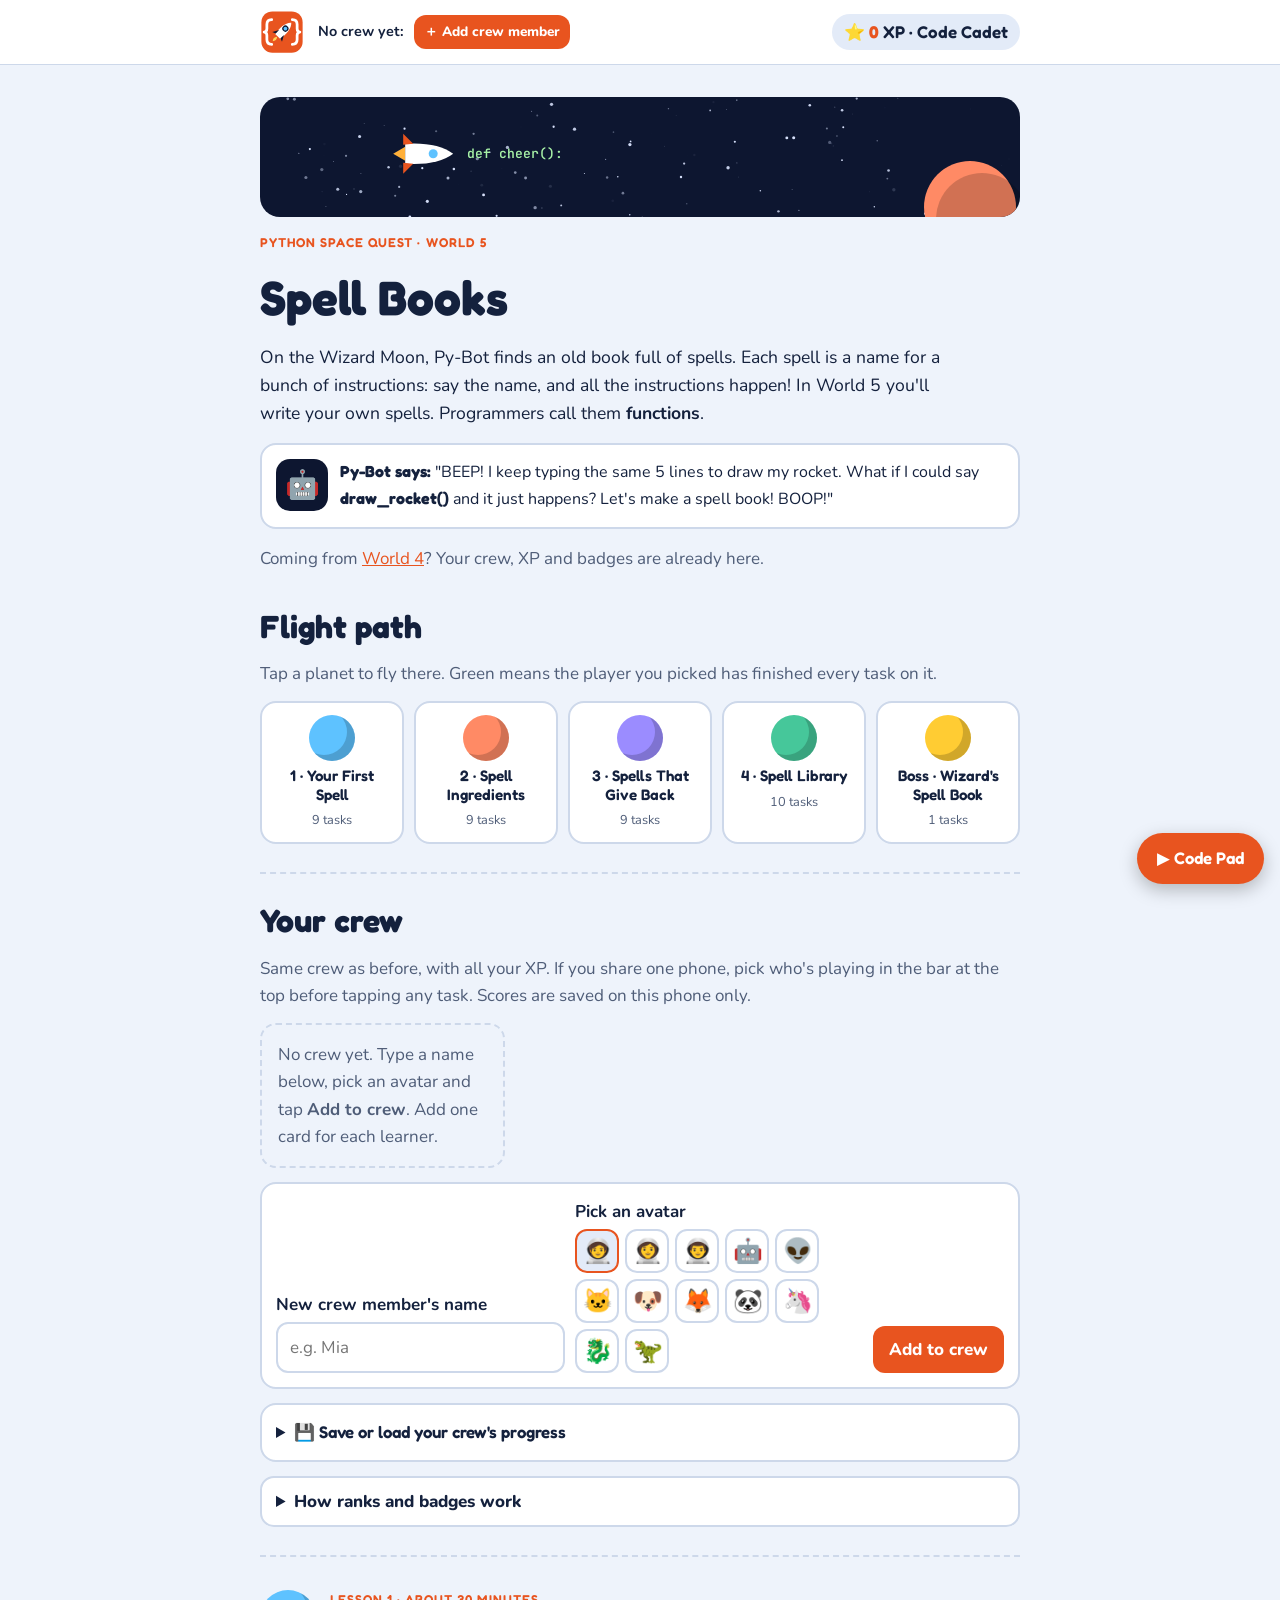
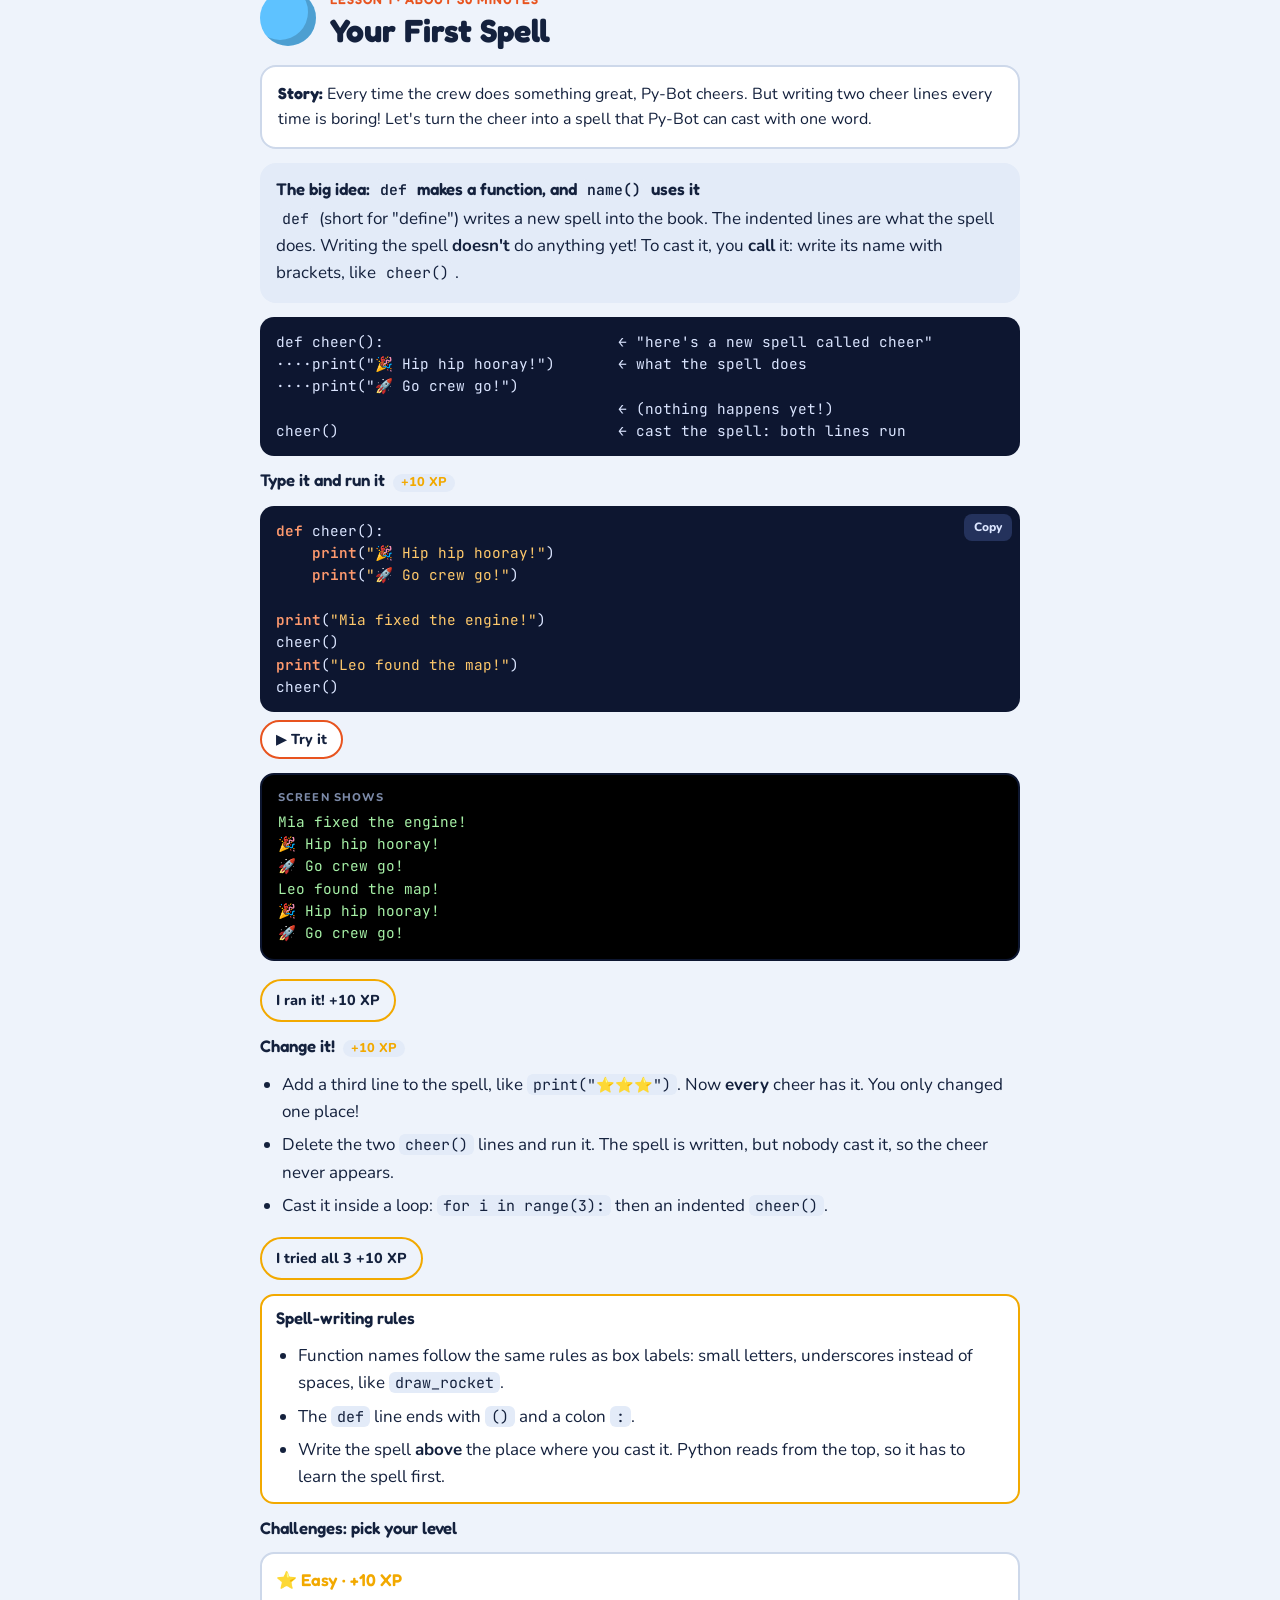
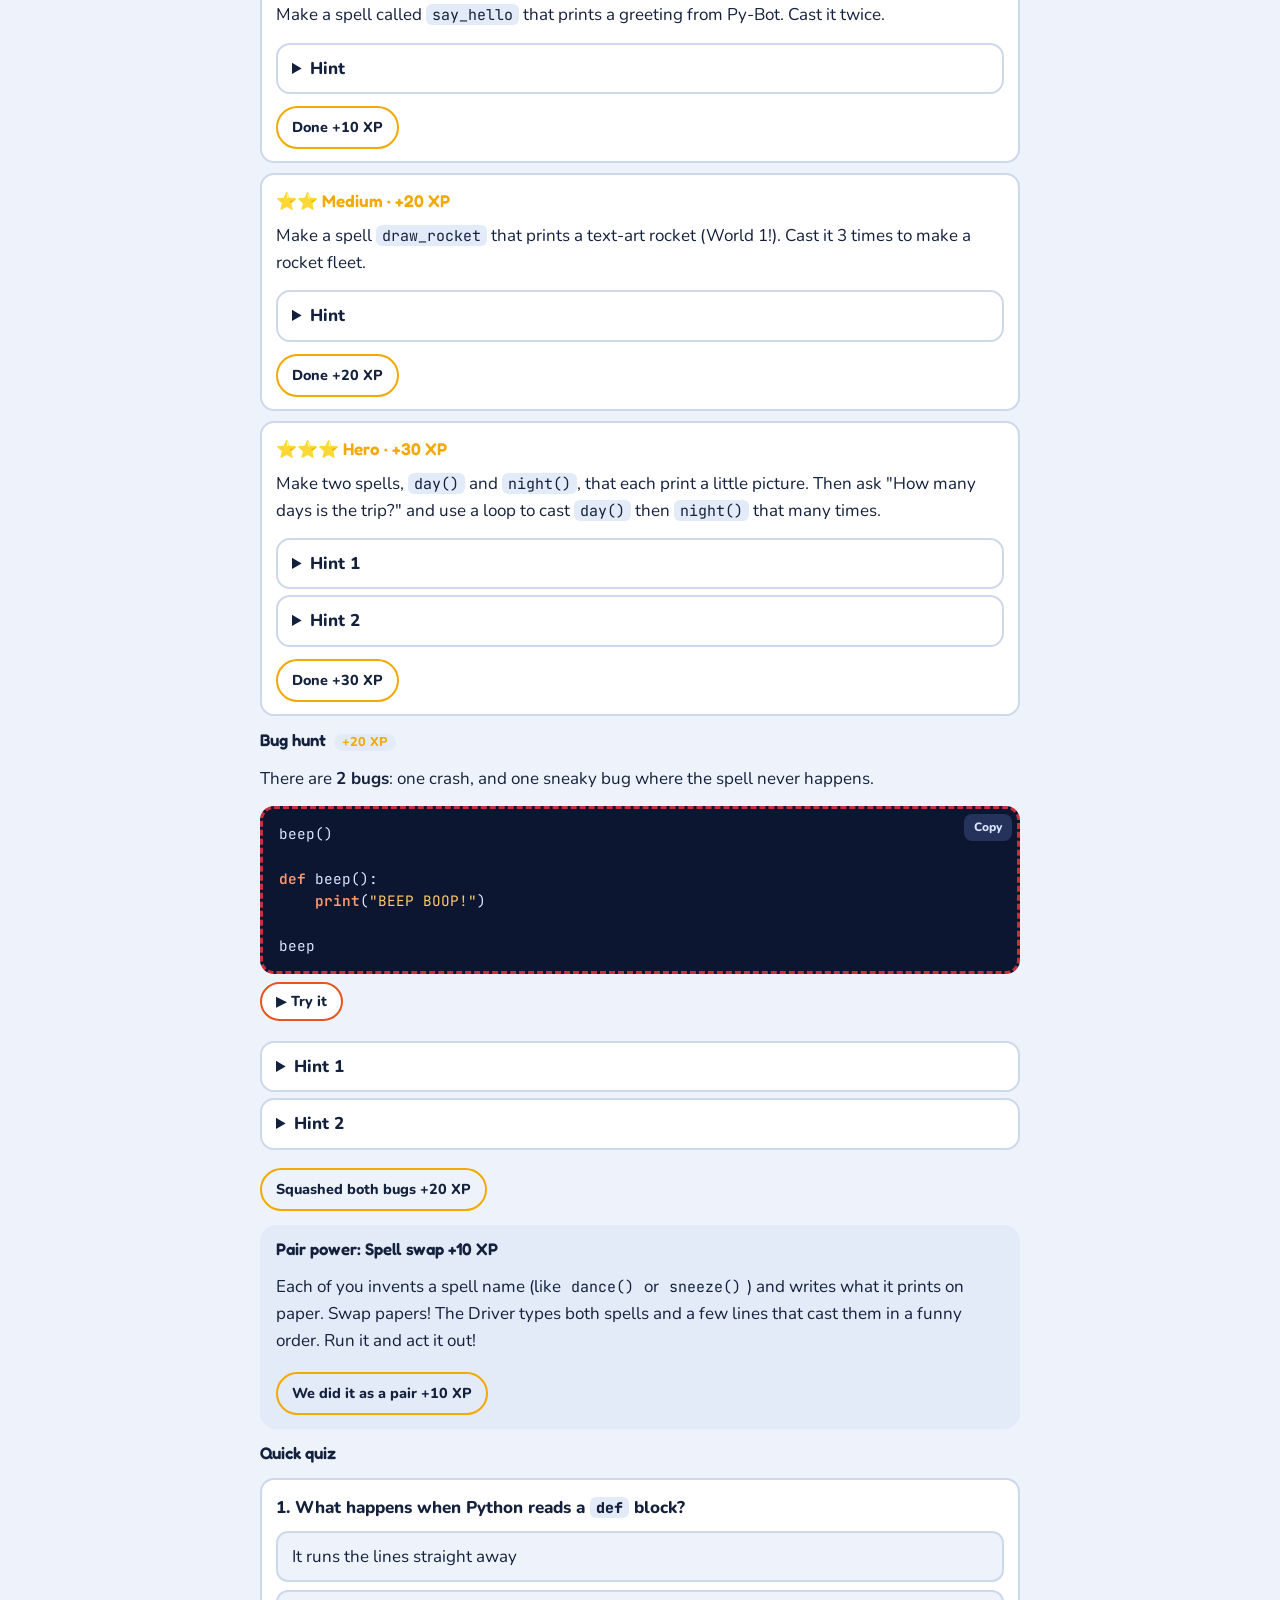
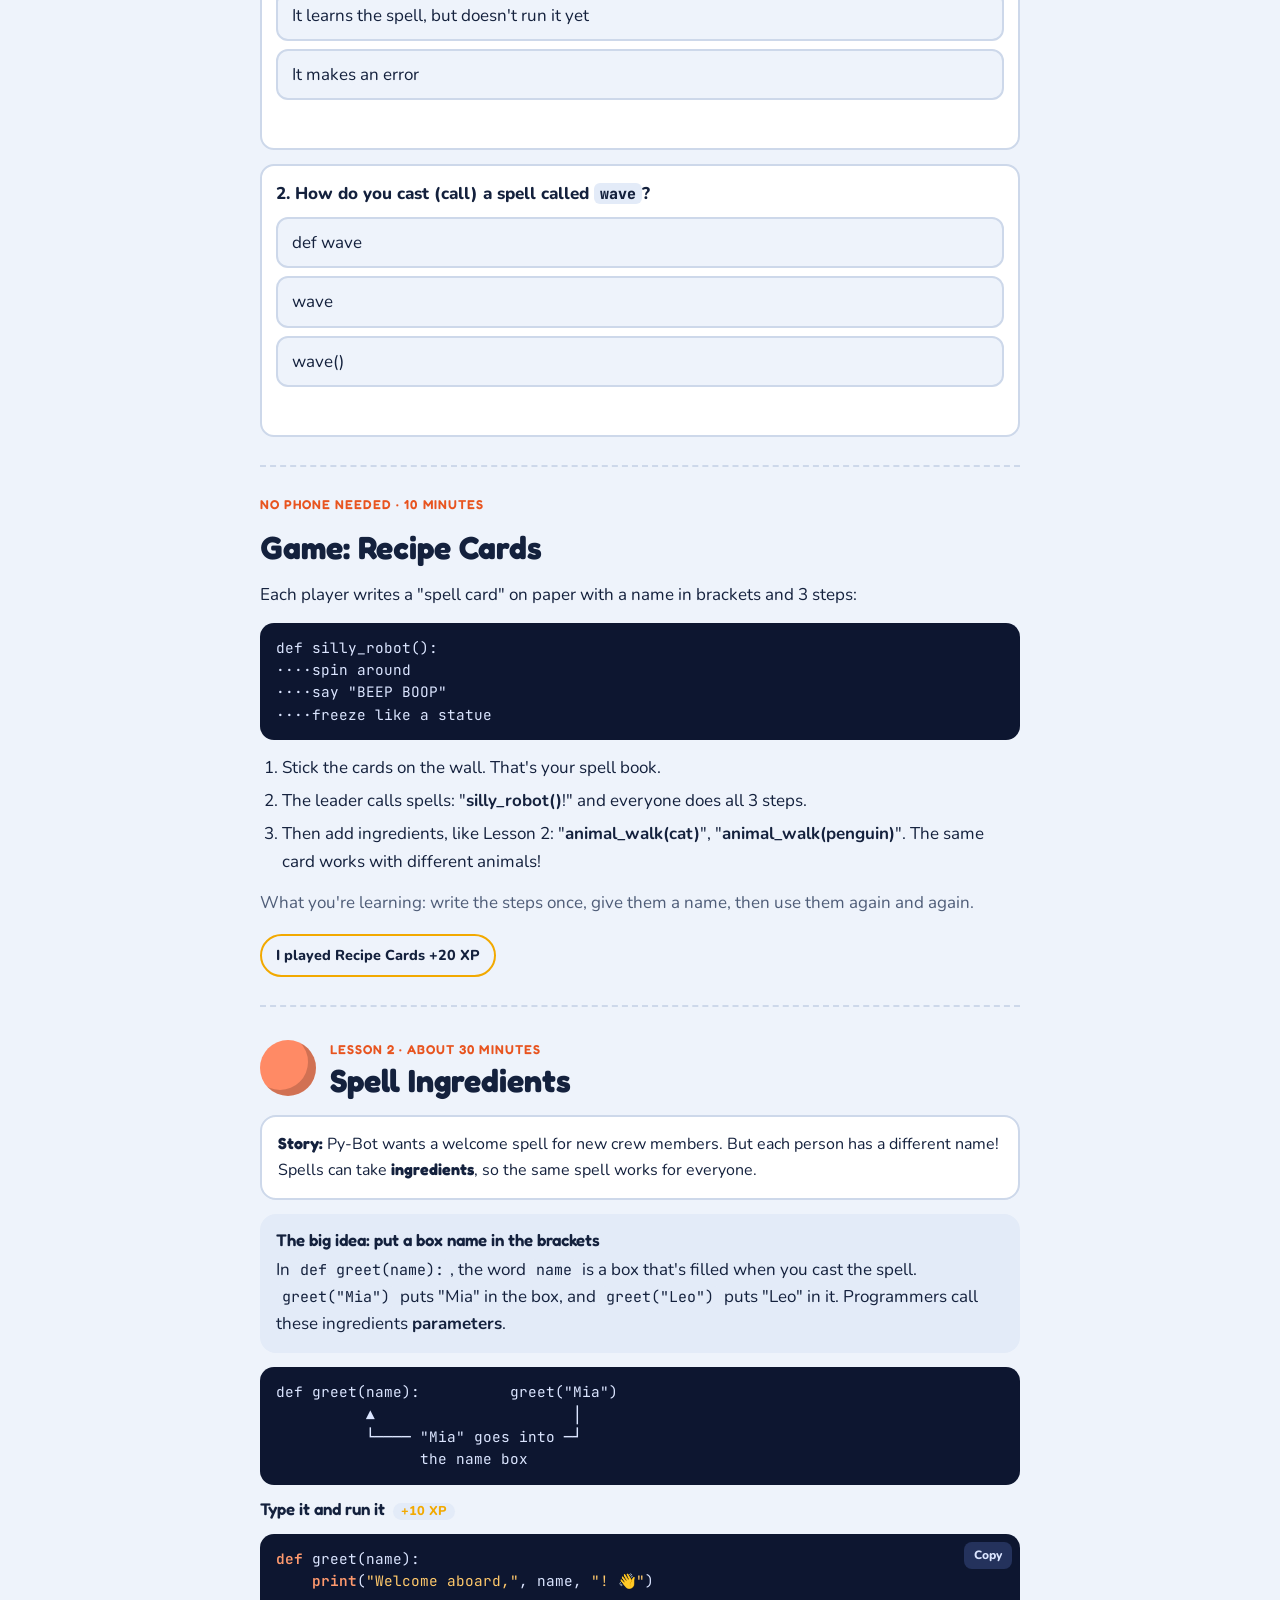
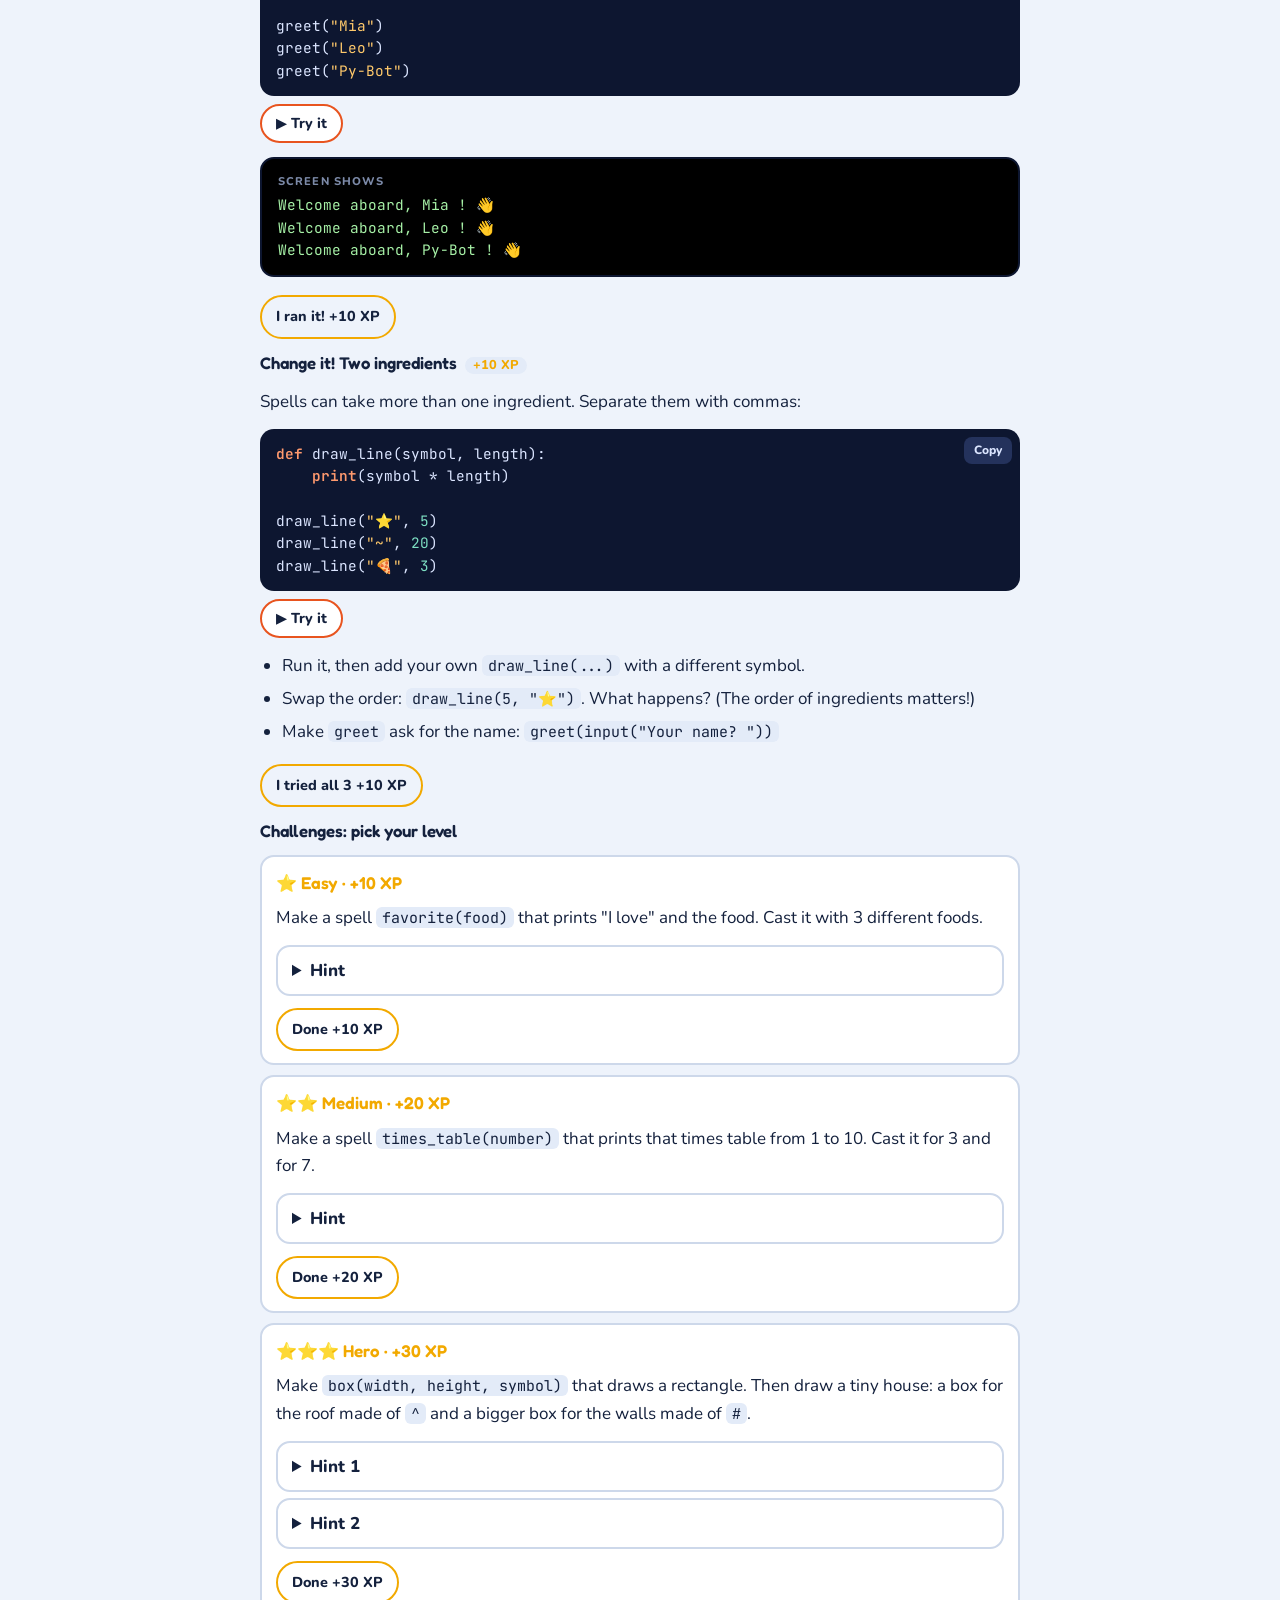
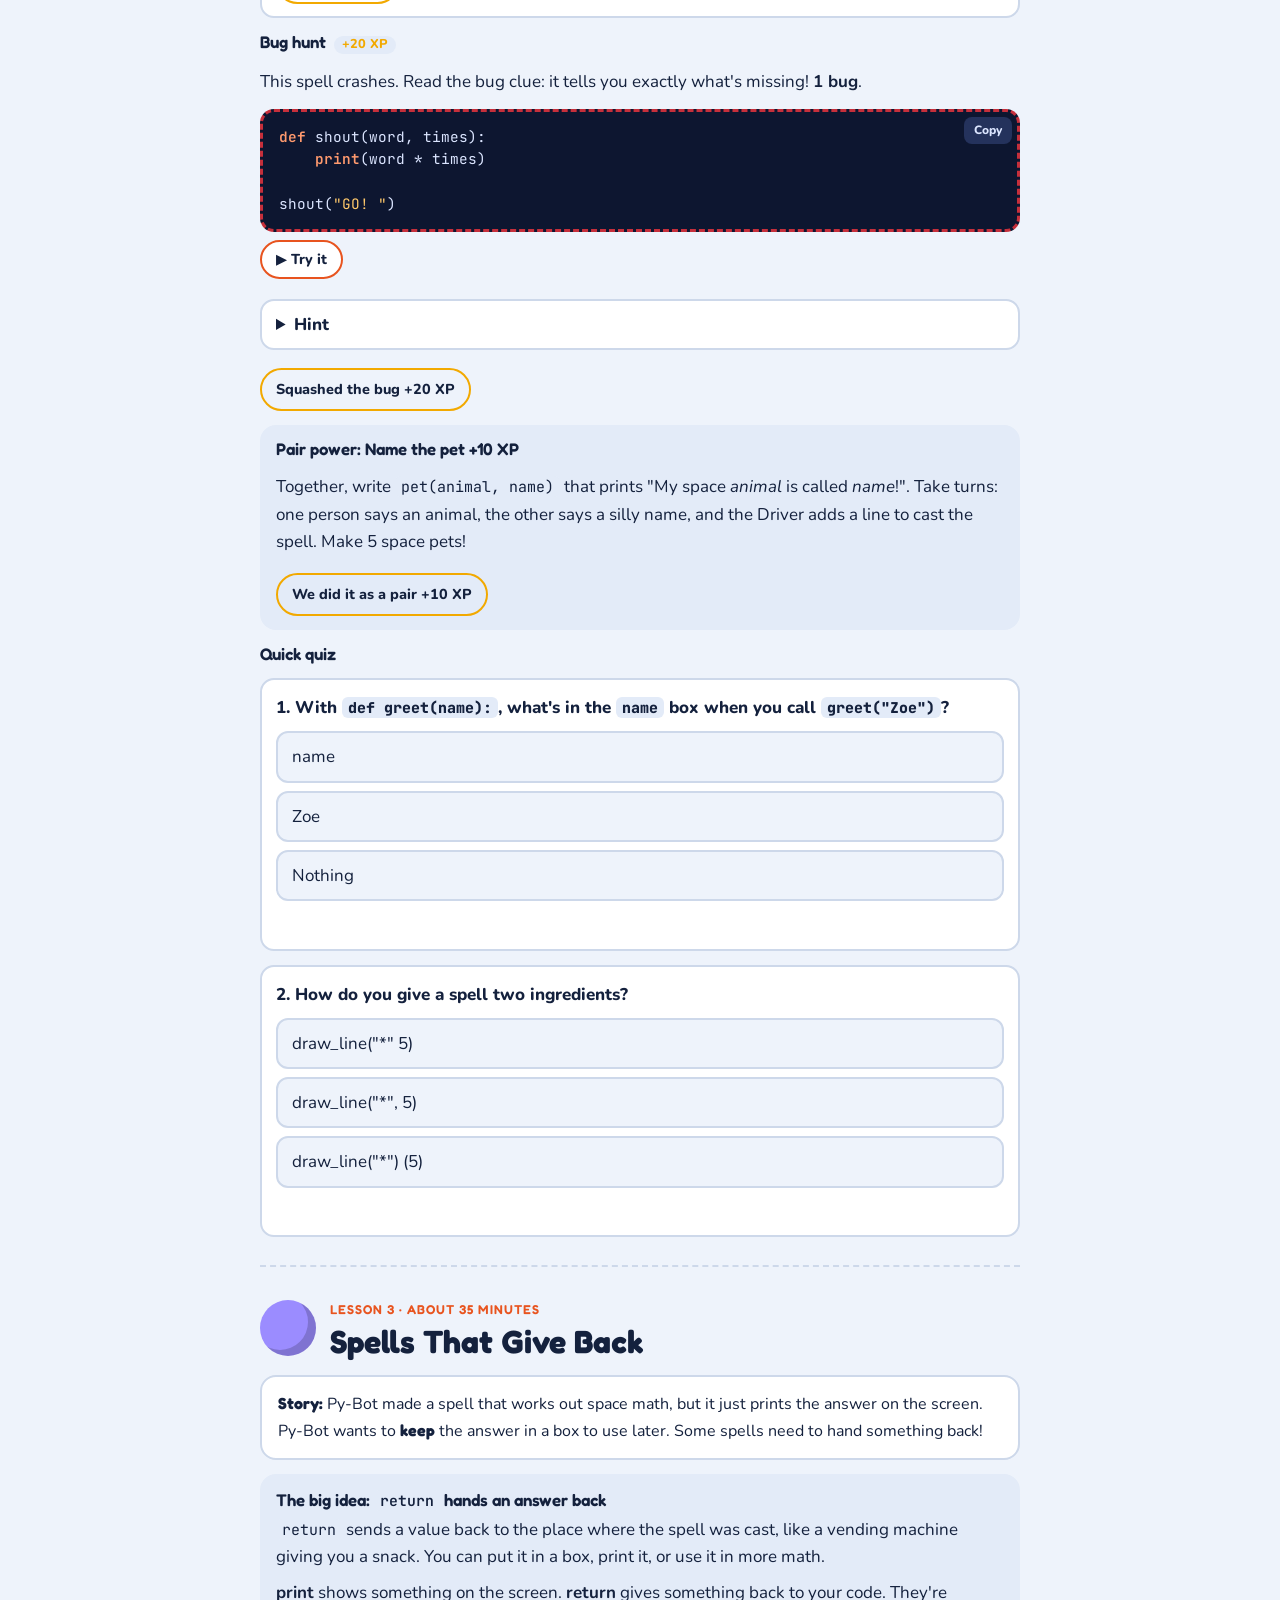
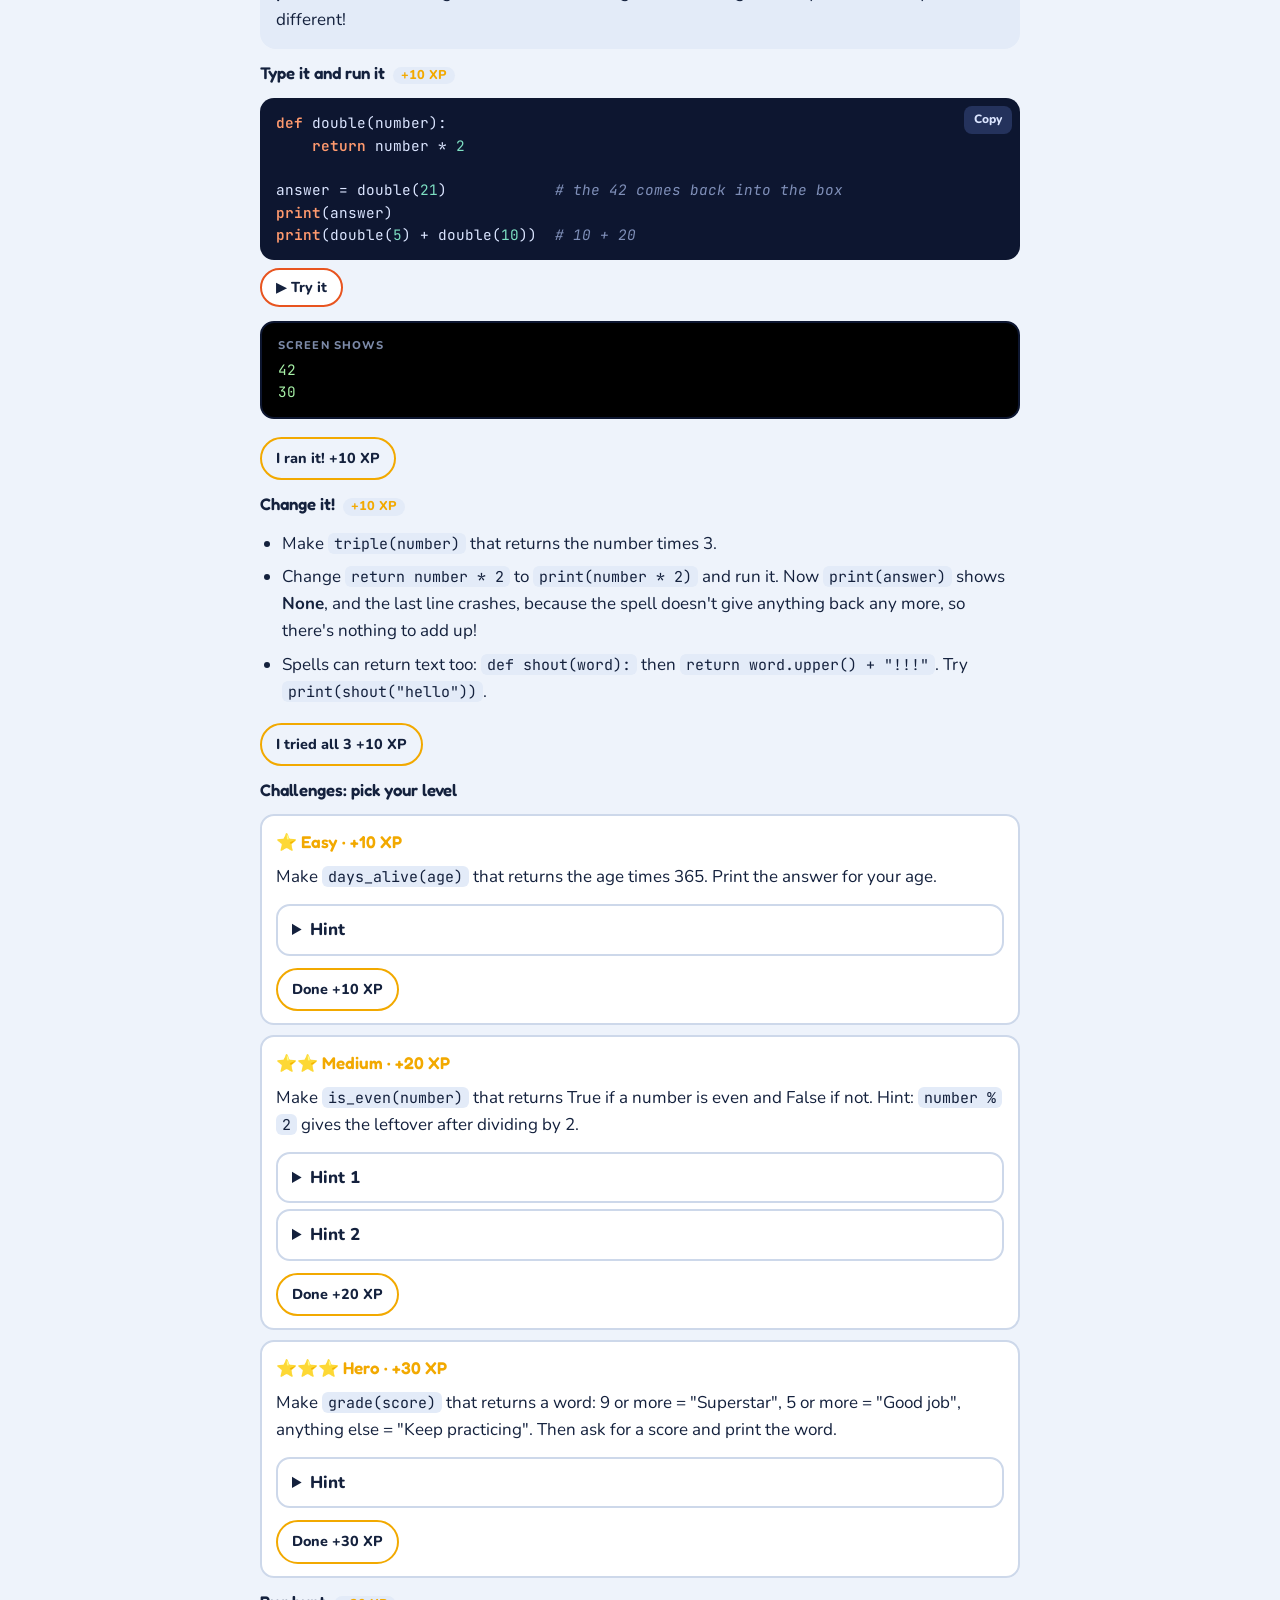
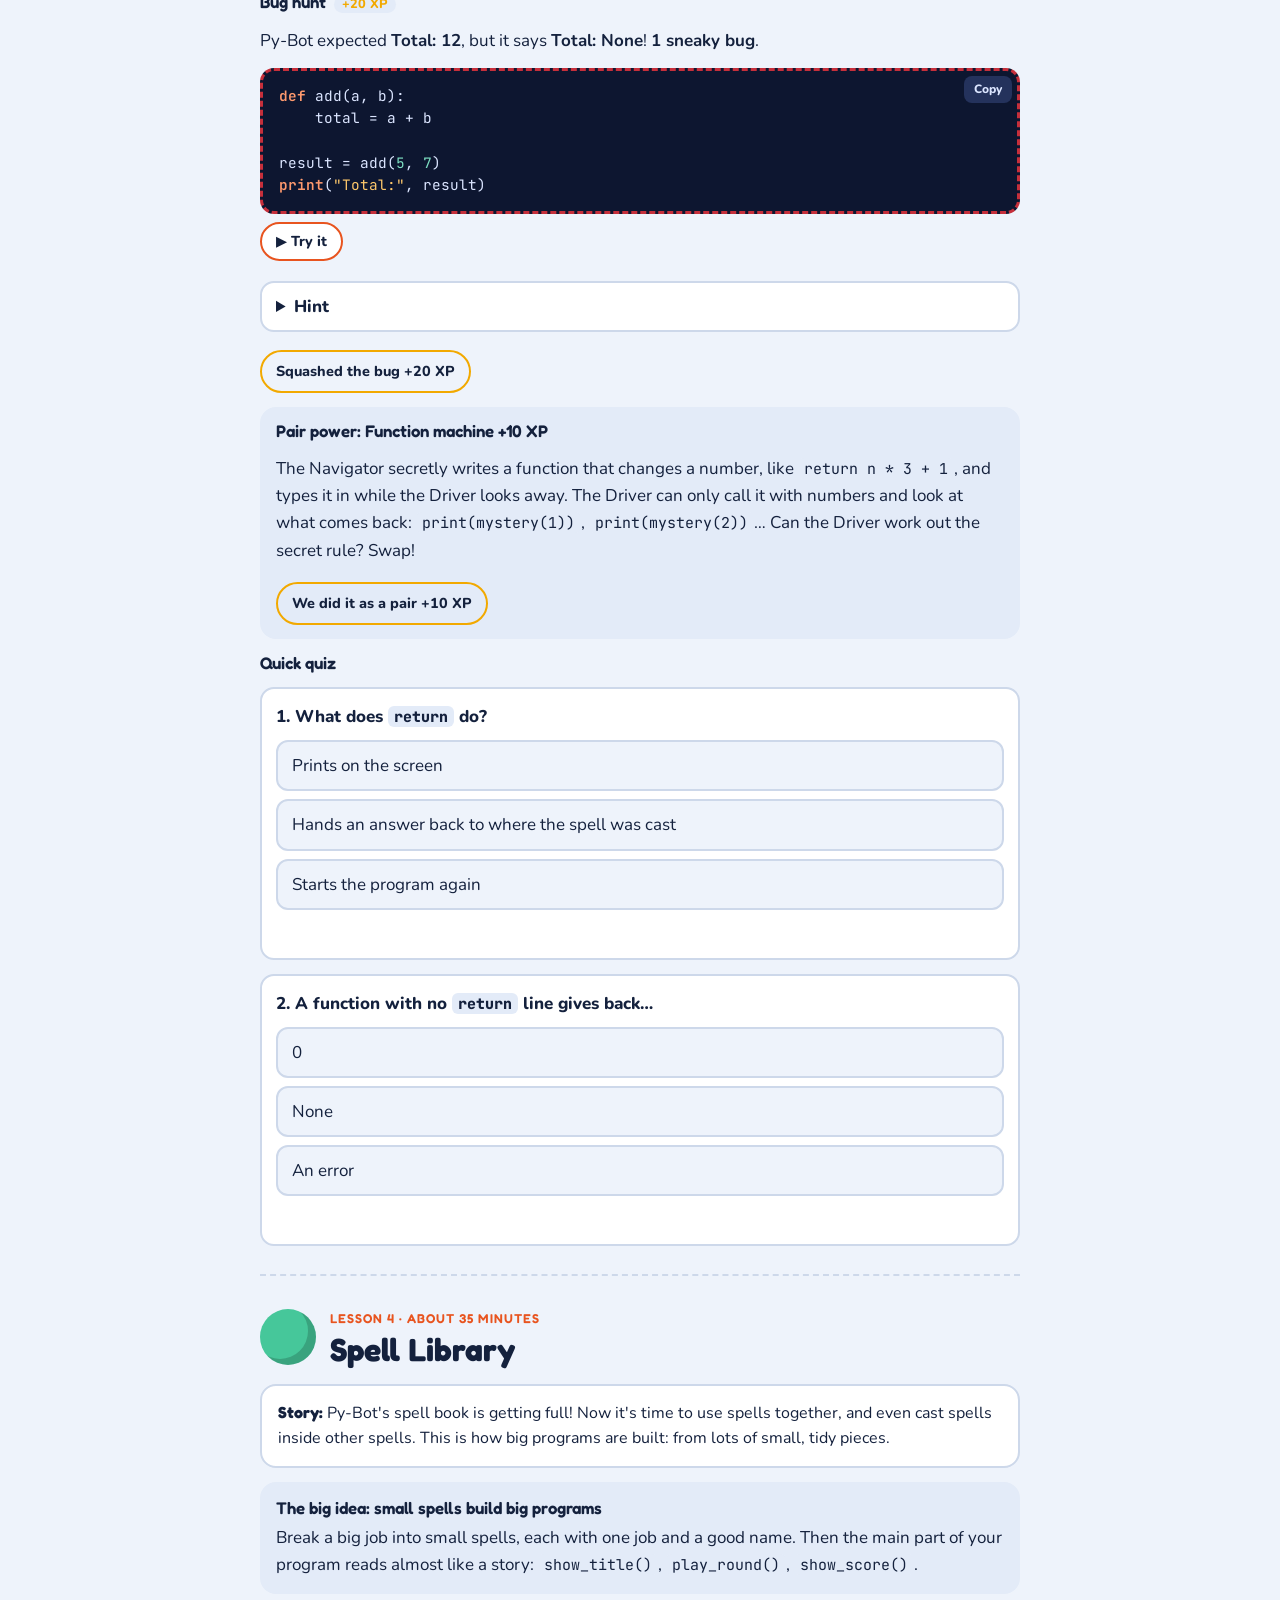
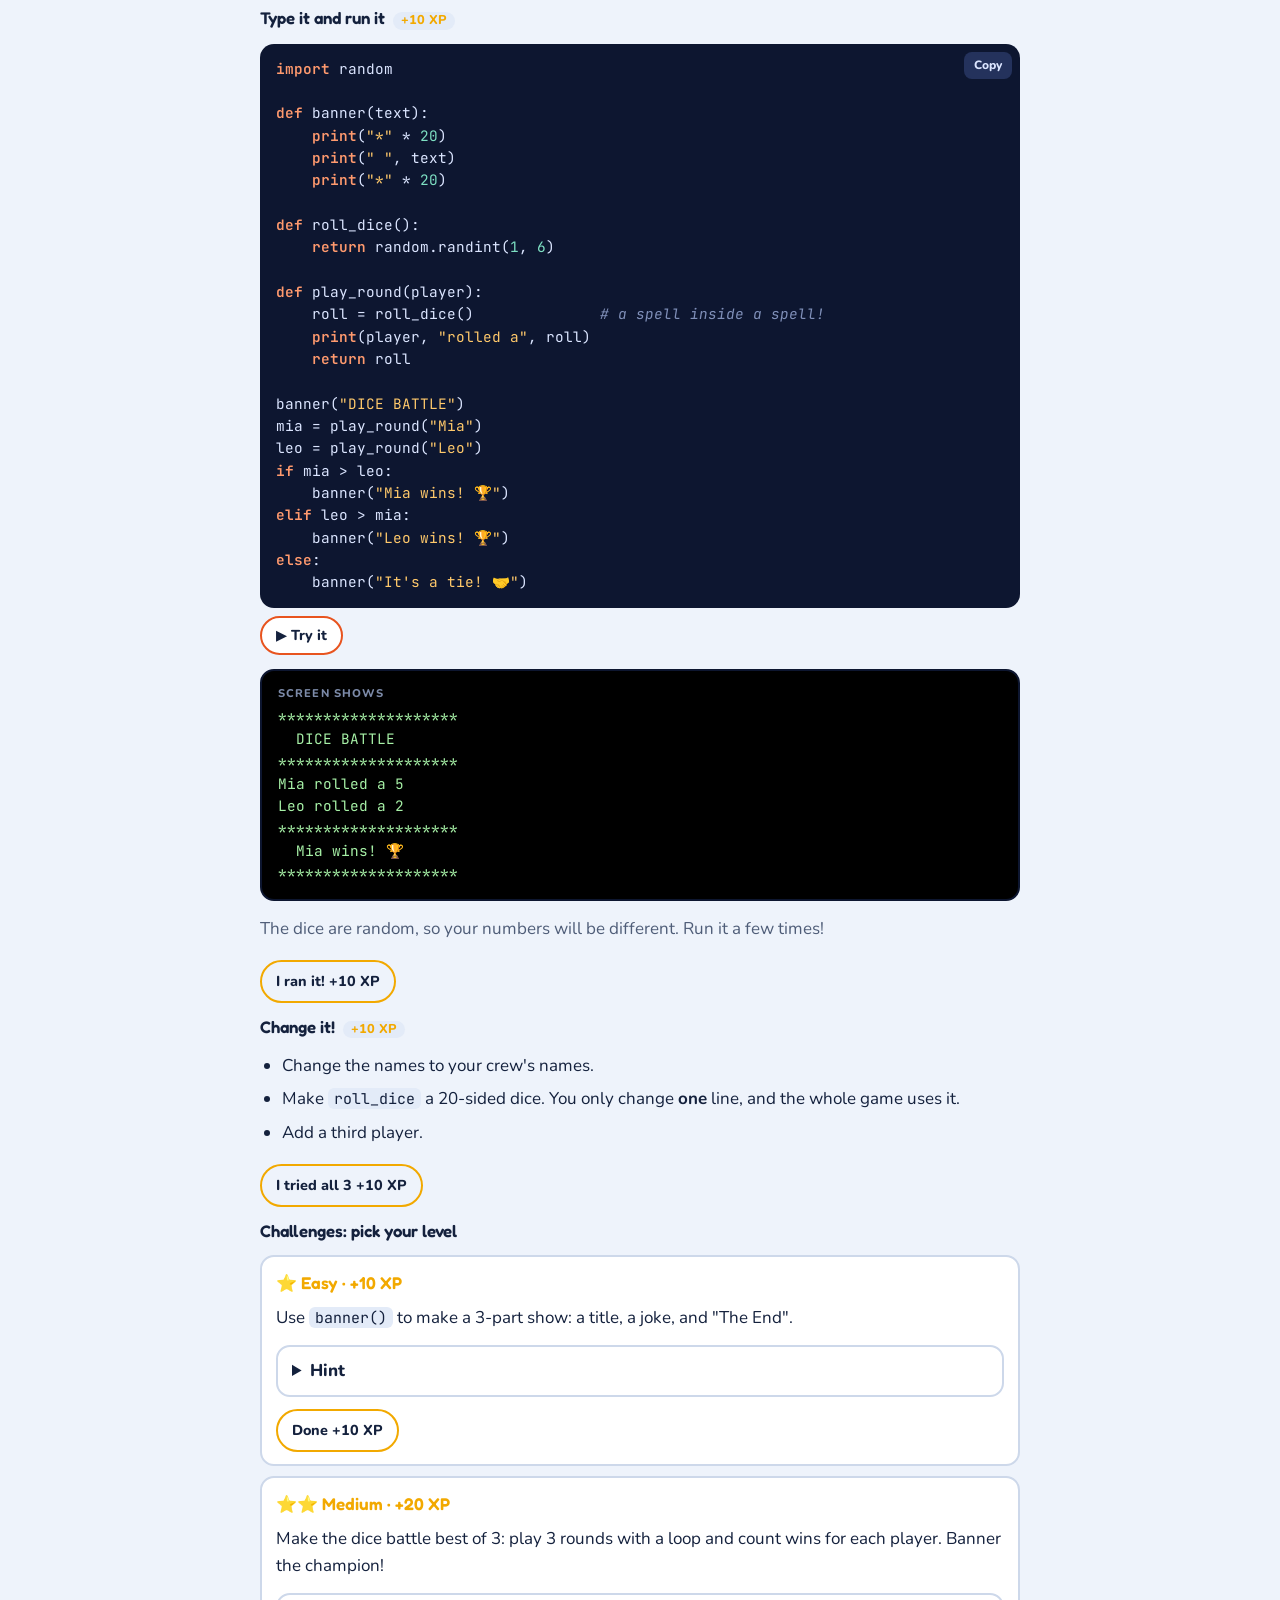
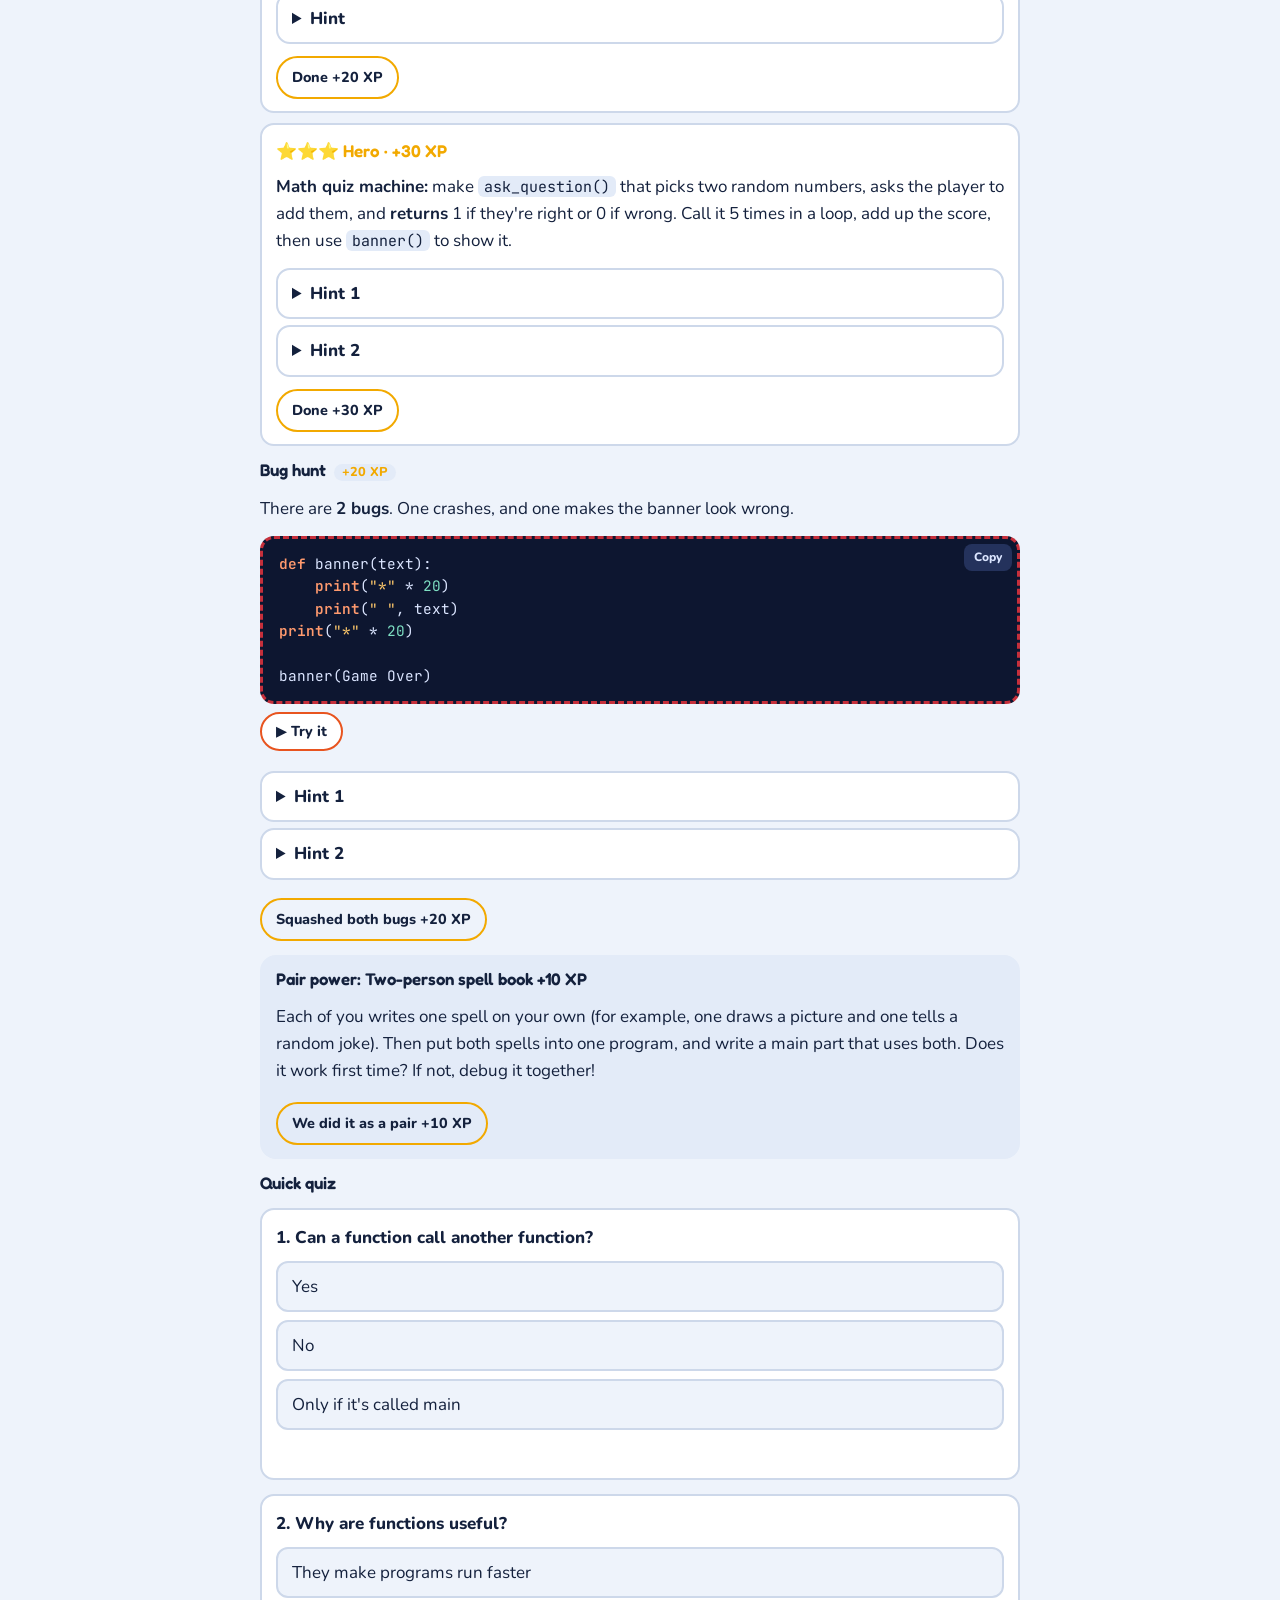
<file: world5.html>
<!doctype html>
<html lang="en">
<head>
<meta charset="utf-8">
<meta name="viewport" content="width=device-width, initial-scale=1, viewport-fit=cover, interactive-widget=resizes-content">
<link rel="icon" href="assets/logo.svg" type="image/svg+xml">
<link rel="apple-touch-icon" href="assets/logo-180.png">
<title>Python Space Quest: World 5</title>
<meta name="claude:viewport-fit-sides" content="cover">
<link rel="preconnect" href="https://fonts.googleapis.com">
<link rel="stylesheet" href="https://fonts.googleapis.com/css2?family=Fredoka:wght@500;600;700&family=Nunito:wght@400;600;700;800&family=JetBrains+Mono:wght@400;600&display=swap">
<link rel="stylesheet" href="assets/quest.css">
</head>
<body>

<div class="crewbar">
  <div class="wrap">
    <a class="home-link" href="index.html" aria-label="Home: all Worlds" title="Home"><img src="assets/logo.svg" alt="" width="44" height="44"></a>
    <div class="who">
      <label for="active-player">Who's playing?</label>
      <select id="active-player" aria-label="Choose the crew member who is playing"></select>
    </div>
    <span class="xp-pill" id="xp-pill">⭐ <b>0</b> XP</span>
  </div>
</div>

<div class="wrap">

<header class="hero">
  <div class="hero-art" aria-hidden="true"><canvas id="stars" data-text="def cheer():" data-planet="#ff8a65"></canvas></div>
  <span class="eyebrow">Python Space Quest · World 5</span>
  <h1>Spell Books</h1>
  <p class="lead">On the Wizard Moon, Py-Bot finds an old book full of spells. Each spell is a name for a bunch of instructions: say the name, and all the instructions happen! In World 5 you'll write your own spells. Programmers call them <b>functions</b>.</p>
  <div class="buddy">
    <div class="face" aria-hidden="true">🤖</div>
    <p><b>Py-Bot says:</b> "BEEP! I keep typing the same 5 lines to draw my rocket. What if I could say <b>draw_rocket()</b> and it just happens? Let's make a spell book! BOOP!"</p>
  </div>
  <p class="muted">Coming from <a href="world4.html">World 4</a>? Your crew, XP and badges are already here.</p>
</header>

<section id="map" aria-labelledby="map-h">
  <div class="stack">
    <h2 id="map-h">Flight path</h2>
    <p class="muted">Tap a planet to fly there. Green means the player you picked has finished every task on it.</p>
    <nav class="map">
      <a class="station" href="#lesson-1" data-lesson="f1"><div class="planet p1"></div><span class="name">1 · Your First Spell</span><span class="prog"></span></a>
      <a class="station" href="#lesson-2" data-lesson="f2"><div class="planet p2"></div><span class="name">2 · Spell Ingredients</span><span class="prog"></span></a>
      <a class="station" href="#lesson-3" data-lesson="f3"><div class="planet p3"></div><span class="name">3 · Spells That Give Back</span><span class="prog"></span></a>
      <a class="station" href="#lesson-4" data-lesson="f4"><div class="planet p4"></div><span class="name">4 · Spell Library</span><span class="prog"></span></a>
      <a class="station" href="#boss" data-lesson="boss"><div class="planet p5"></div><span class="name">Boss · Wizard's Spell Book</span><span class="prog"></span></a>
    </nav>
  </div>
</section>

<section id="crew" aria-labelledby="crew-h">
  <div class="stack">
    <h2 id="crew-h">Your crew</h2>
    <p class="muted">Same crew as before, with all your XP. If you share one phone, pick who's playing in the bar at the top before tapping any task. Scores are saved on this phone only.</p>
    <div class="crew-list" id="crew-list"></div>
    <form class="card add-form" id="add-form" autocomplete="off">
      <div class="field">
        <label for="new-name"><b>New crew member's name</b></label>
        <input id="new-name" maxlength="20" placeholder="e.g. Mia" required>
      </div>
      <div class="field">
        <span><b>Pick an avatar</b></span>
        <div class="avatar-pick" id="avatar-pick" role="group" aria-label="Avatar"></div>
      </div>
      <button class="btn" type="submit">Add to crew</button>
    </form>
    <details>
      <summary>How ranks and badges work</summary>
      <div class="stack">
        <div class="tablewrap"><table id="rank-table"><tr><th>Rank</th><th>Total XP needed (all Worlds)</th></tr></table></div>
        <div class="tablewrap"><table id="badge-table"><tr><th>World 5 badge</th><th>How to get it</th></tr></table></div>
      </div>
    </details>
  </div>
</section>

<!-- LESSON 1 -->
<section id="lesson-1" aria-labelledby="f1-h">
  <div class="stack">
    <div class="lesson-head"><div class="planet p1" aria-hidden="true"></div><div><span class="eyebrow">Lesson 1 · About 30 minutes</span><h2 id="f1-h">Your First Spell</h2></div></div>
    <p class="story"><b>Story:</b> Every time the crew does something great, Py-Bot cheers. But writing two cheer lines every time is boring! Let's turn the cheer into a spell that Py-Bot can cast with one word.</p>
    <div class="bigidea">
      <h4>The big idea: <code class="inl">def</code> makes a function, and <code class="inl">name()</code> uses it</h4>
      <p><code class="inl">def</code> (short for "define") writes a new spell into the book. The indented lines are what the spell does. Writing the spell <b>doesn't</b> do anything yet! To cast it, you <b>call</b> it: write its name with brackets, like <code class="inl">cheer()</code>.</p>
    </div>
    <pre class="code" aria-label="Diagram of a function">def cheer():                          ← "here's a new spell called cheer"
····print("🎉 Hip hip hooray!")       ← what the spell does
····print("🚀 Go crew go!")
                                      ← (nothing happens yet!)
cheer()                               ← cast the spell: both lines run</pre>

    <div class="step stack">
      <h4>Type it and run it <span class="xp">+10 XP</span></h4>
      <div class="codebox"><pre class="code">def cheer():
    print("🎉 Hip hip hooray!")
    print("🚀 Go crew go!")

print("Mia fixed the engine!")
cheer()
print("Leo found the map!")
cheer()</pre></div>
      <pre class="out">Mia fixed the engine!
🎉 Hip hip hooray!
🚀 Go crew go!
Leo found the map!
🎉 Hip hip hooray!
🚀 Go crew go!</pre>
      <div class="task-row"><button class="task" data-id="f1-try" data-xp="10">I ran it! +10 XP</button></div>
    </div>

    <div class="step stack">
      <h4>Change it! <span class="xp">+10 XP</span></h4>
      <ul class="list">
        <li>Add a third line to the spell, like <code class="inl">print("⭐⭐⭐")</code>. Now <b>every</b> cheer has it. You only changed one place!</li>
        <li>Delete the two <code class="inl">cheer()</code> lines and run it. The spell is written, but nobody cast it, so the cheer never appears.</li>
        <li>Cast it inside a loop: <code class="inl">for i in range(3):</code> then an indented <code class="inl">cheer()</code>.</li>
      </ul>
      <div class="task-row"><button class="task" data-id="f1-change" data-xp="10">I tried all 3 +10 XP</button></div>
    </div>

    <div class="callout stack">
      <h4>Spell-writing rules</h4>
      <ul class="list">
        <li>Function names follow the same rules as box labels: small letters, underscores instead of spaces, like <code class="inl">draw_rocket</code>.</li>
        <li>The <code class="inl">def</code> line ends with <code class="inl">()</code> and a colon <code class="inl">:</code>.</li>
        <li>Write the spell <b>above</b> the place where you cast it. Python reads from the top, so it has to learn the spell first.</li>
      </ul>
    </div>

    <div class="step stack">
      <h4>Challenges: pick your level</h4>
      <div class="challenges">
        <div class="chal"><span class="lvl">⭐ Easy · +10 XP</span><p>Make a spell called <code class="inl">say_hello</code> that prints a greeting from Py-Bot. Cast it twice.</p>
          <div class="hints"><details><summary>Hint</summary><p><code class="inl">def say_hello():</code>, an indented print, then <code class="inl">say_hello()</code> twice with no spaces in front.</p></details></div>
          <div class="task-row"><button class="task" data-id="f1-c1" data-xp="10">Done +10 XP</button></div></div>
        <div class="chal"><span class="lvl">⭐⭐ Medium · +20 XP</span><p>Make a spell <code class="inl">draw_rocket</code> that prints a text-art rocket (World 1!). Cast it 3 times to make a rocket fleet.</p>
          <div class="hints"><details><summary>Hint</summary><p>Every line of the rocket goes inside the spell, indented.</p></details></div>
          <div class="task-row"><button class="task" data-id="f1-c2" data-xp="20">Done +20 XP</button></div></div>
        <div class="chal"><span class="lvl">⭐⭐⭐ Hero · +30 XP</span><p>Make two spells, <code class="inl">day()</code> and <code class="inl">night()</code>, that each print a little picture. Then ask "How many days is the trip?" and use a loop to cast <code class="inl">day()</code> then <code class="inl">night()</code> that many times.</p>
          <div class="hints"><details><summary>Hint 1</summary><p>Both <code class="inl">def</code>s go at the top.</p></details><details><summary>Hint 2</summary><p>Inside the loop: <code class="inl">day()</code> then <code class="inl">night()</code>, both indented.</p></details></div>
          <div class="task-row"><button class="task" data-id="f1-c3" data-xp="30">Done +30 XP</button></div></div>
      </div>
    </div>

    <div class="step stack">
      <h4>Bug hunt <span class="xp">+20 XP</span></h4>
      <p>There are <b>2 bugs</b>: one crash, and one sneaky bug where the spell never happens.</p>
      <div class="codebox"><pre class="code bad">beep()

def beep():
    print("BEEP BOOP!")

beep</pre></div>
      <div class="hints"><details><summary>Hint 1</summary><p>Python reads from the top. On line 1, does it know the spell yet?</p></details><details><summary>Hint 2</summary><p>Look at the last line. What does a spell need to be cast?</p></details></div>
      <div class="task-row"><button class="task" data-id="f1-bug" data-xp="20">Squashed both bugs +20 XP</button></div>
    </div>

    <div class="pair stack">
      <h4>Pair power: Spell swap <span class="xp">+10 XP</span></h4>
      <p>Each of you invents a spell name (like <code class="inl">dance()</code> or <code class="inl">sneeze()</code>) and writes what it prints on paper. Swap papers! The Driver types both spells and a few lines that cast them in a funny order. Run it and act it out!</p>
      <div class="task-row"><button class="task" data-id="f1-pair" data-xp="10">We did it as a pair +10 XP</button></div>
    </div>

    <div class="stack">
      <h4>Quick quiz</h4>
      <div class="quiz" data-id="f1-q1" data-xp="10" data-explain="Yes! def writes the spell, but you have to call it to run it.">
        <p class="q">1. What happens when Python reads a <code class="inl">def</code> block?</p>
        <div class="choices"><button>It runs the lines straight away</button><button data-ok>It learns the spell, but doesn't run it yet</button><button>It makes an error</button></div>
        <p class="feedback" aria-live="polite"></p></div>
      <div class="quiz" data-id="f1-q2" data-xp="10" data-explain="Correct! Name plus brackets casts the spell.">
        <p class="q">2. How do you cast (call) a spell called <code class="inl">wave</code>?</p>
        <div class="choices"><button>def wave</button><button>wave</button><button data-ok>wave()</button></div>
        <p class="feedback" aria-live="polite"></p></div>
    </div>
  </div>
</section>

<section id="unplugged" aria-labelledby="un-h">
  <div class="stack">
    <span class="eyebrow">No phone needed · 10 minutes</span>
    <h2 id="un-h">Game: Recipe Cards</h2>
    <p>Each player writes a "spell card" on paper with a name in brackets and 3 steps:</p>
    <pre class="code" aria-label="Example recipe card">def silly_robot():
····spin around
····say "BEEP BOOP"
····freeze like a statue</pre>
    <ol class="list">
      <li>Stick the cards on the wall. That's your spell book.</li>
      <li>The leader calls spells: "<b>silly_robot()</b>!" and everyone does all 3 steps.</li>
      <li>Then add ingredients, like Lesson 2: "<b>animal_walk(cat)</b>", "<b>animal_walk(penguin)</b>". The same card works with different animals!</li>
    </ol>
    <p class="muted">What you're learning: write the steps once, give them a name, then use them again and again.</p>
    <div class="task-row"><button class="task" data-id="w5-un" data-xp="20">I played Recipe Cards +20 XP</button></div>
  </div>
</section>

<!-- LESSON 2 -->
<section id="lesson-2" aria-labelledby="f2-h">
  <div class="stack">
    <div class="lesson-head"><div class="planet p2" aria-hidden="true"></div><div><span class="eyebrow">Lesson 2 · About 30 minutes</span><h2 id="f2-h">Spell Ingredients</h2></div></div>
    <p class="story"><b>Story:</b> Py-Bot wants a welcome spell for new crew members. But each person has a different name! Spells can take <b>ingredients</b>, so the same spell works for everyone.</p>
    <div class="bigidea">
      <h4>The big idea: put a box name in the brackets</h4>
      <p>In <code class="inl">def greet(name):</code>, the word <code class="inl">name</code> is a box that's filled when you cast the spell. <code class="inl">greet("Mia")</code> puts "Mia" in the box, and <code class="inl">greet("Leo")</code> puts "Leo" in it. Programmers call these ingredients <b>parameters</b>.</p>
    </div>
    <pre class="code" aria-label="Diagram of a parameter">def greet(name):          greet("Mia")
          ▲                      │
          └──── "Mia" goes into ─┘
                the name box</pre>

    <div class="step stack">
      <h4>Type it and run it <span class="xp">+10 XP</span></h4>
      <div class="codebox"><pre class="code">def greet(name):
    print("Welcome aboard,", name, "! 👋")

greet("Mia")
greet("Leo")
greet("Py-Bot")</pre></div>
      <pre class="out">Welcome aboard, Mia ! 👋
Welcome aboard, Leo ! 👋
Welcome aboard, Py-Bot ! 👋</pre>
      <div class="task-row"><button class="task" data-id="f2-try" data-xp="10">I ran it! +10 XP</button></div>
    </div>

    <div class="step stack">
      <h4>Change it! Two ingredients <span class="xp">+10 XP</span></h4>
      <p>Spells can take more than one ingredient. Separate them with commas:</p>
      <div class="codebox"><pre class="code">def draw_line(symbol, length):
    print(symbol * length)

draw_line("⭐", 5)
draw_line("~", 20)
draw_line("🍕", 3)</pre></div>
      <ul class="list">
        <li>Run it, then add your own <code class="inl">draw_line(...)</code> with a different symbol.</li>
        <li>Swap the order: <code class="inl">draw_line(5, "⭐")</code>. What happens? (The order of ingredients matters!)</li>
        <li>Make <code class="inl">greet</code> ask for the name: <code class="inl">greet(input("Your name? "))</code></li>
      </ul>
      <div class="task-row"><button class="task" data-id="f2-change" data-xp="10">I tried all 3 +10 XP</button></div>
    </div>

    <div class="step stack">
      <h4>Challenges: pick your level</h4>
      <div class="challenges">
        <div class="chal"><span class="lvl">⭐ Easy · +10 XP</span><p>Make a spell <code class="inl">favorite(food)</code> that prints "I love" and the food. Cast it with 3 different foods.</p>
          <div class="hints"><details><summary>Hint</summary><p><code class="inl">print("I love", food)</code></p></details></div>
          <div class="task-row"><button class="task" data-id="f2-c1" data-xp="10">Done +10 XP</button></div></div>
        <div class="chal"><span class="lvl">⭐⭐ Medium · +20 XP</span><p>Make a spell <code class="inl">times_table(number)</code> that prints that times table from 1 to 10. Cast it for 3 and for 7.</p>
          <div class="hints"><details><summary>Hint</summary><p>Put a <code class="inl">for</code> loop inside the spell (World 4). Inside the loop is indented twice: 8 spaces.</p></details></div>
          <div class="task-row"><button class="task" data-id="f2-c2" data-xp="20">Done +20 XP</button></div></div>
        <div class="chal"><span class="lvl">⭐⭐⭐ Hero · +30 XP</span><p>Make <code class="inl">box(width, height, symbol)</code> that draws a rectangle. Then draw a tiny house: a box for the roof made of <code class="inl">^</code> and a bigger box for the walls made of <code class="inl">#</code>.</p>
          <div class="hints"><details><summary>Hint 1</summary><p>Loop <code class="inl">height</code> times, and print <code class="inl">symbol * width</code> each time.</p></details><details><summary>Hint 2</summary><p><code class="inl">box(6, 2, "^")</code> then <code class="inl">box(6, 3, "#")</code></p></details></div>
          <div class="task-row"><button class="task" data-id="f2-c3" data-xp="30">Done +30 XP</button></div></div>
      </div>
    </div>

    <div class="step stack">
      <h4>Bug hunt <span class="xp">+20 XP</span></h4>
      <p>This spell crashes. Read the bug clue: it tells you exactly what's missing! <b>1 bug</b>.</p>
      <div class="codebox"><pre class="code bad">def shout(word, times):
    print(word * times)

shout("GO! ")</pre></div>
      <div class="hints"><details><summary>Hint</summary><p>How many ingredients does the spell need? How many did you give it?</p></details></div>
      <div class="task-row"><button class="task" data-id="f2-bug" data-xp="20">Squashed the bug +20 XP</button></div>
    </div>

    <div class="pair stack">
      <h4>Pair power: Name the pet <span class="xp">+10 XP</span></h4>
      <p>Together, write <code class="inl">pet(animal, name)</code> that prints "My space <i>animal</i> is called <i>name</i>!". Take turns: one person says an animal, the other says a silly name, and the Driver adds a line to cast the spell. Make 5 space pets!</p>
      <div class="task-row"><button class="task" data-id="f2-pair" data-xp="10">We did it as a pair +10 XP</button></div>
    </div>

    <div class="stack">
      <h4>Quick quiz</h4>
      <div class="quiz" data-id="f2-q1" data-xp="10" data-explain="Yes! &quot;Zoe&quot; goes into the name box.">
        <p class="q">1. With <code class="inl">def greet(name):</code>, what's in the <code class="inl">name</code> box when you call <code class="inl">greet("Zoe")</code>?</p>
        <div class="choices"><button>name</button><button data-ok>Zoe</button><button>Nothing</button></div>
        <p class="feedback" aria-live="polite"></p></div>
      <div class="quiz" data-id="f2-q2" data-xp="10" data-explain="Correct! Ingredients are separated by commas.">
        <p class="q">2. How do you give a spell two ingredients?</p>
        <div class="choices"><button>draw_line("*" 5)</button><button data-ok>draw_line("*", 5)</button><button>draw_line("*") (5)</button></div>
        <p class="feedback" aria-live="polite"></p></div>
    </div>
  </div>
</section>

<!-- LESSON 3 -->
<section id="lesson-3" aria-labelledby="f3-h">
  <div class="stack">
    <div class="lesson-head"><div class="planet p3" aria-hidden="true"></div><div><span class="eyebrow">Lesson 3 · About 35 minutes</span><h2 id="f3-h">Spells That Give Back</h2></div></div>
    <p class="story"><b>Story:</b> Py-Bot made a spell that works out space math, but it just prints the answer on the screen. Py-Bot wants to <b>keep</b> the answer in a box to use later. Some spells need to hand something back!</p>
    <div class="bigidea">
      <h4>The big idea: <code class="inl">return</code> hands an answer back</h4>
      <p><code class="inl">return</code> sends a value back to the place where the spell was cast, like a vending machine giving you a snack. You can put it in a box, print it, or use it in more math.</p>
      <p style="margin-top:8px"><b>print</b> shows something on the screen. <b>return</b> gives something back to your code. They're different!</p>
    </div>

    <div class="step stack">
      <h4>Type it and run it <span class="xp">+10 XP</span></h4>
      <div class="codebox"><pre class="code">def double(number):
    return number * 2

answer = double(21)            # the 42 comes back into the box
print(answer)
print(double(5) + double(10))  # 10 + 20</pre></div>
      <pre class="out">42
30</pre>
      <div class="task-row"><button class="task" data-id="f3-try" data-xp="10">I ran it! +10 XP</button></div>
    </div>

    <div class="step stack">
      <h4>Change it! <span class="xp">+10 XP</span></h4>
      <ul class="list">
        <li>Make <code class="inl">triple(number)</code> that returns the number times 3.</li>
        <li>Change <code class="inl">return number * 2</code> to <code class="inl">print(number * 2)</code> and run it. Now <code class="inl">print(answer)</code> shows <b>None</b>, and the last line crashes, because the spell doesn't give anything back any more, so there's nothing to add up!</li>
        <li>Spells can return text too: <code class="inl">def shout(word):</code> then <code class="inl">return word.upper() + "!!!"</code>. Try <code class="inl">print(shout("hello"))</code>.</li>
      </ul>
      <div class="task-row"><button class="task" data-id="f3-change" data-xp="10">I tried all 3 +10 XP</button></div>
    </div>

    <div class="step stack">
      <h4>Challenges: pick your level</h4>
      <div class="challenges">
        <div class="chal"><span class="lvl">⭐ Easy · +10 XP</span><p>Make <code class="inl">days_alive(age)</code> that returns the age times 365. Print the answer for your age.</p>
          <div class="hints"><details><summary>Hint</summary><p><code class="inl">return age * 365</code></p></details></div>
          <div class="task-row"><button class="task" data-id="f3-c1" data-xp="10">Done +10 XP</button></div></div>
        <div class="chal"><span class="lvl">⭐⭐ Medium · +20 XP</span><p>Make <code class="inl">is_even(number)</code> that returns True if a number is even and False if not. Hint: <code class="inl">number % 2</code> gives the leftover after dividing by 2.</p>
          <div class="hints"><details><summary>Hint 1</summary><p>Even numbers have nothing left over: <code class="inl">number % 2 == 0</code></p></details><details><summary>Hint 2</summary><p>You can return a comparison straight away: <code class="inl">return number % 2 == 0</code></p></details></div>
          <div class="task-row"><button class="task" data-id="f3-c2" data-xp="20">Done +20 XP</button></div></div>
        <div class="chal"><span class="lvl">⭐⭐⭐ Hero · +30 XP</span><p>Make <code class="inl">grade(score)</code> that returns a word: 9 or more = "Superstar", 5 or more = "Good job", anything else = "Keep practicing". Then ask for a score and print the word.</p>
          <div class="hints"><details><summary>Hint</summary><p>Use if / elif / else inside the spell, with a <code class="inl">return</code> in each path.</p></details></div>
          <div class="task-row"><button class="task" data-id="f3-c3" data-xp="30">Done +30 XP</button></div></div>
      </div>
    </div>

    <div class="step stack">
      <h4>Bug hunt <span class="xp">+20 XP</span></h4>
      <p>Py-Bot expected <b>Total: 12</b>, but it says <b>Total: None</b>! <b>1 sneaky bug</b>.</p>
      <div class="codebox"><pre class="code bad">def add(a, b):
    total = a + b

result = add(5, 7)
print("Total:", result)</pre></div>
      <div class="hints"><details><summary>Hint</summary><p>The spell works out the total… but does it hand it back? <code class="inl">None</code> is Python's way of saying "nothing came back".</p></details></div>
      <div class="task-row"><button class="task" data-id="f3-bug" data-xp="20">Squashed the bug +20 XP</button></div>
    </div>

    <div class="pair stack">
      <h4>Pair power: Function machine <span class="xp">+10 XP</span></h4>
      <p>The Navigator secretly writes a function that changes a number, like <code class="inl">return n * 3 + 1</code>, and types it in while the Driver looks away. The Driver can only call it with numbers and look at what comes back: <code class="inl">print(mystery(1))</code>, <code class="inl">print(mystery(2))</code>… Can the Driver work out the secret rule? Swap!</p>
      <div class="task-row"><button class="task" data-id="f3-pair" data-xp="10">We did it as a pair +10 XP</button></div>
    </div>

    <div class="stack">
      <h4>Quick quiz</h4>
      <div class="quiz" data-id="f3-q1" data-xp="10" data-explain="Yes! return hands the answer back to your code.">
        <p class="q">1. What does <code class="inl">return</code> do?</p>
        <div class="choices"><button>Prints on the screen</button><button data-ok>Hands an answer back to where the spell was cast</button><button>Starts the program again</button></div>
        <p class="feedback" aria-live="polite"></p></div>
      <div class="quiz" data-id="f3-q2" data-xp="10" data-explain="Correct! A function without return gives back None.">
        <p class="q">2. A function with no <code class="inl">return</code> line gives back…</p>
        <div class="choices"><button>0</button><button data-ok>None</button><button>An error</button></div>
        <p class="feedback" aria-live="polite"></p></div>
    </div>
  </div>
</section>

<!-- LESSON 4 -->
<section id="lesson-4" aria-labelledby="f4-h">
  <div class="stack">
    <div class="lesson-head"><div class="planet p4" aria-hidden="true"></div><div><span class="eyebrow">Lesson 4 · About 35 minutes</span><h2 id="f4-h">Spell Library</h2></div></div>
    <p class="story"><b>Story:</b> Py-Bot's spell book is getting full! Now it's time to use spells together, and even cast spells inside other spells. This is how big programs are built: from lots of small, tidy pieces.</p>
    <div class="bigidea">
      <h4>The big idea: small spells build big programs</h4>
      <p>Break a big job into small spells, each with one job and a good name. Then the main part of your program reads almost like a story: <code class="inl">show_title()</code>, <code class="inl">play_round()</code>, <code class="inl">show_score()</code>.</p>
    </div>

    <div class="step stack">
      <h4>Type it and run it <span class="xp">+10 XP</span></h4>
      <div class="codebox"><pre class="code">import random

def banner(text):
    print("*" * 20)
    print(" ", text)
    print("*" * 20)

def roll_dice():
    return random.randint(1, 6)

def play_round(player):
    roll = roll_dice()              # a spell inside a spell!
    print(player, "rolled a", roll)
    return roll

banner("DICE BATTLE")
mia = play_round("Mia")
leo = play_round("Leo")
if mia &gt; leo:
    banner("Mia wins! 🏆")
elif leo &gt; mia:
    banner("Leo wins! 🏆")
else:
    banner("It's a tie! 🤝")</pre></div>
      <pre class="out">********************
  DICE BATTLE
********************
Mia rolled a 5
Leo rolled a 2
********************
  Mia wins! 🏆
********************</pre>
      <p class="muted">The dice are random, so your numbers will be different. Run it a few times!</p>
      <div class="task-row"><button class="task" data-id="f4-try" data-xp="10">I ran it! +10 XP</button></div>
    </div>

    <div class="step stack">
      <h4>Change it! <span class="xp">+10 XP</span></h4>
      <ul class="list">
        <li>Change the names to your crew's names.</li>
        <li>Make <code class="inl">roll_dice</code> a 20-sided dice. You only change <b>one</b> line, and the whole game uses it.</li>
        <li>Add a third player.</li>
      </ul>
      <div class="task-row"><button class="task" data-id="f4-change" data-xp="10">I tried all 3 +10 XP</button></div>
    </div>

    <div class="step stack">
      <h4>Challenges: pick your level</h4>
      <div class="challenges">
        <div class="chal"><span class="lvl">⭐ Easy · +10 XP</span><p>Use <code class="inl">banner()</code> to make a 3-part show: a title, a joke, and "The End".</p>
          <div class="hints"><details><summary>Hint</summary><p>Copy the banner spell, then cast it three times with different text.</p></details></div>
          <div class="task-row"><button class="task" data-id="f4-c1" data-xp="10">Done +10 XP</button></div></div>
        <div class="chal"><span class="lvl">⭐⭐ Medium · +20 XP</span><p>Make the dice battle best of 3: play 3 rounds with a loop and count wins for each player. Banner the champion!</p>
          <div class="hints"><details><summary>Hint</summary><p>Two score boxes before the loop. In the loop, call <code class="inl">play_round</code> for each player and add 1 to the winner's score.</p></details></div>
          <div class="task-row"><button class="task" data-id="f4-c2" data-xp="20">Done +20 XP</button></div></div>
        <div class="chal"><span class="lvl">⭐⭐⭐ Hero · +30 XP</span><p><b>Math quiz machine:</b> make <code class="inl">ask_question()</code> that picks two random numbers, asks the player to add them, and <b>returns</b> 1 if they're right or 0 if wrong. Call it 5 times in a loop, add up the score, then use <code class="inl">banner()</code> to show it.</p>
          <div class="hints"><details><summary>Hint 1</summary><p>Inside the spell: <code class="inl">if answer == a + b: return 1</code> and <code class="inl">else: return 0</code>.</p></details><details><summary>Hint 2</summary><p>In the loop: <code class="inl">score = score + ask_question()</code></p></details></div>
          <div class="task-row"><button class="task" data-id="f4-c3" data-xp="30">Done +30 XP</button></div></div>
      </div>
    </div>

    <div class="step stack">
      <h4>Bug hunt <span class="xp">+20 XP</span></h4>
      <p>There are <b>2 bugs</b>. One crashes, and one makes the banner look wrong.</p>
      <div class="codebox"><pre class="code bad">def banner(text):
    print("*" * 20)
    print(" ", text)
print("*" * 20)

banner(Game Over)</pre></div>
      <div class="hints"><details><summary>Hint 1</summary><p>Words you want to pass in need quotes, just like with <code class="inl">print</code>.</p></details><details><summary>Hint 2</summary><p>Which lines belong to the spell? Look at the spaces in front of each one.</p></details></div>
      <div class="task-row"><button class="task" data-id="f4-bug" data-xp="20">Squashed both bugs +20 XP</button></div>
    </div>

    <div class="pair stack">
      <h4>Pair power: Two-person spell book <span class="xp">+10 XP</span></h4>
      <p>Each of you writes one spell on your own (for example, one draws a picture and one tells a random joke). Then put both spells into one program, and write a main part that uses both. Does it work first time? If not, debug it together!</p>
      <div class="task-row"><button class="task" data-id="f4-pair" data-xp="10">We did it as a pair +10 XP</button></div>
    </div>

    <div class="stack">
      <h4>Quick quiz</h4>
      <div class="quiz" data-id="f4-q1" data-xp="10" data-explain="Yes! Spells can cast other spells.">
        <p class="q">1. Can a function call another function?</p>
        <div class="choices"><button data-ok>Yes</button><button>No</button><button>Only if it's called main</button></div>
        <p class="feedback" aria-live="polite"></p></div>
      <div class="quiz" data-id="f4-q2" data-xp="10" data-explain="Correct! Change it once inside the function and every use gets the change.">
        <p class="q">2. Why are functions useful?</p>
        <div class="choices"><button>They make programs run faster</button><button data-ok>You write something once and reuse it, and changes happen in one place</button><button>Python needs at least one</button></div>
        <p class="feedback" aria-live="polite"></p></div>
      <div class="quiz" data-id="f4-q3" data-xp="10" data-explain="Right! Python must read the def before it can cast the spell.">
        <p class="q">3. Where should the <code class="inl">def</code> go?</p>
        <div class="choices"><button>At the very bottom</button><button data-ok>Above the line that calls it</button><button>Anywhere, it doesn't matter</button></div>
        <p class="feedback" aria-live="polite"></p></div>
    </div>
  </div>
</section>

<!-- BOSS -->
<section id="boss" aria-labelledby="boss-h">
  <div class="stack">
    <div class="lesson-head"><div class="planet p5" aria-hidden="true"></div><div><span class="eyebrow">Boss battle · About 45 minutes</span><h2 id="boss-h">Wizard's Spell Book</h2></div></div>
    <p class="story"><b>Story:</b> The Wizard Moon's library wants a <b>magic menu</b>: a program that shows a list of spells, lets you pick one by number, casts it, and keeps going until you choose to leave.</p>
    <div class="stack">
      <h4>Your program must have:</h4>
      <ul class="list">
        <li>A comment with the authors' names</li>
        <li>At least <b>4 spells</b> (functions). At least one must take an ingredient, and at least one must <code class="inl">return</code> something</li>
        <li>A <code class="inl">show_menu()</code> spell that prints the choices</li>
        <li>A <code class="inl">while</code> loop that keeps showing the menu until the player picks "quit"</li>
        <li>if / elif / else to cast the right spell for each choice</li>
      </ul>
      <p class="muted">Spell ideas: draw a rocket, roll dice, a times table, a compliment, a random fortune, a countdown, a joke.</p>
    </div>
    <pre class="out">=== WIZARD'S SPELL BOOK ===
1. Draw a rocket
2. Roll a dice
3. Times table
4. Quit
Pick a spell: <span class="typed">2</span>
🎲 You rolled a 4
...
Pick a spell: <span class="typed">4</span>
The spell book closes. Goodbye! 📕</pre>
    <div class="challenges">
      <div class="chal"><span class="lvl">📖 Boss · +50 XP</span><p>Build your spell book and let your crew try every spell!</p>
        <div class="hints"><details><summary>Hint 1</summary><p>Write and test one spell at a time before building the menu.</p></details><details><summary>Hint 2</summary><p>Start with <code class="inl">choice = ""</code> and <code class="inl">while choice != "4":</code></p></details><details><summary>Hint 3</summary><p>Keep the choice as text (don't use <code class="inl">int</code>), and compare with <code class="inl">"1"</code>, <code class="inl">"2"</code>… That way a typo can't crash the menu.</p></details></div>
        <div class="task-row"><button class="task" data-id="w5-boss" data-xp="50">We beat the boss! +50 XP</button></div></div>
    </div>
    <div class="cert" id="cert" aria-live="polite">
      <p class="eyebrow">Certificate of achievement</p>
      <p style="margin-top:8px">This certifies that</p>
      <p class="big" id="cert-name">Crew member</p>
      <p>has completed <b>World 5: Spell Books</b><br>and holds the rank of <b id="cert-rank">Code Cadet</b>.</p>
      <p style="margin-top:12px;font-size:2rem" aria-hidden="true">🪄 📖 🤖</p>
      <p class="muted" style="margin-top:8px">Take a screenshot to keep it!</p>
    </div>
    <div class="callout stack">
      <h4>Next stop: World 6 · Treasure Chests</h4>
      <p>Py-Bot will learn to keep <b>lots of things in one box</b>, called a list: a crew list, a backpack, a treasure chest full of loot!</p>
      <p><a class="btn" href="world6.html" style="display:inline-block;text-decoration:none">Fly to World 6 ▶</a></p>
    </div>
  </div>
</section>

<section id="errors" aria-labelledby="err-h">
  <div class="stack">
    <span class="eyebrow">Keep this handy</span>
    <h2 id="err-h">Error message decoder: World 5</h2>
    <div class="tablewrap"><table>
      <tr><th>The bug clue says…</th><th>What it means</th><th>How to fix it</th></tr>
      <tr><td><code>NameError: name 'beep' is not defined</code></td><td>You cast a spell before Python read its <code>def</code>, or the name is spelled differently.</td><td>Move the <code>def</code> above the call. Check the spelling.</td></tr>
      <tr><td><code>TypeError: shout() missing 1 required positional argument: 'times'</code></td><td>The spell needs more ingredients than you gave it.</td><td>Add the missing ingredient in the brackets.</td></tr>
      <tr><td><code>TypeError: greet() takes 1 positional argument but 2 were given</code></td><td>You gave the spell too many ingredients.</td><td>Remove the extra one, or add another box to the <code>def</code> line.</td></tr>
      <tr><td><code>SyntaxError: expected ':'</code></td><td>The <code>def</code> line is missing its colon.</td><td>End it with <code>):</code></td></tr>
      <tr><td><code>IndentationError: expected an indented block after function definition</code></td><td>The spell's lines need spaces in front.</td><td>Add 4 spaces (tap Tab).</td></tr>
      <tr><td><code>TypeError: unsupported operand type(s) for +: 'NoneType' and 'NoneType'</code></td><td>You did math with something a spell gave back, but the spell has no <code>return</code>.</td><td>Use <code>return</code> instead of <code>print</code> inside the spell.</td></tr>
      <tr><td>The spell never happens (no error)</td><td>You wrote the spell's name without brackets, so it was never cast.</td><td>Add <code>()</code>, like <code>cheer()</code>.</td></tr>
      <tr><td>It prints <code>None</code></td><td>The spell has no <code>return</code>, so nothing came back.</td><td>Add <code>return</code> with the answer.</td></tr>
    </table></div>
  </div>
</section>

<section id="grownups" aria-labelledby="gu-h">
  <div class="grownup stack">
    <span class="eyebrow">For grown-ups and group leaders</span>
    <h2 id="gu-h">Leader's guide and answer key: World 5</h2>
    <p>Functions are a big step: they're about <b>organizing</b> code, not just running it. The two big ideas to keep coming back to are "writing a spell isn't casting it" and "print shows, return gives back".</p>

    <details>
      <summary>Common confusions, and what to say</summary>
      <ul class="list">
        <li><b>"I wrote the function but nothing happened!"</b> Say: "You wrote the recipe, but you haven't cooked it. How do you cast it?"</li>
        <li><b>print vs return:</b> a vending machine <i>returns</i> a snack into your hand; a TV screen <i>prints</i> a picture you can't hold. Ask: "Do you need to keep the answer?"</li>
        <li><b>Parameters:</b> act it out with the Box Swap cups from World 2. Calling <code class="inl">greet("Mia")</code> drops "Mia" into the <i>name</i> cup.</li>
        <li><b>Double indentation:</b> a loop inside a function needs 8 spaces. The Code Pad's auto-indent helps.</li>
      </ul>
    </details>

    <details>
      <summary>Answer key: Lesson 1</summary>
      <div class="stack">
        <p><b>⭐ Easy</b></p><pre class="code">def say_hello():
    print("Hello from Py-Bot! 🤖")

say_hello()
say_hello()</pre>
        <p><b>⭐⭐ Medium</b></p><pre class="code">def draw_rocket():
    print("   ^")
    print("  |o|")
    print("  |o|")
    print(" &lt;|_|&gt;")
    print("  ***")

draw_rocket()
draw_rocket()
draw_rocket()</pre>
        <p><b>⭐⭐⭐ Hero</b></p><pre class="code">def day():
    print("☀️  Daytime: exploring!")

def night():
    print("🌙  Night: sleeping in the ship")

days = int(input("How many days is the trip? "))
for i in range(days):
    day()
    night()</pre>
        <p><b>Bug hunt.</b> Line 1 casts <code class="inl">beep()</code> before the <code class="inl">def</code> (<code class="inl">NameError</code>), so move it below. The last line says <code class="inl">beep</code> without brackets, so the spell is never cast. It should be <code class="inl">beep()</code>.</p>
        <p><b>Quiz:</b> 1. It learns the spell, but doesn't run it yet · 2. wave()</p>
      </div>
    </details>

    <details>
      <summary>Answer key: Lesson 2</summary>
      <div class="stack">
        <p><b>Change it:</b> <code class="inl">draw_line(5, "⭐")</code> still works, because <code class="inl">5 * "⭐"</code> is the same as <code class="inl">"⭐" * 5</code>. It's a nice surprise to discuss! With other spells, swapping the order often breaks things.</p>
        <p><b>⭐ Easy</b></p><pre class="code">def favorite(food):
    print("I love", food)

favorite("pizza")
favorite("noodles")
favorite("mango")</pre>
        <p><b>⭐⭐ Medium</b></p><pre class="code">def times_table(number):
    for n in range(1, 11):
        print(n, "x", number, "=", n * number)

times_table(3)
times_table(7)</pre>
        <p><b>⭐⭐⭐ Hero</b></p><pre class="code">def box(width, height, symbol):
    for row in range(height):
        print(symbol * width)

box(6, 2, "^")
box(6, 3, "#")</pre>
        <p><b>Bug hunt.</b> <code class="inl">shout</code> needs 2 ingredients (<code class="inl">TypeError: ... missing 1 required positional argument: 'times'</code>). Fix: <code class="inl">shout("GO! ", 3)</code>.</p>
        <p><b>Quiz:</b> 1. Zoe · 2. draw_line("*", 5)</p>
      </div>
    </details>

    <details>
      <summary>Answer key: Lesson 3</summary>
      <div class="stack">
        <p><b>Change it:</b> with <code class="inl">print</code> instead of <code class="inl">return</code>, the spell prints 42, then <code class="inl">print(answer)</code> shows None, and adding two Nones gives a <code class="inl">TypeError</code>.</p>
        <p><b>⭐ Easy</b></p><pre class="code">def days_alive(age):
    return age * 365

print(days_alive(10))</pre>
        <p><b>⭐⭐ Medium</b></p><pre class="code">def is_even(number):
    return number % 2 == 0

print(is_even(4))
print(is_even(7))</pre>
        <p><b>⭐⭐⭐ Hero</b></p><pre class="code">def grade(score):
    if score &gt;= 9:
        return "Superstar"
    elif score &gt;= 5:
        return "Good job"
    else:
        return "Keep practicing"

score = int(input("What was your score? "))
print(grade(score))</pre>
        <p><b>Bug hunt.</b> The spell works out <code class="inl">total</code> but never returns it. Add <code class="inl">return total</code> as the last line of the spell.</p>
        <p><b>Quiz:</b> 1. Hands an answer back to where the spell was cast · 2. None</p>
      </div>
    </details>

    <details>
      <summary>Answer key: Lesson 4</summary>
      <div class="stack">
        <p><b>⭐⭐ Medium</b> (add these lines after the three spells)</p><pre class="code">mia_wins = 0
leo_wins = 0
for i in range(3):
    mia = play_round("Mia")
    leo = play_round("Leo")
    if mia &gt; leo:
        mia_wins = mia_wins + 1
    elif leo &gt; mia:
        leo_wins = leo_wins + 1
if mia_wins &gt; leo_wins:
    banner("Mia is champion!")
elif leo_wins &gt; mia_wins:
    banner("Leo is champion!")
else:
    banner("It's a tie!")</pre>
        <p><b>⭐⭐⭐ Hero</b> (uses <code class="inl">banner</code> from the lesson)</p><pre class="code">import random

def banner(text):
    print("*" * 20)
    print(" ", text)
    print("*" * 20)

def ask_question():
    a = random.randint(1, 10)
    b = random.randint(1, 10)
    print("What is", a, "+", b, "?")
    answer = int(input("Answer: "))
    if answer == a + b:
        print("Correct! ✅")
        return 1
    else:
        print("Oops, it's", a + b)
        return 0

score = 0
for i in range(5):
    score = score + ask_question()
banner("Score: " + str(score) + " out of 5")</pre>
        <p class="muted"><code class="inl">str()</code> turns a number into text so it can be glued onto other text with <code class="inl">+</code>. It's fine for learners to print the score on a separate line instead.</p>
        <p><b>Bug hunt.</b> <code class="inl">banner(Game Over)</code> needs quotes: <code class="inl">banner("Game Over")</code> (it's a <code class="inl">SyntaxError</code>). The last <code class="inl">print("*" * 20)</code> isn't indented, so it isn't part of the spell. It runs once when the program starts, and the banner has no bottom line. Indent it.</p>
        <p><b>Quiz:</b> 1. Yes · 2. You write something once and reuse it · 3. Above the line that calls it</p>
      </div>
    </details>

    <details>
      <summary>Answer key: Boss battle (example solution)</summary>
      <div class="stack">
        <pre class="code"># Wizard's Spell Book by Mia and Leo
import random

def show_menu():
    print("=== WIZARD'S SPELL BOOK ===")
    print("1. Draw a rocket")
    print("2. Roll a dice")
    print("3. Times table")
    print("4. Quit")

def draw_rocket():
    print("   ^")
    print("  |o|")
    print(" &lt;|_|&gt;")
    print("  ***")

def roll_dice(sides):
    return random.randint(1, sides)

def times_table(number):
    for n in range(1, 11):
        print(n, "x", number, "=", n * number)

choice = ""
while choice != "4":
    show_menu()
    choice = input("Pick a spell: ")
    if choice == "1":
        draw_rocket()
    elif choice == "2":
        print("🎲 You rolled a", roll_dice(6))
    elif choice == "3":
        number = int(input("Which times table? "))
        times_table(number)
    elif choice == "4":
        print("The spell book closes. Goodbye! 📕")
    else:
        print("That's not a spell! Try 1, 2, 3 or 4.")</pre>
      </div>
    </details>

    <details>
      <summary>Reset all scores on this phone</summary>
      <div class="stack">
        <p>This deletes every crew member and all their XP in <b>every</b> World on this phone. It can't be undone.</p>
        <div class="task-row"><button class="btn ghost small" id="reset-ask" type="button">Reset everything</button>
          <span id="reset-confirm" hidden><button class="btn danger small" id="reset-yes" type="button">Yes, delete all scores</button> <button class="btn ghost small" id="reset-no" type="button">Cancel</button></span></div>
      </div>
    </details>
  </div>
</section>

<footer class="muted"><a href="index.html">All Worlds</a> · <a href="world4.html">Back to World 4</a> · Next up: <a href="world6.html">World 6 · Treasure Chests</a></footer>
</div>

<div class="toast" id="toast" role="status"></div>

<script>
window.QUEST={world:5,bossId:"w5-boss",lessons:{
  f1:["f1-try","f1-change","f1-c1","f1-c2","f1-c3","f1-bug","f1-pair","f1-q1","f1-q2"],
  f2:["f2-try","f2-change","f2-c1","f2-c2","f2-c3","f2-bug","f2-pair","f2-q1","f2-q2"],
  f3:["f3-try","f3-change","f3-c1","f3-c2","f3-c3","f3-bug","f3-pair","f3-q1","f3-q2"],
  f4:["f4-try","f4-change","f4-c1","f4-c2","f4-c3","f4-bug","f4-pair","f4-q1","f4-q2","f4-q3"],
  boss:["w5-boss"]}};
</script>
<script src="assets/quest.js"></script>
<script src="assets/codepad.js"></script>
</body>
</html>
</file>
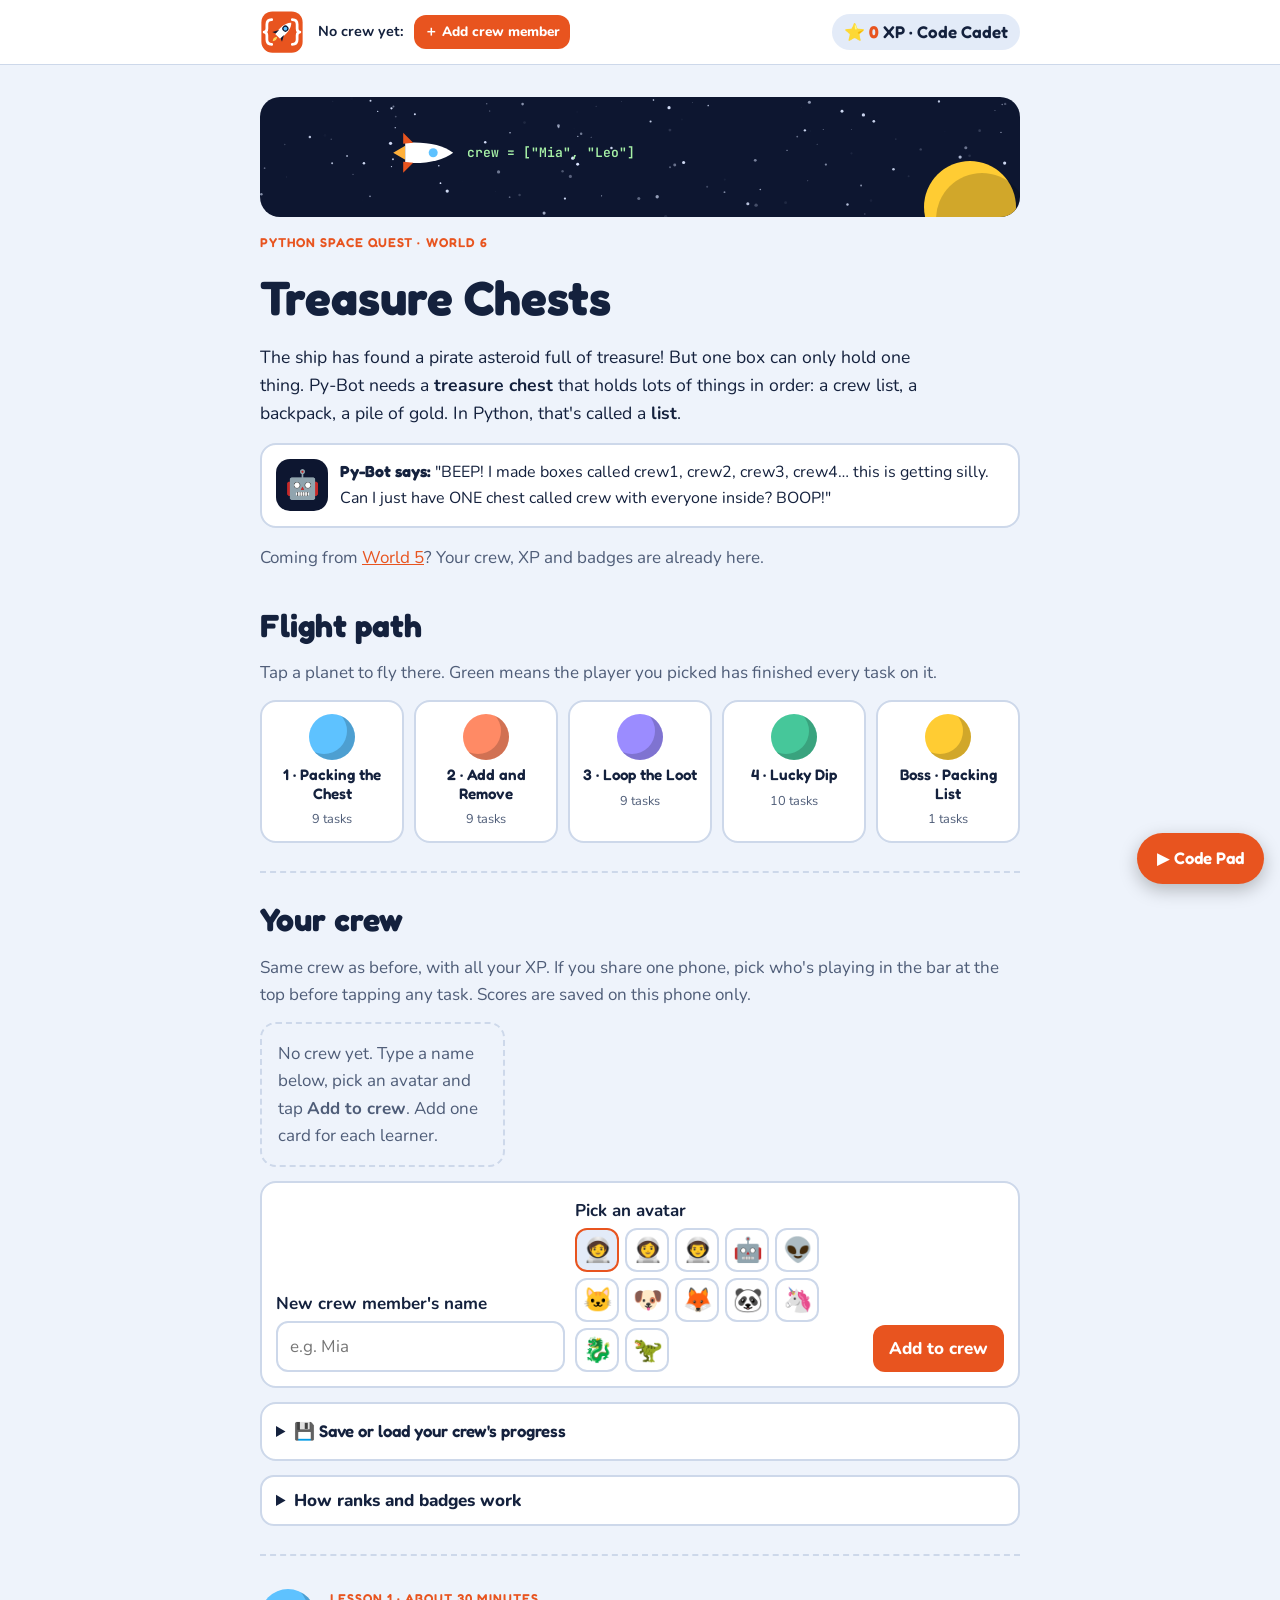
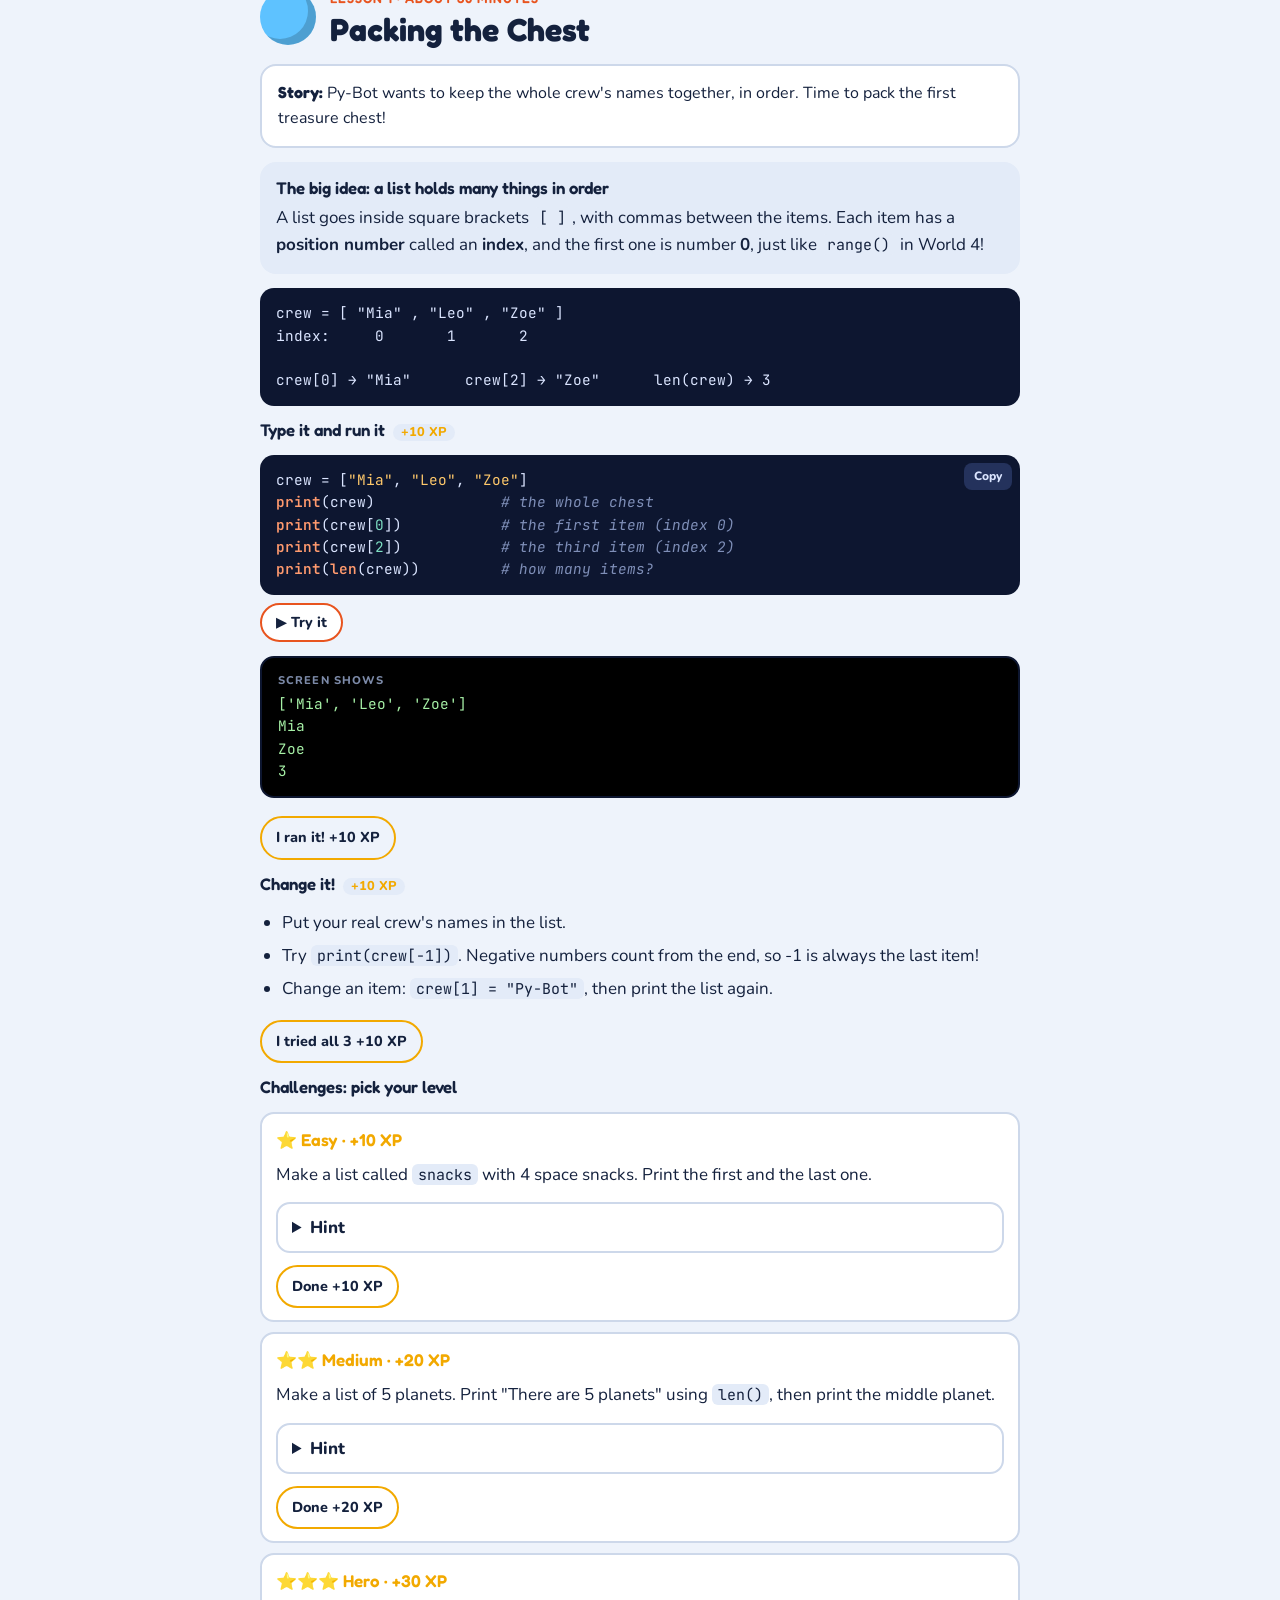
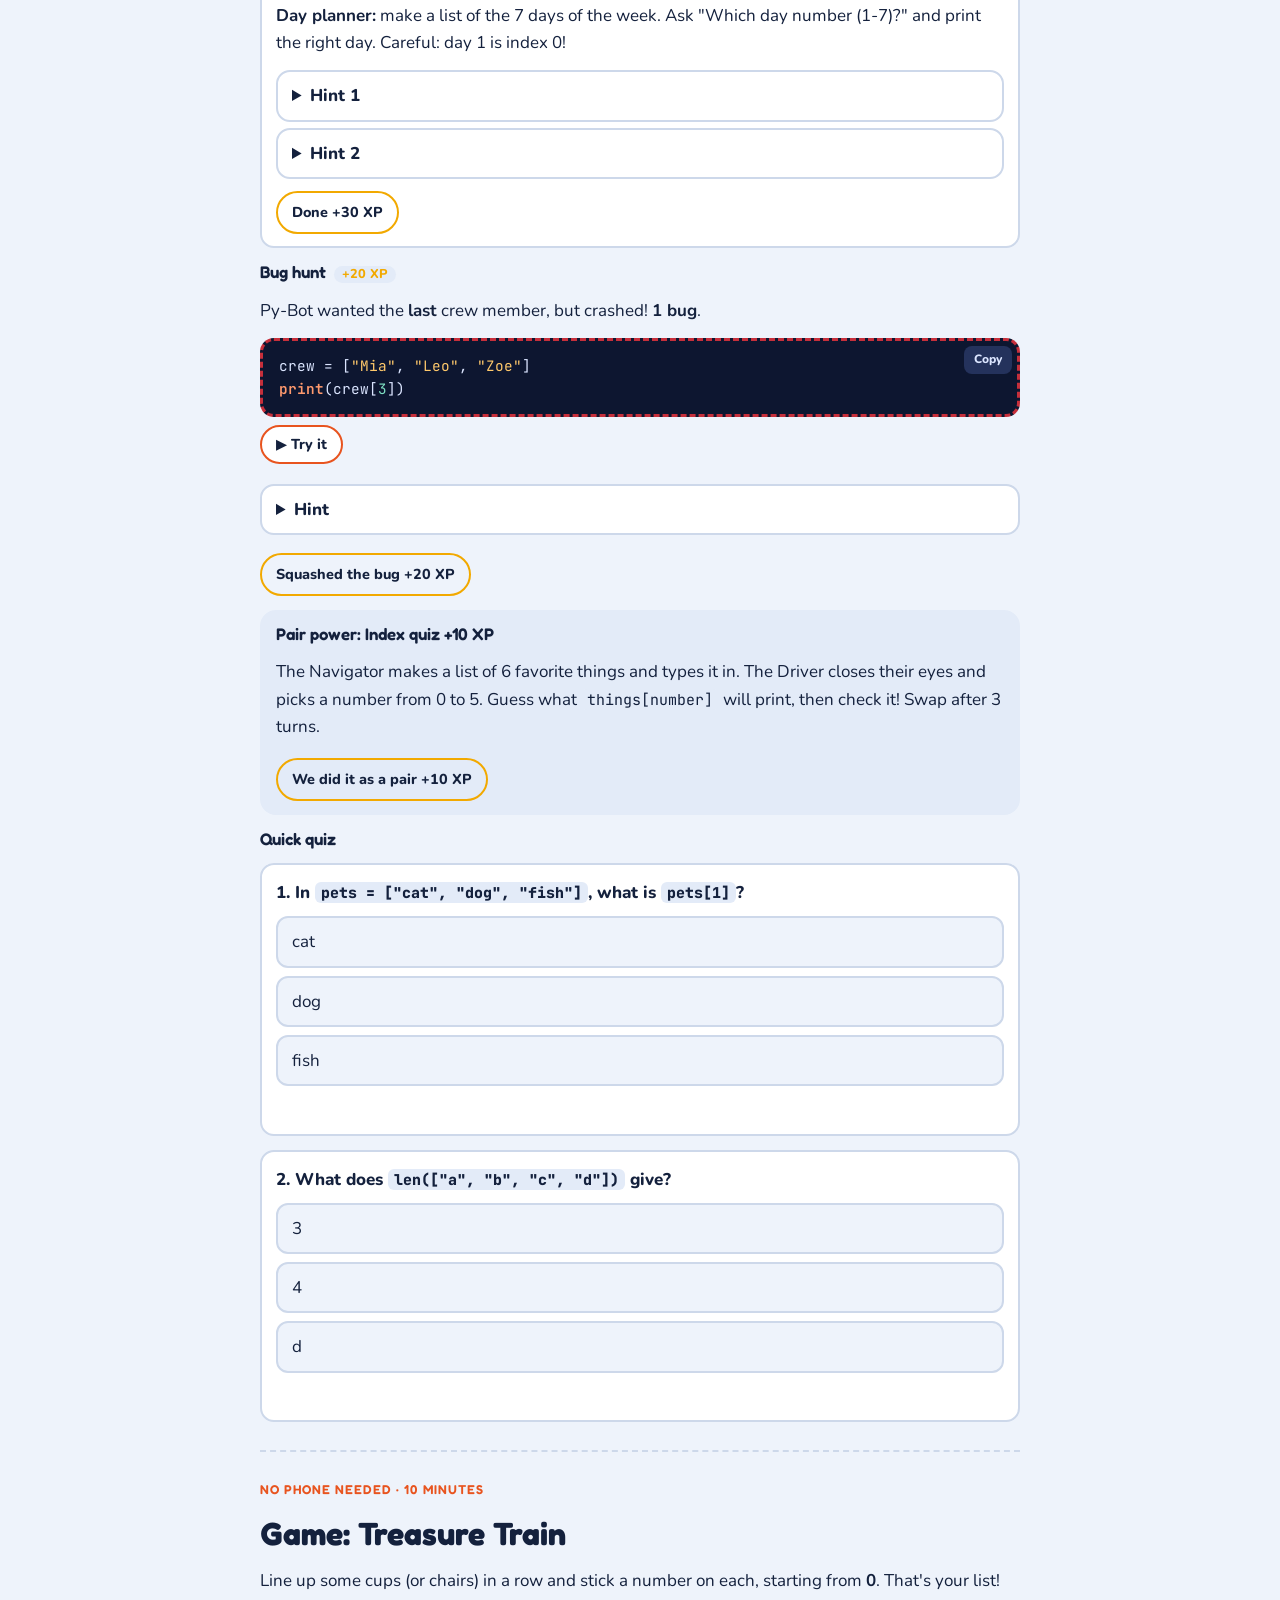
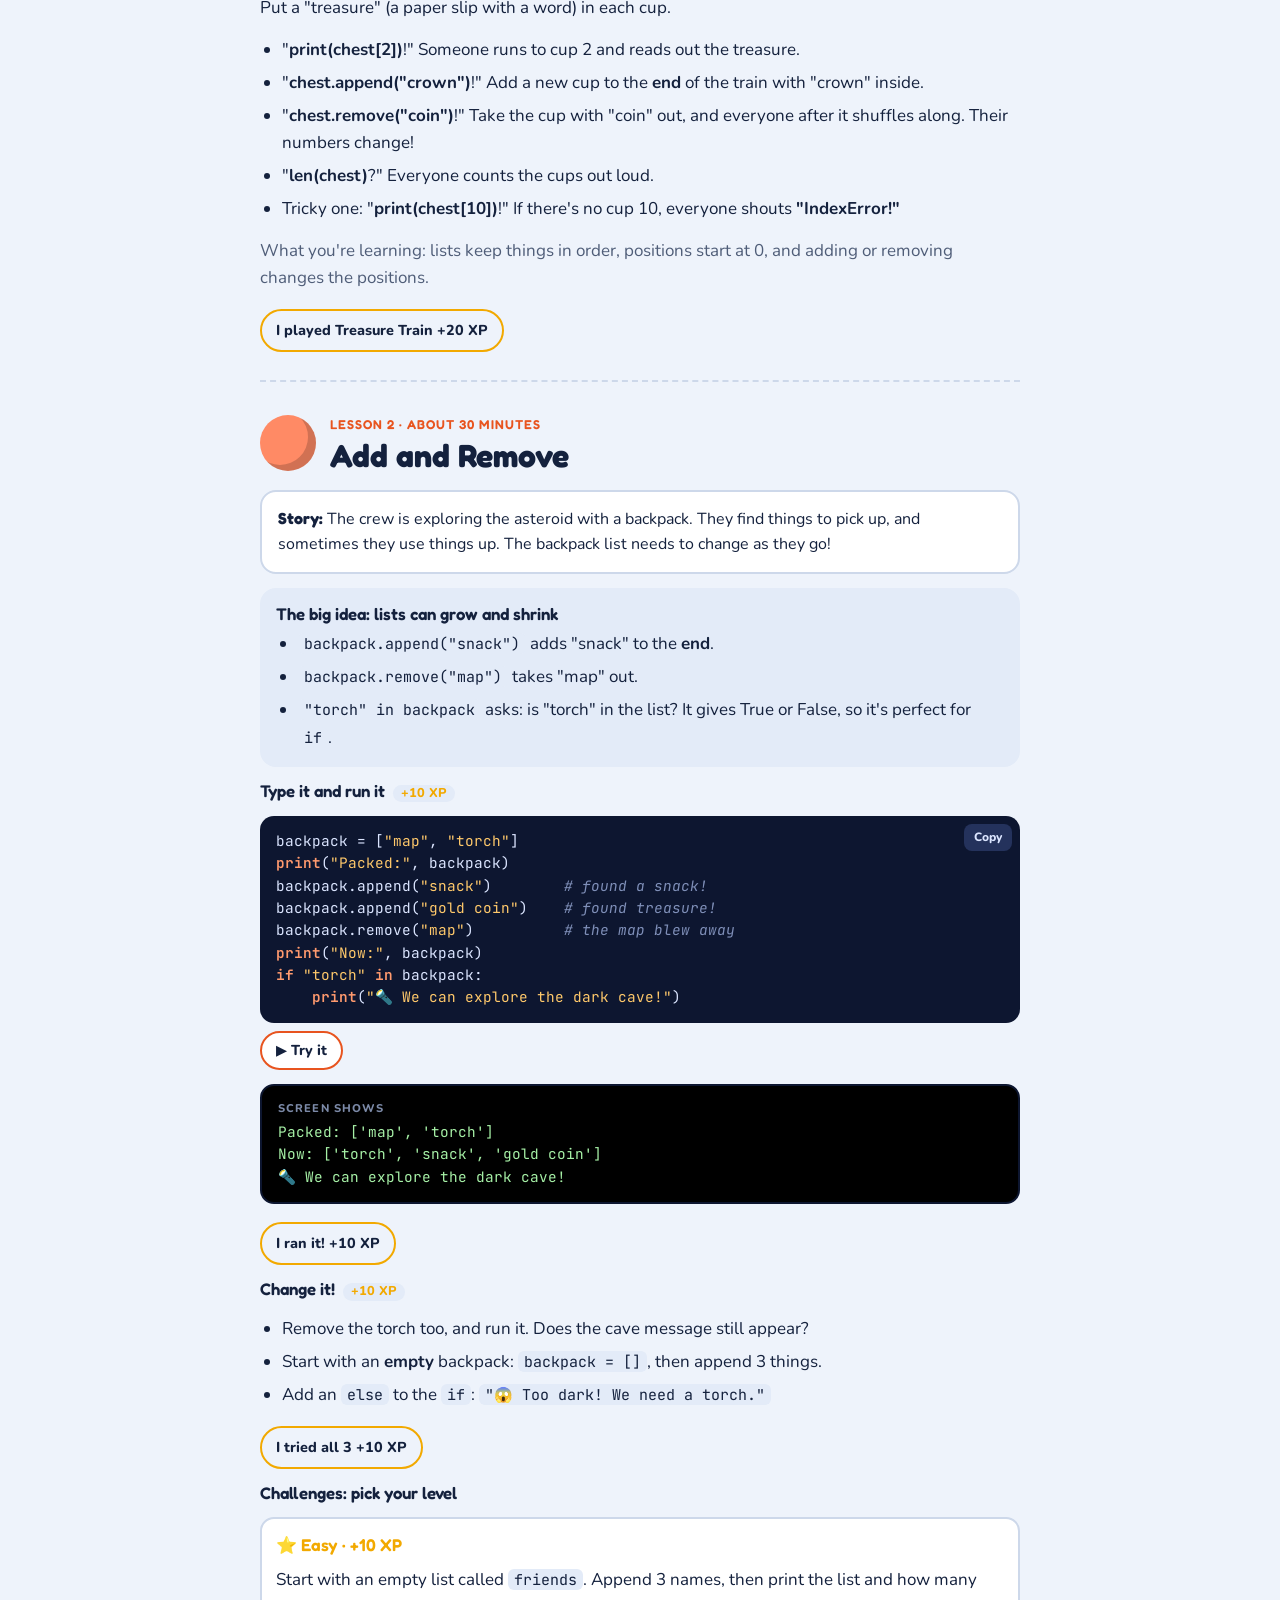
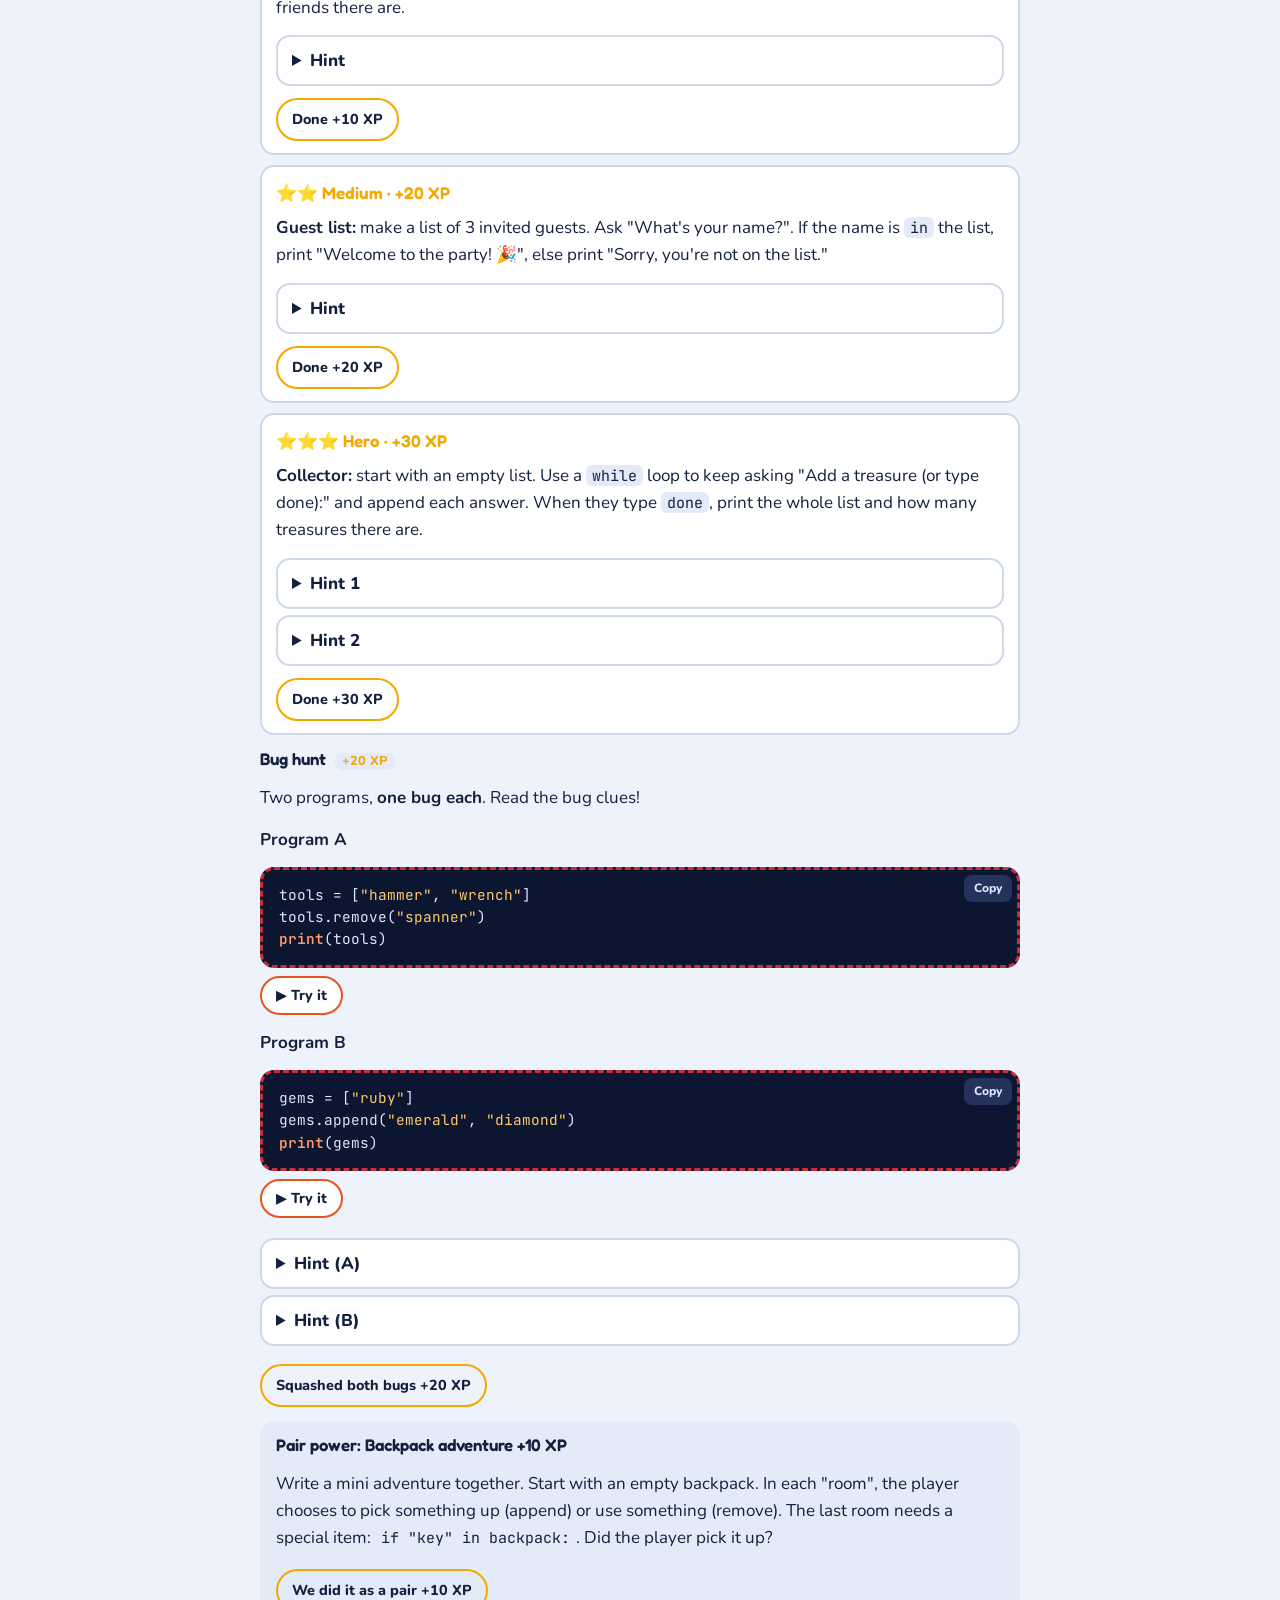
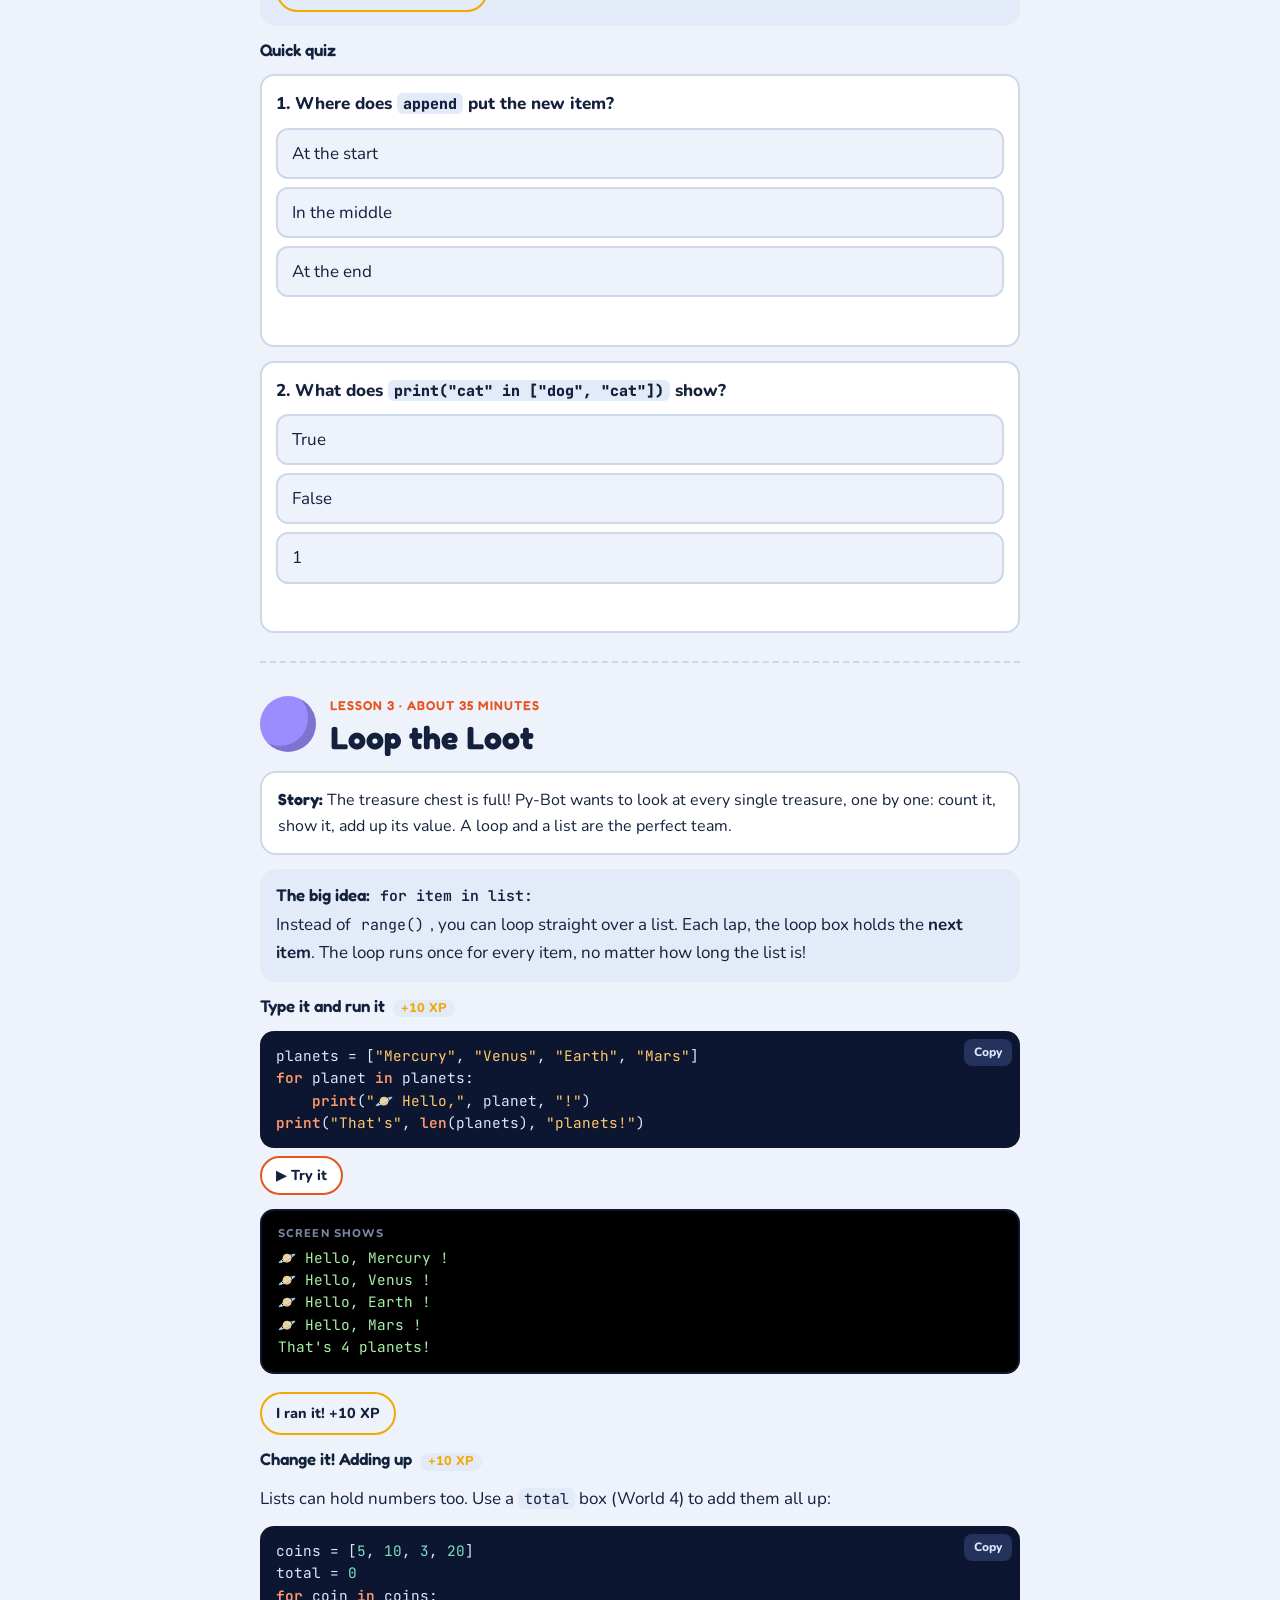
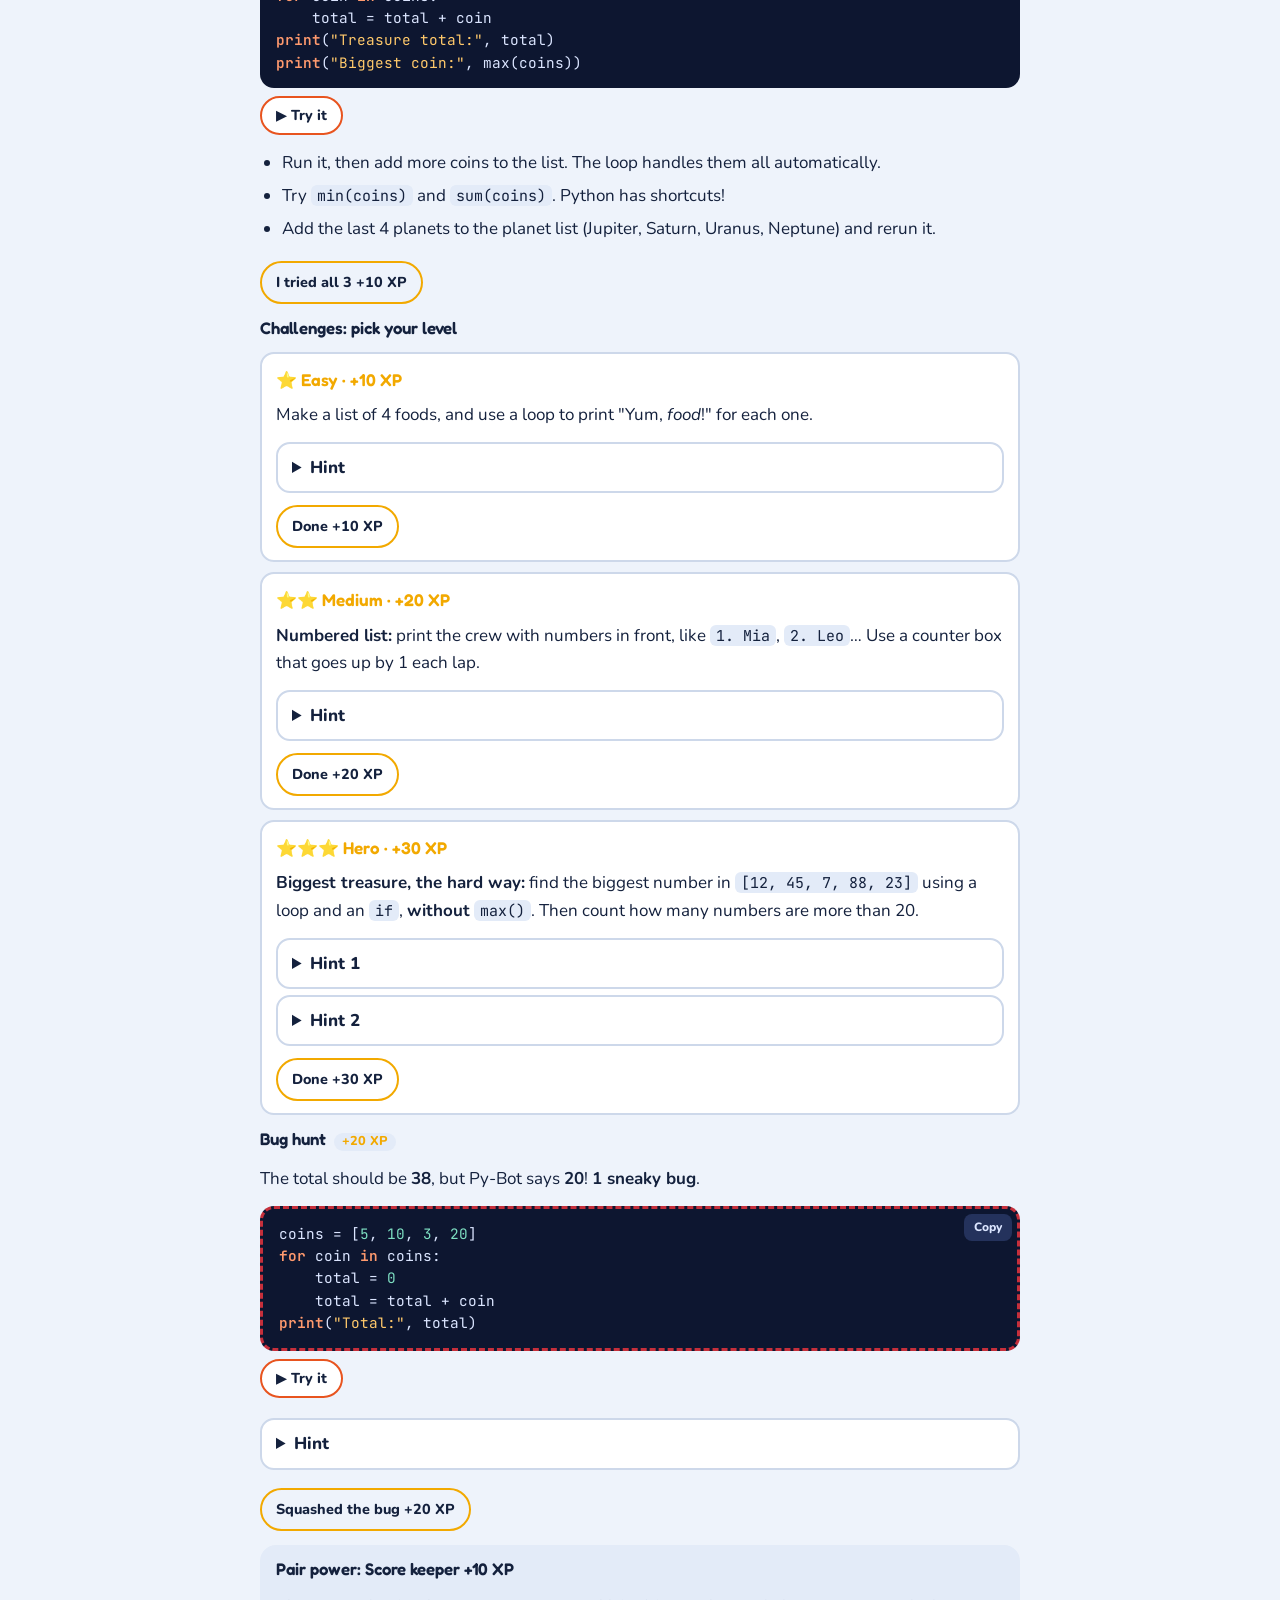
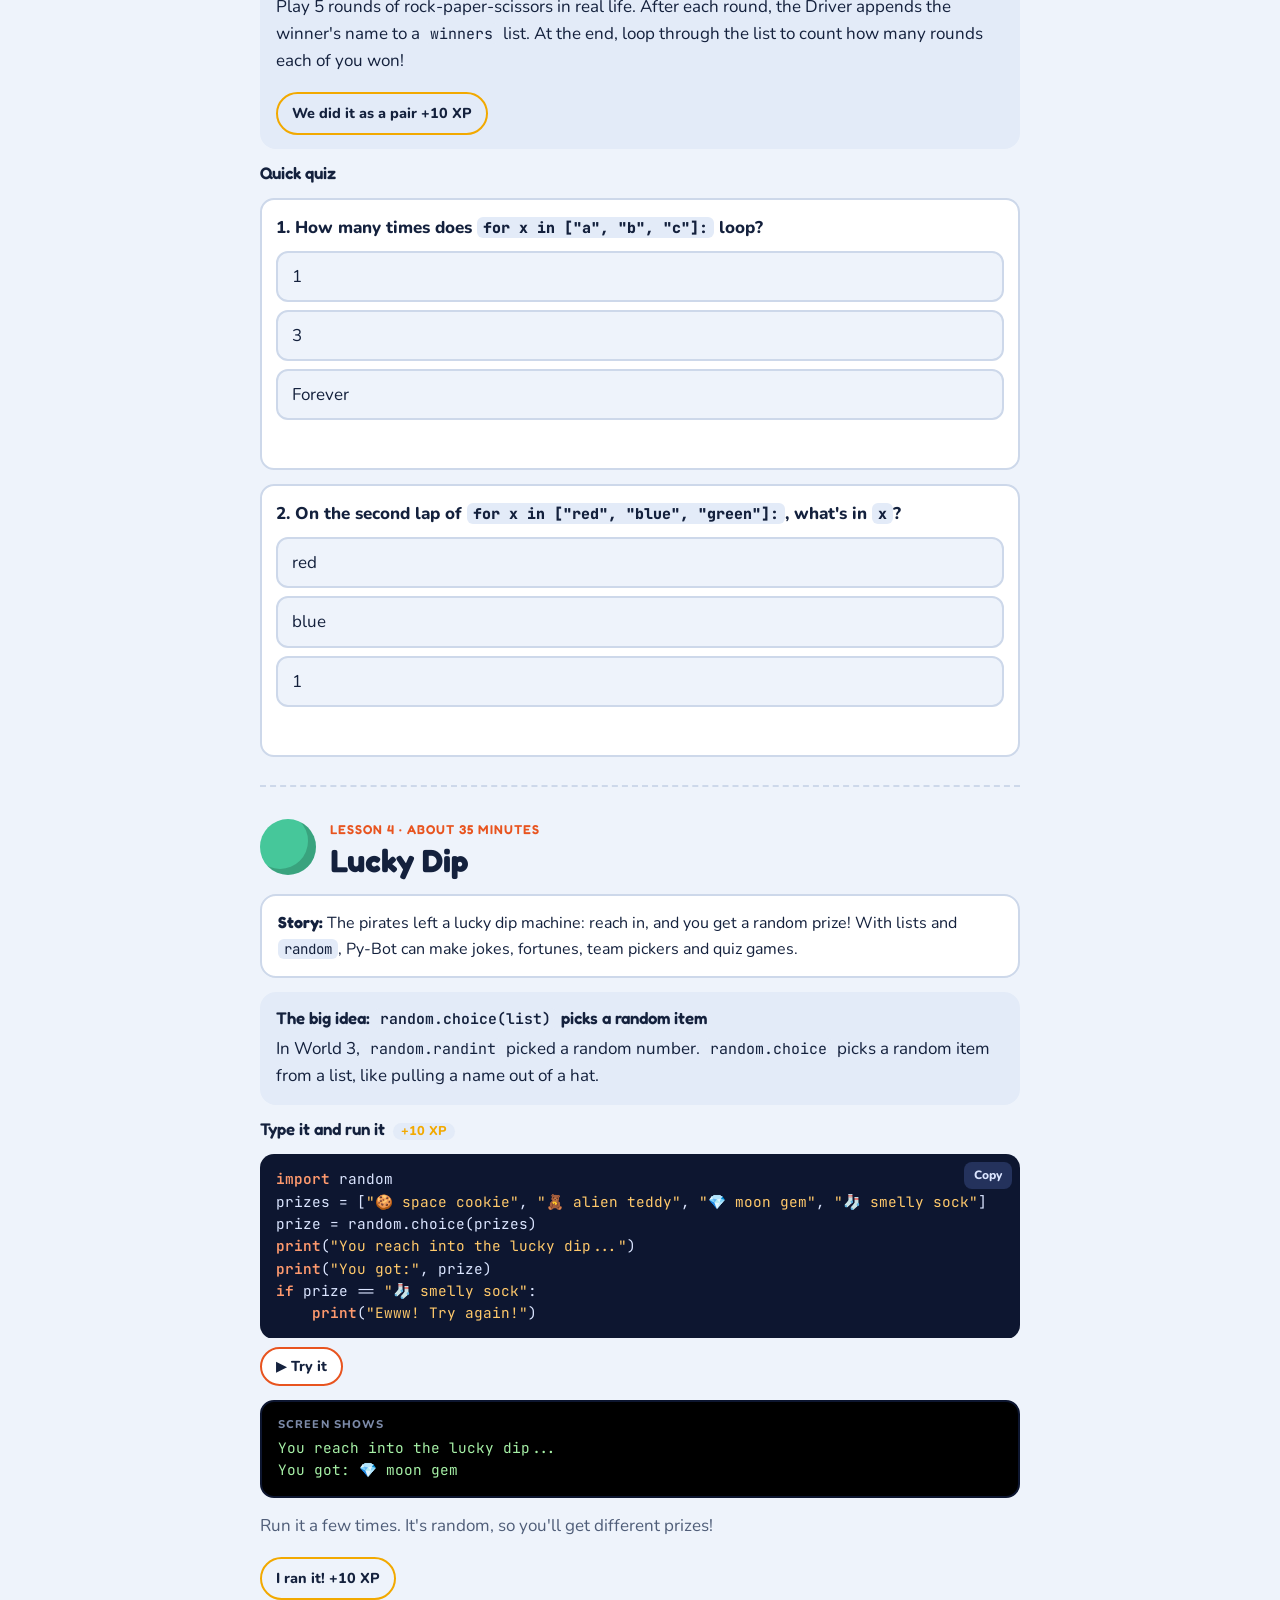
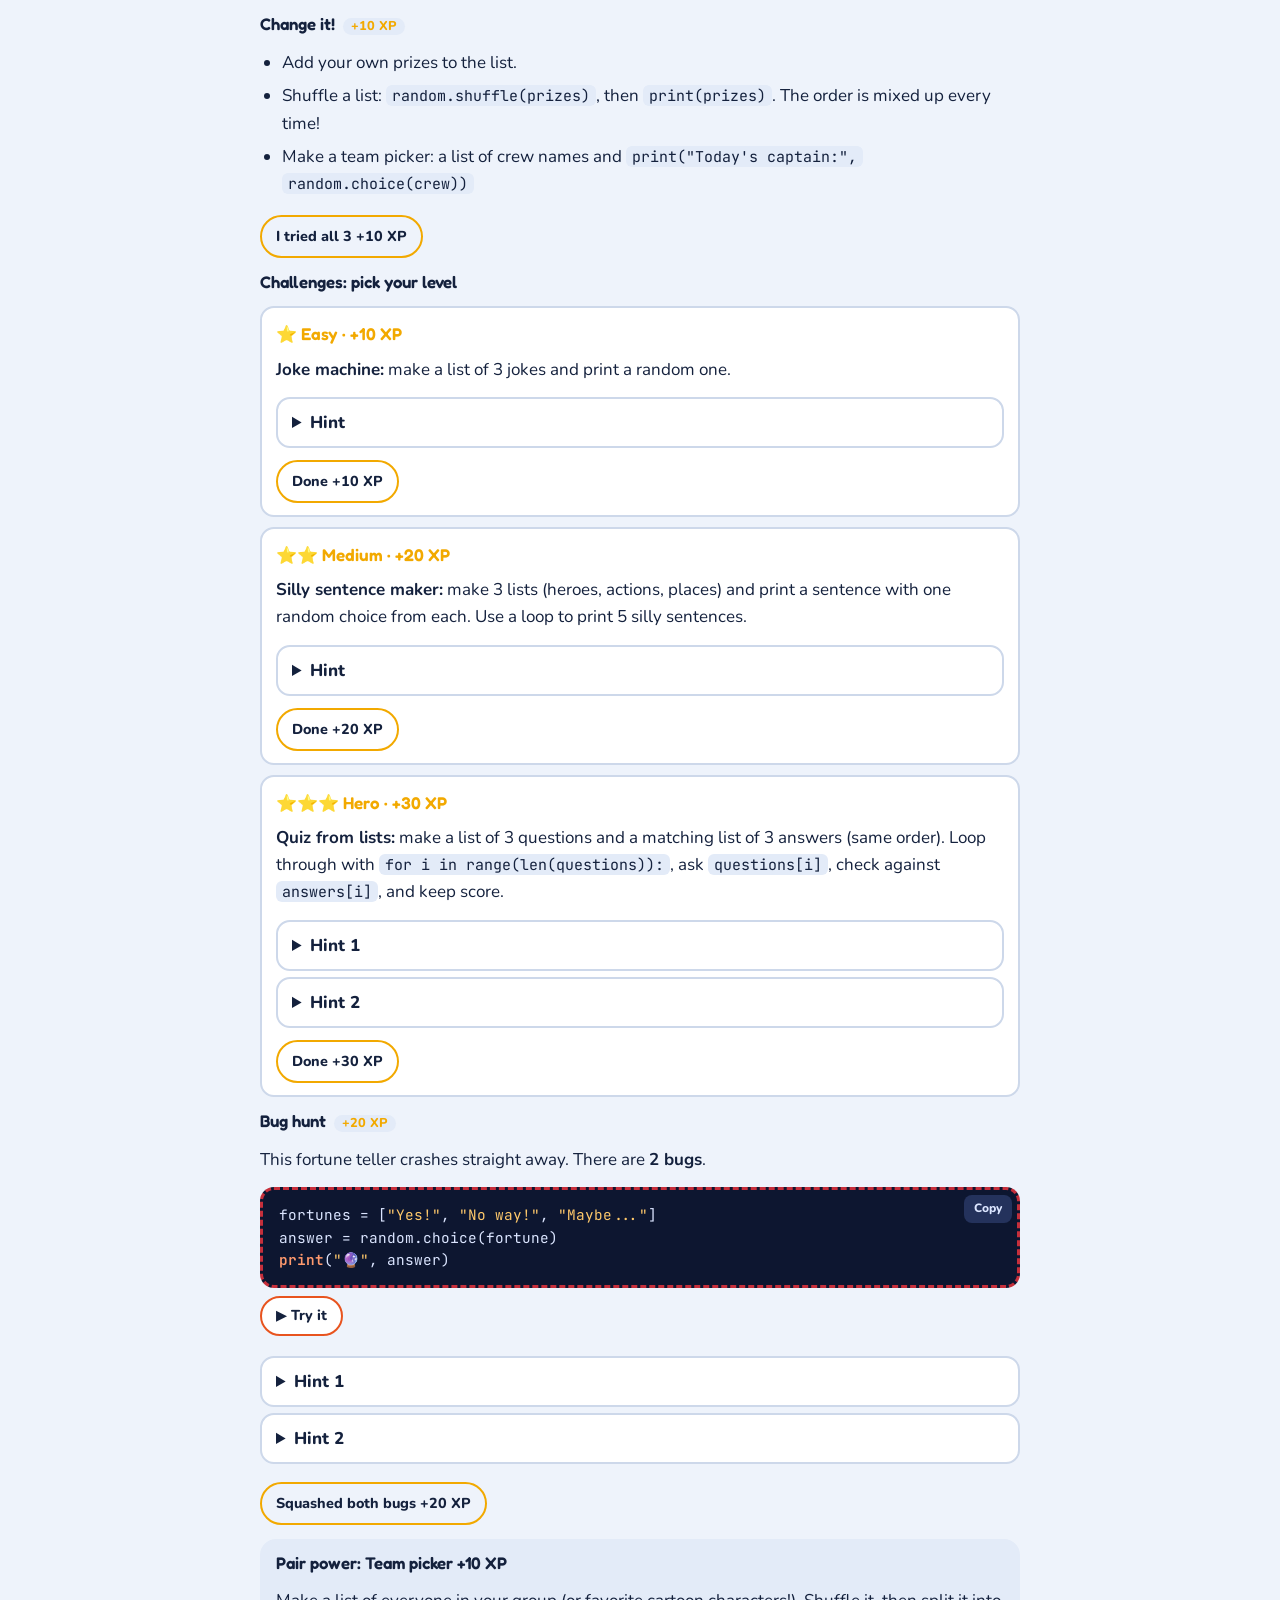
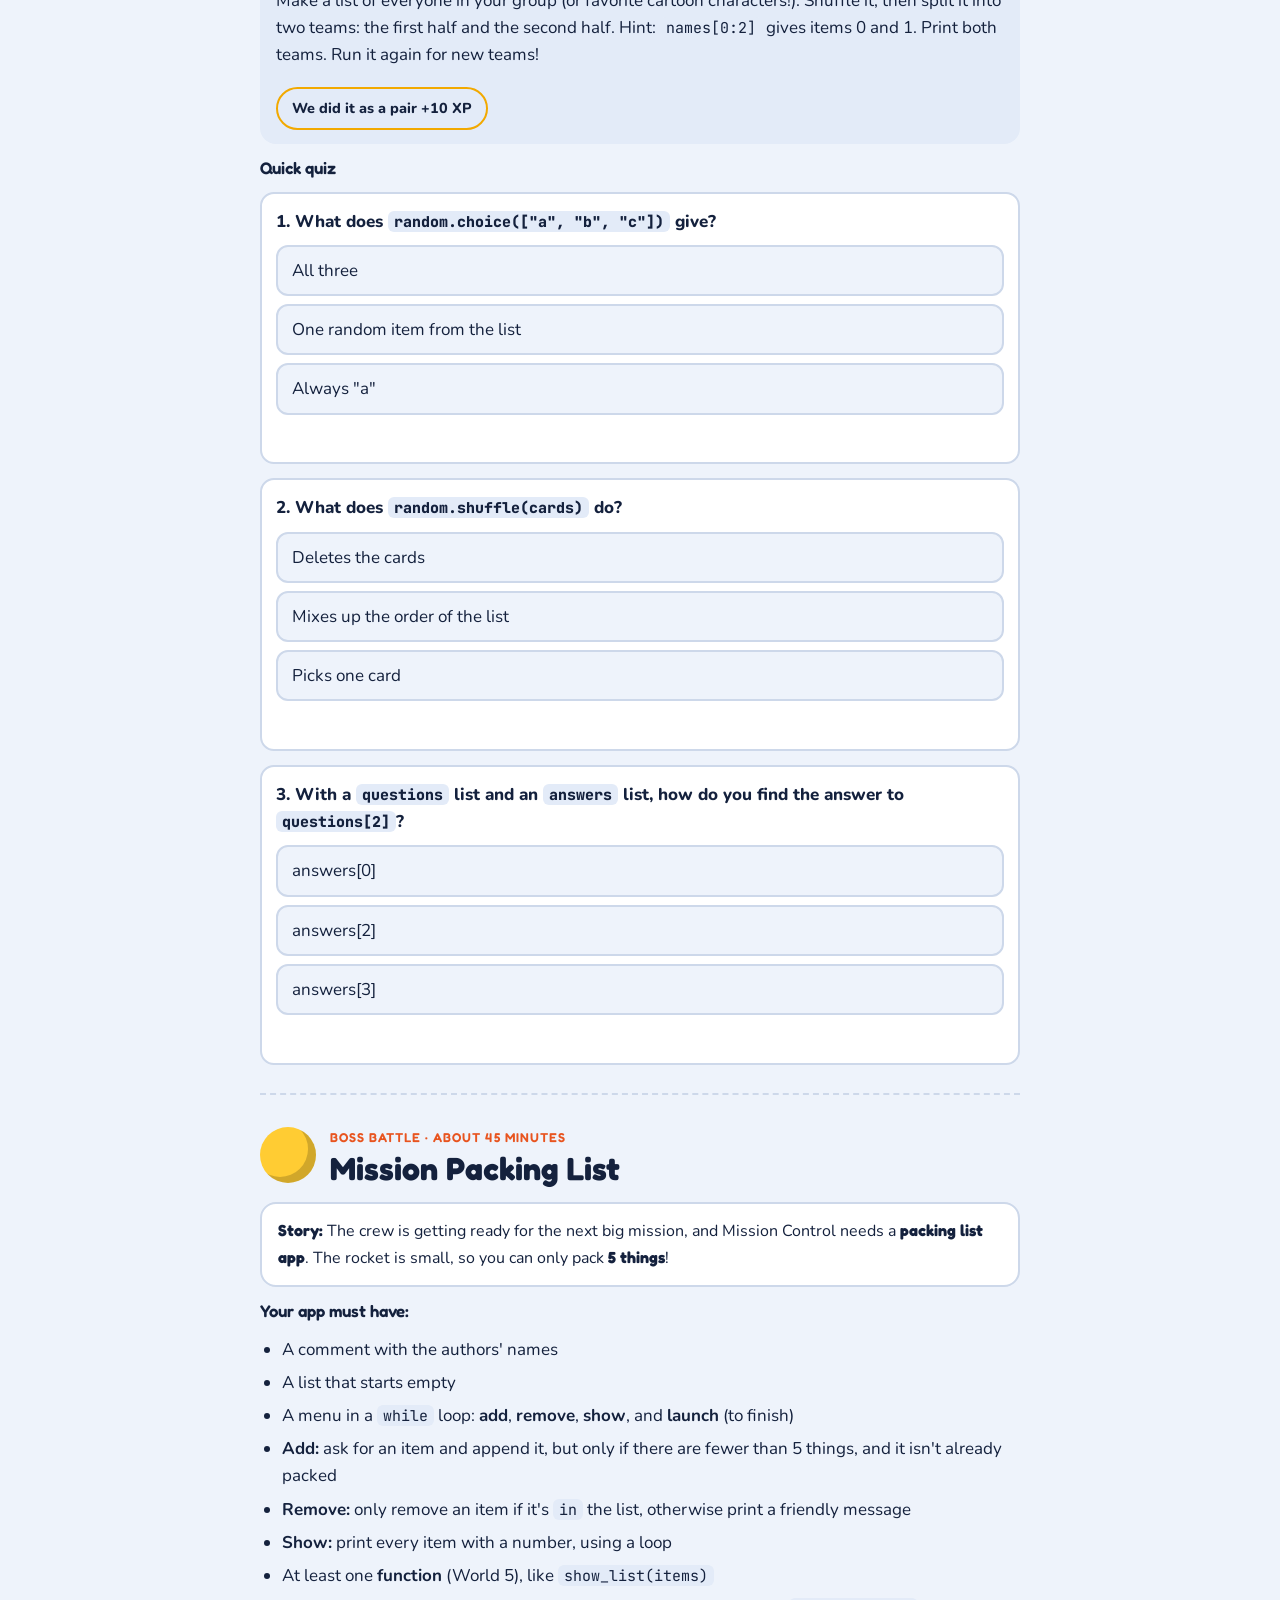
<file: world6.html>
<!doctype html>
<html lang="en">
<head>
<meta charset="utf-8">
<meta name="viewport" content="width=device-width, initial-scale=1, viewport-fit=cover, interactive-widget=resizes-content">
<link rel="icon" href="assets/logo.svg" type="image/svg+xml">
<link rel="apple-touch-icon" href="assets/logo-180.png">
<title>Python Space Quest: World 6</title>
<meta name="claude:viewport-fit-sides" content="cover">
<link rel="preconnect" href="https://fonts.googleapis.com">
<link rel="stylesheet" href="https://fonts.googleapis.com/css2?family=Fredoka:wght@500;600;700&family=Nunito:wght@400;600;700;800&family=JetBrains+Mono:wght@400;600&display=swap">
<link rel="stylesheet" href="assets/quest.css">
</head>
<body>

<div class="crewbar">
  <div class="wrap">
    <a class="home-link" href="index.html" aria-label="Home: all Worlds" title="Home"><img src="assets/logo.svg" alt="" width="44" height="44"></a>
    <div class="who">
      <label for="active-player">Who's playing?</label>
      <select id="active-player" aria-label="Choose the crew member who is playing"></select>
    </div>
    <span class="xp-pill" id="xp-pill">⭐ <b>0</b> XP</span>
  </div>
</div>

<div class="wrap">

<header class="hero">
  <div class="hero-art" aria-hidden="true"><canvas id="stars" data-text='crew = ["Mia", "Leo"]' data-planet="#ffcc33"></canvas></div>
  <span class="eyebrow">Python Space Quest · World 6</span>
  <h1>Treasure Chests</h1>
  <p class="lead">The ship has found a pirate asteroid full of treasure! But one box can only hold one thing. Py-Bot needs a <b>treasure chest</b> that holds lots of things in order: a crew list, a backpack, a pile of gold. In Python, that's called a <b>list</b>.</p>
  <div class="buddy">
    <div class="face" aria-hidden="true">🤖</div>
    <p><b>Py-Bot says:</b> "BEEP! I made boxes called crew1, crew2, crew3, crew4… this is getting silly. Can I just have ONE chest called crew with everyone inside? BOOP!"</p>
  </div>
  <p class="muted">Coming from <a href="world5.html">World 5</a>? Your crew, XP and badges are already here.</p>
</header>

<section id="map" aria-labelledby="map-h">
  <div class="stack">
    <h2 id="map-h">Flight path</h2>
    <p class="muted">Tap a planet to fly there. Green means the player you picked has finished every task on it.</p>
    <nav class="map">
      <a class="station" href="#lesson-1" data-lesson="t1"><div class="planet p1"></div><span class="name">1 · Packing the Chest</span><span class="prog"></span></a>
      <a class="station" href="#lesson-2" data-lesson="t2"><div class="planet p2"></div><span class="name">2 · Add and Remove</span><span class="prog"></span></a>
      <a class="station" href="#lesson-3" data-lesson="t3"><div class="planet p3"></div><span class="name">3 · Loop the Loot</span><span class="prog"></span></a>
      <a class="station" href="#lesson-4" data-lesson="t4"><div class="planet p4"></div><span class="name">4 · Lucky Dip</span><span class="prog"></span></a>
      <a class="station" href="#boss" data-lesson="boss"><div class="planet p5"></div><span class="name">Boss · Packing List</span><span class="prog"></span></a>
    </nav>
  </div>
</section>

<section id="crew" aria-labelledby="crew-h">
  <div class="stack">
    <h2 id="crew-h">Your crew</h2>
    <p class="muted">Same crew as before, with all your XP. If you share one phone, pick who's playing in the bar at the top before tapping any task. Scores are saved on this phone only.</p>
    <div class="crew-list" id="crew-list"></div>
    <form class="card add-form" id="add-form" autocomplete="off">
      <div class="field">
        <label for="new-name"><b>New crew member's name</b></label>
        <input id="new-name" maxlength="20" placeholder="e.g. Mia" required>
      </div>
      <div class="field">
        <span><b>Pick an avatar</b></span>
        <div class="avatar-pick" id="avatar-pick" role="group" aria-label="Avatar"></div>
      </div>
      <button class="btn" type="submit">Add to crew</button>
    </form>
    <details>
      <summary>How ranks and badges work</summary>
      <div class="stack">
        <div class="tablewrap"><table id="rank-table"><tr><th>Rank</th><th>Total XP needed (all Worlds)</th></tr></table></div>
        <div class="tablewrap"><table id="badge-table"><tr><th>World 6 badge</th><th>How to get it</th></tr></table></div>
      </div>
    </details>
  </div>
</section>

<!-- LESSON 1 -->
<section id="lesson-1" aria-labelledby="t1-h">
  <div class="stack">
    <div class="lesson-head"><div class="planet p1" aria-hidden="true"></div><div><span class="eyebrow">Lesson 1 · About 30 minutes</span><h2 id="t1-h">Packing the Chest</h2></div></div>
    <p class="story"><b>Story:</b> Py-Bot wants to keep the whole crew's names together, in order. Time to pack the first treasure chest!</p>
    <div class="bigidea">
      <h4>The big idea: a list holds many things in order</h4>
      <p>A list goes inside square brackets <code class="inl">[ ]</code>, with commas between the items. Each item has a <b>position number</b> called an <b>index</b>, and the first one is number <b>0</b>, just like <code class="inl">range()</code> in World 4!</p>
    </div>
    <pre class="code" aria-label="Diagram of a list">crew = [ "Mia" , "Leo" , "Zoe" ]
index:     0       1       2

crew[0] → "Mia"      crew[2] → "Zoe"      len(crew) → 3</pre>

    <div class="step stack">
      <h4>Type it and run it <span class="xp">+10 XP</span></h4>
      <div class="codebox"><pre class="code">crew = ["Mia", "Leo", "Zoe"]
print(crew)              # the whole chest
print(crew[0])           # the first item (index 0)
print(crew[2])           # the third item (index 2)
print(len(crew))         # how many items?</pre></div>
      <pre class="out">['Mia', 'Leo', 'Zoe']
Mia
Zoe
3</pre>
      <div class="task-row"><button class="task" data-id="t1-try" data-xp="10">I ran it! +10 XP</button></div>
    </div>

    <div class="step stack">
      <h4>Change it! <span class="xp">+10 XP</span></h4>
      <ul class="list">
        <li>Put your real crew's names in the list.</li>
        <li>Try <code class="inl">print(crew[-1])</code>. Negative numbers count from the end, so -1 is always the last item!</li>
        <li>Change an item: <code class="inl">crew[1] = "Py-Bot"</code>, then print the list again.</li>
      </ul>
      <div class="task-row"><button class="task" data-id="t1-change" data-xp="10">I tried all 3 +10 XP</button></div>
    </div>

    <div class="step stack">
      <h4>Challenges: pick your level</h4>
      <div class="challenges">
        <div class="chal"><span class="lvl">⭐ Easy · +10 XP</span><p>Make a list called <code class="inl">snacks</code> with 4 space snacks. Print the first and the last one.</p>
          <div class="hints"><details><summary>Hint</summary><p><code class="inl">snacks[0]</code> and <code class="inl">snacks[3]</code> (or <code class="inl">snacks[-1]</code>)</p></details></div>
          <div class="task-row"><button class="task" data-id="t1-c1" data-xp="10">Done +10 XP</button></div></div>
        <div class="chal"><span class="lvl">⭐⭐ Medium · +20 XP</span><p>Make a list of 5 planets. Print "There are 5 planets" using <code class="inl">len()</code>, then print the middle planet.</p>
          <div class="hints"><details><summary>Hint</summary><p>With 5 items, the indexes are 0 to 4. Which one is in the middle?</p></details></div>
          <div class="task-row"><button class="task" data-id="t1-c2" data-xp="20">Done +20 XP</button></div></div>
        <div class="chal"><span class="lvl">⭐⭐⭐ Hero · +30 XP</span><p><b>Day planner:</b> make a list of the 7 days of the week. Ask "Which day number (1-7)?" and print the right day. Careful: day 1 is index 0!</p>
          <div class="hints"><details><summary>Hint 1</summary><p>Use <code class="inl">int(input(...))</code> for the number.</p></details><details><summary>Hint 2</summary><p><code class="inl">days[number - 1]</code></p></details></div>
          <div class="task-row"><button class="task" data-id="t1-c3" data-xp="30">Done +30 XP</button></div></div>
      </div>
    </div>

    <div class="step stack">
      <h4>Bug hunt <span class="xp">+20 XP</span></h4>
      <p>Py-Bot wanted the <b>last</b> crew member, but crashed! <b>1 bug</b>.</p>
      <div class="codebox"><pre class="code bad">crew = ["Mia", "Leo", "Zoe"]
print(crew[3])</pre></div>
      <div class="hints"><details><summary>Hint</summary><p>There are 3 items. If the first index is 0, what's the last index?</p></details></div>
      <div class="task-row"><button class="task" data-id="t1-bug" data-xp="20">Squashed the bug +20 XP</button></div>
    </div>

    <div class="pair stack">
      <h4>Pair power: Index quiz <span class="xp">+10 XP</span></h4>
      <p>The Navigator makes a list of 6 favorite things and types it in. The Driver closes their eyes and picks a number from 0 to 5. Guess what <code class="inl">things[number]</code> will print, then check it! Swap after 3 turns.</p>
      <div class="task-row"><button class="task" data-id="t1-pair" data-xp="10">We did it as a pair +10 XP</button></div>
    </div>

    <div class="stack">
      <h4>Quick quiz</h4>
      <div class="quiz" data-id="t1-q1" data-xp="10" data-explain="Yes! Lists start counting at 0.">
        <p class="q">1. In <code class="inl">pets = ["cat", "dog", "fish"]</code>, what is <code class="inl">pets[1]</code>?</p>
        <div class="choices"><button>cat</button><button data-ok>dog</button><button>fish</button></div>
        <p class="feedback" aria-live="polite"></p></div>
      <div class="quiz" data-id="t1-q2" data-xp="10" data-explain="Correct! len() counts the items.">
        <p class="q">2. What does <code class="inl">len(["a", "b", "c", "d"])</code> give?</p>
        <div class="choices"><button>3</button><button data-ok>4</button><button>d</button></div>
        <p class="feedback" aria-live="polite"></p></div>
    </div>
  </div>
</section>

<section id="unplugged" aria-labelledby="un-h">
  <div class="stack">
    <span class="eyebrow">No phone needed · 10 minutes</span>
    <h2 id="un-h">Game: Treasure Train</h2>
    <p>Line up some cups (or chairs) in a row and stick a number on each, starting from <b>0</b>. That's your list! Put a "treasure" (a paper slip with a word) in each cup.</p>
    <ul class="list">
      <li>"<b>print(chest[2])</b>!" Someone runs to cup 2 and reads out the treasure.</li>
      <li>"<b>chest.append("crown")</b>!" Add a new cup to the <b>end</b> of the train with "crown" inside.</li>
      <li>"<b>chest.remove("coin")</b>!" Take the cup with "coin" out, and everyone after it shuffles along. Their numbers change!</li>
      <li>"<b>len(chest)</b>?" Everyone counts the cups out loud.</li>
      <li>Tricky one: "<b>print(chest[10])</b>!" If there's no cup 10, everyone shouts <b>"IndexError!"</b></li>
    </ul>
    <p class="muted">What you're learning: lists keep things in order, positions start at 0, and adding or removing changes the positions.</p>
    <div class="task-row"><button class="task" data-id="w6-un" data-xp="20">I played Treasure Train +20 XP</button></div>
  </div>
</section>

<!-- LESSON 2 -->
<section id="lesson-2" aria-labelledby="t2-h">
  <div class="stack">
    <div class="lesson-head"><div class="planet p2" aria-hidden="true"></div><div><span class="eyebrow">Lesson 2 · About 30 minutes</span><h2 id="t2-h">Add and Remove</h2></div></div>
    <p class="story"><b>Story:</b> The crew is exploring the asteroid with a backpack. They find things to pick up, and sometimes they use things up. The backpack list needs to change as they go!</p>
    <div class="bigidea">
      <h4>The big idea: lists can grow and shrink</h4>
      <ul class="list">
        <li><code class="inl">backpack.append("snack")</code> adds "snack" to the <b>end</b>.</li>
        <li><code class="inl">backpack.remove("map")</code> takes "map" out.</li>
        <li><code class="inl">"torch" in backpack</code> asks: is "torch" in the list? It gives True or False, so it's perfect for <code class="inl">if</code>.</li>
      </ul>
    </div>

    <div class="step stack">
      <h4>Type it and run it <span class="xp">+10 XP</span></h4>
      <div class="codebox"><pre class="code">backpack = ["map", "torch"]
print("Packed:", backpack)
backpack.append("snack")        # found a snack!
backpack.append("gold coin")    # found treasure!
backpack.remove("map")          # the map blew away
print("Now:", backpack)
if "torch" in backpack:
    print("🔦 We can explore the dark cave!")</pre></div>
      <pre class="out">Packed: ['map', 'torch']
Now: ['torch', 'snack', 'gold coin']
🔦 We can explore the dark cave!</pre>
      <div class="task-row"><button class="task" data-id="t2-try" data-xp="10">I ran it! +10 XP</button></div>
    </div>

    <div class="step stack">
      <h4>Change it! <span class="xp">+10 XP</span></h4>
      <ul class="list">
        <li>Remove the torch too, and run it. Does the cave message still appear?</li>
        <li>Start with an <b>empty</b> backpack: <code class="inl">backpack = []</code>, then append 3 things.</li>
        <li>Add an <code class="inl">else</code> to the <code class="inl">if</code>: <code class="inl">"😱 Too dark! We need a torch."</code></li>
      </ul>
      <div class="task-row"><button class="task" data-id="t2-change" data-xp="10">I tried all 3 +10 XP</button></div>
    </div>

    <div class="step stack">
      <h4>Challenges: pick your level</h4>
      <div class="challenges">
        <div class="chal"><span class="lvl">⭐ Easy · +10 XP</span><p>Start with an empty list called <code class="inl">friends</code>. Append 3 names, then print the list and how many friends there are.</p>
          <div class="hints"><details><summary>Hint</summary><p><code class="inl">friends = []</code>, then <code class="inl">friends.append("Mia")</code></p></details></div>
          <div class="task-row"><button class="task" data-id="t2-c1" data-xp="10">Done +10 XP</button></div></div>
        <div class="chal"><span class="lvl">⭐⭐ Medium · +20 XP</span><p><b>Guest list:</b> make a list of 3 invited guests. Ask "What's your name?". If the name is <code class="inl">in</code> the list, print "Welcome to the party! 🎉", else print "Sorry, you're not on the list."</p>
          <div class="hints"><details><summary>Hint</summary><p><code class="inl">if name in guests:</code></p></details></div>
          <div class="task-row"><button class="task" data-id="t2-c2" data-xp="20">Done +20 XP</button></div></div>
        <div class="chal"><span class="lvl">⭐⭐⭐ Hero · +30 XP</span><p><b>Collector:</b> start with an empty list. Use a <code class="inl">while</code> loop to keep asking "Add a treasure (or type done):" and append each answer. When they type <code class="inl">done</code>, print the whole list and how many treasures there are.</p>
          <div class="hints"><details><summary>Hint 1</summary><p>Copy the "keep asking" pattern from World 4: start with <code class="inl">item = ""</code>.</p></details><details><summary>Hint 2</summary><p>Only append if the item isn't "done": <code class="inl">if item != "done":</code></p></details></div>
          <div class="task-row"><button class="task" data-id="t2-c3" data-xp="30">Done +30 XP</button></div></div>
      </div>
    </div>

    <div class="step stack">
      <h4>Bug hunt <span class="xp">+20 XP</span></h4>
      <p>Two programs, <b>one bug each</b>. Read the bug clues!</p>
      <p><b>Program A</b></p>
      <div class="codebox"><pre class="code bad">tools = ["hammer", "wrench"]
tools.remove("spanner")
print(tools)</pre></div>
      <p><b>Program B</b></p>
      <div class="codebox"><pre class="code bad">gems = ["ruby"]
gems.append("emerald", "diamond")
print(gems)</pre></div>
      <div class="hints"><details><summary>Hint (A)</summary><p>Can you remove something that isn't in the list?</p></details><details><summary>Hint (B)</summary><p><code class="inl">append</code> adds one thing at a time.</p></details></div>
      <div class="task-row"><button class="task" data-id="t2-bug" data-xp="20">Squashed both bugs +20 XP</button></div>
    </div>

    <div class="pair stack">
      <h4>Pair power: Backpack adventure <span class="xp">+10 XP</span></h4>
      <p>Write a mini adventure together. Start with an empty backpack. In each "room", the player chooses to pick something up (append) or use something (remove). The last room needs a special item: <code class="inl">if "key" in backpack:</code>. Did the player pick it up?</p>
      <div class="task-row"><button class="task" data-id="t2-pair" data-xp="10">We did it as a pair +10 XP</button></div>
    </div>

    <div class="stack">
      <h4>Quick quiz</h4>
      <div class="quiz" data-id="t2-q1" data-xp="10" data-explain="Yes! append adds to the end.">
        <p class="q">1. Where does <code class="inl">append</code> put the new item?</p>
        <div class="choices"><button>At the start</button><button>In the middle</button><button data-ok>At the end</button></div>
        <p class="feedback" aria-live="polite"></p></div>
      <div class="quiz" data-id="t2-q2" data-xp="10" data-explain="Correct! &quot;cat&quot; is in the list, so it's True.">
        <p class="q">2. What does <code class="inl">print("cat" in ["dog", "cat"])</code> show?</p>
        <div class="choices"><button data-ok>True</button><button>False</button><button>1</button></div>
        <p class="feedback" aria-live="polite"></p></div>
    </div>
  </div>
</section>

<!-- LESSON 3 -->
<section id="lesson-3" aria-labelledby="t3-h">
  <div class="stack">
    <div class="lesson-head"><div class="planet p3" aria-hidden="true"></div><div><span class="eyebrow">Lesson 3 · About 35 minutes</span><h2 id="t3-h">Loop the Loot</h2></div></div>
    <p class="story"><b>Story:</b> The treasure chest is full! Py-Bot wants to look at every single treasure, one by one: count it, show it, add up its value. A loop and a list are the perfect team.</p>
    <div class="bigidea">
      <h4>The big idea: <code class="inl">for item in list:</code></h4>
      <p>Instead of <code class="inl">range()</code>, you can loop straight over a list. Each lap, the loop box holds the <b>next item</b>. The loop runs once for every item, no matter how long the list is!</p>
    </div>

    <div class="step stack">
      <h4>Type it and run it <span class="xp">+10 XP</span></h4>
      <div class="codebox"><pre class="code">planets = ["Mercury", "Venus", "Earth", "Mars"]
for planet in planets:
    print("🪐 Hello,", planet, "!")
print("That's", len(planets), "planets!")</pre></div>
      <pre class="out">🪐 Hello, Mercury !
🪐 Hello, Venus !
🪐 Hello, Earth !
🪐 Hello, Mars !
That's 4 planets!</pre>
      <div class="task-row"><button class="task" data-id="t3-try" data-xp="10">I ran it! +10 XP</button></div>
    </div>

    <div class="step stack">
      <h4>Change it! Adding up <span class="xp">+10 XP</span></h4>
      <p>Lists can hold numbers too. Use a <code class="inl">total</code> box (World 4) to add them all up:</p>
      <div class="codebox"><pre class="code">coins = [5, 10, 3, 20]
total = 0
for coin in coins:
    total = total + coin
print("Treasure total:", total)
print("Biggest coin:", max(coins))</pre></div>
      <ul class="list">
        <li>Run it, then add more coins to the list. The loop handles them all automatically.</li>
        <li>Try <code class="inl">min(coins)</code> and <code class="inl">sum(coins)</code>. Python has shortcuts!</li>
        <li>Add the last 4 planets to the planet list (Jupiter, Saturn, Uranus, Neptune) and rerun it.</li>
      </ul>
      <div class="task-row"><button class="task" data-id="t3-change" data-xp="10">I tried all 3 +10 XP</button></div>
    </div>

    <div class="step stack">
      <h4>Challenges: pick your level</h4>
      <div class="challenges">
        <div class="chal"><span class="lvl">⭐ Easy · +10 XP</span><p>Make a list of 4 foods, and use a loop to print "Yum, <i>food</i>!" for each one.</p>
          <div class="hints"><details><summary>Hint</summary><p><code class="inl">for food in foods:</code></p></details></div>
          <div class="task-row"><button class="task" data-id="t3-c1" data-xp="10">Done +10 XP</button></div></div>
        <div class="chal"><span class="lvl">⭐⭐ Medium · +20 XP</span><p><b>Numbered list:</b> print the crew with numbers in front, like <code class="inl">1. Mia</code>, <code class="inl">2. Leo</code>… Use a counter box that goes up by 1 each lap.</p>
          <div class="hints"><details><summary>Hint</summary><p><code class="inl">number = 1</code> before the loop, <code class="inl">number = number + 1</code> inside it.</p></details></div>
          <div class="task-row"><button class="task" data-id="t3-c2" data-xp="20">Done +20 XP</button></div></div>
        <div class="chal"><span class="lvl">⭐⭐⭐ Hero · +30 XP</span><p><b>Biggest treasure, the hard way:</b> find the biggest number in <code class="inl">[12, 45, 7, 88, 23]</code> using a loop and an <code class="inl">if</code>, <b>without</b> <code class="inl">max()</code>. Then count how many numbers are more than 20.</p>
          <div class="hints"><details><summary>Hint 1</summary><p>Start with <code class="inl">biggest = 0</code>. Each lap: <code class="inl">if n &gt; biggest: biggest = n</code></p></details><details><summary>Hint 2</summary><p>A second counter: <code class="inl">if n &gt; 20: count = count + 1</code></p></details></div>
          <div class="task-row"><button class="task" data-id="t3-c3" data-xp="30">Done +30 XP</button></div></div>
      </div>
    </div>

    <div class="step stack">
      <h4>Bug hunt <span class="xp">+20 XP</span></h4>
      <p>The total should be <b>38</b>, but Py-Bot says <b>20</b>! <b>1 sneaky bug</b>.</p>
      <div class="codebox"><pre class="code bad">coins = [5, 10, 3, 20]
for coin in coins:
    total = 0
    total = total + coin
print("Total:", total)</pre></div>
      <div class="hints"><details><summary>Hint</summary><p>Which line runs on every lap? What happens to the total each time it runs?</p></details></div>
      <div class="task-row"><button class="task" data-id="t3-bug" data-xp="20">Squashed the bug +20 XP</button></div>
    </div>

    <div class="pair stack">
      <h4>Pair power: Score keeper <span class="xp">+10 XP</span></h4>
      <p>Play 5 rounds of rock-paper-scissors in real life. After each round, the Driver appends the winner's name to a <code class="inl">winners</code> list. At the end, loop through the list to count how many rounds each of you won!</p>
      <div class="task-row"><button class="task" data-id="t3-pair" data-xp="10">We did it as a pair +10 XP</button></div>
    </div>

    <div class="stack">
      <h4>Quick quiz</h4>
      <div class="quiz" data-id="t3-q1" data-xp="10" data-explain="Yes! One lap for each of the 3 items.">
        <p class="q">1. How many times does <code class="inl">for x in ["a", "b", "c"]:</code> loop?</p>
        <div class="choices"><button>1</button><button data-ok>3</button><button>Forever</button></div>
        <p class="feedback" aria-live="polite"></p></div>
      <div class="quiz" data-id="t3-q2" data-xp="10" data-explain="Correct! On the second lap, x is the second item.">
        <p class="q">2. On the second lap of <code class="inl">for x in ["red", "blue", "green"]:</code>, what's in <code class="inl">x</code>?</p>
        <div class="choices"><button>red</button><button data-ok>blue</button><button>1</button></div>
        <p class="feedback" aria-live="polite"></p></div>
    </div>
  </div>
</section>

<!-- LESSON 4 -->
<section id="lesson-4" aria-labelledby="t4-h">
  <div class="stack">
    <div class="lesson-head"><div class="planet p4" aria-hidden="true"></div><div><span class="eyebrow">Lesson 4 · About 35 minutes</span><h2 id="t4-h">Lucky Dip</h2></div></div>
    <p class="story"><b>Story:</b> The pirates left a lucky dip machine: reach in, and you get a random prize! With lists and <code class="inl">random</code>, Py-Bot can make jokes, fortunes, team pickers and quiz games.</p>
    <div class="bigidea">
      <h4>The big idea: <code class="inl">random.choice(list)</code> picks a random item</h4>
      <p>In World 3, <code class="inl">random.randint</code> picked a random number. <code class="inl">random.choice</code> picks a random item from a list, like pulling a name out of a hat.</p>
    </div>

    <div class="step stack">
      <h4>Type it and run it <span class="xp">+10 XP</span></h4>
      <div class="codebox"><pre class="code">import random
prizes = ["🍪 space cookie", "🧸 alien teddy", "💎 moon gem", "🧦 smelly sock"]
prize = random.choice(prizes)
print("You reach into the lucky dip...")
print("You got:", prize)
if prize == "🧦 smelly sock":
    print("Ewww! Try again!")</pre></div>
      <pre class="out">You reach into the lucky dip...
You got: 💎 moon gem</pre>
      <p class="muted">Run it a few times. It's random, so you'll get different prizes!</p>
      <div class="task-row"><button class="task" data-id="t4-try" data-xp="10">I ran it! +10 XP</button></div>
    </div>

    <div class="step stack">
      <h4>Change it! <span class="xp">+10 XP</span></h4>
      <ul class="list">
        <li>Add your own prizes to the list.</li>
        <li>Shuffle a list: <code class="inl">random.shuffle(prizes)</code>, then <code class="inl">print(prizes)</code>. The order is mixed up every time!</li>
        <li>Make a team picker: a list of crew names and <code class="inl">print("Today's captain:", random.choice(crew))</code></li>
      </ul>
      <div class="task-row"><button class="task" data-id="t4-change" data-xp="10">I tried all 3 +10 XP</button></div>
    </div>

    <div class="step stack">
      <h4>Challenges: pick your level</h4>
      <div class="challenges">
        <div class="chal"><span class="lvl">⭐ Easy · +10 XP</span><p><b>Joke machine:</b> make a list of 3 jokes and print a random one.</p>
          <div class="hints"><details><summary>Hint</summary><p>Each joke is one string in the list.</p></details></div>
          <div class="task-row"><button class="task" data-id="t4-c1" data-xp="10">Done +10 XP</button></div></div>
        <div class="chal"><span class="lvl">⭐⭐ Medium · +20 XP</span><p><b>Silly sentence maker:</b> make 3 lists (heroes, actions, places) and print a sentence with one random choice from each. Use a loop to print 5 silly sentences.</p>
          <div class="hints"><details><summary>Hint</summary><p><code class="inl">print(random.choice(heroes), random.choice(actions), random.choice(places))</code></p></details></div>
          <div class="task-row"><button class="task" data-id="t4-c2" data-xp="20">Done +20 XP</button></div></div>
        <div class="chal"><span class="lvl">⭐⭐⭐ Hero · +30 XP</span><p><b>Quiz from lists:</b> make a list of 3 questions and a matching list of 3 answers (same order). Loop through with <code class="inl">for i in range(len(questions)):</code>, ask <code class="inl">questions[i]</code>, check against <code class="inl">answers[i]</code>, and keep score.</p>
          <div class="hints"><details><summary>Hint 1</summary><p><code class="inl">reply = input(questions[i] + " ")</code></p></details><details><summary>Hint 2</summary><p><code class="inl">if reply.lower() == answers[i]:</code> (keep the answers in small letters)</p></details></div>
          <div class="task-row"><button class="task" data-id="t4-c3" data-xp="30">Done +30 XP</button></div></div>
      </div>
    </div>

    <div class="step stack">
      <h4>Bug hunt <span class="xp">+20 XP</span></h4>
      <p>This fortune teller crashes straight away. There are <b>2 bugs</b>.</p>
      <div class="codebox"><pre class="code bad">fortunes = ["Yes!", "No way!", "Maybe..."]
answer = random.choice(fortune)
print("🔮", answer)</pre></div>
      <div class="hints"><details><summary>Hint 1</summary><p>What do you need at the top before using <code class="inl">random</code>?</p></details><details><summary>Hint 2</summary><p>Compare the list's name on line 1 and line 2, letter by letter.</p></details></div>
      <div class="task-row"><button class="task" data-id="t4-bug" data-xp="20">Squashed both bugs +20 XP</button></div>
    </div>

    <div class="pair stack">
      <h4>Pair power: Team picker <span class="xp">+10 XP</span></h4>
      <p>Make a list of everyone in your group (or favorite cartoon characters!). Shuffle it, then split it into two teams: the first half and the second half. Hint: <code class="inl">names[0:2]</code> gives items 0 and 1. Print both teams. Run it again for new teams!</p>
      <div class="task-row"><button class="task" data-id="t4-pair" data-xp="10">We did it as a pair +10 XP</button></div>
    </div>

    <div class="stack">
      <h4>Quick quiz</h4>
      <div class="quiz" data-id="t4-q1" data-xp="10" data-explain="Yes! It picks one random item.">
        <p class="q">1. What does <code class="inl">random.choice(["a", "b", "c"])</code> give?</p>
        <div class="choices"><button>All three</button><button data-ok>One random item from the list</button><button>Always "a"</button></div>
        <p class="feedback" aria-live="polite"></p></div>
      <div class="quiz" data-id="t4-q2" data-xp="10" data-explain="Correct! shuffle mixes the order.">
        <p class="q">2. What does <code class="inl">random.shuffle(cards)</code> do?</p>
        <div class="choices"><button>Deletes the cards</button><button data-ok>Mixes up the order of the list</button><button>Picks one card</button></div>
        <p class="feedback" aria-live="polite"></p></div>
      <div class="quiz" data-id="t4-q3" data-xp="10" data-explain="Right! The same index finds the matching item in both lists.">
        <p class="q">3. With a <code class="inl">questions</code> list and an <code class="inl">answers</code> list, how do you find the answer to <code class="inl">questions[2]</code>?</p>
        <div class="choices"><button>answers[0]</button><button data-ok>answers[2]</button><button>answers[3]</button></div>
        <p class="feedback" aria-live="polite"></p></div>
    </div>
  </div>
</section>

<!-- BOSS -->
<section id="boss" aria-labelledby="boss-h">
  <div class="stack">
    <div class="lesson-head"><div class="planet p5" aria-hidden="true"></div><div><span class="eyebrow">Boss battle · About 45 minutes</span><h2 id="boss-h">Mission Packing List</h2></div></div>
    <p class="story"><b>Story:</b> The crew is getting ready for the next big mission, and Mission Control needs a <b>packing list app</b>. The rocket is small, so you can only pack <b>5 things</b>!</p>
    <div class="stack">
      <h4>Your app must have:</h4>
      <ul class="list">
        <li>A comment with the authors' names</li>
        <li>A list that starts empty</li>
        <li>A menu in a <code class="inl">while</code> loop: <b>add</b>, <b>remove</b>, <b>show</b>, and <b>launch</b> (to finish)</li>
        <li><b>Add:</b> ask for an item and append it, but only if there are fewer than 5 things, and it isn't already packed</li>
        <li><b>Remove:</b> only remove an item if it's <code class="inl">in</code> the list, otherwise print a friendly message</li>
        <li><b>Show:</b> print every item with a number, using a loop</li>
        <li>At least one <b>function</b> (World 5), like <code class="inl">show_list(items)</code></li>
        <li><b>Launch:</b> print the final list and a random good-luck message using <code class="inl">random.choice</code></li>
      </ul>
    </div>
    <pre class="out">🚀 MISSION PACKING LIST (max 5 items)
add, remove, show or launch? <span class="typed">add</span>
What do you want to pack? <span class="typed">space helmet</span>
✅ Packed space helmet (1/5)
add, remove, show or launch? <span class="typed">show</span>
1. space helmet
add, remove, show or launch? <span class="typed">launch</span>
Final list: 1 item(s). Good luck, crew! 🌟</pre>
    <div class="challenges">
      <div class="chal"><span class="lvl">👑 Boss · +50 XP</span><p>Build the packing app, then test it by trying to break it: pack 6 things, remove something that isn't there, pack the same thing twice.</p>
        <div class="hints"><details><summary>Hint 1</summary><p>Start with the menu loop and just "show" and "launch". Then add "add". Then "remove".</p></details><details><summary>Hint 2</summary><p>For add: <code class="inl">if len(items) &gt;= 5:</code> "Rocket is full!", <code class="inl">elif item in items:</code> "Already packed!", <code class="inl">else:</code> append.</p></details></div>
        <div class="task-row"><button class="task" data-id="w6-boss" data-xp="50">We beat the boss! +50 XP</button></div></div>
    </div>
    <div class="cert" id="cert" aria-live="polite">
      <p class="eyebrow">Certificate of achievement</p>
      <p style="margin-top:8px">This certifies that</p>
      <p class="big" id="cert-name">Crew member</p>
      <p>has completed <b>World 6: Treasure Chests</b><br>and holds the rank of <b id="cert-rank">Code Cadet</b>.</p>
      <p style="margin-top:12px;font-size:2rem" aria-hidden="true">💎 🧺 🤖</p>
      <p class="muted" style="margin-top:8px">Take a screenshot to keep it!</p>
    </div>
    <div class="callout stack">
      <h4>Next stop: World 7 · Final Boss</h4>
      <p>The last World! Your crew will plan and build a <b>whole game together</b>, using everything you've learned, then launch it for everyone to play.</p>
      <p><a class="btn" href="world7.html" style="display:inline-block;text-decoration:none">Fly to World 7 ▶</a></p>
    </div>
  </div>
</section>

<section id="errors" aria-labelledby="err-h">
  <div class="stack">
    <span class="eyebrow">Keep this handy</span>
    <h2 id="err-h">Error message decoder: World 6</h2>
    <div class="tablewrap"><table>
      <tr><th>The bug clue says…</th><th>What it means</th><th>How to fix it</th></tr>
      <tr><td><code>IndexError: list index out of range</code></td><td>There's no item at that position. Remember the last index is one less than the length.</td><td>Use a smaller index, or <code>[-1]</code> for the last item.</td></tr>
      <tr><td><code>ValueError: list.remove(x): x not in list</code></td><td>You tried to remove something that isn't in the list.</td><td>Check first: <code>if item in my_list:</code></td></tr>
      <tr><td><code>TypeError: list.append() takes exactly one argument (2 given)</code></td><td><code>append</code> adds one thing at a time.</td><td>Use two <code>append</code> lines.</td></tr>
      <tr><td><code>NameError: name 'random' is not defined</code></td><td>The random toolbox isn't open.</td><td>Add <code>import random</code> at the top.</td></tr>
      <tr><td><code>NameError: name 'fortune' is not defined</code></td><td>The list's name is spelled differently somewhere.</td><td>Use exactly the same name everywhere.</td></tr>
      <tr><td><code>SyntaxError: '[' was never closed</code></td><td>A list is missing its <code>]</code>.</td><td>Add <code>]</code> at the end of the list.</td></tr>
      <tr><td>The total or count is wrong (no error)</td><td>The starting box (<code>total = 0</code>) might be inside the loop, so it resets every lap.</td><td>Move it above the loop.</td></tr>
    </table></div>
  </div>
</section>

<section id="grownups" aria-labelledby="gu-h">
  <div class="grownup stack">
    <span class="eyebrow">For grown-ups and group leaders</span>
    <h2 id="gu-h">Leader's guide and answer key: World 6</h2>
    <p>Lists bring together almost everything so far: loops, ifs, functions and random. The biggest stumbling block is <b>counting from 0</b>. The Treasure Train game is worth playing more than once.</p>

    <details>
      <summary>Common confusions, and what to say</summary>
      <ul class="list">
        <li><b>Index 0:</b> "The index is how many steps from the start. The first item is 0 steps away."</li>
        <li><b>IndexError:</b> "3 items means indexes 0, 1, 2. There's no cup 3!"</li>
        <li><b>for item in list vs for i in range:</b> use the first when you just need each item, and the second when you need the position too (like matching two lists).</li>
        <li><b>Resetting totals:</b> if a total is wrong, check where <code class="inl">total = 0</code> is. It belongs before the loop.</li>
        <li><b>Methods:</b> <code class="inl">.append()</code> and <code class="inl">.remove()</code> are spells that belong to the list, so they go after a dot.</li>
      </ul>
    </details>

    <details>
      <summary>Answer key: Lesson 1</summary>
      <div class="stack">
        <p><b>⭐ Easy</b></p><pre class="code">snacks = ["moon cheese", "star crisps", "comet candy", "rocket pops"]
print(snacks[0])
print(snacks[-1])</pre>
        <p><b>⭐⭐ Medium</b></p><pre class="code">planets = ["Mercury", "Venus", "Earth", "Mars", "Jupiter"]
print("There are", len(planets), "planets")
print(planets[2])</pre>
        <p><b>⭐⭐⭐ Hero</b></p><pre class="code">days = ["Monday", "Tuesday", "Wednesday", "Thursday", "Friday", "Saturday", "Sunday"]
number = int(input("Which day number (1-7)? "))
print(days[number - 1])</pre>
        <p><b>Bug hunt.</b> 3 items means indexes 0, 1 and 2. <code class="inl">crew[3]</code> gives <code class="inl">IndexError</code>. Use <code class="inl">crew[2]</code> or <code class="inl">crew[-1]</code>.</p>
        <p><b>Quiz:</b> 1. dog · 2. 4</p>
      </div>
    </details>

    <details>
      <summary>Answer key: Lesson 2</summary>
      <div class="stack">
        <p><b>⭐ Easy</b></p><pre class="code">friends = []
friends.append("Mia")
friends.append("Leo")
friends.append("Zoe")
print(friends)
print(len(friends), "friends")</pre>
        <p><b>⭐⭐ Medium</b></p><pre class="code">guests = ["Mia", "Leo", "Zoe"]
name = input("What's your name? ")
if name in guests:
    print("Welcome to the party! 🎉")
else:
    print("Sorry, you're not on the list.")</pre>
        <p><b>⭐⭐⭐ Hero</b></p><pre class="code">treasures = []
item = ""
while item != "done":
    item = input("Add a treasure (or type done): ")
    if item != "done":
        treasures.append(item)
print(treasures)
print(len(treasures), "treasures!")</pre>
        <p><b>Bug hunt A.</b> "spanner" isn't in the list (<code class="inl">ValueError</code>). Remove "wrench" instead, or check with <code class="inl">if "spanner" in tools:</code> first.</p>
        <p><b>Bug hunt B.</b> <code class="inl">append</code> takes one item (<code class="inl">TypeError</code>). Use two lines: <code class="inl">gems.append("emerald")</code> and <code class="inl">gems.append("diamond")</code>.</p>
        <p><b>Quiz:</b> 1. At the end · 2. True</p>
      </div>
    </details>

    <details>
      <summary>Answer key: Lesson 3</summary>
      <div class="stack">
        <p><b>Change it:</b> the total is 38 and the biggest coin is 20. <code class="inl">min</code> is 3 and <code class="inl">sum</code> is 38.</p>
        <p><b>⭐ Easy</b></p><pre class="code">foods = ["pizza", "tacos", "sushi", "pancakes"]
for food in foods:
    print("Yum,", food, "!")</pre>
        <p><b>⭐⭐ Medium</b></p><pre class="code">crew = ["Mia", "Leo", "Zoe"]
number = 1
for person in crew:
    print(str(number) + ".", person)
    number = number + 1</pre>
        <p class="muted"><code class="inl">print(number, ".", person)</code> is also fine. It just adds a space before the dot.</p>
        <p><b>⭐⭐⭐ Hero</b></p><pre class="code">numbers = [12, 45, 7, 88, 23]
biggest = 0
count = 0
for n in numbers:
    if n &gt; biggest:
        biggest = n
    if n &gt; 20:
        count = count + 1
print("Biggest:", biggest)
print("More than 20:", count)</pre><p>Answers: 88 and 3.</p>
        <p><b>Bug hunt.</b> <code class="inl">total = 0</code> is inside the loop, so it resets every lap and only the last coin (20) counts. Move it above the <code class="inl">for</code> line.</p>
        <p><b>Quiz:</b> 1. 3 · 2. blue</p>
      </div>
    </details>

    <details>
      <summary>Answer key: Lesson 4</summary>
      <div class="stack">
        <p><b>⭐ Easy</b></p><pre class="code">import random
jokes = ["Why did the robot go on holiday? To recharge! 🔋",
         "What do planets like to read? Comet books! ☄️",
         "How do you throw a space party? You planet! 🪐"]
print(random.choice(jokes))</pre>
        <p><b>⭐⭐ Medium</b></p><pre class="code">import random
heroes = ["Py-Bot", "Captain Mia", "A tiny alien"]
actions = ["danced on", "sneezed on", "found a pizza on"]
places = ["the Moon", "Mars", "a comet"]
for i in range(5):
    print(random.choice(heroes), random.choice(actions), random.choice(places))</pre>
        <p><b>⭐⭐⭐ Hero</b></p><pre class="code">questions = ["Which planet is red?", "How many legs does a spider have?", "What is 9 x 3?"]
answers = ["mars", "8", "27"]
score = 0
for i in range(len(questions)):
    reply = input(questions[i] + " ")
    if reply.lower() == answers[i]:
        print("Correct! ⭐")
        score = score + 1
    else:
        print("Oops! It was", answers[i])
print("Score:", score, "out of", len(questions))</pre>
        <p><b>Bug hunt.</b> Missing <code class="inl">import random</code> at the top (<code class="inl">NameError: name 'random'</code>). Then the list is called <code class="inl">fortunes</code> but line 2 says <code class="inl">fortune</code> (<code class="inl">NameError</code>).</p>
        <p><b>Pair activity (team picker):</b></p><pre class="code">import random
names = ["Mia", "Leo", "Zoe", "Sam"]
random.shuffle(names)
print("Team Rocket:", names[0:2])
print("Team Comet:", names[2:4])</pre>
        <p><b>Quiz:</b> 1. One random item from the list · 2. Mixes up the order of the list · 3. answers[2]</p>
      </div>
    </details>

    <details>
      <summary>Answer key: Boss battle (example solution)</summary>
      <div class="stack">
        <pre class="code"># Mission Packing List by Mia and Leo
import random

def show_list(items):
    if len(items) == 0:
        print("Nothing packed yet!")
    number = 1
    for item in items:
        print(str(number) + ".", item)
        number = number + 1

items = []
wishes = ["Good luck, crew! 🌟", "Fly safe! 🚀", "See you on Mars! 🪐"]
print("🚀 MISSION PACKING LIST (max 5 items)")
choice = ""
while choice != "launch":
    choice = input("add, remove, show or launch? ").lower()
    if choice == "add":
        item = input("What do you want to pack? ")
        if len(items) &gt;= 5:
            print("❌ The rocket is full!")
        elif item in items:
            print("You already packed that!")
        else:
            items.append(item)
            print("✅ Packed", item, "(" + str(len(items)) + "/5)")
    elif choice == "remove":
        item = input("What do you want to unpack? ")
        if item in items:
            items.remove(item)
            print("Removed", item)
        else:
            print("That isn't packed!")
    elif choice == "show":
        show_list(items)
    elif choice != "launch":
        print("Please type add, remove, show or launch.")
print("Final list:", len(items), "item(s).", random.choice(wishes))
show_list(items)</pre>
      </div>
    </details>

    <details>
      <summary>Reset all scores on this phone</summary>
      <div class="stack">
        <p>This deletes every crew member and all their XP in <b>every</b> World on this phone. It can't be undone.</p>
        <div class="task-row"><button class="btn ghost small" id="reset-ask" type="button">Reset everything</button>
          <span id="reset-confirm" hidden><button class="btn danger small" id="reset-yes" type="button">Yes, delete all scores</button> <button class="btn ghost small" id="reset-no" type="button">Cancel</button></span></div>
      </div>
    </details>
  </div>
</section>

<footer class="muted"><a href="index.html">All Worlds</a> · <a href="world5.html">Back to World 5</a> · Next up: <a href="world7.html">World 7 · Final Boss</a></footer>
</div>

<div class="toast" id="toast" role="status"></div>

<script>
window.QUEST={world:6,bossId:"w6-boss",lessons:{
  t1:["t1-try","t1-change","t1-c1","t1-c2","t1-c3","t1-bug","t1-pair","t1-q1","t1-q2"],
  t2:["t2-try","t2-change","t2-c1","t2-c2","t2-c3","t2-bug","t2-pair","t2-q1","t2-q2"],
  t3:["t3-try","t3-change","t3-c1","t3-c2","t3-c3","t3-bug","t3-pair","t3-q1","t3-q2"],
  t4:["t4-try","t4-change","t4-c1","t4-c2","t4-c3","t4-bug","t4-pair","t4-q1","t4-q2","t4-q3"],
  boss:["w6-boss"]}};
</script>
<script src="assets/quest.js"></script>
<script src="assets/codepad.js"></script>
</body>
</html>
</file>
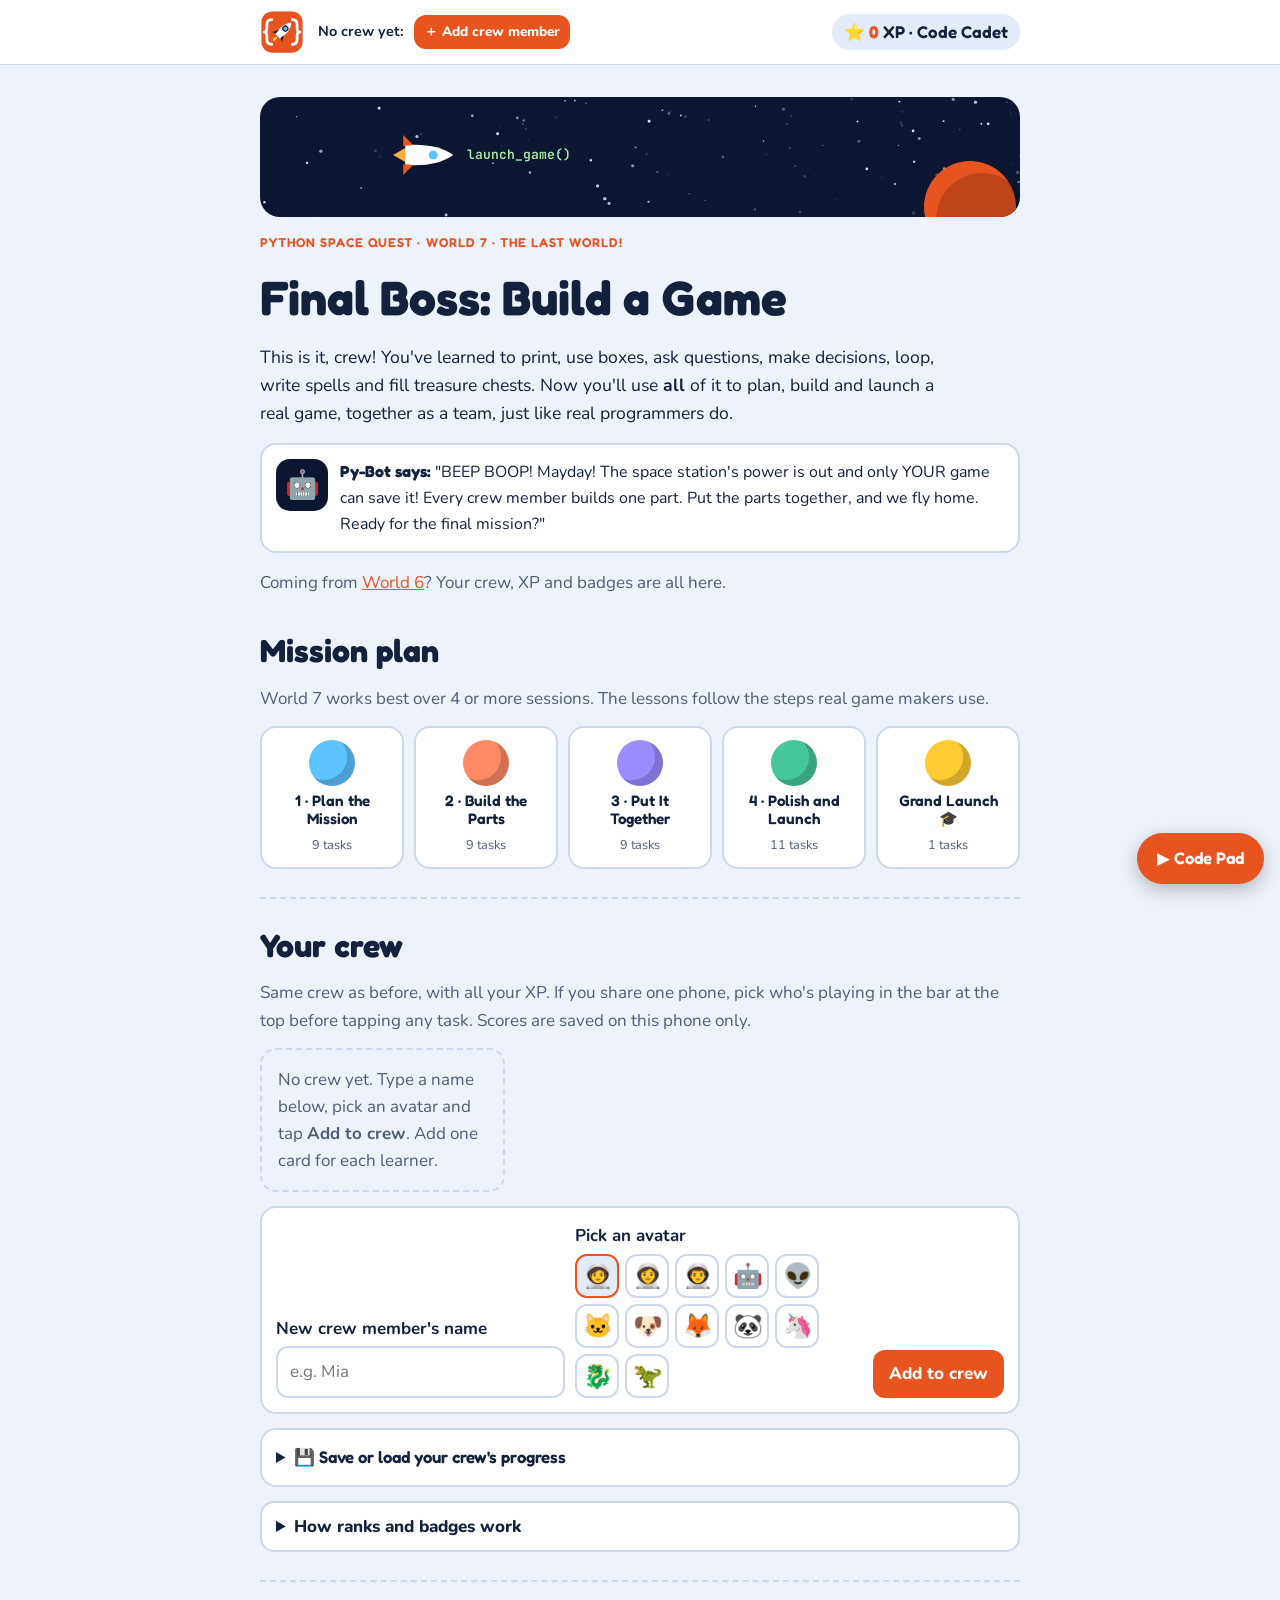
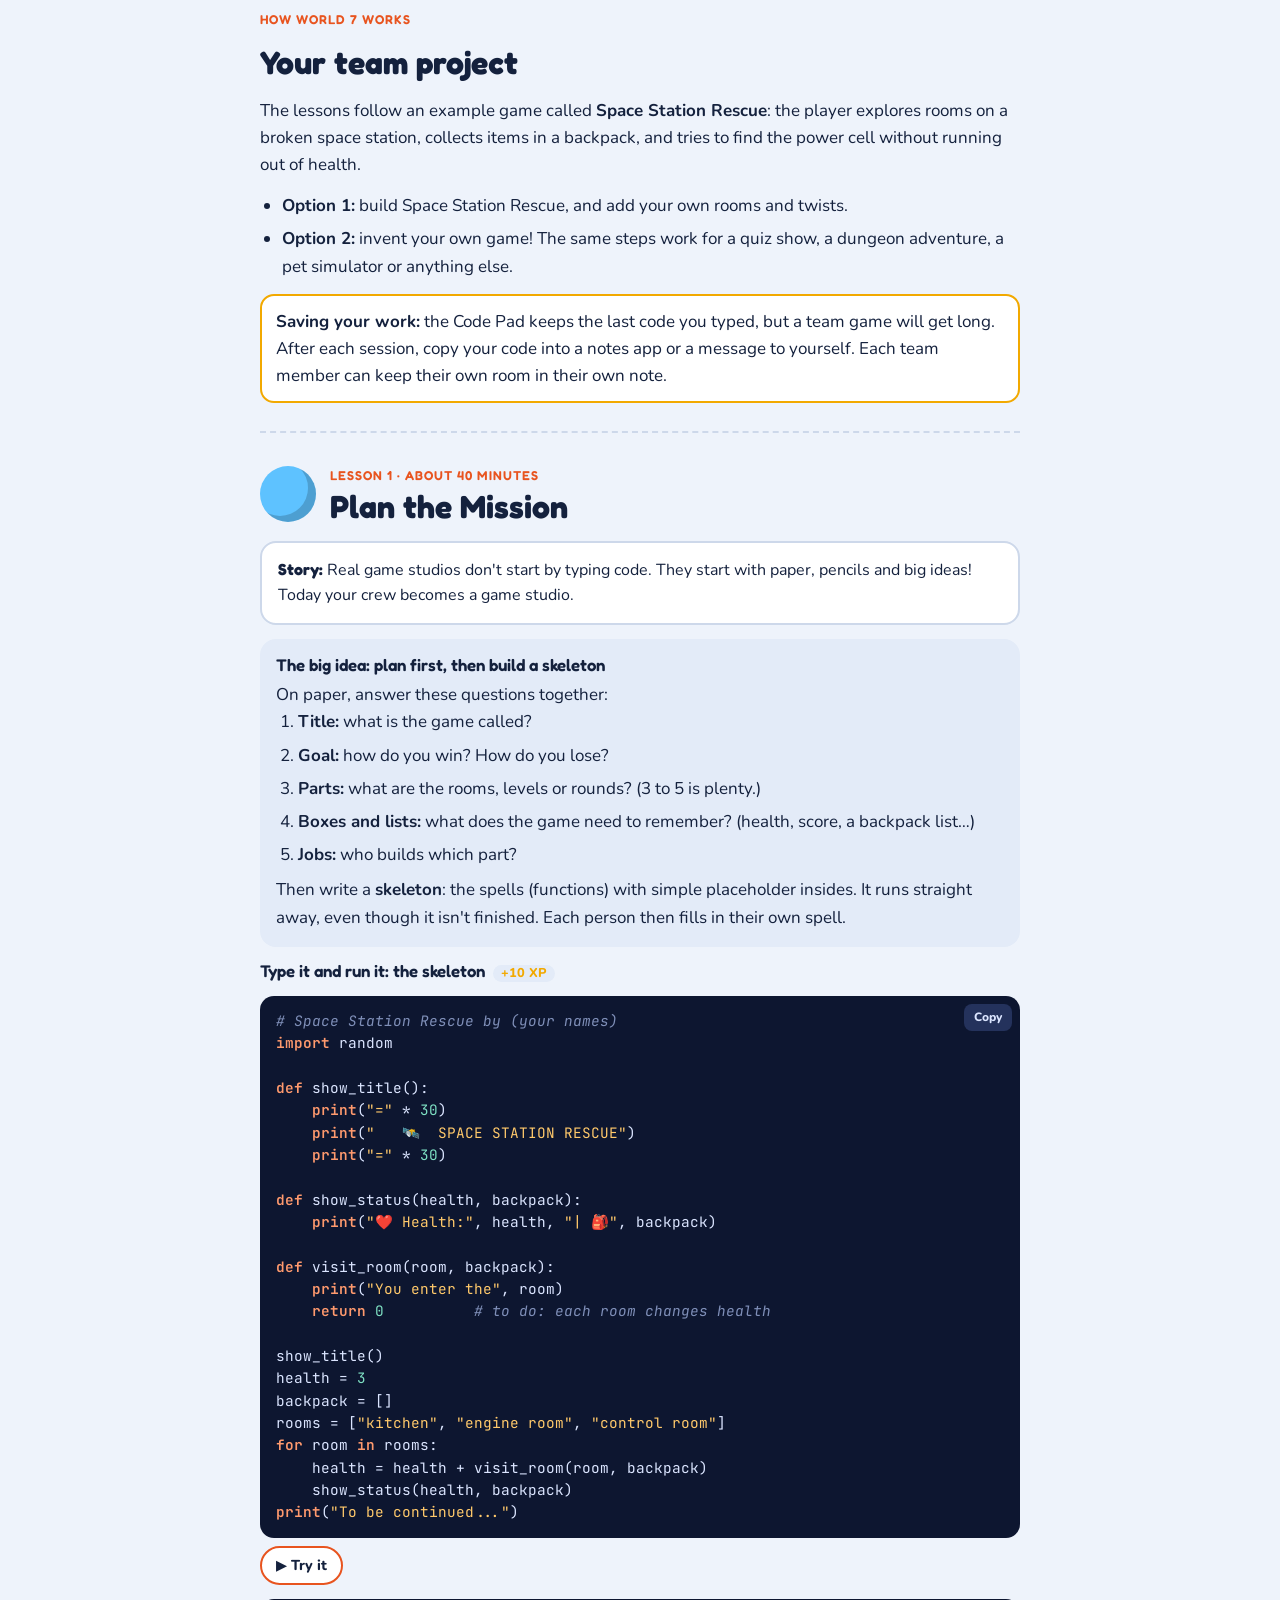
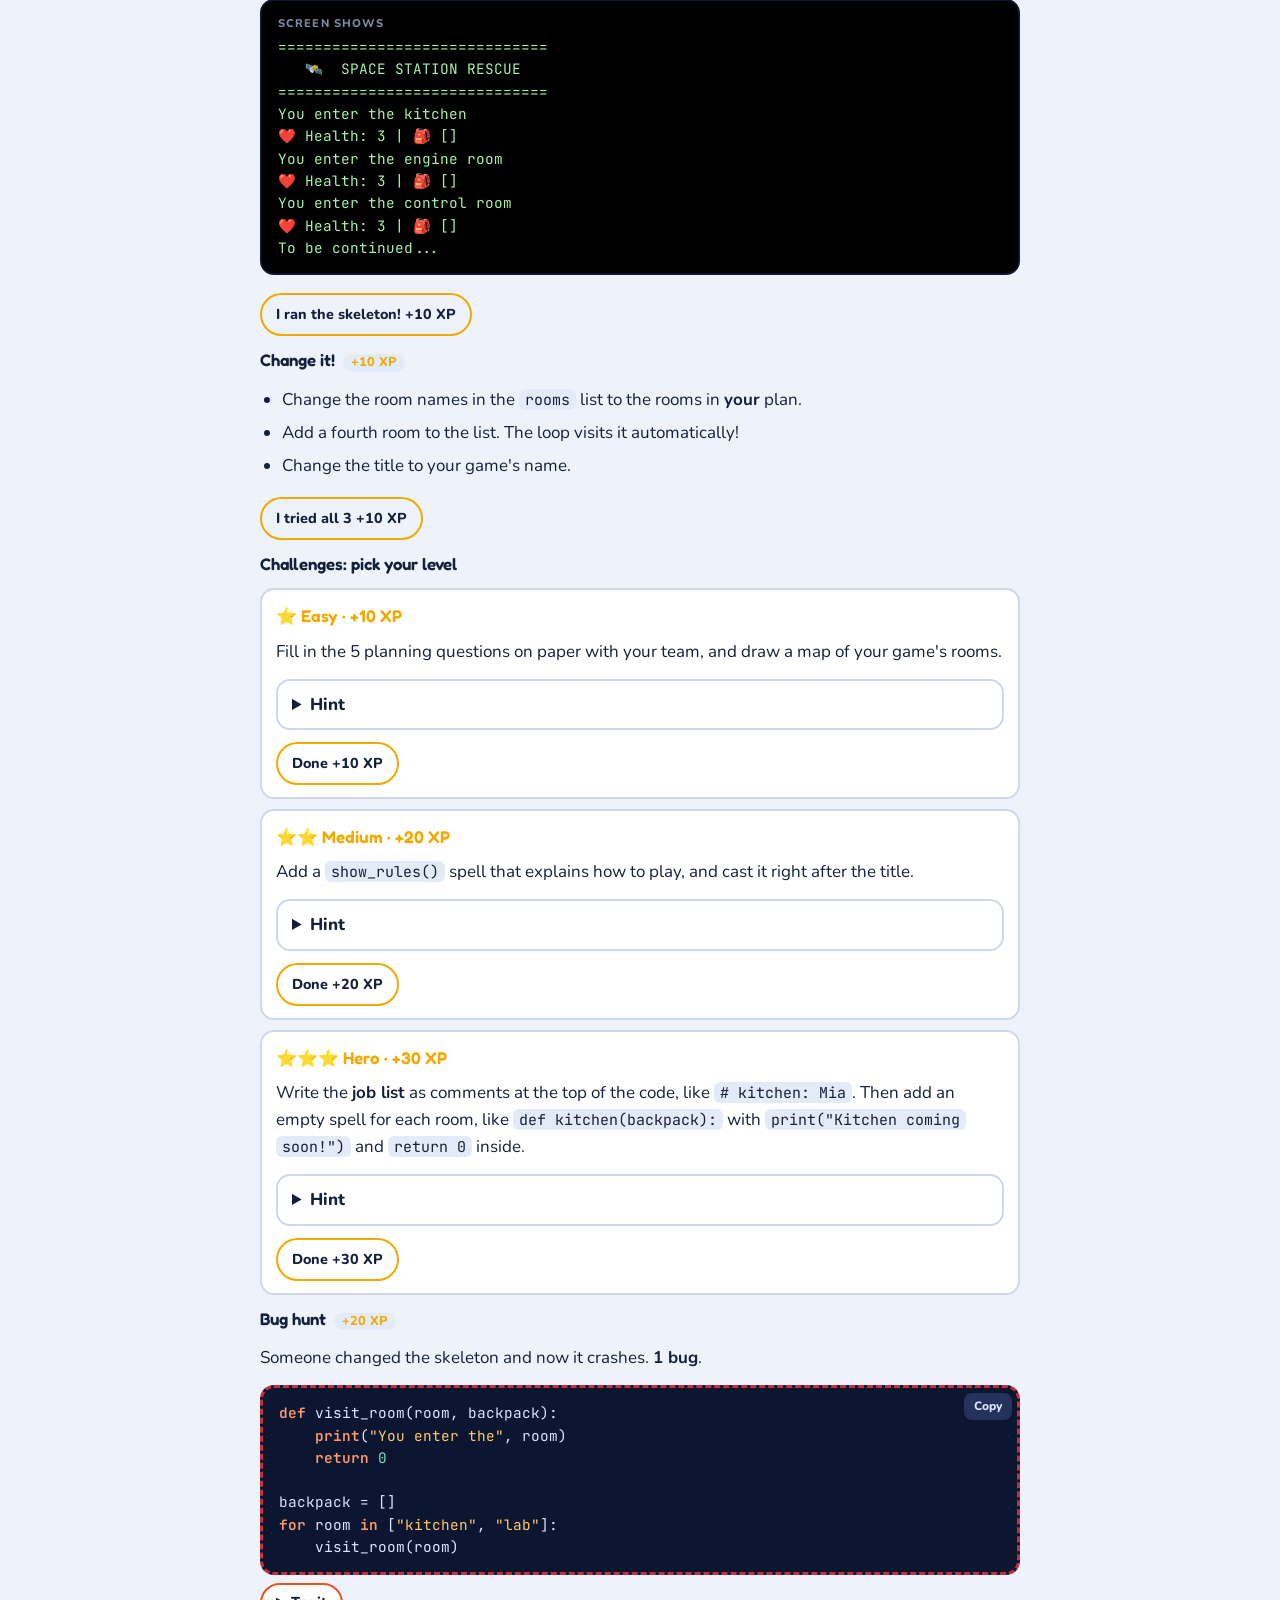
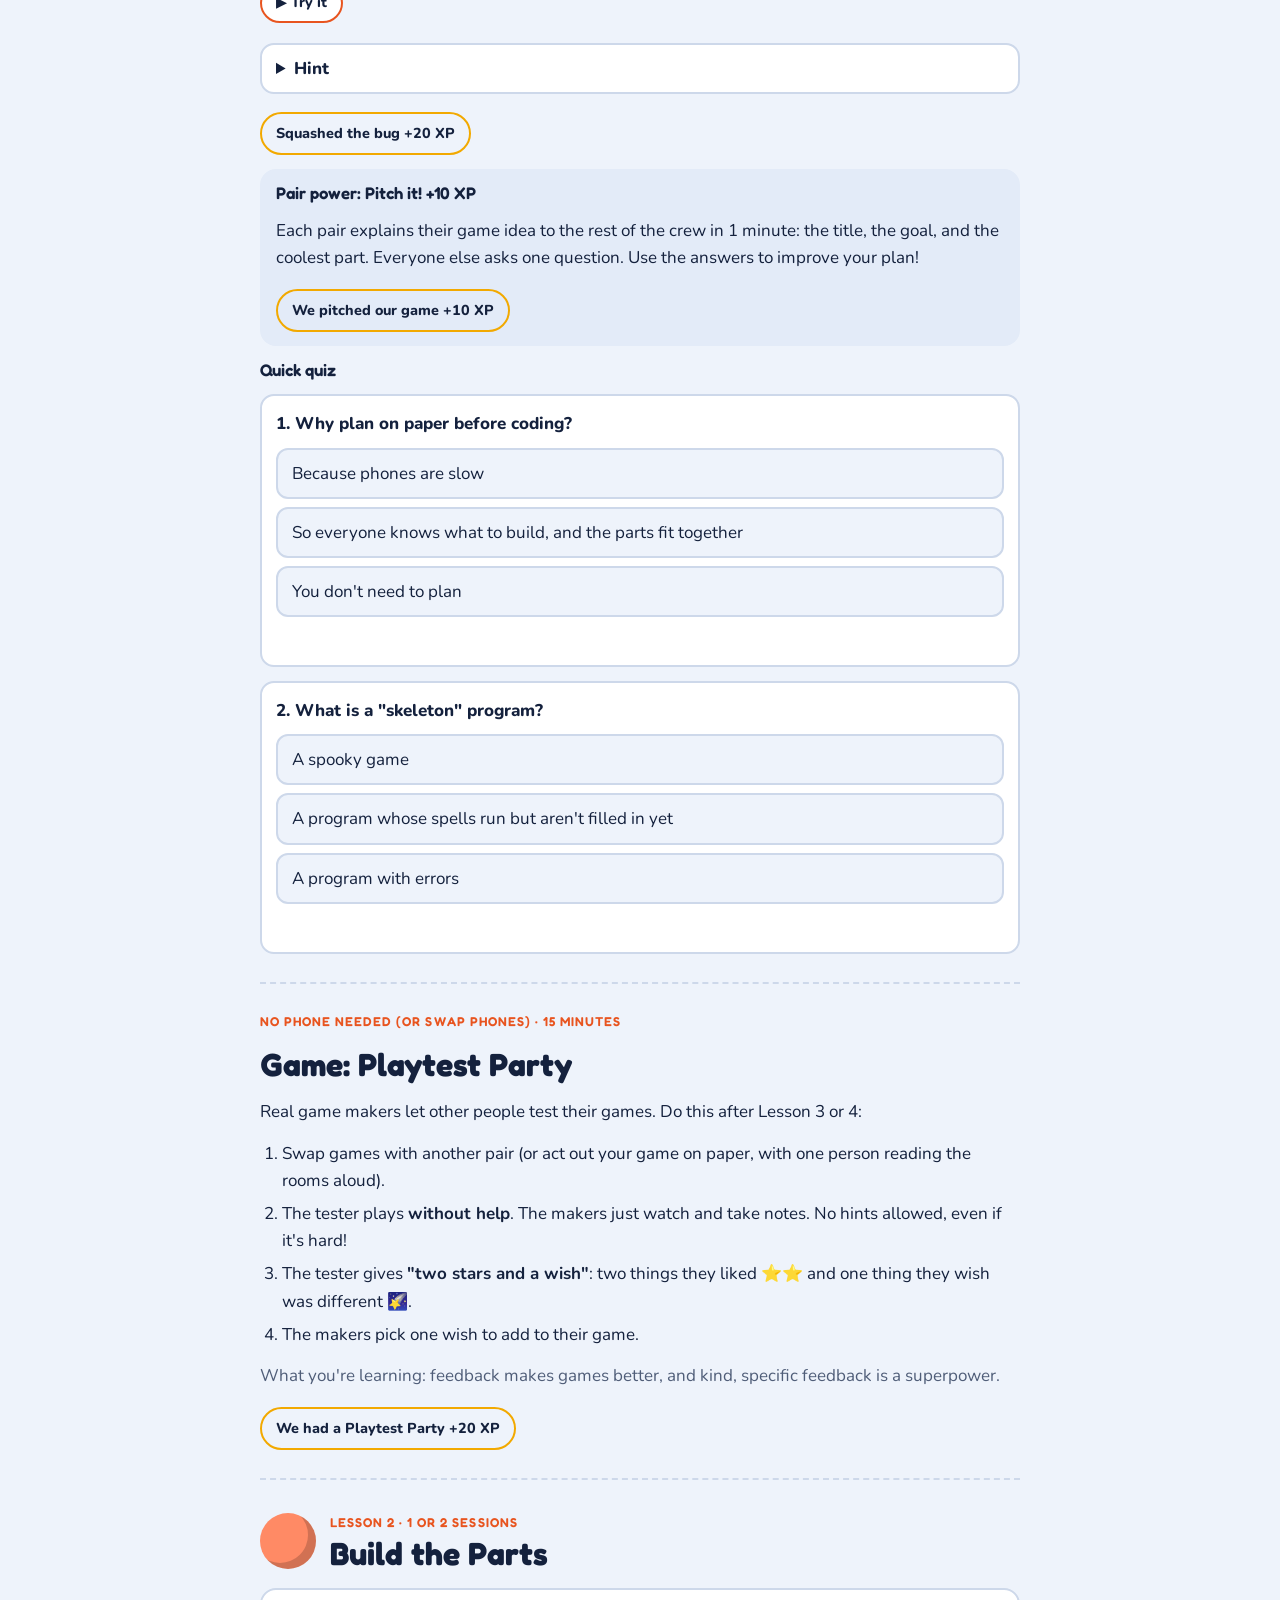
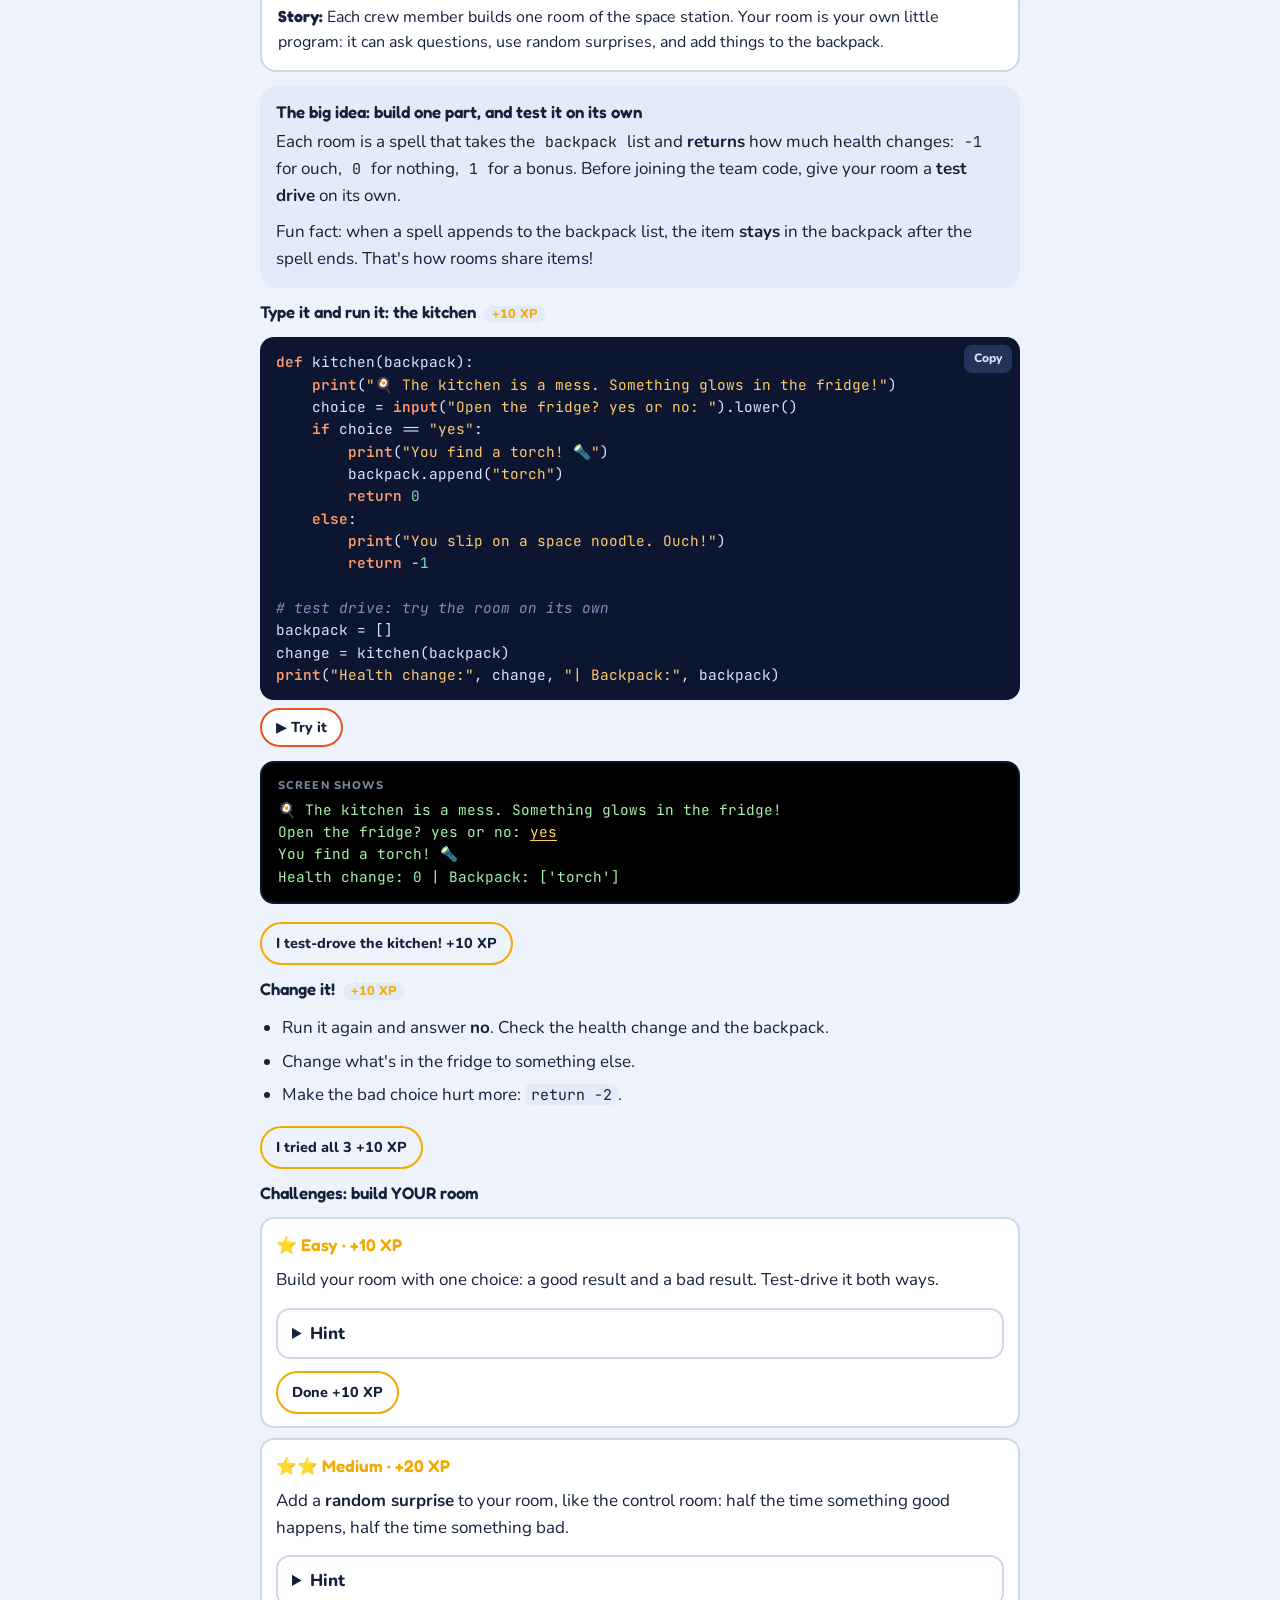
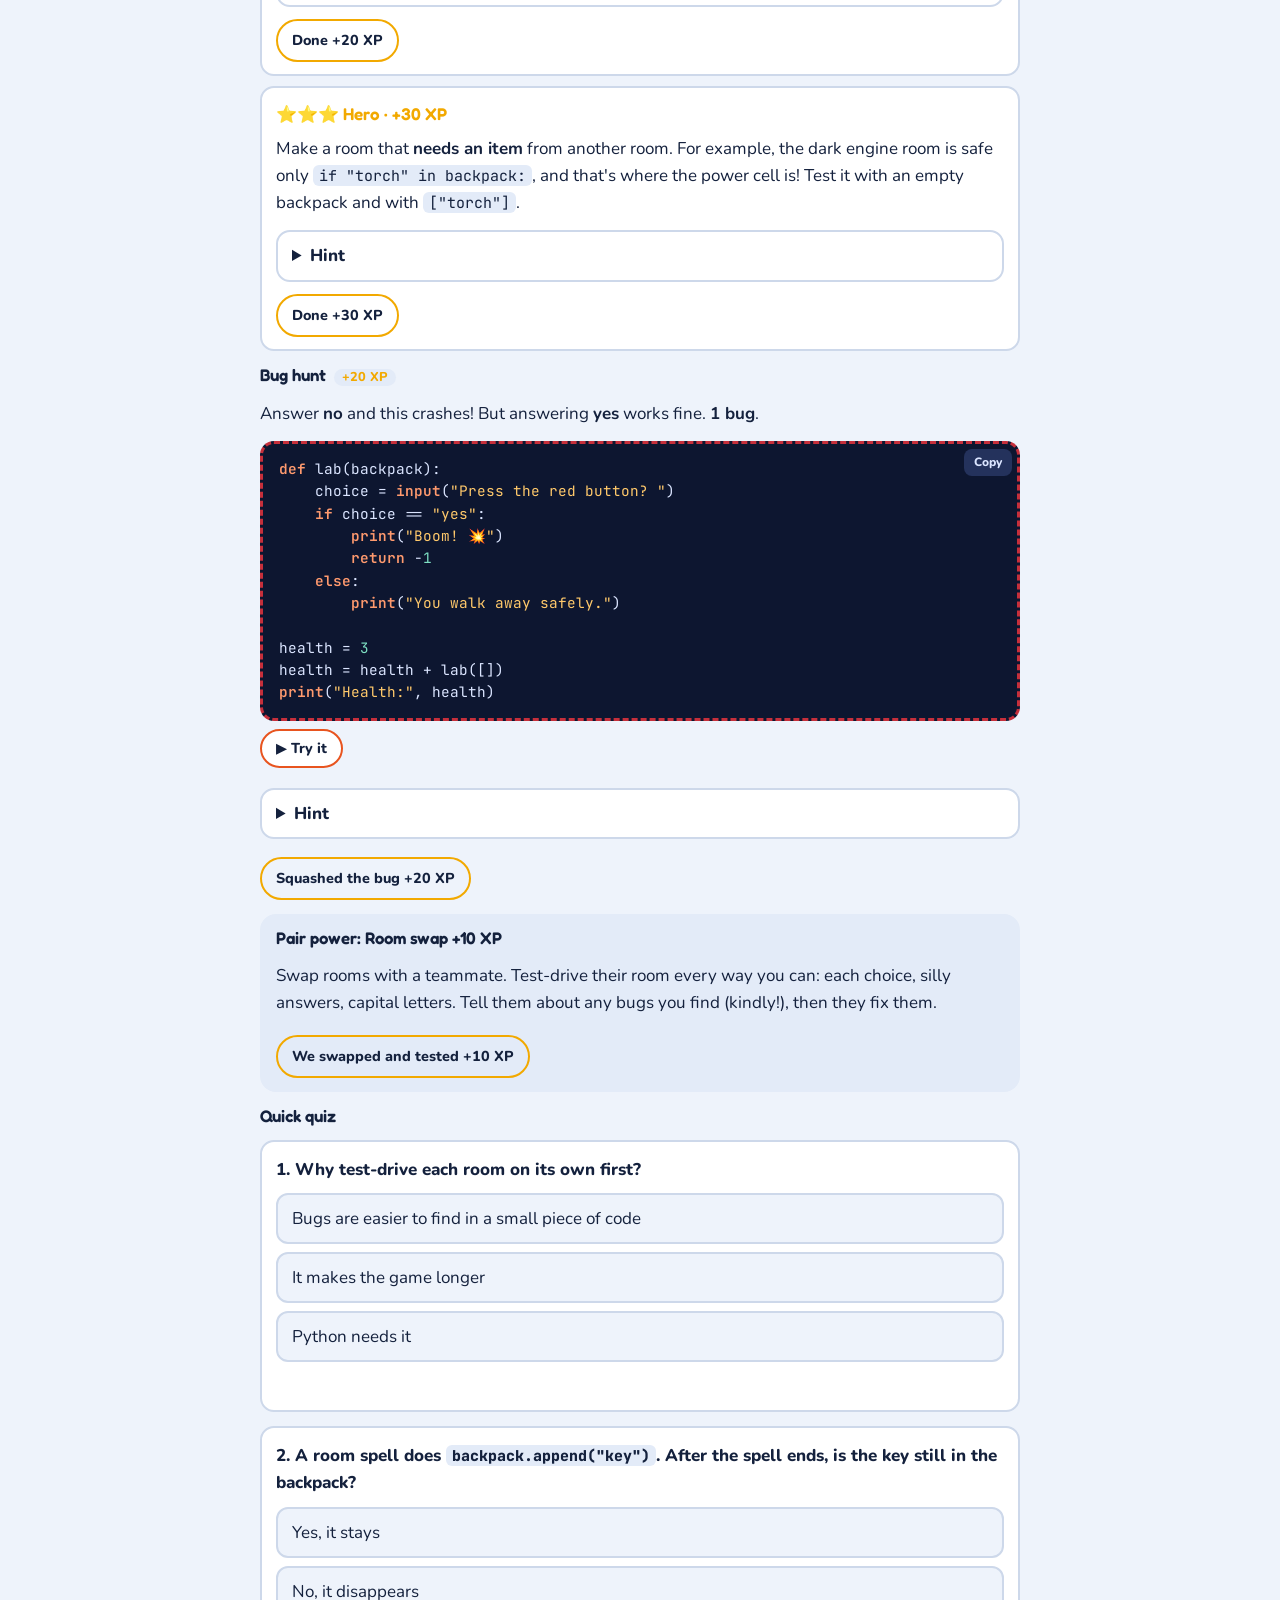
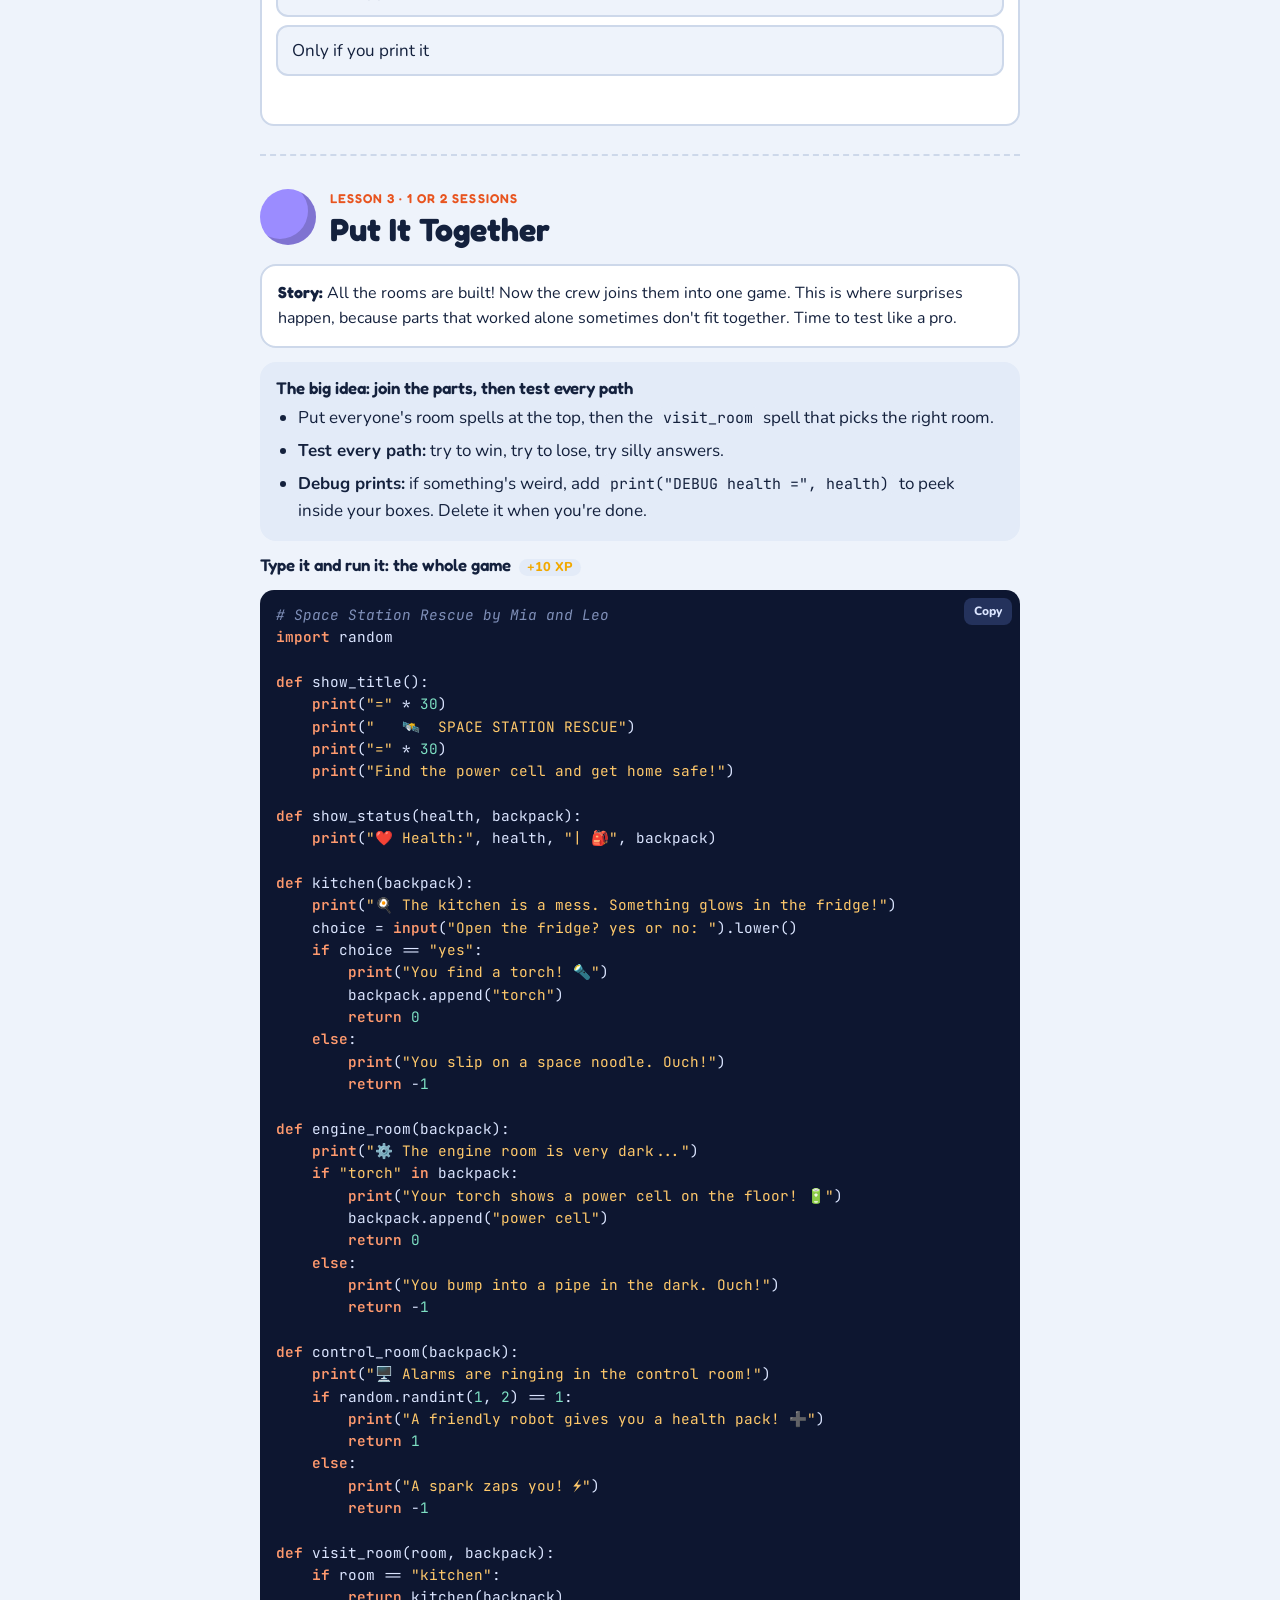
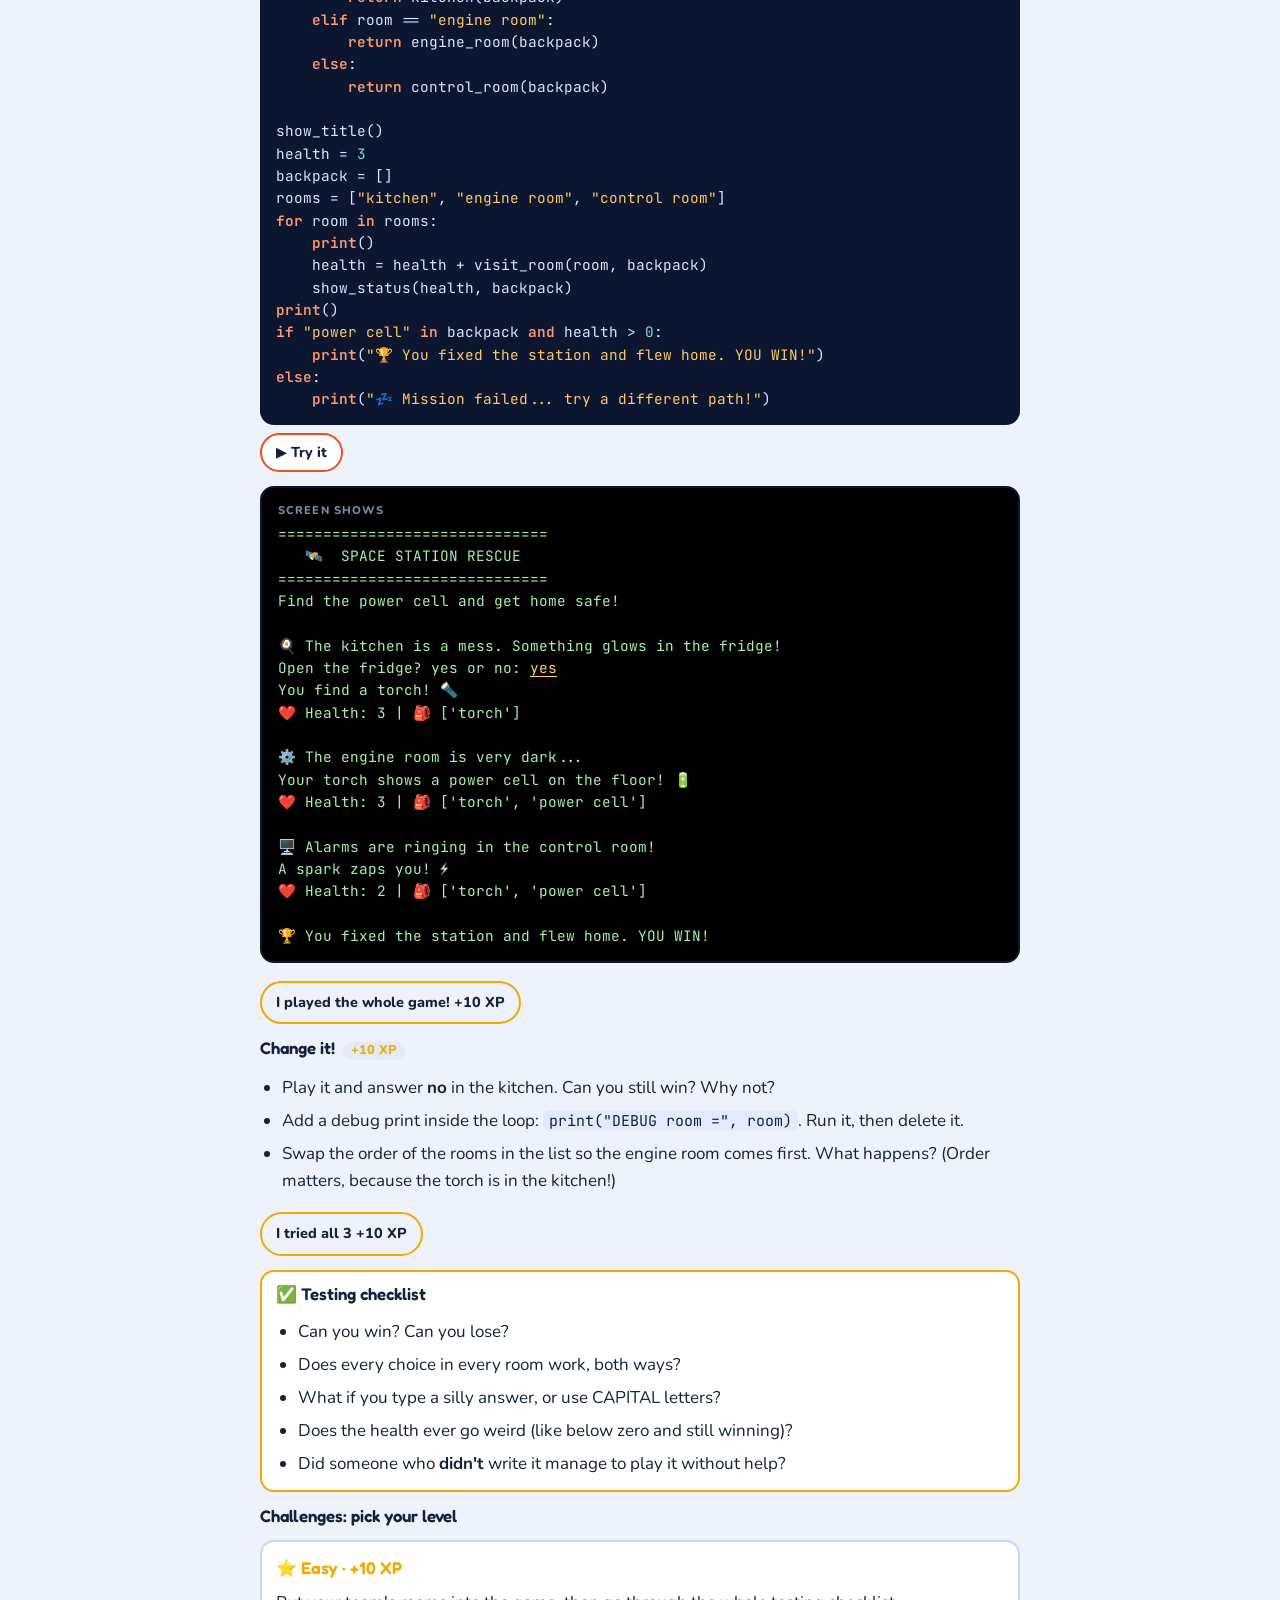
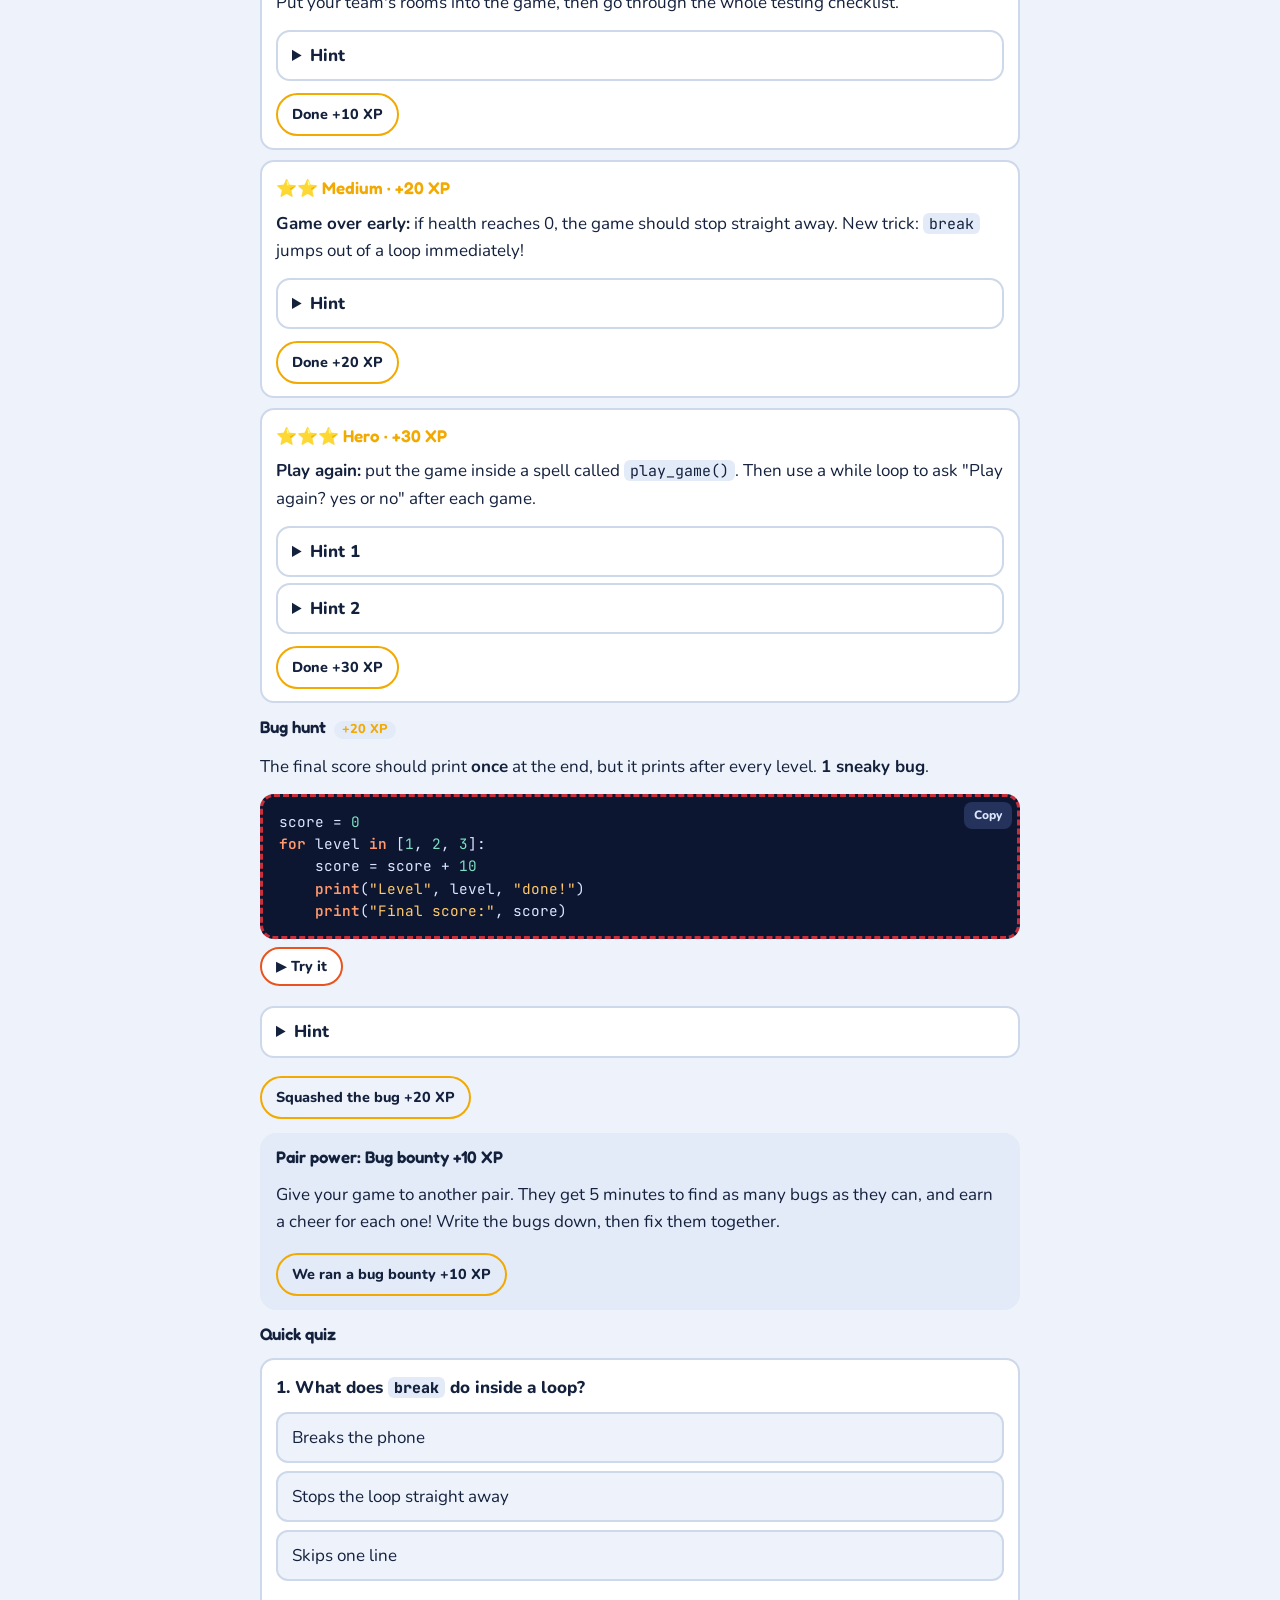
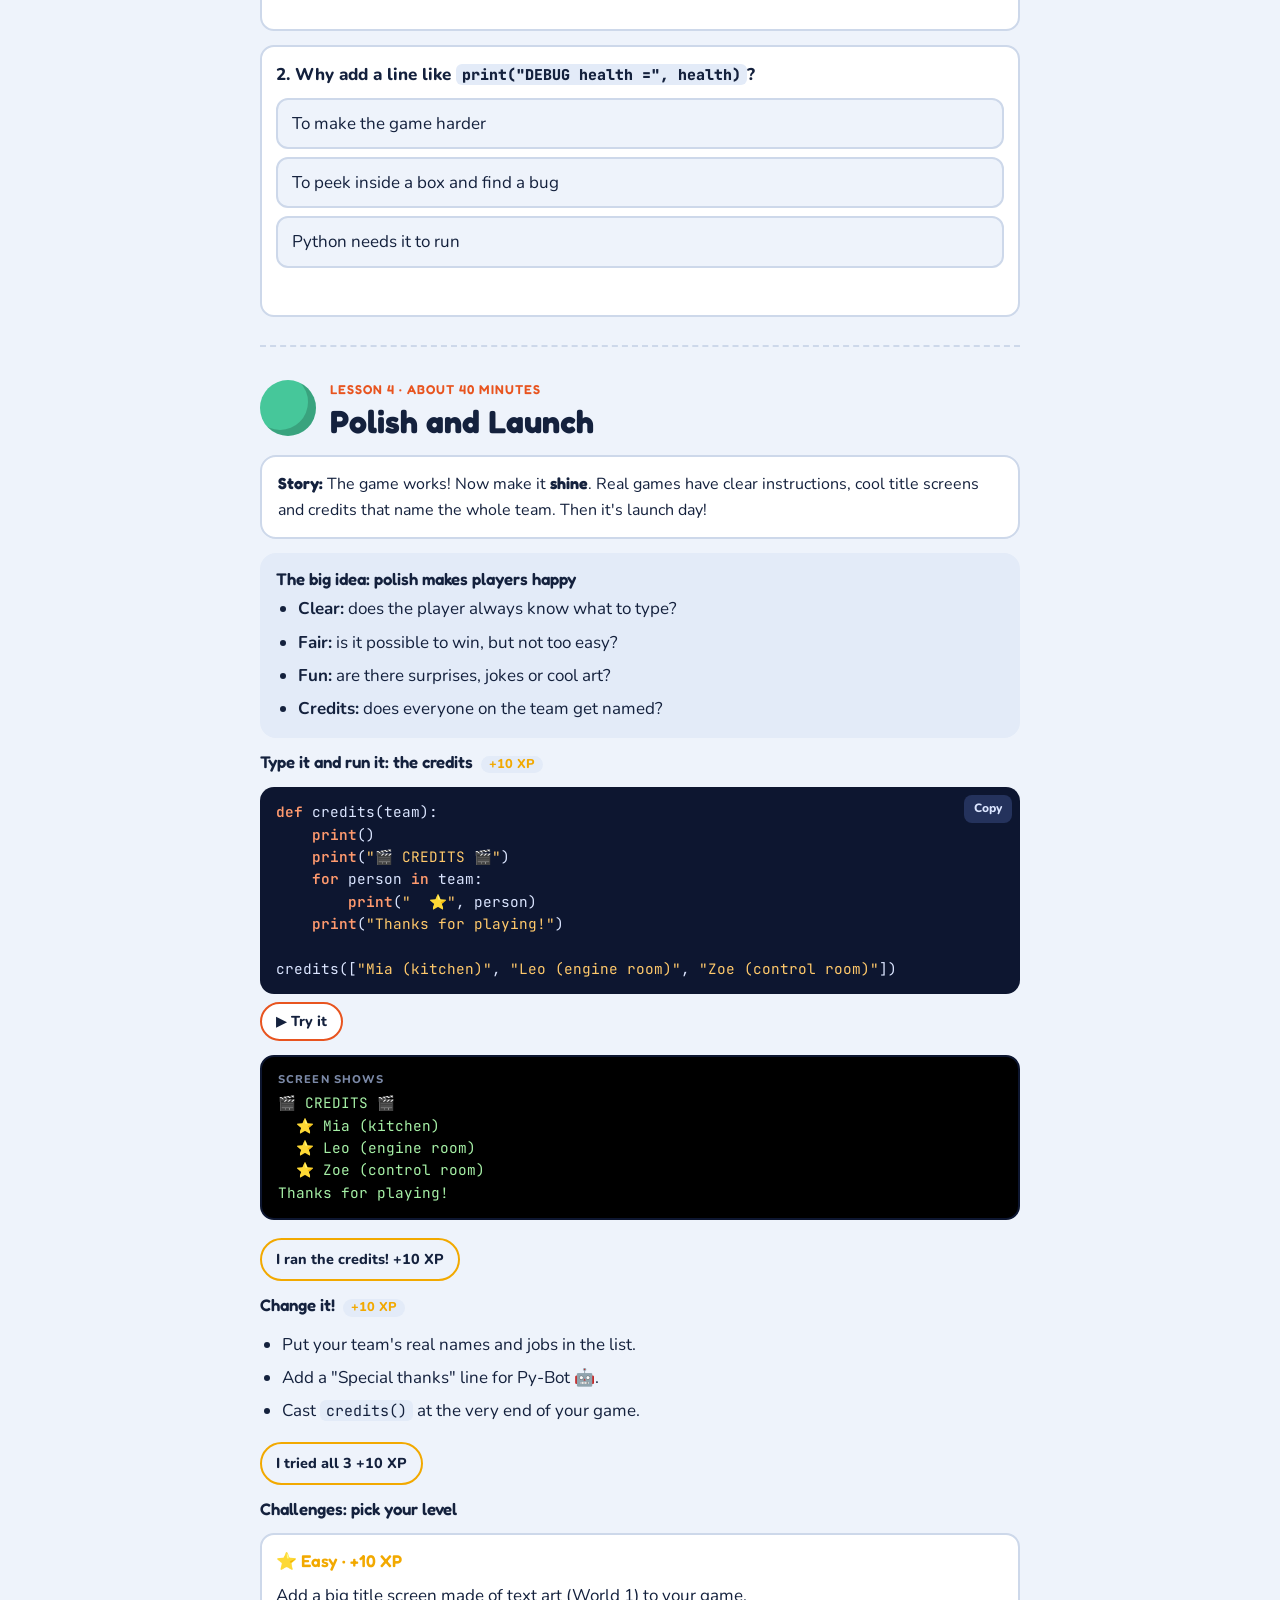
<file: world7.html>
<!doctype html>
<html lang="en">
<head>
<meta charset="utf-8">
<meta name="viewport" content="width=device-width, initial-scale=1, viewport-fit=cover, interactive-widget=resizes-content">
<link rel="icon" href="assets/logo.svg" type="image/svg+xml">
<link rel="apple-touch-icon" href="assets/logo-180.png">
<title>Python Space Quest: World 7</title>
<meta name="claude:viewport-fit-sides" content="cover">
<link rel="preconnect" href="https://fonts.googleapis.com">
<link rel="stylesheet" href="https://fonts.googleapis.com/css2?family=Fredoka:wght@500;600;700&family=Nunito:wght@400;600;700;800&family=JetBrains+Mono:wght@400;600&display=swap">
<link rel="stylesheet" href="assets/quest.css">
</head>
<body>

<div class="crewbar">
  <div class="wrap">
    <a class="home-link" href="index.html" aria-label="Home: all Worlds" title="Home"><img src="assets/logo.svg" alt="" width="44" height="44"></a>
    <div class="who">
      <label for="active-player">Who's playing?</label>
      <select id="active-player" aria-label="Choose the crew member who is playing"></select>
    </div>
    <span class="xp-pill" id="xp-pill">⭐ <b>0</b> XP</span>
  </div>
</div>

<div class="wrap">

<header class="hero">
  <div class="hero-art" aria-hidden="true"><canvas id="stars" data-text="launch_game()" data-planet="#e8541f"></canvas></div>
  <span class="eyebrow">Python Space Quest · World 7 · The last World!</span>
  <h1>Final Boss: Build a Game</h1>
  <p class="lead">This is it, crew! You've learned to print, use boxes, ask questions, make decisions, loop, write spells and fill treasure chests. Now you'll use <b>all</b> of it to plan, build and launch a real game, together as a team, just like real programmers do.</p>
  <div class="buddy">
    <div class="face" aria-hidden="true">🤖</div>
    <p><b>Py-Bot says:</b> "BEEP BOOP! Mayday! The space station's power is out and only YOUR game can save it! Every crew member builds one part. Put the parts together, and we fly home. Ready for the final mission?"</p>
  </div>
  <p class="muted">Coming from <a href="world6.html">World 6</a>? Your crew, XP and badges are all here.</p>
</header>

<section id="map" aria-labelledby="map-h">
  <div class="stack">
    <h2 id="map-h">Mission plan</h2>
    <p class="muted">World 7 works best over 4 or more sessions. The lessons follow the steps real game makers use.</p>
    <nav class="map">
      <a class="station" href="#lesson-1" data-lesson="g1"><div class="planet p1"></div><span class="name">1 · Plan the Mission</span><span class="prog"></span></a>
      <a class="station" href="#lesson-2" data-lesson="g2"><div class="planet p2"></div><span class="name">2 · Build the Parts</span><span class="prog"></span></a>
      <a class="station" href="#lesson-3" data-lesson="g3"><div class="planet p3"></div><span class="name">3 · Put It Together</span><span class="prog"></span></a>
      <a class="station" href="#lesson-4" data-lesson="g4"><div class="planet p4"></div><span class="name">4 · Polish and Launch</span><span class="prog"></span></a>
      <a class="station" href="#boss" data-lesson="boss"><div class="planet p5"></div><span class="name">Grand Launch 🎓</span><span class="prog"></span></a>
    </nav>
  </div>
</section>

<section id="crew" aria-labelledby="crew-h">
  <div class="stack">
    <h2 id="crew-h">Your crew</h2>
    <p class="muted">Same crew as before, with all your XP. If you share one phone, pick who's playing in the bar at the top before tapping any task. Scores are saved on this phone only.</p>
    <div class="crew-list" id="crew-list"></div>
    <form class="card add-form" id="add-form" autocomplete="off">
      <div class="field">
        <label for="new-name"><b>New crew member's name</b></label>
        <input id="new-name" maxlength="20" placeholder="e.g. Mia" required>
      </div>
      <div class="field">
        <span><b>Pick an avatar</b></span>
        <div class="avatar-pick" id="avatar-pick" role="group" aria-label="Avatar"></div>
      </div>
      <button class="btn" type="submit">Add to crew</button>
    </form>
    <details>
      <summary>How ranks and badges work</summary>
      <div class="stack">
        <div class="tablewrap"><table id="rank-table"><tr><th>Rank</th><th>Total XP needed (all Worlds)</th></tr></table></div>
        <div class="tablewrap"><table id="badge-table"><tr><th>World 7 badge</th><th>How to get it</th></tr></table></div>
      </div>
    </details>
  </div>
</section>

<section id="setup" aria-labelledby="setup-h">
  <div class="stack">
    <span class="eyebrow">How World 7 works</span>
    <h2 id="setup-h">Your team project</h2>
    <p>The lessons follow an example game called <b>Space Station Rescue</b>: the player explores rooms on a broken space station, collects items in a backpack, and tries to find the power cell without running out of health.</p>
    <ul class="list">
      <li><b>Option 1:</b> build Space Station Rescue, and add your own rooms and twists.</li>
      <li><b>Option 2:</b> invent your own game! The same steps work for a quiz show, a dungeon adventure, a pet simulator or anything else.</li>
    </ul>
    <div class="callout"><p><b>Saving your work:</b> the Code Pad keeps the last code you typed, but a team game will get long. After each session, copy your code into a notes app or a message to yourself. Each team member can keep their own room in their own note.</p></div>
  </div>
</section>

<!-- LESSON 1 -->
<section id="lesson-1" aria-labelledby="g1-h">
  <div class="stack">
    <div class="lesson-head"><div class="planet p1" aria-hidden="true"></div><div><span class="eyebrow">Lesson 1 · About 40 minutes</span><h2 id="g1-h">Plan the Mission</h2></div></div>
    <p class="story"><b>Story:</b> Real game studios don't start by typing code. They start with paper, pencils and big ideas! Today your crew becomes a game studio.</p>
    <div class="bigidea">
      <h4>The big idea: plan first, then build a skeleton</h4>
      <p>On paper, answer these questions together:</p>
      <ol class="list">
        <li><b>Title:</b> what is the game called?</li>
        <li><b>Goal:</b> how do you win? How do you lose?</li>
        <li><b>Parts:</b> what are the rooms, levels or rounds? (3 to 5 is plenty.)</li>
        <li><b>Boxes and lists:</b> what does the game need to remember? (health, score, a backpack list…)</li>
        <li><b>Jobs:</b> who builds which part?</li>
      </ol>
      <p style="margin-top:8px">Then write a <b>skeleton</b>: the spells (functions) with simple placeholder insides. It runs straight away, even though it isn't finished. Each person then fills in their own spell.</p>
    </div>

    <div class="step stack">
      <h4>Type it and run it: the skeleton <span class="xp">+10 XP</span></h4>
      <div class="codebox"><pre class="code"># Space Station Rescue by (your names)
import random

def show_title():
    print("=" * 30)
    print("   🛰️  SPACE STATION RESCUE")
    print("=" * 30)

def show_status(health, backpack):
    print("❤️ Health:", health, "| 🎒", backpack)

def visit_room(room, backpack):
    print("You enter the", room)
    return 0          # to do: each room changes health

show_title()
health = 3
backpack = []
rooms = ["kitchen", "engine room", "control room"]
for room in rooms:
    health = health + visit_room(room, backpack)
    show_status(health, backpack)
print("To be continued...")</pre></div>
      <pre class="out">==============================
   🛰️  SPACE STATION RESCUE
==============================
You enter the kitchen
❤️ Health: 3 | 🎒 []
You enter the engine room
❤️ Health: 3 | 🎒 []
You enter the control room
❤️ Health: 3 | 🎒 []
To be continued...</pre>
      <div class="task-row"><button class="task" data-id="g1-try" data-xp="10">I ran the skeleton! +10 XP</button></div>
    </div>

    <div class="step stack">
      <h4>Change it! <span class="xp">+10 XP</span></h4>
      <ul class="list">
        <li>Change the room names in the <code class="inl">rooms</code> list to the rooms in <b>your</b> plan.</li>
        <li>Add a fourth room to the list. The loop visits it automatically!</li>
        <li>Change the title to your game's name.</li>
      </ul>
      <div class="task-row"><button class="task" data-id="g1-change" data-xp="10">I tried all 3 +10 XP</button></div>
    </div>

    <div class="step stack">
      <h4>Challenges: pick your level</h4>
      <div class="challenges">
        <div class="chal"><span class="lvl">⭐ Easy · +10 XP</span><p>Fill in the 5 planning questions on paper with your team, and draw a map of your game's rooms.</p>
          <div class="hints"><details><summary>Hint</summary><p>Keep it small! 3 rooms that work are better than 10 rooms that don't.</p></details></div>
          <div class="task-row"><button class="task" data-id="g1-c1" data-xp="10">Done +10 XP</button></div></div>
        <div class="chal"><span class="lvl">⭐⭐ Medium · +20 XP</span><p>Add a <code class="inl">show_rules()</code> spell that explains how to play, and cast it right after the title.</p>
          <div class="hints"><details><summary>Hint</summary><p>A few <code class="inl">print</code> lines inside a <code class="inl">def</code>. Put the call after <code class="inl">show_title()</code>.</p></details></div>
          <div class="task-row"><button class="task" data-id="g1-c2" data-xp="20">Done +20 XP</button></div></div>
        <div class="chal"><span class="lvl">⭐⭐⭐ Hero · +30 XP</span><p>Write the <b>job list</b> as comments at the top of the code, like <code class="inl"># kitchen: Mia</code>. Then add an empty spell for each room, like <code class="inl">def kitchen(backpack):</code> with <code class="inl">print("Kitchen coming soon!")</code> and <code class="inl">return 0</code> inside.</p>
          <div class="hints"><details><summary>Hint</summary><p>Every room spell takes the <code class="inl">backpack</code> list and returns a health change (a number).</p></details></div>
          <div class="task-row"><button class="task" data-id="g1-c3" data-xp="30">Done +30 XP</button></div></div>
      </div>
    </div>

    <div class="step stack">
      <h4>Bug hunt <span class="xp">+20 XP</span></h4>
      <p>Someone changed the skeleton and now it crashes. <b>1 bug</b>.</p>
      <div class="codebox"><pre class="code bad">def visit_room(room, backpack):
    print("You enter the", room)
    return 0

backpack = []
for room in ["kitchen", "lab"]:
    visit_room(room)</pre></div>
      <div class="hints"><details><summary>Hint</summary><p>How many ingredients does <code class="inl">visit_room</code> need? Read the bug clue (World 5).</p></details></div>
      <div class="task-row"><button class="task" data-id="g1-bug" data-xp="20">Squashed the bug +20 XP</button></div>
    </div>

    <div class="pair stack">
      <h4>Pair power: Pitch it! <span class="xp">+10 XP</span></h4>
      <p>Each pair explains their game idea to the rest of the crew in 1 minute: the title, the goal, and the coolest part. Everyone else asks one question. Use the answers to improve your plan!</p>
      <div class="task-row"><button class="task" data-id="g1-pair" data-xp="10">We pitched our game +10 XP</button></div>
    </div>

    <div class="stack">
      <h4>Quick quiz</h4>
      <div class="quiz" data-id="g1-q1" data-xp="10" data-explain="Yes! Planning means everyone knows what to build.">
        <p class="q">1. Why plan on paper before coding?</p>
        <div class="choices"><button>Because phones are slow</button><button data-ok>So everyone knows what to build, and the parts fit together</button><button>You don't need to plan</button></div>
        <p class="feedback" aria-live="polite"></p></div>
      <div class="quiz" data-id="g1-q2" data-xp="10" data-explain="Correct! A skeleton runs, but its spells are still placeholders.">
        <p class="q">2. What is a "skeleton" program?</p>
        <div class="choices"><button>A spooky game</button><button data-ok>A program whose spells run but aren't filled in yet</button><button>A program with errors</button></div>
        <p class="feedback" aria-live="polite"></p></div>
    </div>
  </div>
</section>

<section id="unplugged" aria-labelledby="un-h">
  <div class="stack">
    <span class="eyebrow">No phone needed (or swap phones) · 15 minutes</span>
    <h2 id="un-h">Game: Playtest Party</h2>
    <p>Real game makers let other people test their games. Do this after Lesson 3 or 4:</p>
    <ol class="list">
      <li>Swap games with another pair (or act out your game on paper, with one person reading the rooms aloud).</li>
      <li>The tester plays <b>without help</b>. The makers just watch and take notes. No hints allowed, even if it's hard!</li>
      <li>The tester gives <b>"two stars and a wish"</b>: two things they liked ⭐⭐ and one thing they wish was different 🌠.</li>
      <li>The makers pick one wish to add to their game.</li>
    </ol>
    <p class="muted">What you're learning: feedback makes games better, and kind, specific feedback is a superpower.</p>
    <div class="task-row"><button class="task" data-id="w7-un" data-xp="20">We had a Playtest Party +20 XP</button></div>
  </div>
</section>

<!-- LESSON 2 -->
<section id="lesson-2" aria-labelledby="g2-h">
  <div class="stack">
    <div class="lesson-head"><div class="planet p2" aria-hidden="true"></div><div><span class="eyebrow">Lesson 2 · 1 or 2 sessions</span><h2 id="g2-h">Build the Parts</h2></div></div>
    <p class="story"><b>Story:</b> Each crew member builds one room of the space station. Your room is your own little program: it can ask questions, use random surprises, and add things to the backpack.</p>
    <div class="bigidea">
      <h4>The big idea: build one part, and test it on its own</h4>
      <p>Each room is a spell that takes the <code class="inl">backpack</code> list and <b>returns</b> how much health changes: <code class="inl">-1</code> for ouch, <code class="inl">0</code> for nothing, <code class="inl">1</code> for a bonus. Before joining the team code, give your room a <b>test drive</b> on its own.</p>
      <p style="margin-top:8px">Fun fact: when a spell appends to the backpack list, the item <b>stays</b> in the backpack after the spell ends. That's how rooms share items!</p>
    </div>

    <div class="step stack">
      <h4>Type it and run it: the kitchen <span class="xp">+10 XP</span></h4>
      <div class="codebox"><pre class="code">def kitchen(backpack):
    print("🍳 The kitchen is a mess. Something glows in the fridge!")
    choice = input("Open the fridge? yes or no: ").lower()
    if choice == "yes":
        print("You find a torch! 🔦")
        backpack.append("torch")
        return 0
    else:
        print("You slip on a space noodle. Ouch!")
        return -1

# test drive: try the room on its own
backpack = []
change = kitchen(backpack)
print("Health change:", change, "| Backpack:", backpack)</pre></div>
      <pre class="out">🍳 The kitchen is a mess. Something glows in the fridge!
Open the fridge? yes or no: <span class="typed">yes</span>
You find a torch! 🔦
Health change: 0 | Backpack: ['torch']</pre>
      <div class="task-row"><button class="task" data-id="g2-try" data-xp="10">I test-drove the kitchen! +10 XP</button></div>
    </div>

    <div class="step stack">
      <h4>Change it! <span class="xp">+10 XP</span></h4>
      <ul class="list">
        <li>Run it again and answer <b>no</b>. Check the health change and the backpack.</li>
        <li>Change what's in the fridge to something else.</li>
        <li>Make the bad choice hurt more: <code class="inl">return -2</code>.</li>
      </ul>
      <div class="task-row"><button class="task" data-id="g2-change" data-xp="10">I tried all 3 +10 XP</button></div>
    </div>

    <div class="step stack">
      <h4>Challenges: build YOUR room</h4>
      <div class="challenges">
        <div class="chal"><span class="lvl">⭐ Easy · +10 XP</span><p>Build your room with one choice: a good result and a bad result. Test-drive it both ways.</p>
          <div class="hints"><details><summary>Hint</summary><p>Copy the kitchen and change the words. Make sure <b>every</b> path has a <code class="inl">return</code>.</p></details></div>
          <div class="task-row"><button class="task" data-id="g2-c1" data-xp="10">Done +10 XP</button></div></div>
        <div class="chal"><span class="lvl">⭐⭐ Medium · +20 XP</span><p>Add a <b>random surprise</b> to your room, like the control room: half the time something good happens, half the time something bad.</p>
          <div class="hints"><details><summary>Hint</summary><p><code class="inl">if random.randint(1, 2) == 1:</code>, and don't forget <code class="inl">import random</code> at the top of your test.</p></details></div>
          <div class="task-row"><button class="task" data-id="g2-c2" data-xp="20">Done +20 XP</button></div></div>
        <div class="chal"><span class="lvl">⭐⭐⭐ Hero · +30 XP</span><p>Make a room that <b>needs an item</b> from another room. For example, the dark engine room is safe only <code class="inl">if "torch" in backpack:</code>, and that's where the power cell is! Test it with an empty backpack and with <code class="inl">["torch"]</code>.</p>
          <div class="hints"><details><summary>Hint</summary><p>Test drive twice: <code class="inl">engine_room([])</code> and <code class="inl">engine_room(["torch"])</code>.</p></details></div>
          <div class="task-row"><button class="task" data-id="g2-c3" data-xp="30">Done +30 XP</button></div></div>
      </div>
    </div>

    <div class="step stack">
      <h4>Bug hunt <span class="xp">+20 XP</span></h4>
      <p>Answer <b>no</b> and this crashes! But answering <b>yes</b> works fine. <b>1 bug</b>.</p>
      <div class="codebox"><pre class="code bad">def lab(backpack):
    choice = input("Press the red button? ")
    if choice == "yes":
        print("Boom! 💥")
        return -1
    else:
        print("You walk away safely.")

health = 3
health = health + lab([])
print("Health:", health)</pre></div>
      <div class="hints"><details><summary>Hint</summary><p>What does the spell give back on the "no" path? Remember World 5: no <code class="inl">return</code> means <code class="inl">None</code>.</p></details></div>
      <div class="task-row"><button class="task" data-id="g2-bug" data-xp="20">Squashed the bug +20 XP</button></div>
    </div>

    <div class="pair stack">
      <h4>Pair power: Room swap <span class="xp">+10 XP</span></h4>
      <p>Swap rooms with a teammate. Test-drive their room every way you can: each choice, silly answers, capital letters. Tell them about any bugs you find (kindly!), then they fix them.</p>
      <div class="task-row"><button class="task" data-id="g2-pair" data-xp="10">We swapped and tested +10 XP</button></div>
    </div>

    <div class="stack">
      <h4>Quick quiz</h4>
      <div class="quiz" data-id="g2-q1" data-xp="10" data-explain="Yes! Small pieces are much easier to check.">
        <p class="q">1. Why test-drive each room on its own first?</p>
        <div class="choices"><button data-ok>Bugs are easier to find in a small piece of code</button><button>It makes the game longer</button><button>Python needs it</button></div>
        <p class="feedback" aria-live="polite"></p></div>
      <div class="quiz" data-id="g2-q2" data-xp="10" data-explain="Correct! Changes to a list inside a spell stay in the list.">
        <p class="q">2. A room spell does <code class="inl">backpack.append("key")</code>. After the spell ends, is the key still in the backpack?</p>
        <div class="choices"><button data-ok>Yes, it stays</button><button>No, it disappears</button><button>Only if you print it</button></div>
        <p class="feedback" aria-live="polite"></p></div>
    </div>
  </div>
</section>

<!-- LESSON 3 -->
<section id="lesson-3" aria-labelledby="g3-h">
  <div class="stack">
    <div class="lesson-head"><div class="planet p3" aria-hidden="true"></div><div><span class="eyebrow">Lesson 3 · 1 or 2 sessions</span><h2 id="g3-h">Put It Together</h2></div></div>
    <p class="story"><b>Story:</b> All the rooms are built! Now the crew joins them into one game. This is where surprises happen, because parts that worked alone sometimes don't fit together. Time to test like a pro.</p>
    <div class="bigidea">
      <h4>The big idea: join the parts, then test every path</h4>
      <ul class="list">
        <li>Put everyone's room spells at the top, then the <code class="inl">visit_room</code> spell that picks the right room.</li>
        <li><b>Test every path:</b> try to win, try to lose, try silly answers.</li>
        <li><b>Debug prints:</b> if something's weird, add <code class="inl">print("DEBUG health =", health)</code> to peek inside your boxes. Delete it when you're done.</li>
      </ul>
    </div>

    <div class="step stack">
      <h4>Type it and run it: the whole game <span class="xp">+10 XP</span></h4>
      <div class="codebox"><pre class="code"># Space Station Rescue by Mia and Leo
import random

def show_title():
    print("=" * 30)
    print("   🛰️  SPACE STATION RESCUE")
    print("=" * 30)
    print("Find the power cell and get home safe!")

def show_status(health, backpack):
    print("❤️ Health:", health, "| 🎒", backpack)

def kitchen(backpack):
    print("🍳 The kitchen is a mess. Something glows in the fridge!")
    choice = input("Open the fridge? yes or no: ").lower()
    if choice == "yes":
        print("You find a torch! 🔦")
        backpack.append("torch")
        return 0
    else:
        print("You slip on a space noodle. Ouch!")
        return -1

def engine_room(backpack):
    print("⚙️ The engine room is very dark...")
    if "torch" in backpack:
        print("Your torch shows a power cell on the floor! 🔋")
        backpack.append("power cell")
        return 0
    else:
        print("You bump into a pipe in the dark. Ouch!")
        return -1

def control_room(backpack):
    print("🖥️ Alarms are ringing in the control room!")
    if random.randint(1, 2) == 1:
        print("A friendly robot gives you a health pack! ➕")
        return 1
    else:
        print("A spark zaps you! ⚡")
        return -1

def visit_room(room, backpack):
    if room == "kitchen":
        return kitchen(backpack)
    elif room == "engine room":
        return engine_room(backpack)
    else:
        return control_room(backpack)

show_title()
health = 3
backpack = []
rooms = ["kitchen", "engine room", "control room"]
for room in rooms:
    print()
    health = health + visit_room(room, backpack)
    show_status(health, backpack)
print()
if "power cell" in backpack and health &gt; 0:
    print("🏆 You fixed the station and flew home. YOU WIN!")
else:
    print("💤 Mission failed... try a different path!")</pre></div>
      <pre class="out">==============================
   🛰️  SPACE STATION RESCUE
==============================
Find the power cell and get home safe!

🍳 The kitchen is a mess. Something glows in the fridge!
Open the fridge? yes or no: <span class="typed">yes</span>
You find a torch! 🔦
❤️ Health: 3 | 🎒 ['torch']

⚙️ The engine room is very dark...
Your torch shows a power cell on the floor! 🔋
❤️ Health: 3 | 🎒 ['torch', 'power cell']

🖥️ Alarms are ringing in the control room!
A spark zaps you! ⚡
❤️ Health: 2 | 🎒 ['torch', 'power cell']

🏆 You fixed the station and flew home. YOU WIN!</pre>
      <div class="task-row"><button class="task" data-id="g3-try" data-xp="10">I played the whole game! +10 XP</button></div>
    </div>

    <div class="step stack">
      <h4>Change it! <span class="xp">+10 XP</span></h4>
      <ul class="list">
        <li>Play it and answer <b>no</b> in the kitchen. Can you still win? Why not?</li>
        <li>Add a debug print inside the loop: <code class="inl">print("DEBUG room =", room)</code>. Run it, then delete it.</li>
        <li>Swap the order of the rooms in the list so the engine room comes first. What happens? (Order matters, because the torch is in the kitchen!)</li>
      </ul>
      <div class="task-row"><button class="task" data-id="g3-change" data-xp="10">I tried all 3 +10 XP</button></div>
    </div>

    <div class="callout stack">
      <h4>✅ Testing checklist</h4>
      <ul class="list">
        <li>Can you win? Can you lose?</li>
        <li>Does every choice in every room work, both ways?</li>
        <li>What if you type a silly answer, or use CAPITAL letters?</li>
        <li>Does the health ever go weird (like below zero and still winning)?</li>
        <li>Did someone who <b>didn't</b> write it manage to play it without help?</li>
      </ul>
    </div>

    <div class="step stack">
      <h4>Challenges: pick your level</h4>
      <div class="challenges">
        <div class="chal"><span class="lvl">⭐ Easy · +10 XP</span><p>Put your team's rooms into the game, then go through the whole testing checklist.</p>
          <div class="hints"><details><summary>Hint</summary><p>Add an <code class="inl">elif</code> to <code class="inl">visit_room</code> for each new room, and add its name to the <code class="inl">rooms</code> list.</p></details></div>
          <div class="task-row"><button class="task" data-id="g3-c1" data-xp="10">Done +10 XP</button></div></div>
        <div class="chal"><span class="lvl">⭐⭐ Medium · +20 XP</span><p><b>Game over early:</b> if health reaches 0, the game should stop straight away. New trick: <code class="inl">break</code> jumps out of a loop immediately!</p>
          <div class="hints"><details><summary>Hint</summary><p>Inside the loop, after <code class="inl">show_status</code>: <code class="inl">if health &lt;= 0:</code>, print a message, then <code class="inl">break</code>.</p></details></div>
          <div class="task-row"><button class="task" data-id="g3-c2" data-xp="20">Done +20 XP</button></div></div>
        <div class="chal"><span class="lvl">⭐⭐⭐ Hero · +30 XP</span><p><b>Play again:</b> put the game inside a spell called <code class="inl">play_game()</code>. Then use a while loop to ask "Play again? yes or no" after each game.</p>
          <div class="hints"><details><summary>Hint 1</summary><p>Everything from <code class="inl">show_title()</code> to the win/lose message moves inside <code class="inl">def play_game():</code>, indented.</p></details><details><summary>Hint 2</summary><p><code class="inl">again = "yes"</code>, then <code class="inl">while again == "yes":</code> with <code class="inl">play_game()</code> and the question inside.</p></details></div>
          <div class="task-row"><button class="task" data-id="g3-c3" data-xp="30">Done +30 XP</button></div></div>
      </div>
    </div>

    <div class="step stack">
      <h4>Bug hunt <span class="xp">+20 XP</span></h4>
      <p>The final score should print <b>once</b> at the end, but it prints after every level. <b>1 sneaky bug</b>.</p>
      <div class="codebox"><pre class="code bad">score = 0
for level in [1, 2, 3]:
    score = score + 10
    print("Level", level, "done!")
    print("Final score:", score)</pre></div>
      <div class="hints"><details><summary>Hint</summary><p>Which lines are inside the loop? Look at the spaces in front.</p></details></div>
      <div class="task-row"><button class="task" data-id="g3-bug" data-xp="20">Squashed the bug +20 XP</button></div>
    </div>

    <div class="pair stack">
      <h4>Pair power: Bug bounty <span class="xp">+10 XP</span></h4>
      <p>Give your game to another pair. They get 5 minutes to find as many bugs as they can, and earn a cheer for each one! Write the bugs down, then fix them together.</p>
      <div class="task-row"><button class="task" data-id="g3-pair" data-xp="10">We ran a bug bounty +10 XP</button></div>
    </div>

    <div class="stack">
      <h4>Quick quiz</h4>
      <div class="quiz" data-id="g3-q1" data-xp="10" data-explain="Yes! break jumps straight out of the loop.">
        <p class="q">1. What does <code class="inl">break</code> do inside a loop?</p>
        <div class="choices"><button>Breaks the phone</button><button data-ok>Stops the loop straight away</button><button>Skips one line</button></div>
        <p class="feedback" aria-live="polite"></p></div>
      <div class="quiz" data-id="g3-q2" data-xp="10" data-explain="Correct! Debug prints let you see what's in your boxes.">
        <p class="q">2. Why add a line like <code class="inl">print("DEBUG health =", health)</code>?</p>
        <div class="choices"><button>To make the game harder</button><button data-ok>To peek inside a box and find a bug</button><button>Python needs it to run</button></div>
        <p class="feedback" aria-live="polite"></p></div>
    </div>
  </div>
</section>

<!-- LESSON 4 -->
<section id="lesson-4" aria-labelledby="g4-h">
  <div class="stack">
    <div class="lesson-head"><div class="planet p4" aria-hidden="true"></div><div><span class="eyebrow">Lesson 4 · About 40 minutes</span><h2 id="g4-h">Polish and Launch</h2></div></div>
    <p class="story"><b>Story:</b> The game works! Now make it <b>shine</b>. Real games have clear instructions, cool title screens and credits that name the whole team. Then it's launch day!</p>
    <div class="bigidea">
      <h4>The big idea: polish makes players happy</h4>
      <ul class="list">
        <li><b>Clear:</b> does the player always know what to type?</li>
        <li><b>Fair:</b> is it possible to win, but not too easy?</li>
        <li><b>Fun:</b> are there surprises, jokes or cool art?</li>
        <li><b>Credits:</b> does everyone on the team get named?</li>
      </ul>
    </div>

    <div class="step stack">
      <h4>Type it and run it: the credits <span class="xp">+10 XP</span></h4>
      <div class="codebox"><pre class="code">def credits(team):
    print()
    print("🎬 CREDITS 🎬")
    for person in team:
        print("  ⭐", person)
    print("Thanks for playing!")

credits(["Mia (kitchen)", "Leo (engine room)", "Zoe (control room)"])</pre></div>
      <pre class="out">
🎬 CREDITS 🎬
  ⭐ Mia (kitchen)
  ⭐ Leo (engine room)
  ⭐ Zoe (control room)
Thanks for playing!</pre>
      <div class="task-row"><button class="task" data-id="g4-try" data-xp="10">I ran the credits! +10 XP</button></div>
    </div>

    <div class="step stack">
      <h4>Change it! <span class="xp">+10 XP</span></h4>
      <ul class="list">
        <li>Put your team's real names and jobs in the list.</li>
        <li>Add a "Special thanks" line for Py-Bot 🤖.</li>
        <li>Cast <code class="inl">credits()</code> at the very end of your game.</li>
      </ul>
      <div class="task-row"><button class="task" data-id="g4-change" data-xp="10">I tried all 3 +10 XP</button></div>
    </div>

    <div class="step stack">
      <h4>Challenges: pick your level</h4>
      <div class="challenges">
        <div class="chal"><span class="lvl">⭐ Easy · +10 XP</span><p>Add a big title screen made of text art (World 1) to your game.</p>
          <div class="hints"><details><summary>Hint</summary><p>Put it inside <code class="inl">show_title()</code> so it's all in one place.</p></details></div>
          <div class="task-row"><button class="task" data-id="g4-c1" data-xp="10">Done +10 XP</button></div></div>
        <div class="chal"><span class="lvl">⭐⭐ Medium · +20 XP</span><p><b>Star rating:</b> at the end, give the player stars based on their health, like <code class="inl">"⭐" * health</code>, with a message for each rating.</p>
          <div class="hints"><details><summary>Hint</summary><p>Only show stars if they won, and make sure health isn't below 0!</p></details></div>
          <div class="task-row"><button class="task" data-id="g4-c2" data-xp="20">Done +20 XP</button></div></div>
        <div class="chal"><span class="lvl">⭐⭐⭐ Hero · +30 XP</span><p><b>Secret ending:</b> add a hidden surprise. Maybe a secret room that only appears if you type a special word, or a golden ending if you collect every item in the game.</p>
          <div class="hints"><details><summary>Hint</summary><p>For a "collect everything" ending, use <code class="inl">and</code>: <code class="inl">if "torch" in backpack and "key" in backpack:</code></p></details></div>
          <div class="task-row"><button class="task" data-id="g4-c3" data-xp="30">Done +30 XP</button></div></div>
      </div>
    </div>

    <div class="step stack">
      <h4>Bug hunt <span class="xp">+20 XP</span></h4>
      <p>The credits print one <b>letter</b> per line instead of one <b>name</b> per line! <b>1 sneaky bug</b>.</p>
      <div class="codebox"><pre class="code bad">def credits(team):
    for person in team:
        print("⭐", person)

credits("Mia, Leo")</pre></div>
      <div class="hints"><details><summary>Hint</summary><p>Is <code class="inl">"Mia, Leo"</code> a list, or one piece of text? Looping over text goes letter by letter!</p></details></div>
      <div class="task-row"><button class="task" data-id="g4-bug" data-xp="20">Squashed the bug +20 XP</button></div>
    </div>

    <div class="pair stack">
      <h4>Pair power: Back of the box <span class="xp">+10 XP</span></h4>
      <p>Video games have a short, exciting description on the back of the box. Write one for your game together (3 sentences!), and practice saying it out loud for Launch Day.</p>
      <div class="task-row"><button class="task" data-id="g4-pair" data-xp="10">We wrote our description +10 XP</button></div>
    </div>

    <div class="stack">
      <h4>Grand review quiz: questions from every World!</h4>
      <div class="quiz" data-id="g4-q1" data-xp="10" data-explain="Yes! 5 + 1 = 6 goes back in the box. (World 2)">
        <p class="q">1. <code class="inl">x = 5</code>, then <code class="inl">x = x + 1</code>. What's in <code class="inl">x</code>?</p>
        <div class="choices"><button>5</button><button data-ok>6</button><button>x + 1</button></div>
        <p class="feedback" aria-live="polite"></p></div>
      <div class="quiz" data-id="g4-q2" data-xp="10" data-explain="Correct! range(3) loops 3 times. (World 4)">
        <p class="q">2. How many times does <code class="inl">for i in range(3):</code> repeat?</p>
        <div class="choices"><button>2</button><button data-ok>3</button><button>4</button></div>
        <p class="feedback" aria-live="polite"></p></div>
      <div class="quiz" data-id="g4-q3" data-xp="10" data-explain="Right! def makes a new spell. (World 5)">
        <p class="q">3. Which word makes a new function?</p>
        <div class="choices"><button data-ok>def</button><button>for</button><button>if</button></div>
        <p class="feedback" aria-live="polite"></p></div>
      <div class="quiz" data-id="g4-q4" data-xp="10" data-explain="Yes! Lists start at index 0. (World 6)">
        <p class="q">4. What's the index of the <b>first</b> item in a list?</p>
        <div class="choices"><button data-ok>0</button><button>1</button><button>first</button></div>
        <p class="feedback" aria-live="polite"></p></div>
    </div>
  </div>
</section>

<!-- BOSS -->
<section id="boss" aria-labelledby="boss-h">
  <div class="stack">
    <div class="lesson-head"><div class="planet p5" aria-hidden="true"></div><div><span class="eyebrow">The Grand Launch · A special session</span><h2 id="boss-h">Launch Day 🎓</h2></div></div>
    <p class="story"><b>Story:</b> The space station's lights are flickering back on… because of YOUR game! It's time to launch it for friends and family, and to graduate from Python Space Quest.</p>
    <div class="stack">
      <h4>Your finished game must have:</h4>
      <ul class="list">
        <li>✅ A title screen and instructions</li>
        <li>✅ At least <b>3 functions</b>, including at least one that returns something (World 5)</li>
        <li>✅ At least one <b>list</b> (World 6) and one <b>loop</b> (World 4)</li>
        <li>✅ Choices with <b>if / elif / else</b> (World 3) and <b>input()</b> (World 2)</li>
        <li>✅ A <b>random</b> surprise</li>
        <li>✅ A way to win and a way to lose</li>
        <li>✅ Credits naming the whole team</li>
        <li>✅ Tested with the checklist, and played by someone who didn't write it</li>
      </ul>
    </div>
    <div class="callout stack">
      <h4>Plan your Launch Day</h4>
      <ol class="list">
        <li>Invite friends and family to be your first players.</li>
        <li>Each team reads its "back of the box" description.</li>
        <li>Players try the games on the phones. Makers watch and smile (no hints!).</li>
        <li>Everyone shares two stars and a wish.</li>
        <li>Graduation! Each crew member taps the button below on their own profile to get their certificate.</li>
      </ol>
    </div>
    <div class="challenges">
      <div class="chal"><span class="lvl">🎓 Grand Launch · +50 XP</span><p>Launch your game, and celebrate. You built a real program from nothing!</p>
        <div class="task-row"><button class="task" data-id="w7-boss" data-xp="50">We launched our game! +50 XP</button></div></div>
    </div>
    <div class="cert" id="cert" aria-live="polite">
      <p class="eyebrow">🎓 Certificate of graduation 🎓</p>
      <p style="margin-top:8px">This certifies that</p>
      <p class="big" id="cert-name">Crew member</p>
      <p>has completed <b>all 7 Worlds of Python Space Quest</b>,<br>built and launched a real game with their crew,<br>and graduates with the rank of <b id="cert-rank">Code Cadet</b>.</p>
      <p style="margin-top:12px;font-size:2rem" aria-hidden="true">🎓 🚀 🐍 🤖</p>
      <p style="margin-top:8px"><b>Congratulations, Python programmer!</b></p>
      <p class="muted" style="margin-top:8px">Take a screenshot to keep it!</p>
    </div>
    <div class="callout stack">
      <h4>What's next for a Python graduate?</h4>
      <ul class="list">
        <li><b>Keep building in the Code Pad.</b> Try rock-paper-scissors, hangman, a times-tables trainer, a bigger adventure, or a homework planner.</li>
        <li><b>Go back and level up.</b> Did you skip any ⭐⭐⭐ Hero challenges? Now's the time!</li>
        <li><b>Teach someone.</b> Show a younger friend how to make Py-Bot talk. Teaching is the best way to remember.</li>
        <li><b>On a computer?</b> Everything you learned works the same in real Python. A free beginner editor called Thonny is a great next step, and it lets you draw with turtle graphics and save programs as files.</li>
      </ul>
    </div>
  </div>
</section>

<section id="errors" aria-labelledby="err-h">
  <div class="stack">
    <span class="eyebrow">Keep this handy</span>
    <h2 id="err-h">Error message decoder: team projects</h2>
    <p>When you join everyone's code, these are the bugs that pop up most. Every World's decoder still helps too: <a href="world3.html#errors">World 3</a> (indents), <a href="world5.html#errors">World 5</a> (functions) and <a href="world6.html#errors">World 6</a> (lists).</p>
    <div class="tablewrap"><table>
      <tr><th>The bug clue says…</th><th>What it means</th><th>How to fix it</th></tr>
      <tr><td><code>TypeError: unsupported operand type(s) for +: 'int' and 'NoneType'</code></td><td>A room spell has a path with no <code>return</code>.</td><td>Add a <code>return</code> to every path (if, elif and else).</td></tr>
      <tr><td><code>TypeError: visit_room() missing 1 required positional argument</code></td><td>Teammates' spells expect different ingredients.</td><td>Agree on the same ingredients for every room, like <code>(backpack)</code>.</td></tr>
      <tr><td><code>NameError: name 'kitchen' is not defined</code></td><td>A spell is spelled differently, or its <code>def</code> is below where it's used.</td><td>Check spelling, and put all the <code>def</code>s at the top.</td></tr>
      <tr><td><code>IndentationError: unindent does not match any outer indentation level</code></td><td>Code pasted from different places has mixed-up spaces.</td><td>Make every indent exactly 4 spaces (or 8 inside a loop in a spell).</td></tr>
      <tr><td>⏰ Py-Bot stopped your program after 5 seconds</td><td>A loop never ends.</td><td>Check that your while loop's box changes, or use <code>break</code>.</td></tr>
      <tr><td>A room never happens (no error)</td><td>The name in the <code>rooms</code> list doesn't match the name in <code>visit_room</code> exactly.</td><td>Copy and paste the room name so it's identical.</td></tr>
    </table></div>
  </div>
</section>

<section id="grownups" aria-labelledby="gu-h">
  <div class="grownup stack">
    <span class="eyebrow">For grown-ups and group leaders</span>
    <h2 id="gu-h">Leader's guide and answer key: World 7</h2>
    <p>World 7 is about <b>teamwork and process</b>, not new Python. Plan for 4 to 6 sessions plus a Launch Day. Expect the "putting it together" step to be messy. That's normal, and it's the most valuable learning in the whole course.</p>

    <details>
      <summary>Running the team project</summary>
      <ul class="list">
        <li><b>Team size:</b> 2 to 4 per game works best. One phone can hold the team's "main" code while others build rooms on their own phones.</li>
        <li><b>Shared code:</b> agree on the "contract" for every room spell (it takes <code class="inl">backpack</code> and returns a number). That's what makes the parts fit together.</li>
        <li><b>Moving code between phones:</b> copy from the Code Pad into a message or notes app, then paste on the main phone.</li>
        <li><b>Keep scope small:</b> 3 working rooms beat 10 broken ones. Extra ideas go on a "version 2" list.</li>
        <li><b>Celebrate bugs:</b> when parts don't fit, that's the real lesson. Use the testing checklist and debug prints.</li>
        <li><b>Fairness:</b> make sure everyone's room is in the final game and named in the credits.</li>
      </ul>
    </details>

    <details>
      <summary>Answer key: Lesson 1</summary>
      <div class="stack">
        <p><b>⭐⭐ Medium</b></p><pre class="code">def show_rules():
    print("Explore each room and make choices.")
    print("Find the power cell to win!")
    print("If your health reaches 0, you lose.")

show_title()
show_rules()</pre>
        <p><b>⭐⭐⭐ Hero</b> (example)</p><pre class="code"># Jobs: kitchen = Mia, engine room = Leo, control room = Zoe

def kitchen(backpack):
    print("Kitchen coming soon!")
    return 0

def engine_room(backpack):
    print("Engine room coming soon!")
    return 0</pre>
        <p><b>Bug hunt.</b> <code class="inl">visit_room</code> needs 2 ingredients (<code class="inl">TypeError: ... missing 1 required positional argument: 'backpack'</code>). Fix: <code class="inl">visit_room(room, backpack)</code>.</p>
        <p><b>Quiz:</b> 1. So everyone knows what to build · 2. A program whose spells run but aren't filled in yet</p>
      </div>
    </details>

    <details>
      <summary>Answer key: Lesson 2</summary>
      <div class="stack">
        <p><b>⭐⭐ Medium</b> (random room)</p><pre class="code">import random

def control_room(backpack):
    print("🖥️ Alarms are ringing in the control room!")
    if random.randint(1, 2) == 1:
        print("A friendly robot gives you a health pack! ➕")
        return 1
    else:
        print("A spark zaps you! ⚡")
        return -1

print(control_room([]))</pre>
        <p><b>⭐⭐⭐ Hero</b> (room that needs an item)</p><pre class="code">def engine_room(backpack):
    print("⚙️ The engine room is very dark...")
    if "torch" in backpack:
        print("Your torch shows a power cell! 🔋")
        backpack.append("power cell")
        return 0
    else:
        print("You bump into a pipe in the dark. Ouch!")
        return -1

print(engine_room([]))
print(engine_room(["torch"]))</pre>
        <p><b>Bug hunt.</b> The else path has no <code class="inl">return</code>, so it gives back <code class="inl">None</code>, and <code class="inl">3 + None</code> crashes. Add <code class="inl">return 0</code> after "You walk away safely."</p>
        <p><b>Quiz:</b> 1. Bugs are easier to find in a small piece of code · 2. Yes, it stays</p>
      </div>
    </details>

    <details>
      <summary>Answer key: Lesson 3</summary>
      <div class="stack">
        <p><b>Change it:</b> answering no in the kitchen means no torch, so there's no power cell in the engine room, and you can't win. With the engine room first, you never have the torch in time.</p>
        <p><b>⭐⭐ Medium</b> (replace the loop in the game)</p><pre class="code">for room in rooms:
    print()
    health = health + visit_room(room, backpack)
    show_status(health, backpack)
    if health &lt;= 0:
        print("💥 Out of health! Game over.")
        break</pre>
        <p><b>⭐⭐⭐ Hero</b> (the end of the program, after all the room spells)</p><pre class="code">def play_game():
    show_title()
    health = 3
    backpack = []
    rooms = ["kitchen", "engine room", "control room"]
    for room in rooms:
        print()
        health = health + visit_room(room, backpack)
        show_status(health, backpack)
    print()
    if "power cell" in backpack and health &gt; 0:
        print("🏆 YOU WIN!")
    else:
        print("💤 Mission failed...")

again = "yes"
while again == "yes":
    play_game()
    again = input("Play again? yes or no: ").lower()
print("Thanks for playing! 👋")</pre>
        <p><b>Bug hunt.</b> <code class="inl">print("Final score:", score)</code> is indented, so it's inside the loop. Remove its 4 spaces so it runs once, after the loop.</p>
        <p><b>Quiz:</b> 1. Stops the loop straight away · 2. To peek inside a box and find a bug</p>
      </div>
    </details>

    <details>
      <summary>Answer key: Lesson 4</summary>
      <div class="stack">
        <p><b>⭐⭐ Medium</b> (replaces the win/lose lines at the end of the game)</p><pre class="code">if "power cell" in backpack and health &gt; 0:
    print("🏆 YOU WIN!")
    print("Your rating:", "⭐" * health)
    if health &gt;= 3:
        print("Perfect mission, captain!")
    else:
        print("You made it, but you're a bit bruised!")</pre>
        <p><b>Bug hunt.</b> <code class="inl">"Mia, Leo"</code> is one piece of text, and looping over text goes letter by letter. Pass a list: <code class="inl">credits(["Mia", "Leo"])</code>.</p>
        <p><b>Grand review quiz:</b> 1. 6 · 2. 3 · 3. def · 4. 0</p>
      </div>
    </details>

    <details>
      <summary>Reset all scores on this phone</summary>
      <div class="stack">
        <p>This deletes every crew member and all their XP in <b>every</b> World on this phone. It can't be undone.</p>
        <div class="task-row"><button class="btn ghost small" id="reset-ask" type="button">Reset everything</button>
          <span id="reset-confirm" hidden><button class="btn danger small" id="reset-yes" type="button">Yes, delete all scores</button> <button class="btn ghost small" id="reset-no" type="button">Cancel</button></span></div>
      </div>
    </details>
  </div>
</section>

<footer class="muted"><a href="index.html">All Worlds</a> · <a href="world6.html">Back to World 6</a> · You've reached the end of Python Space Quest! 🎓</footer>
</div>

<div class="toast" id="toast" role="status"></div>

<script>
window.QUEST={world:7,bossId:"w7-boss",lessons:{
  g1:["g1-try","g1-change","g1-c1","g1-c2","g1-c3","g1-bug","g1-pair","g1-q1","g1-q2"],
  g2:["g2-try","g2-change","g2-c1","g2-c2","g2-c3","g2-bug","g2-pair","g2-q1","g2-q2"],
  g3:["g3-try","g3-change","g3-c1","g3-c2","g3-c3","g3-bug","g3-pair","g3-q1","g3-q2"],
  g4:["g4-try","g4-change","g4-c1","g4-c2","g4-c3","g4-bug","g4-pair","g4-q1","g4-q2","g4-q3","g4-q4"],
  boss:["w7-boss"]}};
</script>
<script src="assets/quest.js"></script>
<script src="assets/codepad.js"></script>
</body>
</html>
</file>
<file: assets/quest.css>
/* Layout: a single scrolling "mission log". Sticky crew bar on top, flight-path map, then lesson cards in order, grown-up section last. */
:root{
  --bg:#eef3fb; --surface:#ffffff; --surface2:#e3ebf8; --ink:#14213d; --muted:#4f5d78; --line:#cdd8ea;
  --accent:#e8541f; --accent-ink:#ffffff; --star:#f2a900; --ok:#1d8a5b; --bad:#c62f3b;
  --term-bg:#0d1630; --term-fg:#dbe5ff; --term-str:#ffc96b; --term-com:#7f8fb8; --term-num:#7ee0c3; --term-kw:#ff9a6e; --term-out:#a6f0a6;
  --font-display:"Fredoka","Trebuchet MS",system-ui,sans-serif;
  --font-body:"Nunito","Segoe UI",system-ui,sans-serif;
  --font-code:"JetBrains Mono",ui-monospace,"Roboto Mono",Menlo,monospace;
}
@media (prefers-color-scheme: dark){:root:not([data-theme="light"]){
  --bg:#0a1124; --surface:#131c37; --surface2:#1b2648; --ink:#e7edff; --muted:#a3b0cf; --line:#2a3760;
  --accent:#ff7a45; --accent-ink:#1a0d05; --star:#ffd257; --ok:#4fd39a; --bad:#ff7380;
  --term-bg:#060b1a; color-scheme:dark}}
:root[data-theme="dark"]{
  --bg:#0a1124; --surface:#131c37; --surface2:#1b2648; --ink:#e7edff; --muted:#a3b0cf; --line:#2a3760;
  --accent:#ff7a45; --accent-ink:#1a0d05; --star:#ffd257; --ok:#4fd39a; --bad:#ff7380;
  --term-bg:#060b1a; color-scheme:dark}

*{box-sizing:border-box}
html{-webkit-text-size-adjust:100%}
:root{padding-top:env(safe-area-inset-top,0px);padding-bottom:env(safe-area-inset-bottom,0px)}
body{margin:0}
body{background:var(--bg);color:var(--ink);font-family:var(--font-body);font-size:17px;line-height:1.6;
  padding-left:max(16px,env(safe-area-inset-left,0px));padding-right:max(16px,env(safe-area-inset-right,0px))}
body::before{content:"";position:fixed;inset:0 0 auto;height:env(safe-area-inset-top,0px);z-index:10;background:var(--surface)}
.wrap{max-width:760px;margin:0 auto}
h1,h2,h3,h4{font-family:var(--font-display);line-height:1.2;text-wrap:balance;margin:0}
h1{font-size:clamp(2rem,7vw,3rem);font-weight:700}
h2{font-size:clamp(1.5rem,5vw,2rem);font-weight:700}
h3{font-size:1.25rem;font-weight:600}
h4{font-size:1.05rem;font-weight:600}
p{margin:0}
a{color:var(--accent)}
:focus-visible{outline:3px solid var(--star);outline-offset:2px;border-radius:6px}
.muted{color:var(--muted)}
.stack{display:flex;flex-direction:column;gap:14px}
.eyebrow{font-family:var(--font-display);font-weight:600;font-size:.8rem;letter-spacing:.08em;text-transform:uppercase;color:var(--accent)}

/* Crew bar */
.crewbar{position:sticky;top:env(safe-area-inset-top,0px);z-index:20;background:var(--surface);border-bottom:1px solid var(--line);
  margin:0 calc(-1 * max(16px,env(safe-area-inset-left,0px))) 0;padding:10px max(16px,env(safe-area-inset-left,0px))}
.crewbar .wrap{display:grid;grid-template-columns:auto minmax(0,1fr) auto;grid-template-areas:"home who xp";align-items:center;gap:10px 14px}
.home-link{grid-area:home;display:inline-flex;border-radius:14px;line-height:0;flex:none}
.home-link img{width:44px;height:44px;display:block;border-radius:14px;transition:transform .15s}
.home-link:hover img,.home-link:focus-visible img{transform:scale(1.06)}
@media (prefers-reduced-motion: reduce){.home-link img{transition:none}}
.crewbar .who{grid-area:who;display:flex;align-items:center;gap:10px;min-width:0;flex-wrap:wrap}
.crewbar .xp-pill{grid-area:xp;margin-left:0}
@media (max-width:560px){.crewbar .wrap{grid-template-columns:auto minmax(0,1fr);grid-template-areas:"home xp" "who who"}.crewbar .xp-pill{justify-self:end}}
.crewbar label{font-weight:700;font-size:.9rem}
.crewbar select{font:inherit;font-weight:700;padding:6px 10px;border-radius:10px;border:2px solid var(--line);background:var(--bg);color:var(--ink);max-width:60vw}
.xp-pill{margin-left:auto;font-family:var(--font-display);font-weight:600;background:var(--surface2);border-radius:999px;padding:4px 12px;font-variant-numeric:tabular-nums;white-space:nowrap}
.xp-pill b{color:var(--accent)}

/* Hero */
.hero{padding-block:32px 8px;display:grid;gap:16px}
.hero-art{position:relative;height:120px;border-radius:20px;overflow:hidden;background:var(--term-bg)}
.hero-art canvas{width:100%;height:100%;display:block}
.hero p.lead{font-size:1.1rem;max-width:62ch}
.buddy{display:flex;gap:12px;align-items:flex-start;background:var(--surface);border:2px solid var(--line);border-radius:16px;padding:14px}
.buddy .face{flex:none;width:52px;height:52px;border-radius:14px;background:var(--term-bg);display:grid;place-items:center;font-size:28px}
.buddy p{font-size:1rem}
.buddy b{font-family:var(--font-display)}

section{padding-block:28px}
section+section{border-top:2px dashed var(--line)}

/* Map */
.map{display:flex;flex-wrap:wrap;gap:10px;position:relative}
.station{flex:1 1 120px;min-width:0;text-decoration:none;color:var(--ink);background:var(--surface);border:2px solid var(--line);border-radius:16px;padding:12px;display:flex;flex-direction:column;align-items:center;gap:6px;text-align:center}
.station:hover{border-color:var(--accent)}
.planet{width:46px;height:46px;border-radius:50%;box-shadow:inset -8px -6px 0 rgba(0,0,0,.18)}
.p1{background:#5ec2ff}.p2{background:#ff8a65}.p3{background:#9b8cff}.p4{background:#46c79a}.p5{background:#ffcc33}
.station .name{font-family:var(--font-display);font-weight:600;font-size:.95rem;line-height:1.2}
.station .prog{font-size:.8rem;color:var(--muted);font-variant-numeric:tabular-nums}
.station.done{border-color:var(--ok)}
.station.done .prog{color:var(--ok);font-weight:800}

/* Crew panel */
.crew-list{display:grid;grid-template-columns:repeat(auto-fill,minmax(210px,1fr));gap:12px}
.card{background:var(--surface);border:2px solid var(--line);border-radius:16px;padding:14px}
.player{display:flex;flex-direction:column;gap:8px}
.player.active{border-color:var(--accent)}
.player-top{display:flex;align-items:center;gap:10px}
.avatar{font-size:30px;width:46px;height:46px;border-radius:12px;background:var(--surface2);display:grid;place-items:center;flex:none}
.player-name{font-family:var(--font-display);font-weight:600;font-size:1.1rem;min-width:0;overflow-wrap:anywhere}
.rank{font-size:.85rem;color:var(--muted)}
.bar{height:10px;border-radius:999px;background:var(--surface2);overflow:hidden}
.bar span{display:block;height:100%;background:var(--star);border-radius:999px}
.badges{display:flex;flex-wrap:wrap;gap:4px;min-height:28px}
.badges span{font-size:20px}
.player-actions{display:flex;gap:8px;flex-wrap:wrap}
.add-form{display:flex;flex-wrap:wrap;gap:10px;align-items:end}
.add-form .field{display:flex;flex-direction:column;gap:4px;flex:1 1 160px;min-width:0}
.add-form input{font:inherit;padding:10px 12px;border-radius:12px;border:2px solid var(--line);background:var(--surface);color:var(--ink)}
.avatar-pick{display:flex;gap:6px;flex-wrap:wrap}
.avatar-pick button{font-size:24px;width:44px;height:44px;border-radius:12px;border:2px solid var(--line);background:var(--surface);cursor:pointer}
.avatar-pick button[aria-pressed="true"]{border-color:var(--accent);background:var(--surface2)}
.empty{padding:16px;border:2px dashed var(--line);border-radius:16px;color:var(--muted)}

/* Buttons */
.btn{font:inherit;font-weight:800;border:0;border-radius:12px;padding:10px 16px;cursor:pointer;background:var(--accent);color:var(--accent-ink)}
.btn.ghost{background:transparent;color:var(--ink);border:2px solid var(--line)}
.btn.small{padding:6px 10px;font-size:.85rem}
.btn.danger{background:var(--bad);color:#fff}

/* Lessons */
.lesson-head{display:flex;gap:14px;align-items:center}
.lesson-head .planet{width:56px;height:56px;flex:none}
.story{background:var(--surface);border-left:0;border-radius:16px;padding:14px 16px;border:2px solid var(--line);font-size:1rem}
.story b{font-family:var(--font-display)}
.bigidea{background:var(--surface2);border-radius:16px;padding:16px}
.bigidea h4{margin-bottom:6px}
.step h4{display:flex;align-items:baseline;gap:8px;flex-wrap:wrap}
.step h4 .xp{font-family:var(--font-body);font-size:.8rem;font-weight:800;color:var(--star);background:var(--surface2);border-radius:999px;padding:1px 8px}
.codebox{position:relative;min-width:0}
pre{margin:0;overflow-x:auto;border-radius:14px;padding:14px 16px;font-family:var(--font-code);font-size:.9rem;line-height:1.55;tab-size:4}
pre.code{background:var(--term-bg);color:var(--term-fg)}
pre.out{background:#000;color:var(--term-out);border:2px solid var(--term-bg)}
pre.out::before{content:"SCREEN SHOWS";display:block;font-family:var(--font-body);font-weight:800;font-size:.7rem;letter-spacing:.1em;color:#7c8aa8;margin-bottom:4px}
pre.bad{border:3px dashed var(--bad)}
.tok-str{color:var(--term-str)}.tok-com{color:var(--term-com);font-style:italic}.tok-num{color:var(--term-num)}.tok-kw{color:var(--term-kw);font-weight:600}
.copy{position:absolute;top:8px;right:8px;font:inherit;font-size:.75rem;font-weight:800;border:0;border-radius:8px;padding:4px 10px;background:#24325c;color:#dbe5ff;cursor:pointer}
ul.list,ol.list{margin:0;padding-left:1.3em;display:flex;flex-direction:column;gap:6px}
code.inl{font-family:var(--font-code);font-size:.88em;background:var(--surface2);padding:1px 6px;border-radius:6px;overflow-wrap:anywhere;-webkit-box-decoration-break:clone;box-decoration-break:clone}
.task-row{display:flex;align-items:center;gap:10px;flex-wrap:wrap;margin-top:4px}
.task{font:inherit;font-weight:800;font-size:.9rem;padding:8px 14px;border-radius:999px;border:2px solid var(--star);background:transparent;color:var(--ink);cursor:pointer}
.task.is-done{background:var(--ok);border-color:var(--ok);color:#fff}
.challenges{display:grid;gap:10px}
.chal{background:var(--surface);border:2px solid var(--line);border-radius:14px;padding:12px 14px;display:flex;flex-direction:column;gap:8px;min-width:0}
.chal .lvl{font-family:var(--font-display);font-weight:600;color:var(--star)}
details{background:var(--surface);border:2px solid var(--line);border-radius:14px;padding:10px 14px}
details summary{cursor:pointer;font-weight:800}
details[open] summary{margin-bottom:8px}
.hints details{margin-top:6px}
.quiz{background:var(--surface);border:2px solid var(--line);border-radius:14px;padding:14px;display:flex;flex-direction:column;gap:10px}
.quiz .q{font-weight:800}
.choices{display:flex;flex-direction:column;gap:8px}
.choices button{font:inherit;text-align:left;padding:10px 14px;border-radius:12px;border:2px solid var(--line);background:var(--bg);color:var(--ink);cursor:pointer;min-width:0;overflow-wrap:anywhere}
.choices button.right{border-color:var(--ok);background:color-mix(in srgb,var(--ok) 18%,var(--bg))}
.choices button.wrong{border-color:var(--bad);text-decoration:line-through;opacity:.75}
.feedback{font-weight:700;min-height:1.4em}
.feedback.ok{color:var(--ok)}.feedback.no{color:var(--bad)}
.pair{background:var(--surface2);border-radius:16px;padding:14px 16px}
.callout{border:2px solid var(--star);border-radius:14px;padding:12px 14px;background:var(--surface)}
table{border-collapse:collapse;width:100%;font-size:.95rem}
.tablewrap{overflow-x:auto;border:2px solid var(--line);border-radius:14px;background:var(--surface)}
th,td{text-align:left;padding:10px 12px;border-bottom:1px solid var(--line);vertical-align:top}
th{font-family:var(--font-display);font-weight:600}
tr:last-child td{border-bottom:0}
td code{font-family:var(--font-code);font-size:.85em;overflow-wrap:anywhere}
.cert{display:none;text-align:center;border:4px double var(--star);border-radius:20px;padding:24px 16px;background:var(--surface)}
.cert.show{display:block}
.cert .big{font-family:var(--font-display);font-size:2rem;font-weight:700;color:var(--accent);overflow-wrap:anywhere}
.grownup{background:var(--surface);border-radius:20px;padding:18px;border:2px solid var(--line)}

/* Toast */
.toast{position:fixed;left:50%;bottom:calc(16px + env(safe-area-inset-bottom,0px));transform:translateX(-50%) translateY(20px);opacity:0;pointer-events:none;
  background:var(--ink);color:var(--bg);font-weight:800;padding:12px 18px;border-radius:14px;transition:.25s;z-index:30;max-width:calc(100vw - 32px);text-align:center}
.toast.show{opacity:1;transform:translateX(-50%) translateY(0)}
@media (prefers-reduced-motion: reduce){.toast{transition:none}}
footer{padding-block:24px 40px;font-size:.9rem}

/* What the learner types, shown inside expected-output boxes */
.typed{color:#ffd257;text-decoration:underline;text-underline-offset:3px}
.trace{display:flex;flex-wrap:wrap;gap:10px}
.boxv{border:3px solid var(--star);border-radius:12px;padding:6px 12px;background:var(--surface);font-family:var(--font-code);text-align:center;min-width:90px}
.boxv small{display:block;font-family:var(--font-body);font-weight:800;color:var(--muted);font-size:.75rem}
.codebox pre{padding-right:72px}

/* ---------- Code Pad ---------- */
.sr-only{position:absolute;width:1px;height:1px;padding:0;margin:-1px;overflow:hidden;clip:rect(0,0,0,0);white-space:nowrap;border:0}
.codebox{display:flex;flex-direction:column;align-items:flex-start;gap:8px}
.codebox pre{align-self:stretch}
.tryit{font:inherit;font-weight:800;font-size:.9rem;border:2px solid var(--accent);background:var(--surface);color:var(--ink);border-radius:999px;padding:6px 14px;cursor:pointer}
.tryit:hover{background:var(--surface2)}
.pad-fab{position:fixed;right:calc(16px + env(safe-area-inset-right,0px));bottom:calc(16px + env(safe-area-inset-bottom,0px));z-index:25;
  font:inherit;font-family:var(--font-display);font-weight:600;font-size:1.05rem;border:0;border-radius:999px;padding:12px 20px;cursor:pointer;
  background:var(--accent);color:var(--accent-ink);box-shadow:0 6px 18px rgba(0,0,0,.25)}
.pad{position:fixed;left:0;right:0;bottom:0;z-index:40;background:var(--surface);border-top:3px solid var(--accent);
  box-shadow:0 -10px 30px rgba(0,0,0,.25);max-height:62vh;max-height:62dvh;overflow-y:auto;padding-bottom:env(safe-area-inset-bottom,0px)}
.pad-inner{max-width:760px;margin:0 auto;display:flex;flex-direction:column;gap:10px;padding-block:12px 16px;
  padding-left:max(16px,env(safe-area-inset-left,0px));padding-right:max(16px,env(safe-area-inset-right,0px))}
.pad-head{display:flex;align-items:center;gap:10px}
.pad-status{flex:1;min-width:0;font-size:.85rem;color:var(--muted)}
.pad-close{font:inherit;font-size:1.1rem;width:40px;height:40px;border-radius:12px;border:2px solid var(--line);background:var(--surface);color:var(--ink);cursor:pointer;flex:none}
.pad-code{width:100%;min-height:7.5em;font-family:var(--font-code);font-size:16px;line-height:1.5;tab-size:4;resize:vertical;
  background:var(--term-bg);color:var(--term-fg);caret-color:var(--term-str);border:2px solid var(--line);border-radius:14px;padding:12px 14px}
.pad-code::placeholder{color:#7c8aa8}
.pad-keys{display:flex;gap:6px;overflow-x:auto;padding-bottom:2px}
.pad-keys button{flex:none;font-family:var(--font-code);font-weight:600;font-size:1rem;min-width:42px;height:42px;padding:0 10px;border-radius:10px;
  border:2px solid var(--line);background:var(--surface2);color:var(--ink);cursor:pointer}
.pad-actions{display:flex;gap:10px;flex-wrap:wrap;align-items:center}
.pad-run{font-size:1.05rem;padding:10px 24px}
.pad-run:disabled{opacity:.6;cursor:wait}
.pad-out{min-height:4em;max-height:24vh;overflow:auto;white-space:pre-wrap;overflow-wrap:anywhere}
.pad-out:empty::after{content:"Tap ▶ Run to see what your code does.";color:#7c8aa8;font-family:var(--font-body)}
.pad-err{color:#ff9a9a}
.pad-err-title{color:#ffd257;font-weight:700}
.pad-note{color:#9fb0d6}
.toast{z-index:50}
body.pad-open .toast{bottom:auto;top:calc(12px + env(safe-area-inset-top,0px))}
footer{padding-bottom:96px}
body.pad-open{padding-bottom:64vh}
@media (min-height:900px){.pad-out{max-height:30vh}}

/* Add-crew button in the top bar, and a highlight when jumping to the form */
.crew-add-btn{font-size:.95rem}
.add-form.flash{outline:3px solid var(--accent);outline-offset:3px}
@media (prefers-reduced-motion: no-preference){.add-form{transition:outline-color .3s}}

/* Backup code panel */
.backup summary{font-family:var(--font-display);font-weight:600;font-size:1.05rem}
.backup h4{margin-top:4px}
.backup-code{width:100%;font-family:var(--font-code);font-size:.85rem;line-height:1.4;padding:10px 12px;border-radius:12px;border:2px solid var(--line);
  background:var(--bg);color:var(--ink);resize:vertical;overflow-wrap:anywhere;word-break:break-all}
</file>
